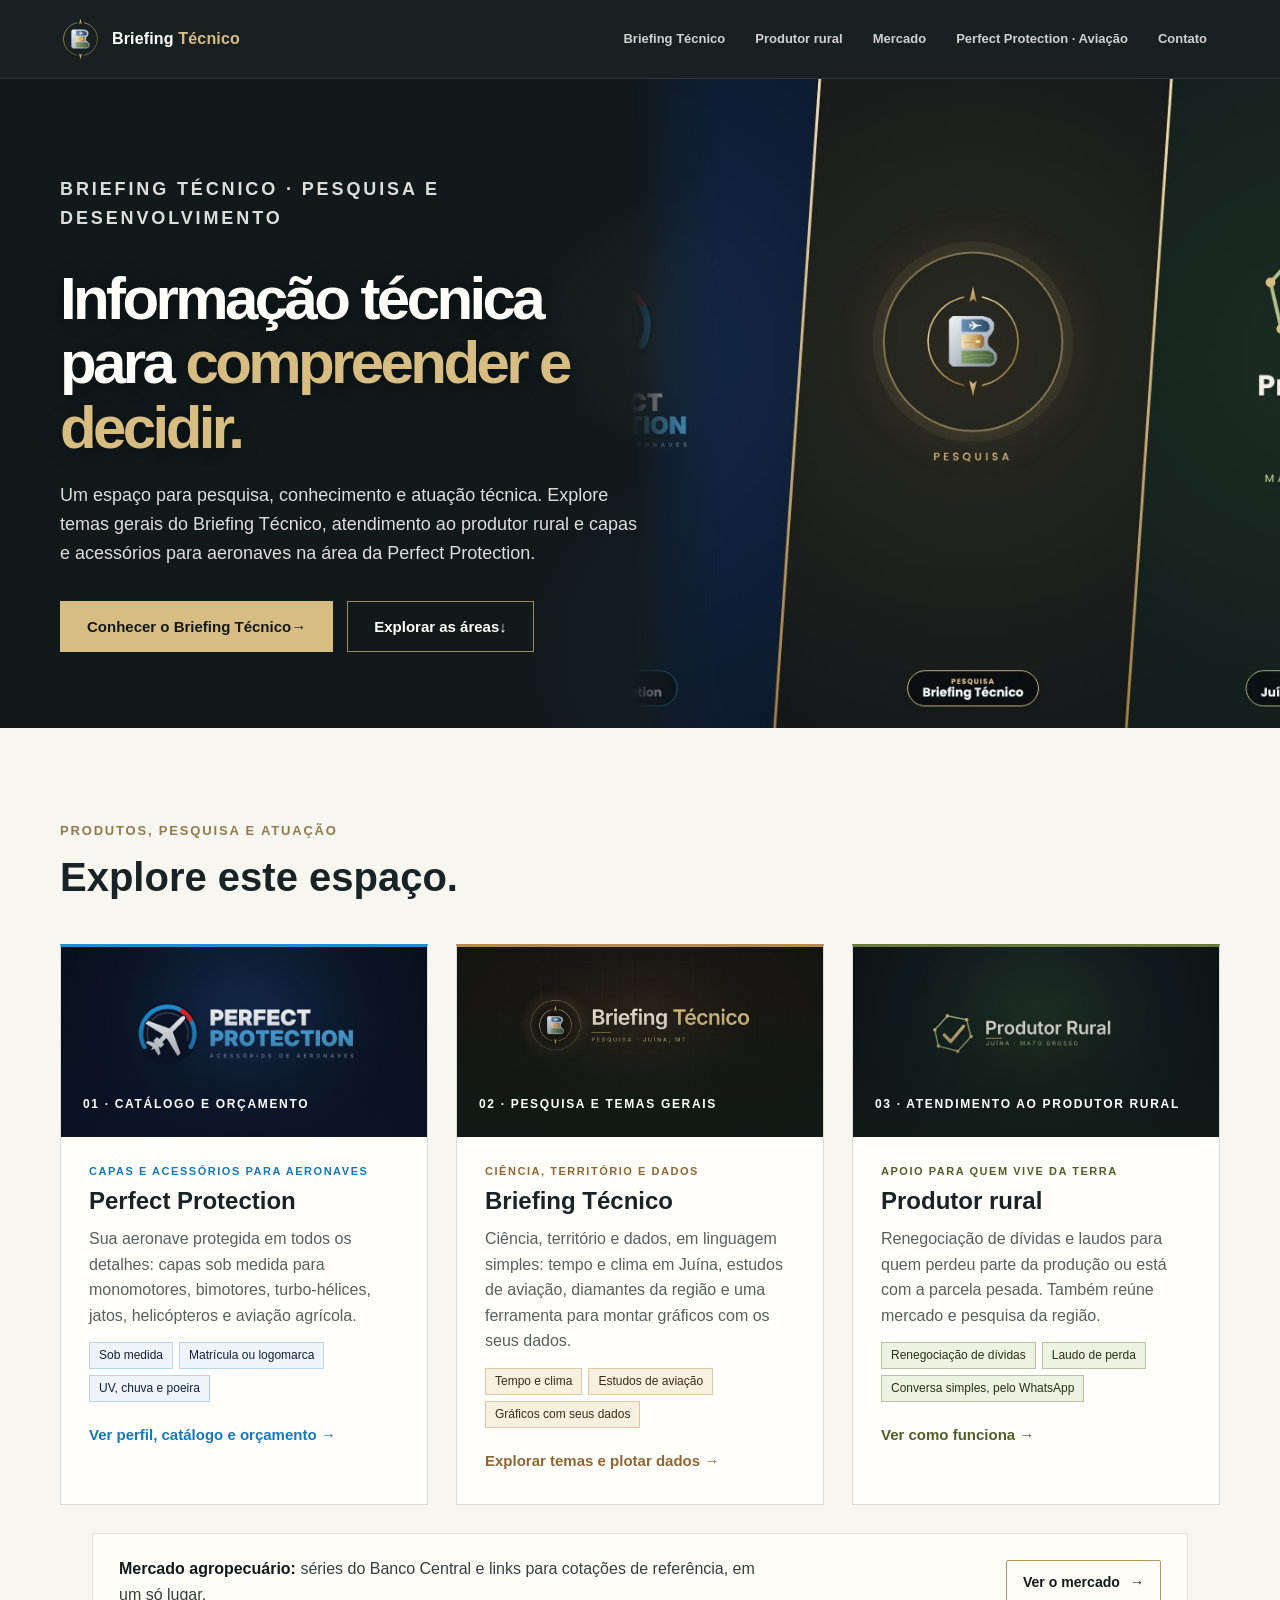
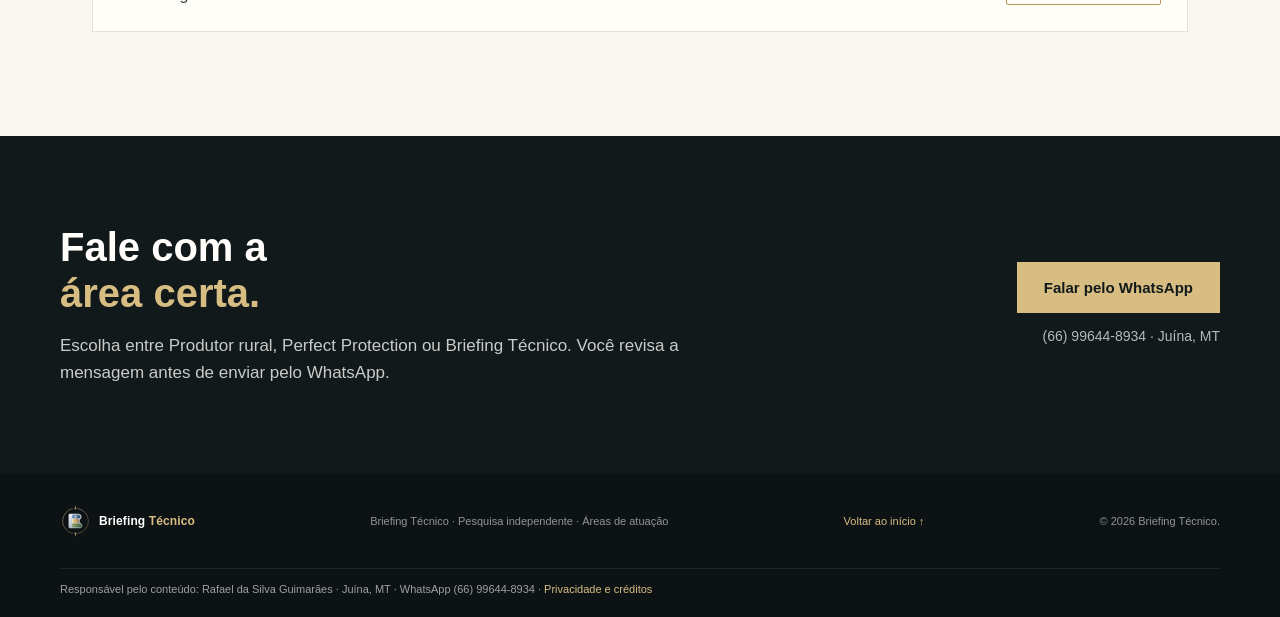
<file: index.html>
<!doctype html>
<html lang="pt-BR">
  <head>
    <meta charset="utf-8">
    <meta name="viewport" content="width=device-width, initial-scale=1">
    <meta name="theme-color" content="#11191b">
    <meta name="description" content="Briefing Técnico reúne três áreas independentes: atendimento ao produtor rural, Perfect Protection e pesquisa de interesse geral.">
    <title>Briefing Técnico · Áreas independentes</title>
    <link rel="icon" href="assets/brand/briefing-tecnico-marca.svg" type="image/svg+xml">
    <link rel="stylesheet" href="styles.css?v=nav-20261015">
    <link rel="stylesheet" href="navegacao.css?v=cards-20261027">
    <link rel="stylesheet" href="ajustes.css?v=20261021">
    <link rel="stylesheet" href="perfect-protection.css?v=perfil-20261027">
    <link rel="stylesheet" href="banners.css?v=20261027b">
    <link rel="stylesheet" href="atalhos.css?v=20261111">
    <script src="script.js?v=locations-br-20261022" defer></script>
    <script src="navegacao.js?v=nav-20261015" defer></script>
  </head>
  <body>
    <a class="skip-link" href="#conteudo">Pular para o conteúdo</a>
    <header class="site-header">
      <div class="container header-row">
        <a class="brand-lockup" href="index.html" aria-label="Briefing Técnico, página inicial">
          <img src="assets/brand/briefing-tecnico-marca.svg" alt="" width="44" height="46">
          <span>Briefing <strong>Técnico</strong></span>
        </a>
        <button class="menu-toggle" type="button" aria-expanded="false" aria-controls="main-navigation">
          <span>Assuntos</span><span class="menu-icon" aria-hidden="true"><i></i><i></i></span>
        </button>
        <nav class="main-nav" id="main-navigation" aria-label="Áreas principais">
          <a class="topico" href="briefing.html">Briefing Técnico</a>
          <a class="topico" href="produtor-rural.html">Produtor rural</a>
          <a class="topico" href="mercado.html">Mercado</a>
          <a class="topico" href="perfect-protection.html">Perfect Protection · Aviação</a>
          <a class="topico" href="#janela-contato">Contato</a>
        </nav>
      </div>
    </header>

  <section class="janela" id="janela-produtor" tabindex="-1" aria-labelledby="t-produtor" hidden>
      <div class="janela-topo">
        <span class="janela-rotulo">Produtor rural</span>
        <button class="janela-fechar" type="button" data-fechar aria-label="Fechar: Sou produtor rural">Fechar ×</button>
      </div>
      <h2 id="t-produtor">Sou produtor rural</h2>
      <p>Apoio para quem vive da terra. Primeiro organizamos a dívida; quando for preciso, um laudo mostra ao banco o que aconteceu.</p>
      <div class="janela-item">
        <h3>Renegociação de dívidas</h3>
        <p>Ajuste de prazos e condições junto ao banco ou à cooperativa. As regras dependem de cada instituição e do programa.</p>
      </div>
      <div class="janela-item">
        <h3>Perdeu parte da produção?</h3>
        <p>Laudo técnico que registra a perda causada por seca, excesso de chuva ou outro evento, com documentos, dados oficiais e visita à propriedade.</p>
      </div>
      <div class="janela-item">
        <h3>A parcela ficou pesada?</h3>
        <p>Laudo que mostra quanto a propriedade consegue pagar hoje, comparando receitas e custos.</p>
      </div>

      <a class="janela-acao" href="produtor-rural.html">Ver como funciona →</a>
  </section>
  <section class="janela" id="janela-aeronave" tabindex="-1" aria-labelledby="t-aeronave" hidden>
      <div class="janela-topo">
        <span class="janela-rotulo">Aviação</span>
        <button class="janela-fechar" type="button" data-fechar aria-label="Fechar: Tenho uma aeronave">Fechar ×</button>
      </div>
      <h2 id="t-aeronave">Tenho uma aeronave</h2>
      <p>Capas e acessórios de proteção sob medida para aeronaves. Consulte o catálogo Perfect Protection e peça um orçamento pelo WhatsApp.</p>
      <div class="janela-item">
        <h3>Capas sob medida</h3>
        <p>Feitas para o modelo da sua aeronave. O orçamento considera fabricante, modelo e os itens desejados.</p>
      </div>
      <div class="janela-item">
        <h3>Proteção para hélices</h3>
        <p>Kits com capas e acessórios apresentados no catálogo da Perfect Protection.</p>
      </div>
      <div class="janela-item">
        <h3>Como pedir</h3>
        <p>Envie o tipo e o modelo da aeronave pelo WhatsApp. A disponibilidade e o ajuste das peças são confirmados antes do orçamento.</p>
      </div>

      <a class="janela-acao" href="perfect-protection.html">Conhecer a Perfect Protection →</a>
  </section>
  <section class="janela" id="janela-tempo" tabindex="-1" aria-labelledby="t-tempo" hidden>
      <div class="janela-topo">
        <span class="janela-rotulo">Briefing Técnico</span>
        <button class="janela-fechar" type="button" data-fechar aria-label="Fechar: Tempo e clima no campo">Fechar ×</button>
      </div>
      <h2 id="t-tempo">Tempo e clima no campo</h2>
      <p>Previsão, clima observado, El Niño e o contexto da região estão no Briefing Técnico, com fontes e limites de uso identificados.</p>
      <a class="janela-acao" href="observatorio.html">Ver tempo e clima em Juína →</a>
  </section>
  <section class="janela" id="janela-pesquisa" tabindex="-1" aria-labelledby="t-pesquisa" hidden>
      <div class="janela-topo">
        <span class="janela-rotulo">Pesquisa por área</span>
        <button class="janela-fechar" type="button" data-fechar aria-label="Fechar: Cada assunto no seu espaço">Fechar ×</button>
      </div>
      <h2 id="t-pesquisa">Cada assunto no seu espaço</h2>
      <p>A navegação separa o produtor rural, os temas gerais e a Perfect Protection para facilitar a consulta.</p>
      <div class="janela-item">
        <h3><a href="produtor-rural.html">Pesquisa rural</a></h3>
        <p>Serviços técnicos, pesquisa rural e mercado agropecuário.</p>
      </div>
      <div class="janela-item">
        <h3><a href="briefing.html">Briefing Técnico · temas gerais</a></h3>
        <p>Tempo e clima, estudos de aviação, leituras de interesse geral e ferramenta local de plotagem de dados.</p>
      </div>
      <div class="janela-item">
        <h3><a href="perfect-protection.html">Perfect Protection · aviação</a></h3>
        <p>Catálogo de capas e acessórios para aeronaves.</p>
      </div>

      <a class="janela-acao" href="briefing.html">Abrir a pesquisa independente →</a>
  </section>
  <section class="janela" id="janela-glossario" tabindex="-1" aria-labelledby="t-glossario" hidden>
      <div class="janela-topo">
        <span class="janela-rotulo">Glossário técnico</span>
        <button class="janela-fechar" type="button" data-fechar aria-label="Fechar: Glossário técnico">Fechar ×</button>
      </div>
      <h2 id="t-glossario">Glossário técnico</h2>
      <p>O glossário técnico, as siglas e as orientações sobre serviços rurais ficam reunidos na área do produtor rural.</p>
      <a class="janela-acao" href="produtor-rural.html#duvidas">Ver o glossário completo →</a>
  </section>
  <section class="janela" id="janela-contato" tabindex="-1" aria-labelledby="t-contato" hidden>
      <div class="janela-topo">
        <span class="janela-rotulo">Contato</span>
        <button class="janela-fechar" type="button" data-fechar aria-label="Fechar: Conte-nos o que você está construindo">Fechar ×</button>
      </div>
      <h2 id="t-contato">Conte-nos o que você está construindo</h2>
      <p>Escolha o assunto e, se quiser, escreva uma mensagem. Não há backend nem armazenamento de dados neste site.</p>
      <form class="whatsapp-form" data-whatsapp-form>
                    <label for="contact-subject">Assunto</label>
                    <select id="contact-subject" name="subject" required>
                      <option value="Briefing Técnico · pesquisa de interesse geral">Briefing Técnico · pesquisa de interesse geral</option>
                      <option value="Produtor rural · laudos e renegociação">Produtor rural · laudos e renegociação</option>
                      <option value="Perfect Protection · aviação">Perfect Protection · aviação</option>
                    </select>
                    <label for="contact-message">Mensagem <span>(opcional)</span></label>
                    <textarea id="contact-message" name="message" rows="3" maxlength="500" placeholder="Escreva aqui, sem incluir dados pessoais sensíveis."></textarea>
                    <button class="button button-gold" type="submit">Continuar no WhatsApp <span aria-hidden="true">↗</span></button>
                  </form>
                  <p class="form-privacy">O WhatsApp abrirá uma mensagem preenchida para revisão antes do envio. Este site não armazena os dados. WhatsApp: (66) 99644-8934.</p>
                  <noscript><a class="inline-link" href="https://wa.me/5566996448934" target="_blank" rel="noopener noreferrer">Abrir conversa direta no WhatsApp ↗</a></noscript>

  </section>

    <main id="conteudo">
      <section class="capa capa-briefing capa-com-banner" aria-labelledby="capa-titulo">
        <picture>
          <source media="(max-width: 1000px)" srcset="assets/banners/banner-inicial-faixa.jpg?v=20261111b" width="1200" height="720">
          <source media="(max-width: 1240px)" srcset="assets/banners/banner-inicial-medio.jpg?v=20261111b" width="760" height="1000">
          <img class="capa-foto" src="assets/banners/banner-inicial.jpg?v=20261111b" alt="Marcas da Perfect Protection, do Briefing Técnico e do Produtor Rural, em três painéis" width="1000" height="1000">
        </picture>
        <div class="capa-veu" aria-hidden="true"></div>
        <div class="container">
          <div class="capa-texto">
            <p class="capa-kicker">Briefing Técnico · pesquisa e desenvolvimento</p>
            <h1 id="capa-titulo">Informação técnica<br>para <em>compreender e decidir.</em></h1>
            <p>Um espaço para pesquisa, conhecimento e atuação técnica. Explore temas gerais do Briefing Técnico, atendimento ao produtor rural e capas e acessórios para aeronaves na área da Perfect Protection.</p>
            <div class="capa-botoes">
              <a class="btn-ouro" href="briefing.html">Conhecer o Briefing Técnico <span aria-hidden="true">→</span></a>
              <a class="btn-linha" href="#portas-titulo">Explorar as áreas <span aria-hidden="true">↓</span></a>
            </div>
          </div>
        </div>
      </section>

      <section class="portas" aria-labelledby="portas-titulo">
        <div class="container">
          <p class="kicker">Produtos, pesquisa e atuação</p>
          <h2 id="portas-titulo">Explore este espaço.</h2>
          <div class="portas-grid">
            <a class="porta porta-pp" href="perfect-protection.html">
              <span class="porta-topo"><img src="assets/banners/card-perfect-protection.jpg?v=20261111b" alt="" width="900" height="450" loading="lazy"><span>01 · Catálogo e orçamento</span></span>
              <span class="porta-corpo">
                <span class="porta-marca">Capas e acessórios para aeronaves</span>
                <h3>Perfect Protection</h3>
                <p>Sua aeronave protegida em todos os detalhes: capas sob medida para monomotores, bimotores, turbo-hélices, jatos, helicópteros e aviação agrícola.</p>
                <span class="porta-tags"><span>Sob medida</span><span>Matrícula ou logomarca</span><span>UV, chuva e poeira</span></span>
                <span class="porta-seta">Ver perfil, catálogo e orçamento →</span>
              </span>
            </a>
            <a class="porta porta-bt" href="briefing.html">
              <span class="porta-topo"><img src="assets/banners/card-briefing-tecnico.jpg?v=20261111b" alt="" width="900" height="450" loading="lazy"><span>02 · Pesquisa e temas gerais</span></span>
              <span class="porta-corpo">
                <span class="porta-marca">Ciência, território e dados</span>
                <h3>Briefing Técnico</h3>
                <p>Ciência, território e dados, em linguagem simples: tempo e clima em Juína, estudos de aviação, diamantes da região e uma ferramenta para montar gráficos com os seus dados.</p>
                <span class="porta-tags"><span>Tempo e clima</span><span>Estudos de aviação</span><span>Gráficos com seus dados</span></span>
                <span class="porta-seta">Explorar temas e plotar dados →</span>
              </span>
            </a>
            <a class="porta porta-pr" href="produtor-rural.html">
              <span class="porta-topo"><img src="assets/banners/card-produtor-rural.jpg?v=20261111b" alt="" width="900" height="450" loading="lazy"><span>03 · Atendimento ao produtor rural</span></span>
              <span class="porta-corpo">
                <span class="porta-marca">Apoio para quem vive da terra</span>
                <h3>Produtor rural</h3>
                <p>Renegociação de dívidas e laudos para quem perdeu parte da produção ou está com a parcela pesada. Também reúne mercado e pesquisa da região.</p>
                <span class="porta-tags"><span>Renegociação de dívidas</span><span>Laudo de perda</span><span>Conversa simples, pelo WhatsApp</span></span>
                <span class="porta-seta">Ver como funciona →</span>
              </span>
            </a>
          </div>
          <div class="atalhos-faixa atalhos-faixa-inicio">
            <div class="container">
              <p><strong>Mercado agropecuário:</strong> séries do Banco Central e links para cotações de referência, em um só lugar.</p>
              <a class="atalho-botao claro" href="mercado.html">Ver o mercado <span aria-hidden="true">→</span></a>
            </div>
          </div>
        </div>
      </section>

      <section class="faixa-contato" aria-labelledby="contato-titulo">
        <div class="container">
          <div>
            <h2 id="contato-titulo">Fale com a<br><em>área certa.</em></h2>
            <p>Escolha entre Produtor rural, Perfect Protection ou Briefing Técnico. Você revisa a mensagem antes de enviar pelo WhatsApp.</p>
          </div>
          <div class="faixa-contato-acao">
            <button class="btn-ouro" type="button" data-janela="contato" aria-controls="janela-contato" aria-expanded="false">Falar pelo WhatsApp</button>
            <span>(66) 99644-8934 · Juína, MT</span>
          </div>
        </div>
      </section>
    </main>

    <footer class="site-footer">
      <div class="container footer-row">
        <a class="brand-lockup footer-lockup" href="index.html">
          <img src="assets/brand/briefing-tecnico-marca.svg" alt="" width="34" height="36" loading="lazy">
          <span>Briefing <strong>Técnico</strong></span>
        </a>
        <p>Briefing Técnico · Pesquisa independente · Áreas de atuação</p>
        <a href="#conteudo">Voltar ao início ↑</a>
        <small>© <span data-year>2026</span> Briefing Técnico.</small>
      </div>
      <div class="container rodape-legal">
        <p>Responsável pelo conteúdo: Rafael da Silva Guimarães · Juína, MT · WhatsApp (66) 99644-8934 · <a href="privacidade.html">Privacidade e créditos</a></p>
      </div>
    </footer>
  </body>
</html>
</file>
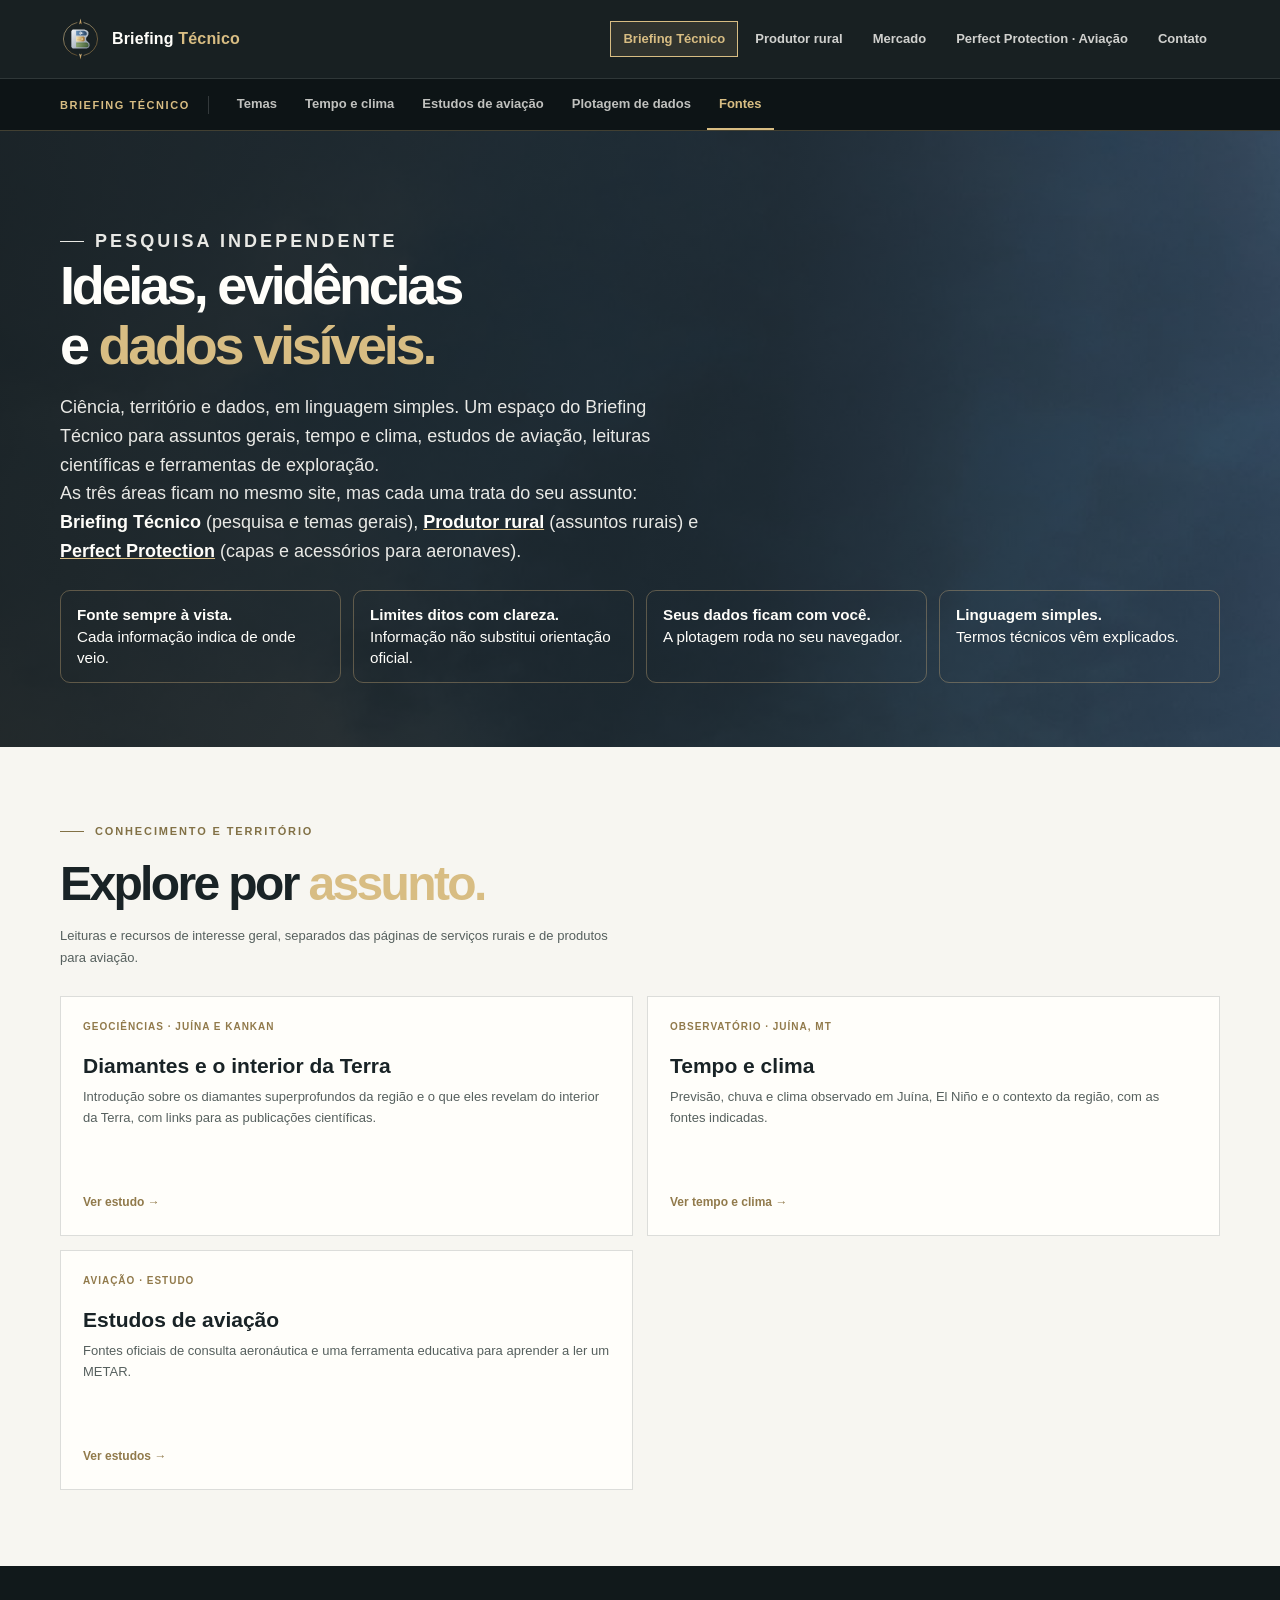
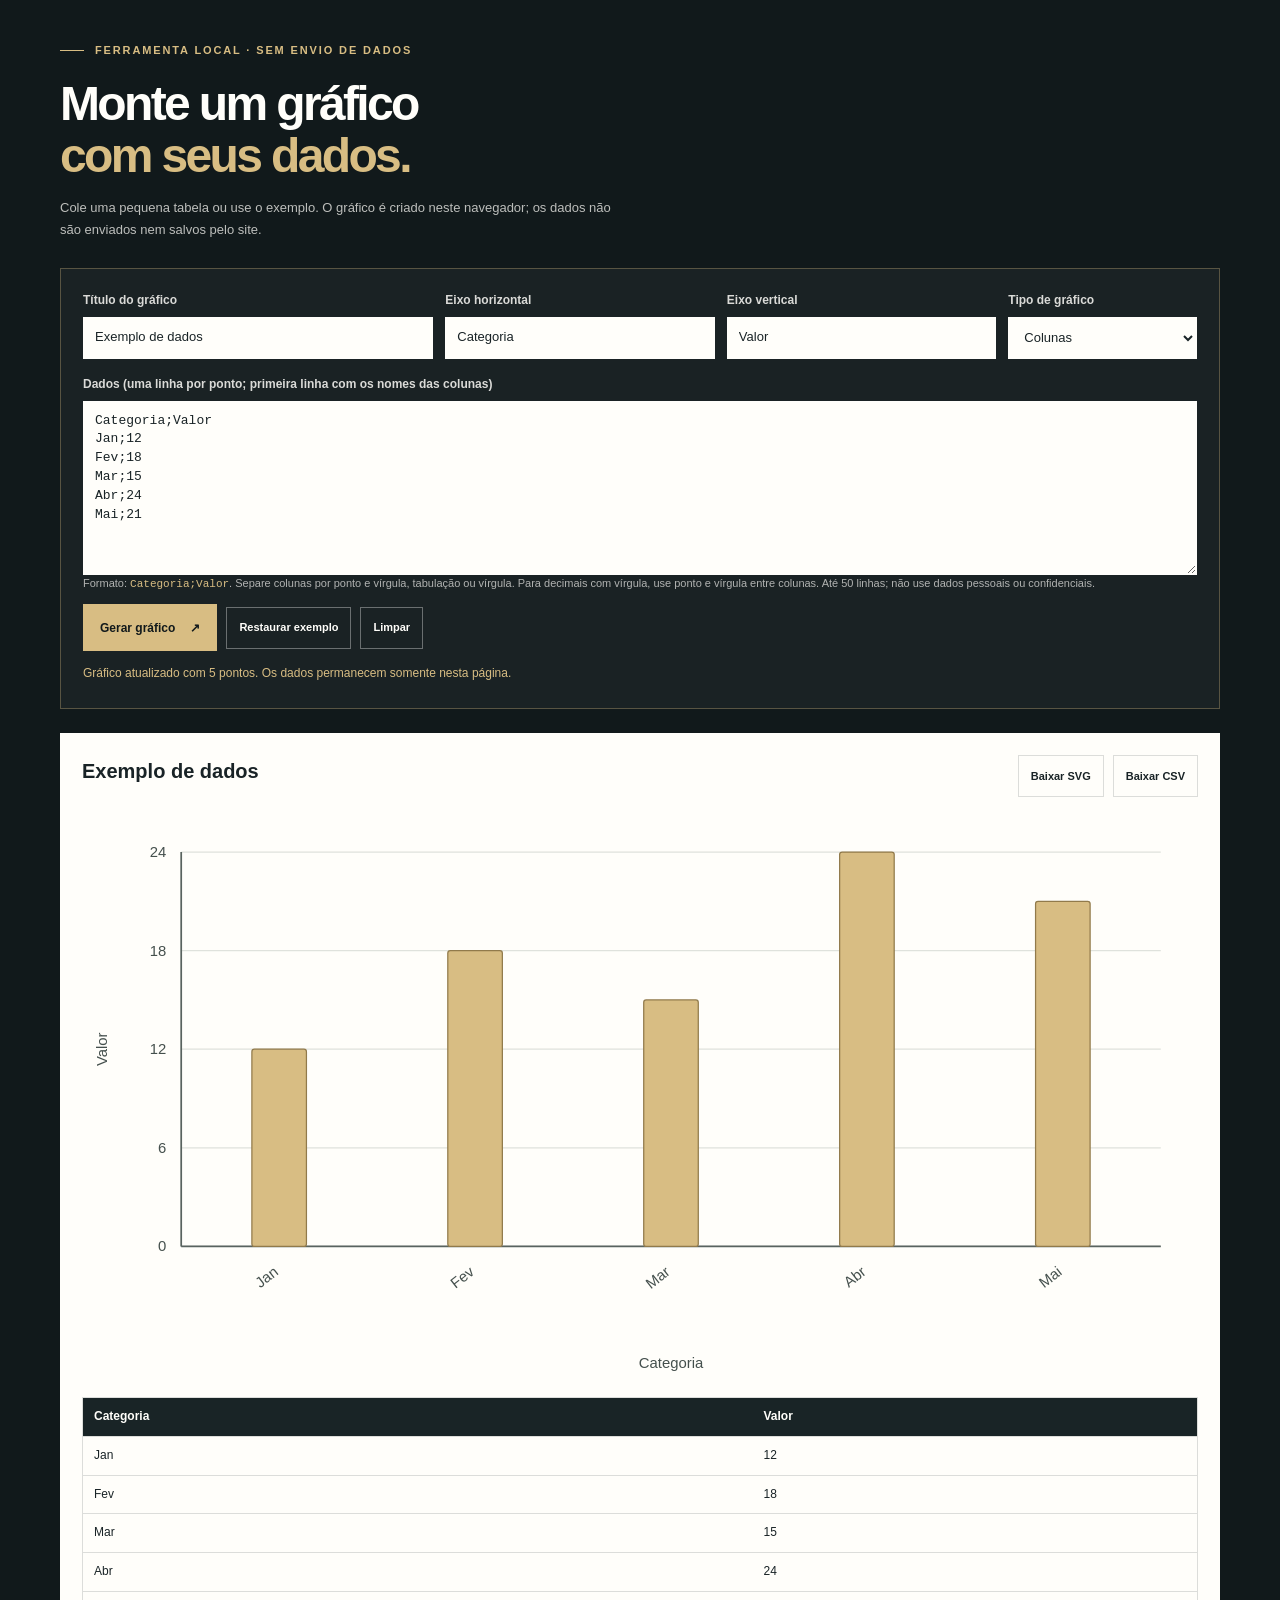
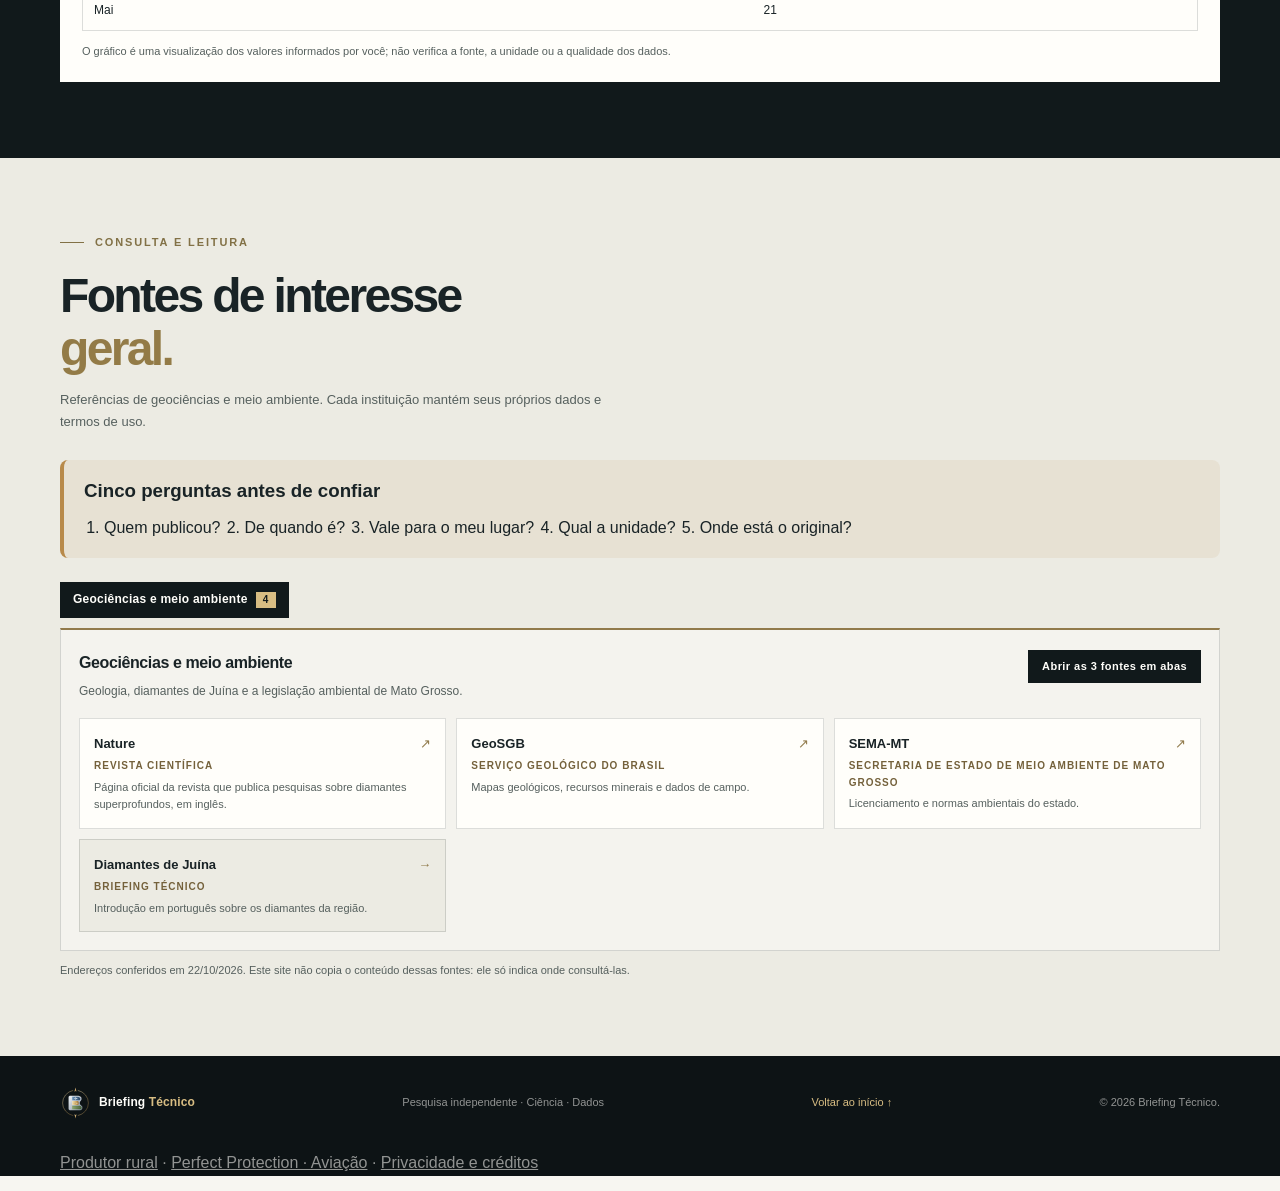
<file: briefing.html>
<!doctype html>
<html lang="pt-BR">
  <head>
    <meta charset="utf-8">
    <meta name="viewport" content="width=device-width, initial-scale=1">
    <meta name="theme-color" content="#11191b">
    <meta name="description" content="Briefing Técnico: ciência, território e ferramentas para organizar e visualizar dados, com fontes e limites claramente identificados.">
    <title>Briefing Técnico · Pesquisa e interesses</title>
    <link rel="icon" href="assets/brand/briefing-tecnico-marca.svg" type="image/svg+xml">
    <link rel="stylesheet" href="styles.css?v=briefing-areas-20261026">
    <link rel="stylesheet" href="navegacao.css?v=briefing-areas-20261026">
    <link rel="stylesheet" href="pesquisa-abas.css?v=briefing-fontes-20261026">
    <link rel="stylesheet" href="plotagem.css?v=capa-20261027c">
    <script src="script.js?v=locations-br-20261022" defer></script>
    <script src="navegacao.js?v=briefing-areas-20261026" defer></script>
    <script src="data/fontes-pesquisa.js?v=briefing-fontes-20261026" defer></script>
    <script src="pesquisa-abas.js?v=briefing-fontes-20261026" defer></script>
    <script src="plotagem.js?v=plotagem-20261026" defer></script>
  </head>
  <body data-fontes="briefing">
    <a class="skip-link" href="#conteudo">Pular para o conteúdo</a>
    <header class="site-header">
      <div class="container header-row">
        <a class="brand-lockup" href="index.html" aria-label="Briefing Técnico, página inicial">
          <img src="assets/brand/briefing-tecnico-marca.svg" alt="" width="44" height="46">
          <span>Briefing <strong>Técnico</strong></span>
        </a>
        <button class="menu-toggle" type="button" aria-expanded="false" aria-controls="main-navigation">
          <span>Áreas</span><span class="menu-icon" aria-hidden="true"><i></i><i></i></span>
        </button>
        <nav class="main-nav" id="main-navigation" aria-label="Áreas principais">
          <a class="topico" href="briefing.html" aria-current="page">Briefing Técnico</a>
          <a class="topico" href="produtor-rural.html">Produtor rural</a>
          <a class="topico" href="mercado.html">Mercado</a>
          <a class="topico" href="perfect-protection.html">Perfect Protection · Aviação</a>
          <a class="topico" href="index.html#janela-contato">Contato</a>
        </nav>
      </div>
    </header>

    <nav class="local-nav" aria-label="Seções do Briefing Técnico">
      <div class="container local-nav-row">
        <span class="local-nav-title">Briefing Técnico</span>
        <a href="#interesses">Temas</a>
        <a href="observatorio.html">Tempo e clima</a>
        <a href="observatorio.html#estudos-aviacao">Estudos de aviação</a>
        <a href="#plotagem">Plotagem de dados</a>
        <a href="#fontes">Fontes</a>
      </div>
    </nav>

    <main id="conteudo">
      <section class="pesquisa-abertura briefing-opening briefing-com-capa" aria-labelledby="briefing-title">
        <img class="briefing-capa-foto" src="assets/briefing-capa.jpg" alt="" width="1600" height="640" fetchpriority="high">
        <div class="container">
          <p class="eyebrow"><span></span> Pesquisa independente</p>
          <h1 id="briefing-title">Ideias, evidências<br>e <em>dados visíveis.</em></h1>
          <p>Ciência, território e dados, em linguagem simples. Um espaço do Briefing Técnico para assuntos gerais, tempo e clima, estudos de aviação, leituras científicas e ferramentas de exploração.</p>
          <p>As três áreas ficam no mesmo site, mas cada uma trata do seu assunto: <strong>Briefing Técnico</strong> (pesquisa e temas gerais), <a href="produtor-rural.html"><strong>Produtor rural</strong></a> (assuntos rurais) e <a href="perfect-protection.html"><strong>Perfect Protection</strong></a> (capas e acessórios para aeronaves).</p>
          <ul class="briefing-principles" aria-label="Princípios do Briefing Técnico">
            <li><b>Fonte sempre à vista.</b> Cada informação indica de onde veio.</li>
            <li><b>Limites ditos com clareza.</b> Informação não substitui orientação oficial.</li>
            <li><b>Seus dados ficam com você.</b> A plotagem roda no seu navegador.</li>
            <li><b>Linguagem simples.</b> Termos técnicos vêm explicados.</li>
          </ul>
        </div>
      </section>

      <section class="briefing-interests" id="interesses" aria-labelledby="interests-title">
        <div class="container">
          <div class="section-heading">
            <p class="eyebrow eyebrow-light"><span></span> Conhecimento e território</p>
            <h2 id="interests-title">Explore por <em>assunto.</em></h2>
            <p>Leituras e recursos de interesse geral, separados das páginas de serviços rurais e de produtos para aviação.</p>
          </div>
          <div class="briefing-topic-grid">
            <a class="briefing-topic" href="diamantes.html">
              <span>Geociências · Juína e Kankan</span>
              <h3>Diamantes e o interior da Terra</h3>
              <p>Introdução sobre os diamantes superprofundos da região e o que eles revelam do interior da Terra, com links para as publicações científicas.</p>
              <strong>Ver estudo <span aria-hidden="true">→</span></strong>
            </a>
                      <a class="briefing-topic" href="observatorio.html">
              <span>Observatório · Juína, MT</span>
              <h3>Tempo e clima</h3>
              <p>Previsão, chuva e clima observado em Juína, El Niño e o contexto da região, com as fontes indicadas.</p>
              <strong>Ver tempo e clima <span aria-hidden="true">→</span></strong>
            </a>
            <a class="briefing-topic" href="observatorio.html#estudos-aviacao">
              <span>Aviação · Estudo</span>
              <h3>Estudos de aviação</h3>
              <p>Fontes oficiais de consulta aeronáutica e uma ferramenta educativa para aprender a ler um METAR.</p>
              <strong>Ver estudos <span aria-hidden="true">→</span></strong>
            </a>
          </div>
        </div>
      </section>

      <section class="plotter-section" id="plotagem" aria-labelledby="plotter-title">
        <div class="container">
          <div class="section-heading">
            <p class="eyebrow"><span></span> Ferramenta local · sem envio de dados</p>
            <h2 id="plotter-title">Monte um gráfico<br><em>com seus dados.</em></h2>
            <p>Cole uma pequena tabela ou use o exemplo. O gráfico é criado neste navegador; os dados não são enviados nem salvos pelo site.</p>
          </div>
          <form class="plotter-form" data-plotter-form>
            <div class="plotter-fields">
              <label for="plotter-title-input">Título do gráfico
                <input id="plotter-title-input" name="chartTitle" type="text" maxlength="90" value="Exemplo de dados" autocomplete="off">
              </label>
              <label for="plotter-x-label">Eixo horizontal
                <input id="plotter-x-label" name="xLabel" type="text" maxlength="40" value="Categoria" autocomplete="off">
              </label>
              <label for="plotter-y-label">Eixo vertical
                <input id="plotter-y-label" name="yLabel" type="text" maxlength="40" value="Valor" autocomplete="off">
              </label>
              <label for="plotter-type">Tipo de gráfico
                <select id="plotter-type" name="chartType">
                  <option value="bar">Colunas</option>
                  <option value="line">Linha</option>
                </select>
              </label>
            </div>
            <label class="plotter-data-label" for="plotter-data">Dados (uma linha por ponto; primeira linha com os nomes das colunas)
              <textarea id="plotter-data" name="data" rows="8" spellcheck="false" autocapitalize="off" autocomplete="off" aria-describedby="plotter-help">Categoria;Valor
Jan;12
Fev;18
Mar;15
Abr;24
Mai;21</textarea>
            </label>
            <p class="plotter-help" id="plotter-help">Formato: <code>Categoria;Valor</code>. Separe colunas por ponto e vírgula, tabulação ou vírgula. Para decimais com vírgula, use ponto e vírgula entre colunas. Até 50 linhas; não use dados pessoais ou confidenciais.</p>
            <div class="plotter-actions">
              <button class="button button-gold" type="submit">Gerar gráfico <span aria-hidden="true">↗</span></button>
              <button class="plotter-secondary" type="button" data-plotter-sample>Restaurar exemplo</button>
              <button class="plotter-secondary" type="button" data-plotter-clear>Limpar</button>
            </div>
            <p class="plotter-status" data-plotter-status role="status" aria-live="polite">Exibindo dados de exemplo.</p>
          </form>
          <div class="plotter-result" data-plotter-result>
            <div class="plotter-result-head">
              <h3 data-plotter-heading>Exemplo de dados</h3>
              <div class="plotter-downloads">
                <button type="button" class="plotter-secondary" data-plotter-download-svg>Baixar SVG</button>
                <button type="button" class="plotter-secondary" data-plotter-download-csv>Baixar CSV</button>
              </div>
            </div>
            <div class="plotter-chart" data-plotter-chart aria-label="Gráfico de exemplo"></div>
            <div class="plotter-table-wrap">
              <table class="plotter-table">
                <caption class="visually-hidden">Dados representados no gráfico</caption>
                <thead><tr><th scope="col" data-plotter-x-head>Categoria</th><th scope="col" data-plotter-y-head>Valor</th></tr></thead>
                <tbody data-plotter-table></tbody>
              </table>
            </div>
            <p class="plotter-note">O gráfico é uma visualização dos valores informados por você; não verifica a fonte, a unidade ou a qualidade dos dados.</p>
          </div>
        </div>
      </section>

      <section class="briefing-sources section-light" id="fontes" aria-labelledby="briefing-sources-title">
        <div class="container">
          <div class="section-heading">
            <p class="eyebrow eyebrow-light"><span></span> Consulta e leitura</p>
            <h2 id="briefing-sources-title">Fontes de interesse<br><em>geral.</em></h2>
            <p>Referências de geociências e meio ambiente. Cada instituição mantém seus próprios dados e termos de uso.</p>
          </div>
          <div class="briefing-questions">
            <h3>Cinco perguntas antes de confiar</h3>
            <ol>
              <li>Quem publicou?</li>
              <li>De quando é?</li>
              <li>Vale para o meu lugar?</li>
              <li>Qual a unidade?</li>
              <li>Onde está o original?</li>
            </ol>
          </div>
          <div class="research-tabs" id="abas-pesquisa">
            <noscript><p>Ative o JavaScript para exibir a lista de fontes. Os temas e a ferramenta de gráfico dependem de JavaScript.</p></noscript>
          </div>
        </div>
      </section>
    </main>

    <footer class="site-footer">
      <div class="container footer-row">
        <a class="brand-lockup footer-lockup" href="index.html">
          <img src="assets/brand/briefing-tecnico-marca.svg" alt="" width="34" height="36" loading="lazy">
          <span>Briefing <strong>Técnico</strong></span>
        </a>
        <p>Pesquisa independente · Ciência · Dados</p>
        <a href="#conteudo">Voltar ao início ↑</a>
        <small>© <span data-year>2026</span> Briefing Técnico.</small>
      </div>
      <div class="container rodape-legal">
        <p><a href="produtor-rural.html">Produtor rural</a> · <a href="perfect-protection.html">Perfect Protection · Aviação</a> · <a href="privacidade.html">Privacidade e créditos</a></p>
      </div>
    </footer>
  </body>
</html>
</file>
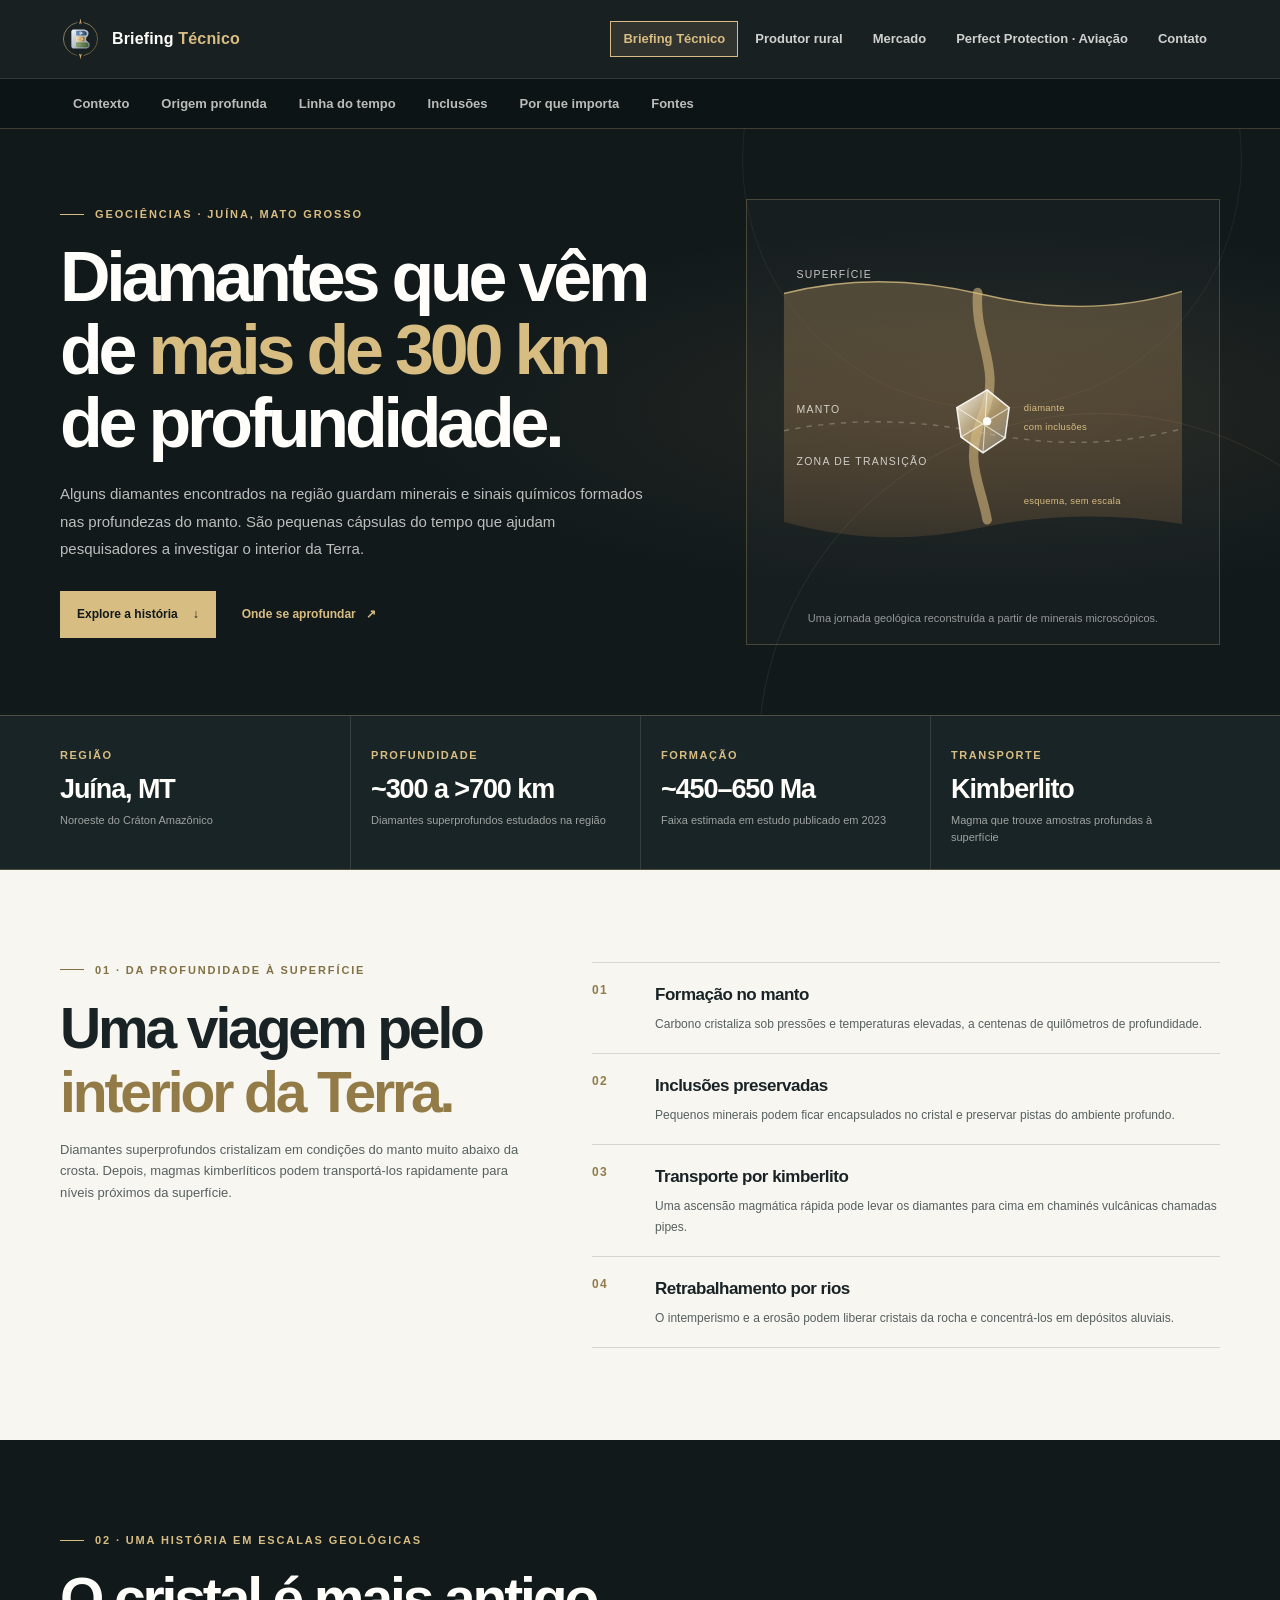
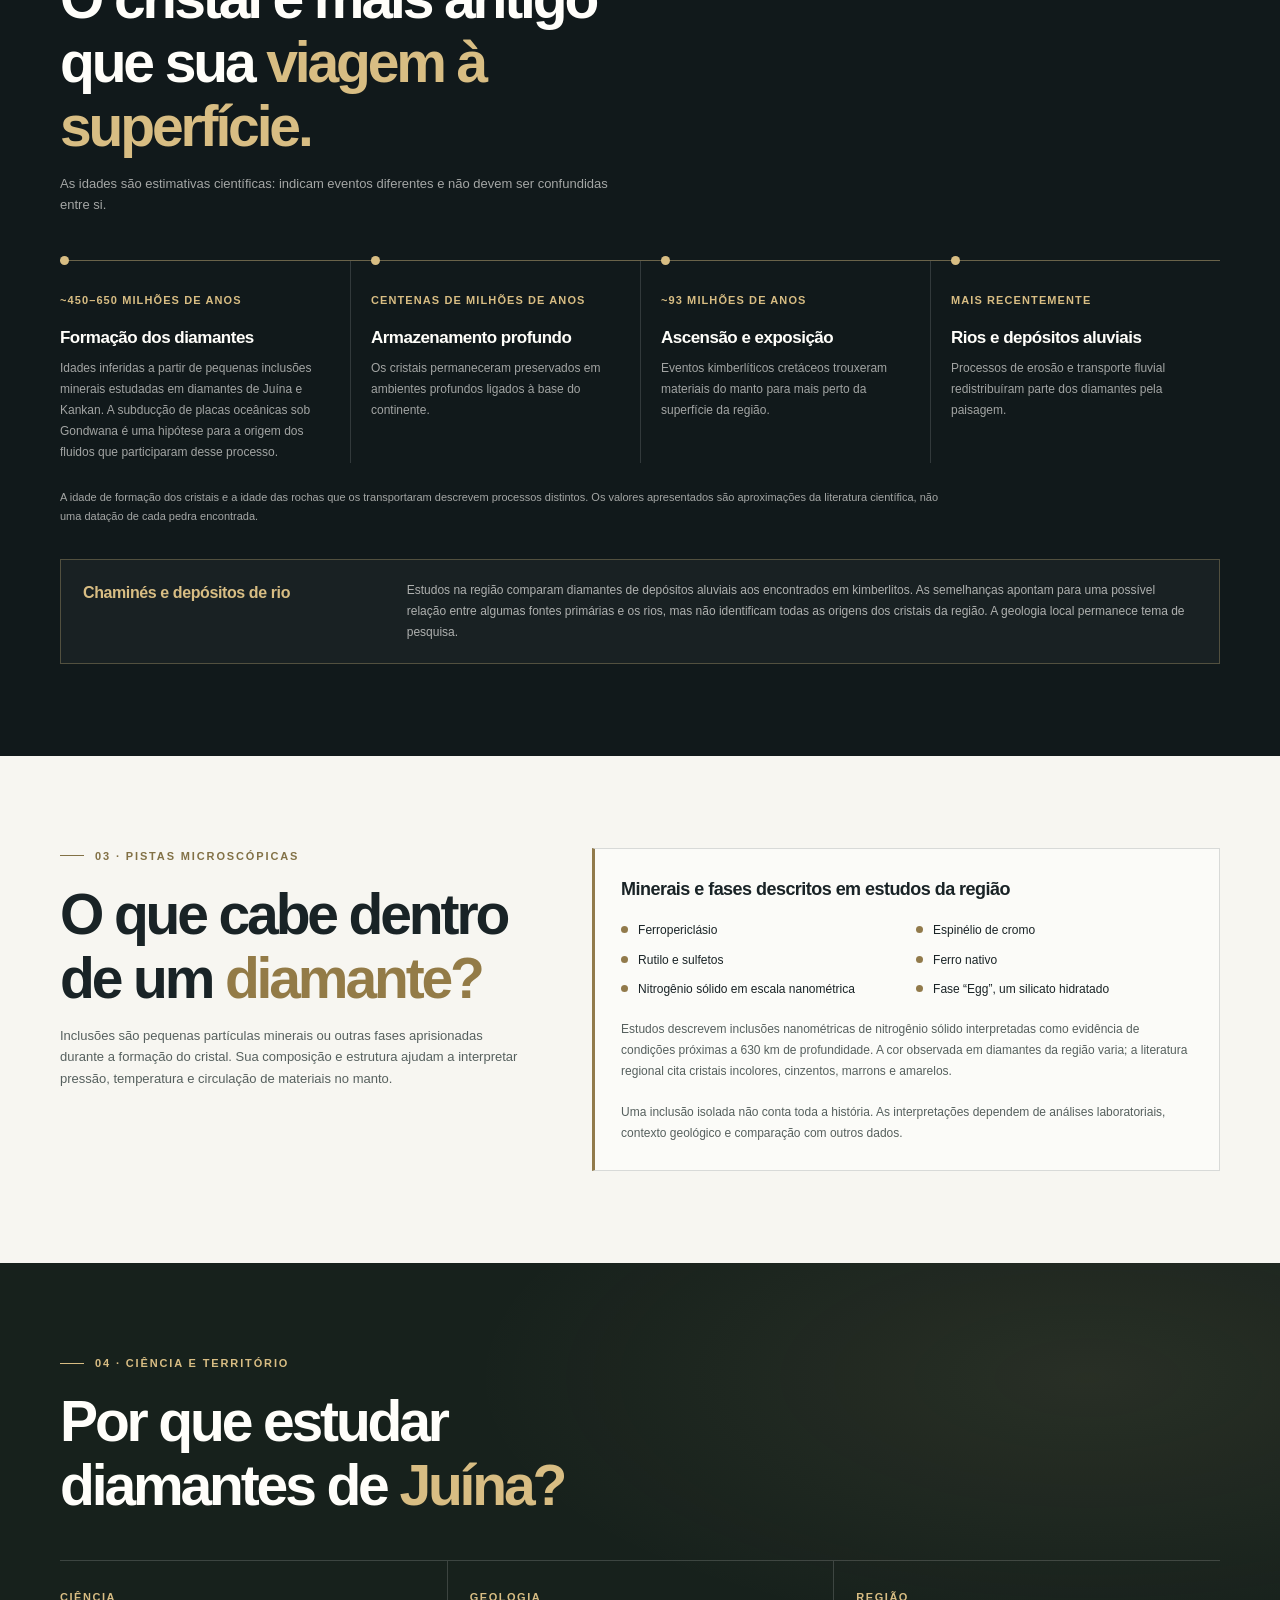
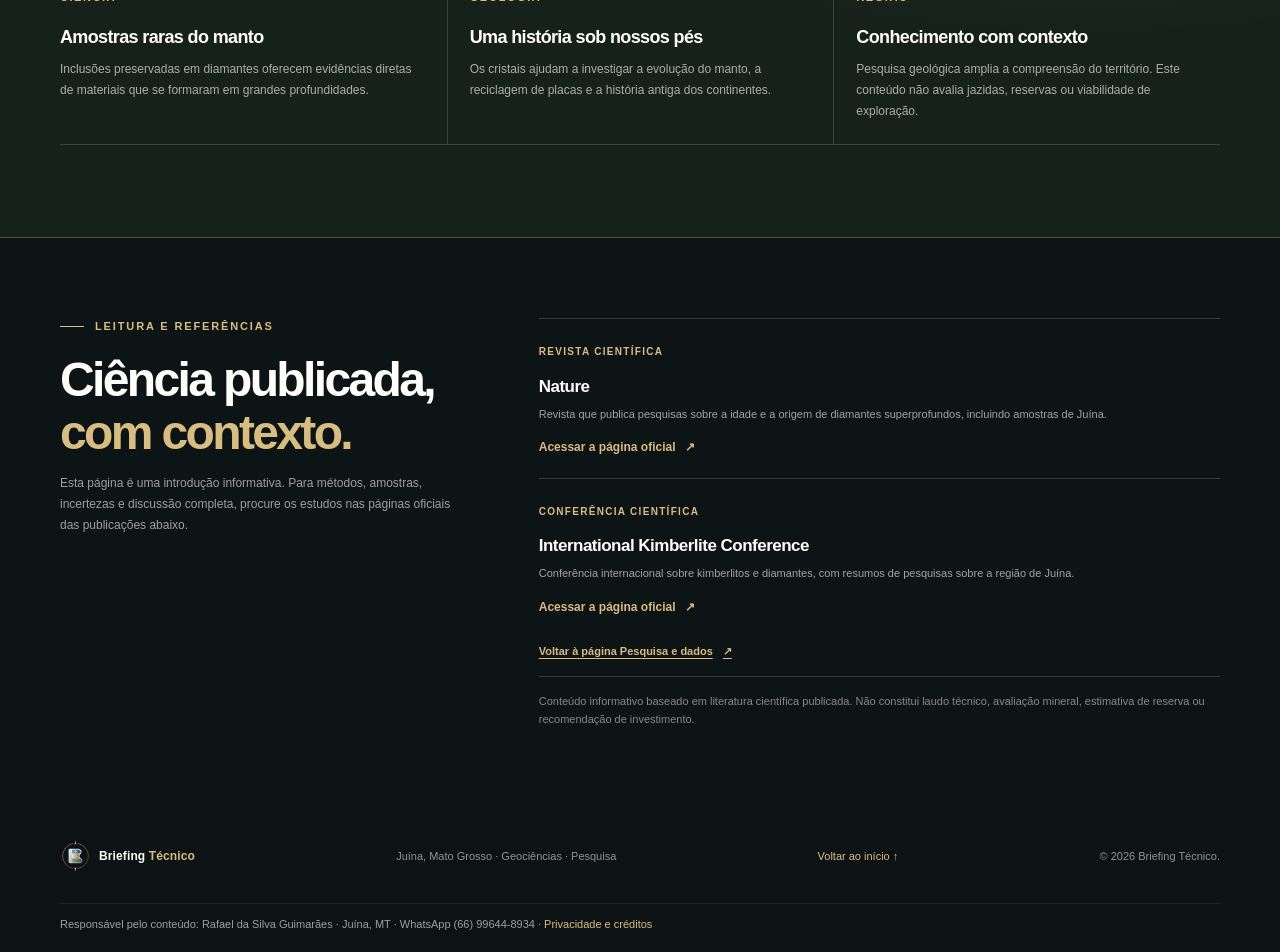
<file: diamantes.html>
<!doctype html>
<html lang="pt-BR">
  <head>
    <meta charset="utf-8">
    <meta name="viewport" content="width=device-width, initial-scale=1">
    <meta name="theme-color" content="#11191b">
    <meta name="description" content="Conheça os diamantes superprofundos de Juína, MT: sua origem no manto, as inclusões minerais e o que revelam sobre a história do interior da Terra.">
    <title>Diamantes de Juína · Geociências | Briefing Técnico</title>
    <link rel="icon" href="assets/brand/briefing-tecnico-marca.svg" type="image/svg+xml">
    <link rel="stylesheet" href="styles.css?v=nav-20261015">
    <link rel="stylesheet" href="navegacao.css?v=nav-20261015">
    <link rel="stylesheet" href="ajustes.css?v=20261021">
    <script src="script.js?v=locations-br-20261022" defer></script>
    <script src="navegacao.js?v=nav-20261015" defer></script>
  </head>
  <body class="diamond-page">
    <a class="skip-link" href="#conteudo">Pular para o conteúdo</a>
    <header class="site-header">
      <div class="container header-row">
        <a class="brand-lockup" href="index.html" aria-label="Briefing Técnico, página inicial">
          <img src="assets/brand/briefing-tecnico-marca.svg" alt="" width="44" height="46">
          <span>Briefing <strong>Técnico</strong></span>
        </a>
        <button class="menu-toggle" type="button" aria-expanded="false" aria-controls="main-navigation">
          <span>Menu</span><span class="menu-icon" aria-hidden="true"><i></i><i></i></span>
        </button>
        <nav class="main-nav" id="main-navigation" aria-label="Áreas principais">
  <a class="topico" href="briefing.html" aria-current="page">Briefing Técnico</a>
  <a class="topico" href="produtor-rural.html">Produtor rural</a>
          <a class="topico" href="mercado.html">Mercado</a>
  <a class="topico" href="perfect-protection.html">Perfect Protection · Aviação</a>
  <a class="topico" href="index.html#janela-contato">Contato</a>
</nav>
      </div>
    </header>

    <nav class="diamond-subnav" aria-label="Seções sobre os diamantes de Juína">
      <div class="container diamond-subnav-row">
        <a href="#contexto">Contexto</a>
        <a href="#origem">Origem profunda</a>
        <a href="#tempo">Linha do tempo</a>
        <a href="#inclusoes">Inclusões</a>
        <a href="#importancia">Por que importa</a>
        <a href="#fontes">Fontes</a>
      </div>
    </nav>

    <main id="conteudo">
      <section class="diamond-hero" id="contexto">
        <div class="diamond-hero-glow" aria-hidden="true"></div>
        <div class="container diamond-hero-grid">
          <div class="diamond-hero-copy">
            <p class="eyebrow"><span></span> Geociências · Juína, Mato Grosso</p>
            <h1>Diamantes que vêm de <em>mais de 300 km</em> de profundidade.</h1>
            <p class="diamond-lede">Alguns diamantes encontrados na região guardam minerais e sinais químicos formados nas profundezas do manto. São pequenas cápsulas do tempo que ajudam pesquisadores a investigar o interior da Terra.</p>
            <div class="hero-actions">
              <a class="button button-gold" href="#origem">Explore a história <span aria-hidden="true">↓</span></a>
              <a class="inline-link" href="#fontes">Onde se aprofundar <span aria-hidden="true">↗</span></a>
            </div>
          </div>
          <figure class="diamond-depth-figure">
            <svg viewBox="0 0 420 360" role="img" aria-labelledby="diamond-diagram-title diamond-diagram-desc">
              <title id="diamond-diagram-title">Esquema conceitual do interior da Terra e de um diamante</title>
              <desc id="diamond-diagram-desc">Camadas esquemáticas indicam a superfície, o manto superior e a zona de transição. Um diamante representa uma amostra formada em profundidade e trazida à superfície por magma kimberlítico. O desenho não está em escala.</desc>
              <defs>
                <linearGradient id="mantle-gradient" x1="0" x2="0" y1="0" y2="1">
                  <stop offset="0" stop-color="#78684a" stop-opacity=".56"/>
                  <stop offset="1" stop-color="#c98f56" stop-opacity=".16"/>
                </linearGradient>
                <linearGradient id="diamond-gradient" x1="0" x2="1" y1="0" y2="1">
                  <stop offset="0" stop-color="#fffefa" stop-opacity=".95"/>
                  <stop offset=".55" stop-color="#d8bd83" stop-opacity=".62"/>
                  <stop offset="1" stop-color="#fffefa" stop-opacity=".2"/>
                </linearGradient>
              </defs>
              <path class="diamond-layer" d="M20 74 Q110 51 210 75 T400 72 L400 294 Q300 278 205 298 T20 292Z" fill="url(#mantle-gradient)"/>
              <path class="diamond-layer-line" d="M20 74 Q110 51 210 75 T400 72"/>
              <path class="diamond-layer-line diamond-layer-line-soft" d="M20 205 Q110 187 210 207 T400 203"/>
              <path class="diamond-kimberlite" d="M205 73 C201 118 229 145 210 190 S207 252 214 290"/>
              <path class="diamond-crystal" d="M214 166 L235 183 L231 212 L210 226 L189 211 L185 183 Z"/>
              <path class="diamond-crystal-facet" d="M214 166 L210 226 M185 183 L231 212 M235 183 L189 211"/>
              <circle class="diamond-origin-dot" cx="214" cy="196" r="4"/>
              <text class="diamond-diagram-label" x="32" y="59">SUPERFÍCIE</text>
              <text class="diamond-diagram-label" x="32" y="188">MANTO</text>
              <text class="diamond-diagram-label" x="32" y="238">ZONA DE TRANSIÇÃO</text>
              <text class="diamond-diagram-note" x="249" y="186">diamante</text>
              <text class="diamond-diagram-note" x="249" y="204">com inclusões</text>
              <text class="diamond-diagram-note" x="249" y="275">esquema, sem escala</text>
            </svg>
            <figcaption>Uma jornada geológica reconstruída a partir de minerais microscópicos.</figcaption>
          </figure>
        </div>
      </section>

      <section class="diamond-facts" aria-label="Diamantes de Juína em resumo">
        <div class="container diamond-facts-grid">
          <article><span>Região</span><strong>Juína, MT</strong><p>Noroeste do Cráton Amazônico</p></article>
          <article><span>Profundidade</span><strong>~300 a &gt;700 km</strong><p>Diamantes superprofundos estudados na região</p></article>
          <article><span>Formação</span><strong>~450–650 Ma</strong><p>Faixa estimada em estudo publicado em 2023</p></article>
          <article><span>Transporte</span><strong>Kimberlito</strong><p>Magma que trouxe amostras profundas à superfície</p></article>
        </div>
      </section>

      <section class="diamond-section section-light" id="origem" aria-labelledby="diamond-origin-title">
        <div class="container diamond-story-grid">
          <div class="section-heading">
            <p class="eyebrow eyebrow-light"><span></span> 01 · Da profundidade à superfície</p>
            <h2 id="diamond-origin-title">Uma viagem pelo <em>interior da Terra.</em></h2>
            <p>Diamantes superprofundos cristalizam em condições do manto muito abaixo da crosta. Depois, magmas kimberlíticos podem transportá-los rapidamente para níveis próximos da superfície.</p>
          </div>
          <div class="diamond-process">
            <article><span>01</span><div><h3>Formação no manto</h3><p>Carbono cristaliza sob pressões e temperaturas elevadas, a centenas de quilômetros de profundidade.</p></div></article>
            <article><span>02</span><div><h3>Inclusões preservadas</h3><p>Pequenos minerais podem ficar encapsulados no cristal e preservar pistas do ambiente profundo.</p></div></article>
            <article><span>03</span><div><h3>Transporte por kimberlito</h3><p>Uma ascensão magmática rápida pode levar os diamantes para cima em chaminés vulcânicas chamadas pipes.</p></div></article>
            <article><span>04</span><div><h3>Retrabalhamento por rios</h3><p>O intemperismo e a erosão podem liberar cristais da rocha e concentrá-los em depósitos aluviais.</p></div></article>
          </div>
        </div>
      </section>

      <section class="diamond-section diamond-timeline" id="tempo" aria-labelledby="diamond-time-title">
        <div class="container">
          <div class="section-heading">
            <p class="eyebrow"><span></span> 02 · Uma história em escalas geológicas</p>
            <h2 id="diamond-time-title">O cristal é mais antigo<br>que sua <em>viagem à superfície.</em></h2>
            <p>As idades são estimativas científicas: indicam eventos diferentes e não devem ser confundidas entre si.</p>
          </div>
          <ol class="diamond-timeline-list">
            <li><span>~450–650 milhões de anos</span><h3>Formação dos diamantes</h3><p>Idades inferidas a partir de pequenas inclusões minerais estudadas em diamantes de Juína e Kankan. A subducção de placas oceânicas sob Gondwana é uma hipótese para a origem dos fluidos que participaram desse processo.</p></li>
            <li><span>Centenas de milhões de anos</span><h3>Armazenamento profundo</h3><p>Os cristais permaneceram preservados em ambientes profundos ligados à base do continente.</p></li>
            <li><span>~93 milhões de anos</span><h3>Ascensão e exposição</h3><p>Eventos kimberlíticos cretáceos trouxeram materiais do manto para mais perto da superfície da região.</p></li>
            <li><span>Mais recentemente</span><h3>Rios e depósitos aluviais</h3><p>Processos de erosão e transporte fluvial redistribuíram parte dos diamantes pela paisagem.</p></li>
          </ol>
          <p class="diamond-caveat">A idade de formação dos cristais e a idade das rochas que os transportaram descrevem processos distintos. Os valores apresentados são aproximações da literatura científica, não uma datação de cada pedra encontrada.</p>
          <aside class="diamond-field-note">
            <h3>Chaminés e depósitos de rio</h3>
            <p>Estudos na região comparam diamantes de depósitos aluviais aos encontrados em kimberlitos. As semelhanças apontam para uma possível relação entre algumas fontes primárias e os rios, mas não identificam todas as origens dos cristais da região. A geologia local permanece tema de pesquisa.</p>
          </aside>
        </div>
      </section>

      <section class="diamond-section section-light" id="inclusoes" aria-labelledby="diamond-inclusions-title">
        <div class="container diamond-inclusion-grid">
          <div class="section-heading">
            <p class="eyebrow eyebrow-light"><span></span> 03 · Pistas microscópicas</p>
            <h2 id="diamond-inclusions-title">O que cabe dentro<br>de um <em>diamante?</em></h2>
            <p>Inclusões são pequenas partículas minerais ou outras fases aprisionadas durante a formação do cristal. Sua composição e estrutura ajudam a interpretar pressão, temperatura e circulação de materiais no manto.</p>
          </div>
          <div class="diamond-inclusion-panel">
            <h3>Minerais e fases descritos em estudos da região</h3>
            <ul>
              <li>Ferropericlásio</li>
              <li>Espinélio de cromo</li>
              <li>Rutilo e sulfetos</li>
              <li>Ferro nativo</li>
              <li>Nitrogênio sólido em escala nanométrica</li>
              <li>Fase “Egg”, um silicato hidratado</li>
            </ul>
            <p>Estudos descrevem inclusões nanométricas de nitrogênio sólido interpretadas como evidência de condições próximas a 630 km de profundidade. A cor observada em diamantes da região varia; a literatura regional cita cristais incolores, cinzentos, marrons e amarelos.</p>
            <p>Uma inclusão isolada não conta toda a história. As interpretações dependem de análises laboratoriais, contexto geológico e comparação com outros dados.</p>
          </div>
        </div>
      </section>

      <section class="diamond-section diamond-significance" id="importancia" aria-labelledby="diamond-significance-title">
        <div class="container">
          <div class="section-heading">
            <p class="eyebrow"><span></span> 04 · Ciência e território</p>
            <h2 id="diamond-significance-title">Por que estudar<br>diamantes de <em>Juína?</em></h2>
          </div>
          <div class="diamond-significance-grid">
            <article><span>Ciência</span><h3>Amostras raras do manto</h3><p>Inclusões preservadas em diamantes oferecem evidências diretas de materiais que se formaram em grandes profundidades.</p></article>
            <article><span>Geologia</span><h3>Uma história sob nossos pés</h3><p>Os cristais ajudam a investigar a evolução do manto, a reciclagem de placas e a história antiga dos continentes.</p></article>
            <article><span>Região</span><h3>Conhecimento com contexto</h3><p>Pesquisa geológica amplia a compreensão do território. Este conteúdo não avalia jazidas, reservas ou viabilidade de exploração.</p></article>
          </div>
        </div>
      </section>

      <section class="diamond-sources" id="fontes" aria-labelledby="diamond-sources-title">
        <div class="container diamond-sources-grid">
          <div>
            <p class="eyebrow"><span></span> Leitura e referências</p>
            <h2 id="diamond-sources-title">Ciência publicada,<br><em>com contexto.</em></h2>
            <p>Esta página é uma introdução informativa. Para métodos, amostras, incertezas e discussão completa, procure os estudos nas páginas oficiais das publicações abaixo.</p>
          </div>
          <div class="diamond-source-list">
            <article>
              <span>Revista científica</span>
              <h3>Nature</h3>
              <p>Revista que publica pesquisas sobre a idade e a origem de diamantes superprofundos, incluindo amostras de Juína.</p>
              <a class="inline-link" href="https://www.nature.com/nature/" target="_blank" rel="noopener noreferrer">Acessar a página oficial <span aria-hidden="true">↗</span></a>
            </article>
            <article>
              <span>Conferência científica</span>
              <h3>International Kimberlite Conference</h3>
              <p>Conferência internacional sobre kimberlitos e diamantes, com resumos de pesquisas sobre a região de Juína.</p>
              <a class="inline-link" href="https://journals.library.ualberta.ca/ikcabstracts.com/" target="_blank" rel="noopener noreferrer">Acessar a página oficial <span aria-hidden="true">↗</span></a>
            </article>
            <a class="diamond-research-link" href="pesquisa.html">Voltar à página Pesquisa e dados <span aria-hidden="true">↗</span></a>
            <p class="diamond-disclaimer">Conteúdo informativo baseado em literatura científica publicada. Não constitui laudo técnico, avaliação mineral, estimativa de reserva ou recomendação de investimento.</p>
          </div>
        </div>
      </section>
    </main>

    <footer class="site-footer">
      <div class="container footer-row">
        <a class="brand-lockup footer-lockup" href="index.html">
          <img src="assets/brand/briefing-tecnico-marca.svg" alt="" width="34" height="36" loading="lazy">
          <span>Briefing <strong>Técnico</strong></span>
        </a>
        <p>Juína, Mato Grosso · Geociências · Pesquisa</p>
        <a href="#conteudo">Voltar ao início ↑</a>
        <small>© <span data-year>2026</span> Briefing Técnico.</small>
      </div>
      <div class="container rodape-legal">
        <p>Responsável pelo conteúdo: Rafael da Silva Guimarães · Juína, MT · WhatsApp (66) 99644-8934 · <a href="privacidade.html">Privacidade e créditos</a></p>
      </div>
    </footer>
  </body>
</html>
</file>
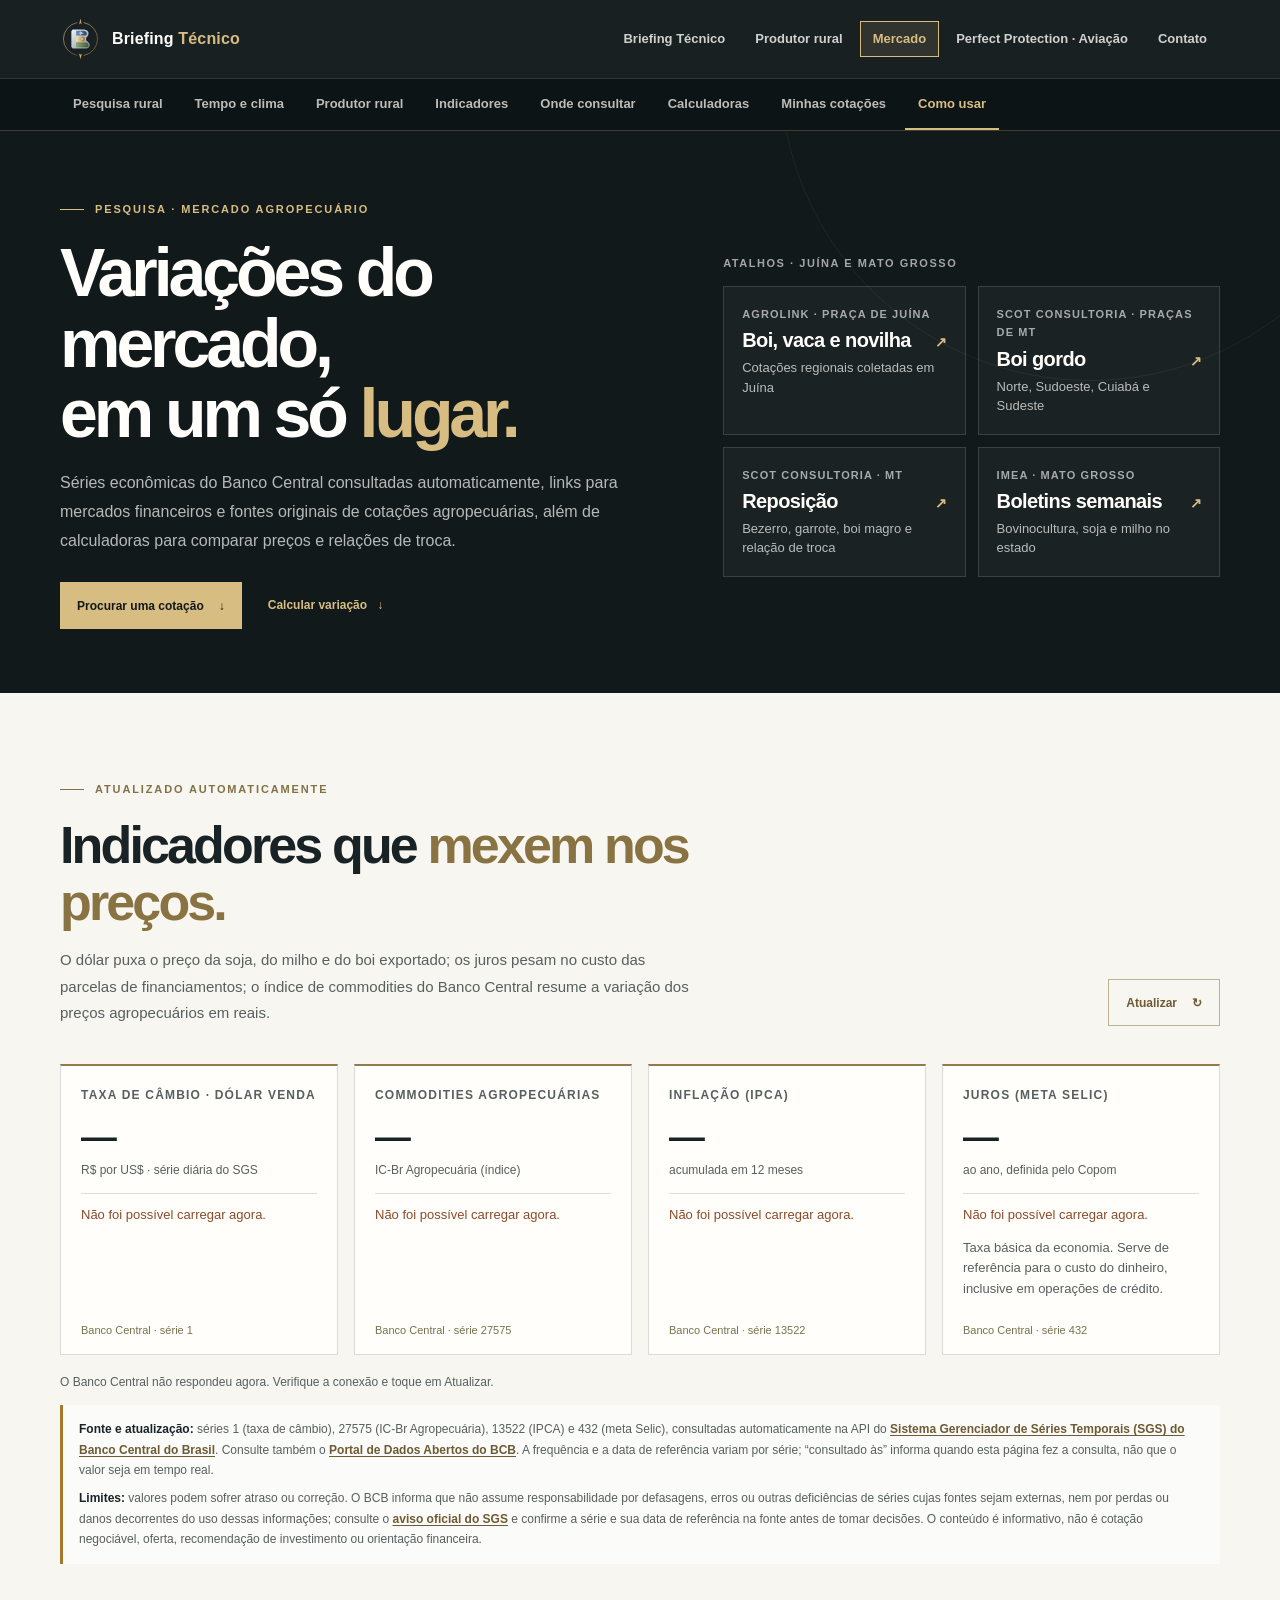
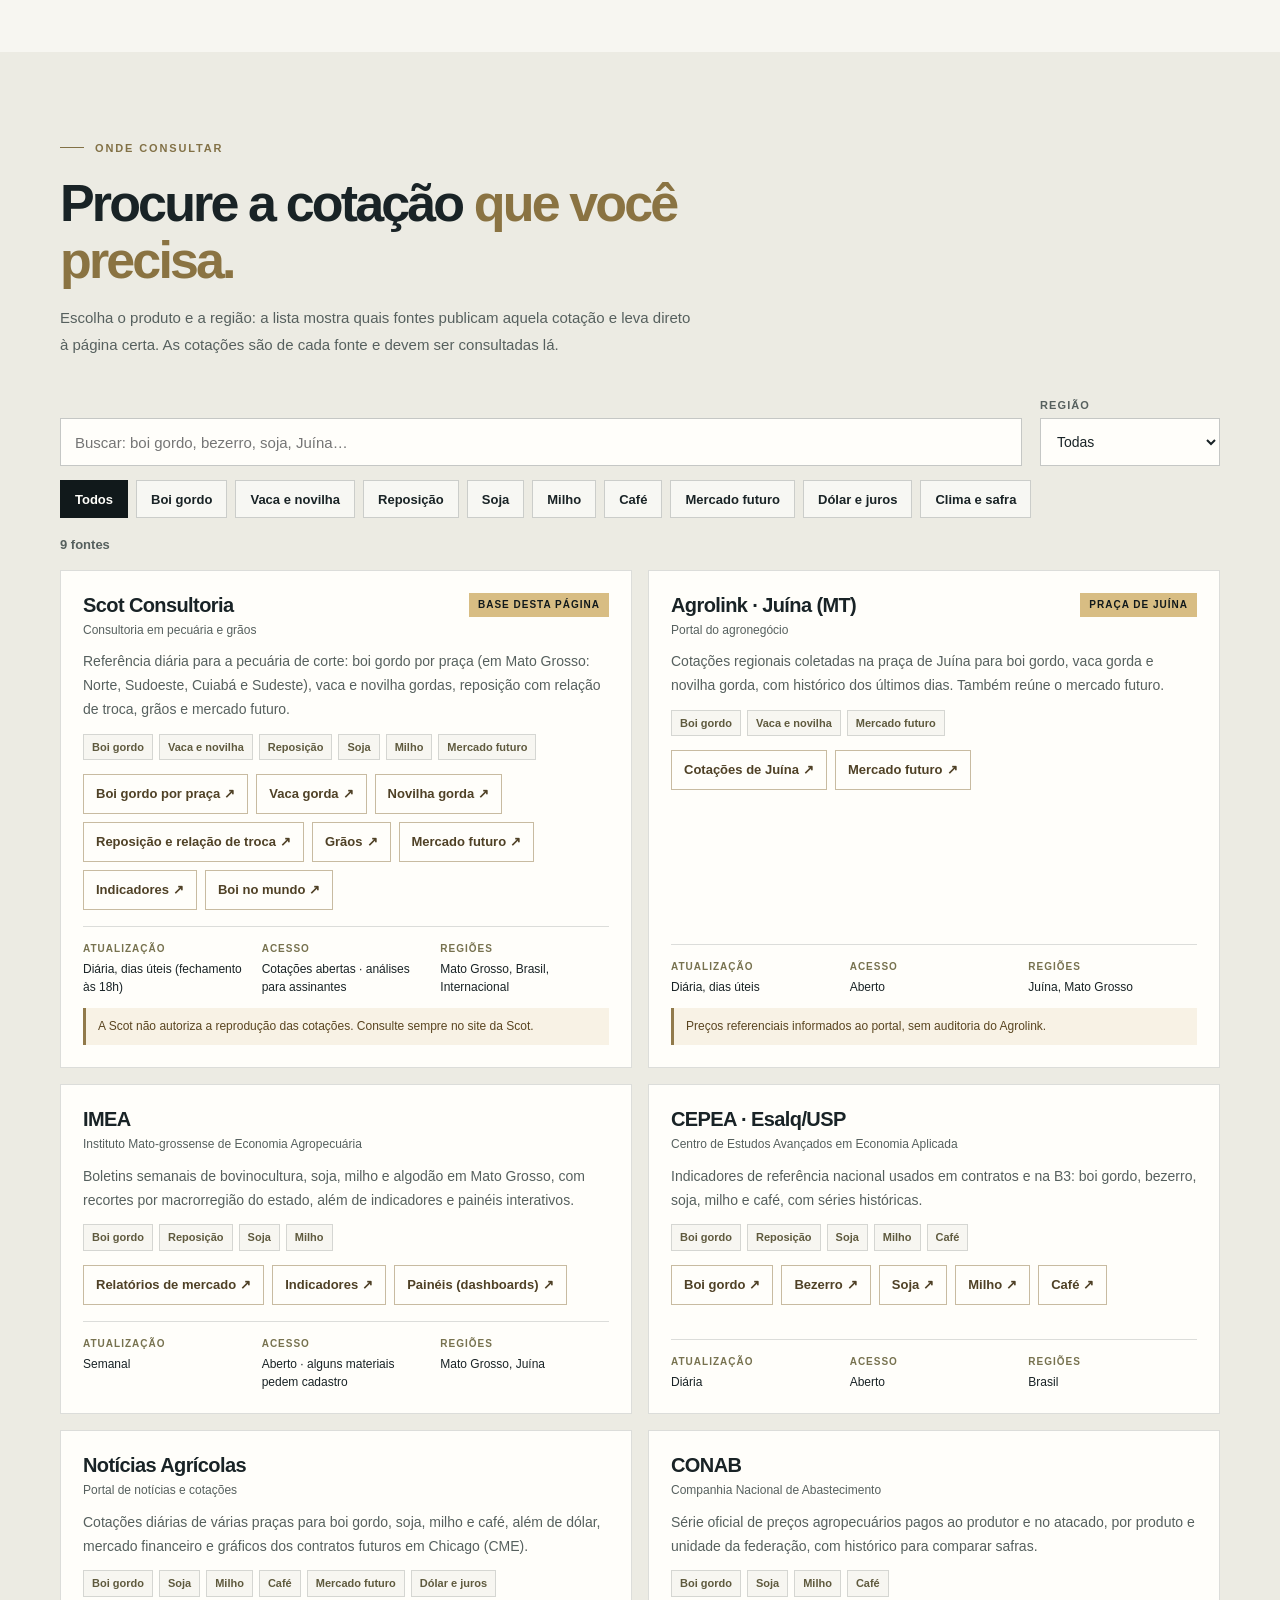
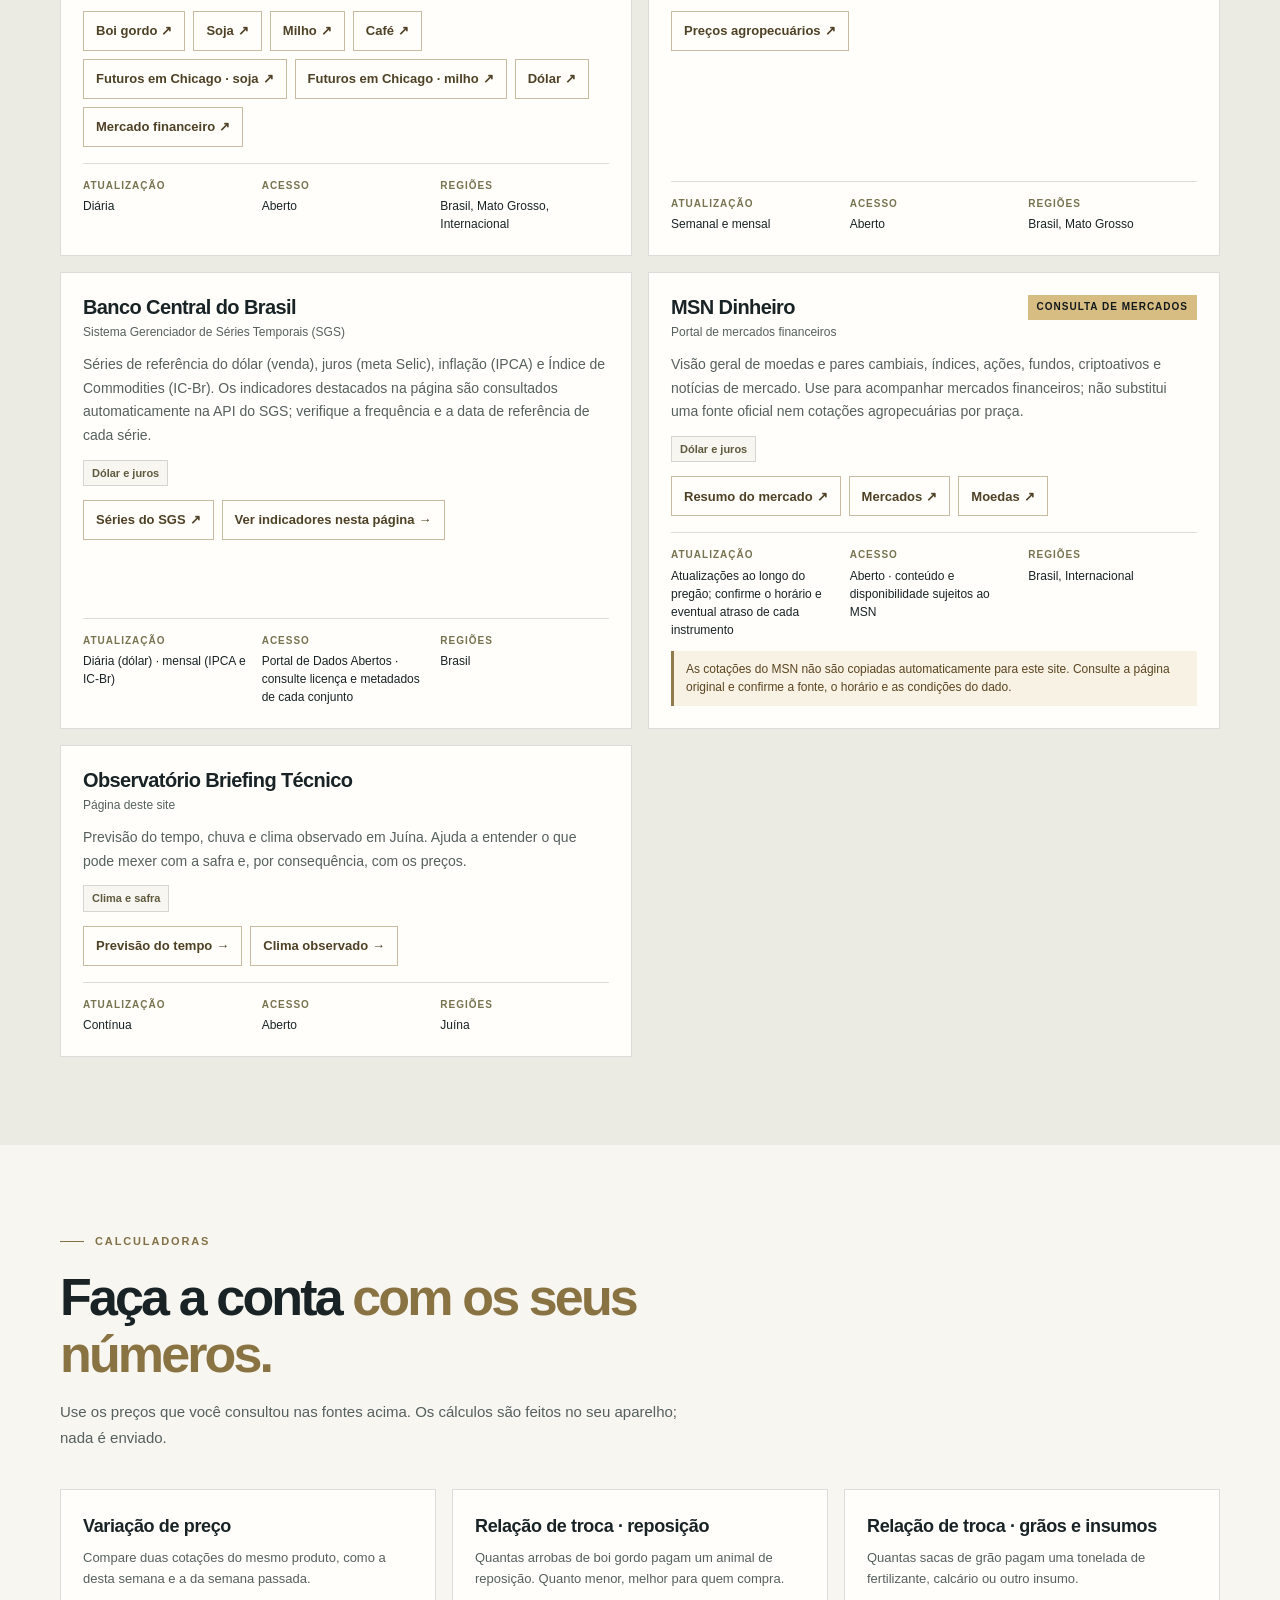
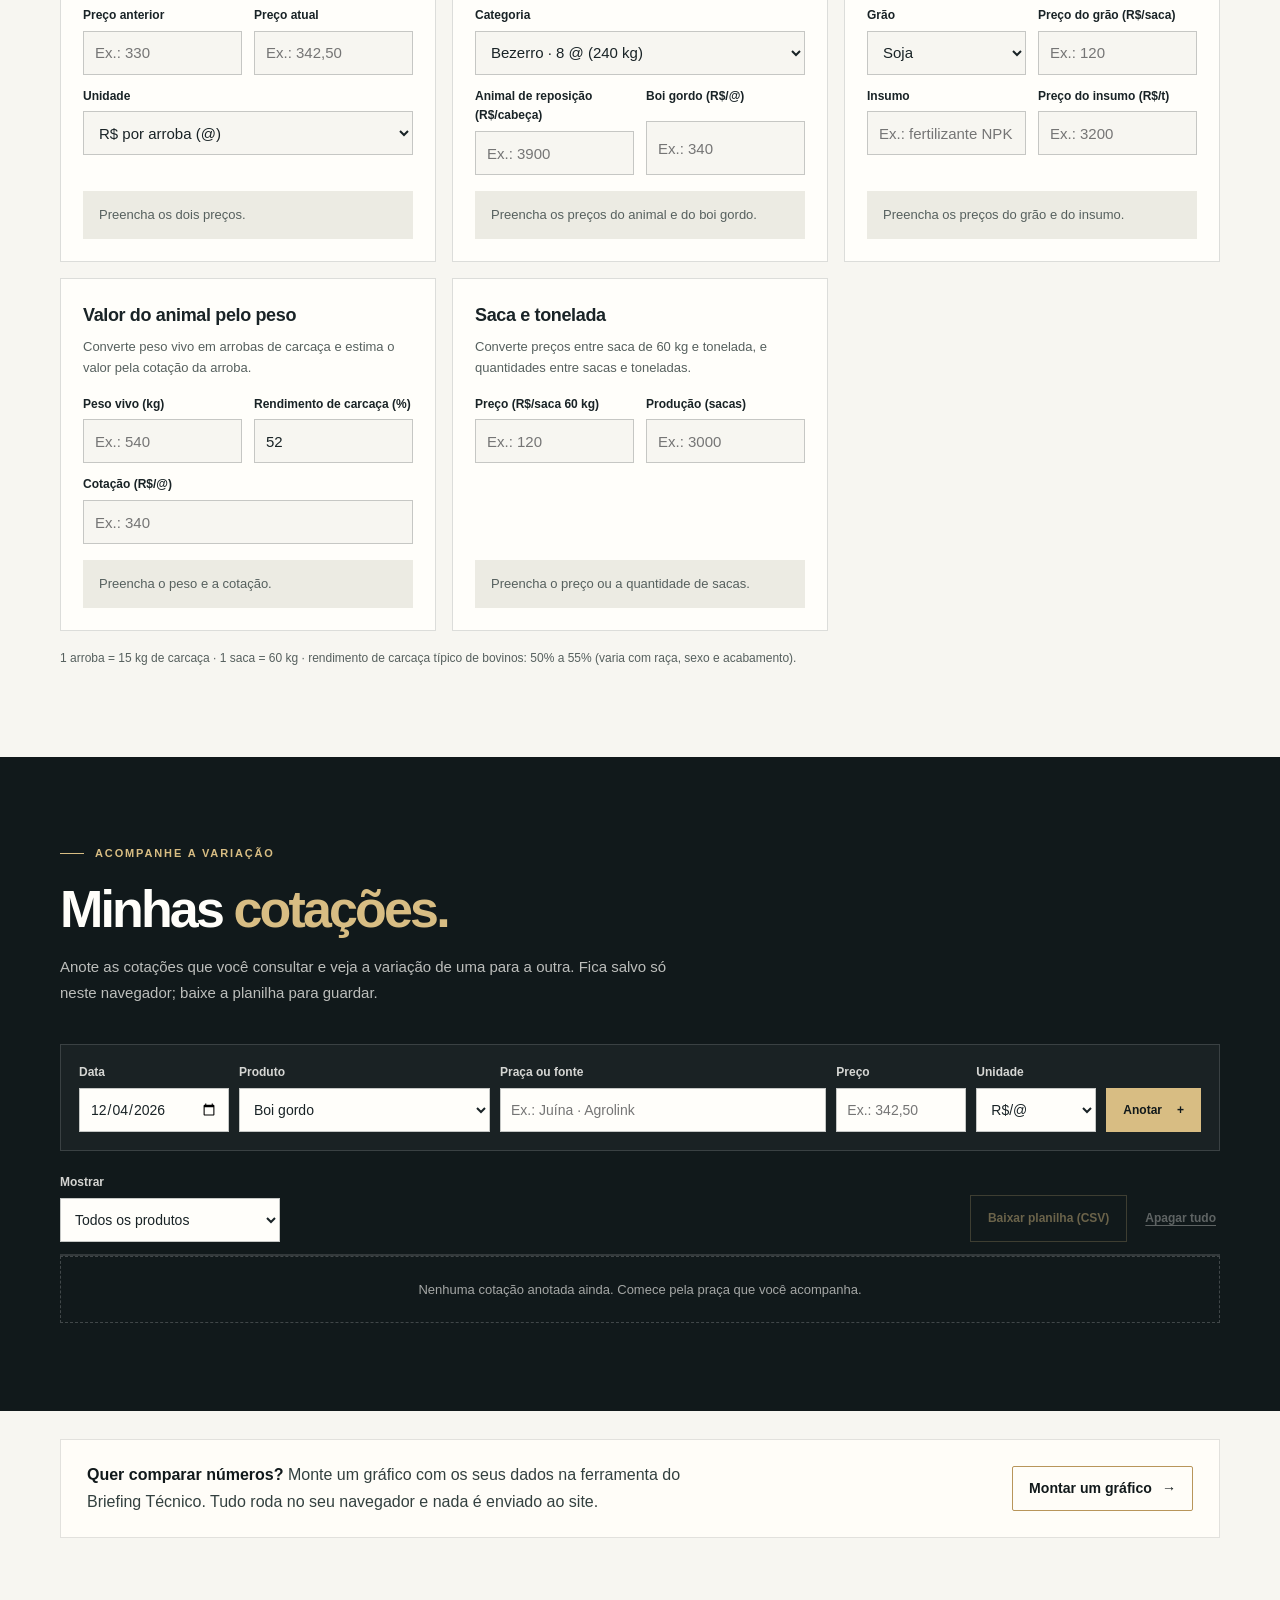
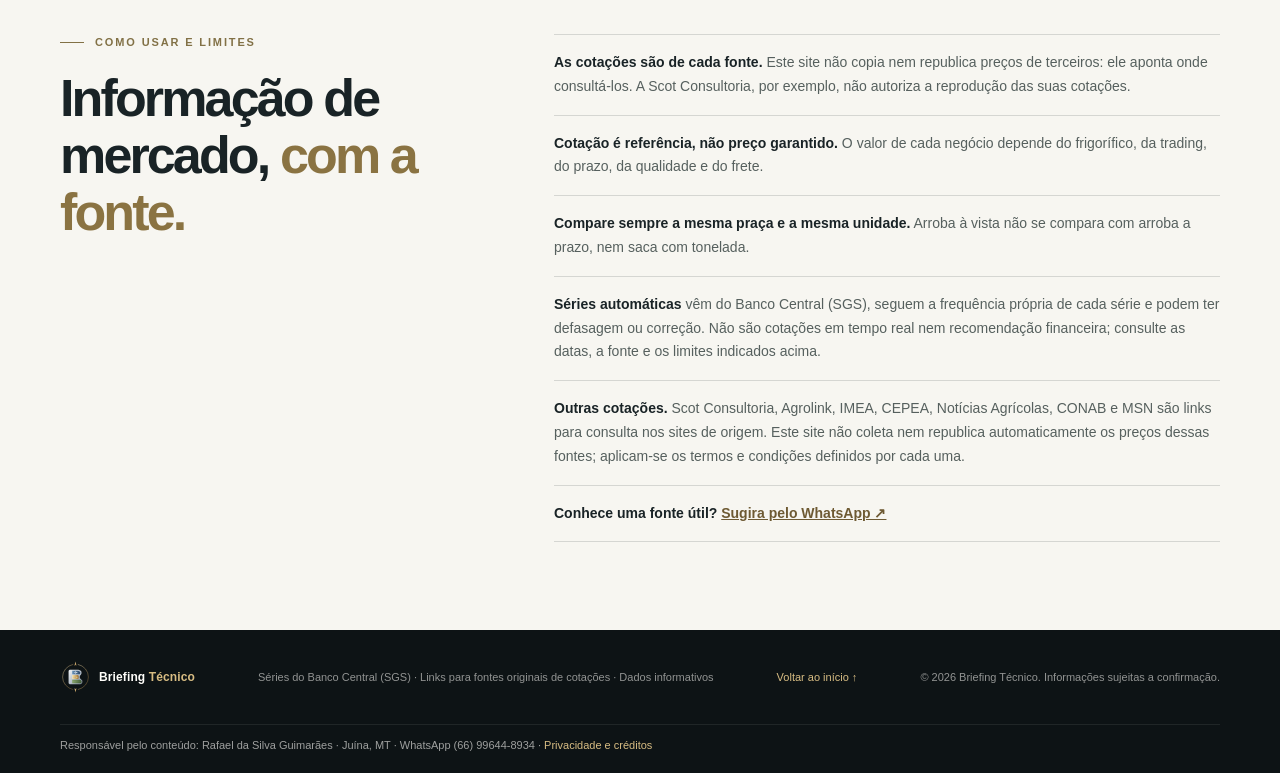
<file: mercado.html>
<!doctype html>
<html lang="pt-BR">
  <head>
    <meta charset="utf-8">
    <meta name="viewport" content="width=device-width, initial-scale=1">
    <meta name="theme-color" content="#11191b">
    <meta name="description" content="Séries econômicas do Banco Central consultadas automaticamente, links para cotações agropecuárias nas fontes originais e calculadoras de mercado da Briefing Técnico.">
    <title>Pesquisa de mercado agropecuário · Juína, MT | Briefing Técnico</title>
    <meta property="og:type" content="website">
    <meta property="og:locale" content="pt_BR">
    <meta property="og:title" content="Pesquisa de mercado agropecuário · Briefing Técnico">
    <meta property="og:description" content="Séries econômicas do Banco Central, fontes originais de cotações agropecuárias e calculadoras informativas.">
    <link rel="icon" href="assets/brand/briefing-tecnico-marca.svg" type="image/svg+xml">
    <link rel="stylesheet" href="styles.css?v=nav-20261015">
    <link rel="stylesheet" href="mercado.css?v=source-terms-20261022">
    <link rel="stylesheet" href="navegacao.css?v=nav-20261015">
    <link rel="stylesheet" href="ajustes.css?v=20261021">
    <link rel="stylesheet" href="atalhos.css?v=20261111">
    <script src="data/mercado-fontes.js?v=source-terms-20261022" defer></script>
    <script src="script.js?v=locations-br-20261022" defer></script>
    <script src="navegacao.js?v=nav-20261015" defer></script>
    <script src="mercado.js?v=source-terms-20261022" defer></script>
  </head>
  <body class="obs-page mercado-page">
    <a class="skip-link" href="#conteudo">Pular para o conteúdo</a>
    <header class="site-header">
      <div class="container header-row">
        <a class="brand-lockup" href="index.html" aria-label="Briefing Técnico, página inicial">
          <img src="assets/brand/briefing-tecnico-marca.svg" alt="" width="44" height="46">
          <span>Briefing <strong>Técnico</strong></span>
        </a>
        <button class="menu-toggle" type="button" aria-expanded="false" aria-controls="main-navigation">
          <span>Menu</span><span class="menu-icon" aria-hidden="true"><i></i><i></i></span>
        </button>
        <nav class="main-nav" id="main-navigation" aria-label="Áreas principais">
  <a class="topico" href="briefing.html">Briefing Técnico</a>
  <a class="topico" href="produtor-rural.html">Produtor rural</a>
          <a class="topico" href="mercado.html" aria-current="page">Mercado</a>
  <a class="topico" href="perfect-protection.html">Perfect Protection · Aviação</a>
  <a class="topico" href="index.html#janela-contato">Contato</a>
</nav>
      </div>
    </header>

    <nav class="obs-subnav" aria-label="Seções da pesquisa de mercado">
      <div class="container obs-subnav-row" data-subnav>
        <a href="pesquisa.html">Pesquisa rural</a>
        <a href="observatorio.html">Tempo e clima</a>
        <a href="produtor-rural.html">Produtor rural</a>
        <a href="#indicadores">Indicadores</a>
        <a href="#fontes">Onde consultar</a>
        <a href="#calculadoras">Calculadoras</a>
        <a href="#minhas-cotacoes">Minhas cotações</a>
        <a href="#como-usar">Como usar</a>
      </div>
    </nav>

    <main id="conteudo">
      <!-- Abertura -->
      <section class="obs-hero mkt-hero">
        <div class="hero-orbit orbit-one" aria-hidden="true"></div>
        <div class="container obs-hero-grid">
          <div class="obs-hero-copy">
            <p class="eyebrow"><span></span> Pesquisa · Mercado agropecuário</p>
            <h1>Variações do mercado,<br>em um só <em>lugar.</em></h1>
            <p class="hero-description">Séries econômicas do Banco Central consultadas automaticamente, links para mercados financeiros e fontes originais de cotações agropecuárias, além de calculadoras para comparar preços e relações de troca.</p>
            <div class="hero-actions">
              <a class="button button-gold" href="#fontes">Procurar uma cotação <span aria-hidden="true">↓</span></a>
              <a class="inline-link" href="#calculadoras">Calcular variação <span aria-hidden="true">↓</span></a>
            </div>
          </div>
          <div class="mkt-shortcuts" aria-label="Atalhos para Juína e Mato Grosso">
            <p class="mkt-shortcuts-title">Atalhos · Juína e Mato Grosso</p>
            <a class="obs-tile mkt-shortcut" href="https://www.agrolink.com.br/regional/mt/juina/cotacoes" target="_blank" rel="noopener noreferrer">
              <span>Agrolink · praça de Juína</span>
              <strong>Boi, vaca e novilha <b aria-hidden="true">↗</b></strong>
              <p>Cotações regionais coletadas em Juína</p>
            </a>
            <a class="obs-tile mkt-shortcut" href="https://www.scotconsultoria.com.br/cotacoes/boi-gordo/" target="_blank" rel="noopener noreferrer">
              <span>Scot Consultoria · praças de MT</span>
              <strong>Boi gordo <b aria-hidden="true">↗</b></strong>
              <p>Norte, Sudoeste, Cuiabá e Sudeste</p>
            </a>
            <a class="obs-tile mkt-shortcut" href="https://www.scotconsultoria.com.br/cotacoes/reposicao/" target="_blank" rel="noopener noreferrer">
              <span>Scot Consultoria · MT</span>
              <strong>Reposição <b aria-hidden="true">↗</b></strong>
              <p>Bezerro, garrote, boi magro e relação de troca</p>
            </a>
            <a class="obs-tile mkt-shortcut" href="https://www.imea.com.br/imea-site/relatorios-mercado" target="_blank" rel="noopener noreferrer">
              <span>IMEA · Mato Grosso</span>
              <strong>Boletins semanais <b aria-hidden="true">↗</b></strong>
              <p>Bovinocultura, soja e milho no estado</p>
            </a>
          </div>
        </div>
      </section>

      <!-- 1. Indicadores automáticos -->
      <section class="obs-section section-light" id="indicadores" aria-labelledby="ind-title" data-indicadores>
        <div class="container">
          <div class="mkt-head-row">
            <div class="obs-head">
              <p class="eyebrow eyebrow-light"><span></span> Atualizado automaticamente</p>
              <h2 id="ind-title">Indicadores que <em>mexem nos preços.</em></h2>
              <p>O dólar puxa o preço da soja, do milho e do boi exportado; os juros pesam no custo das parcelas de financiamentos; o índice de commodities do Banco Central resume a variação dos preços agropecuários em reais.</p>
            </div>
            <button class="button button-ghost mkt-refresh" type="button" data-ind-refresh>Atualizar <span aria-hidden="true">↻</span></button>
          </div>

          <div class="mkt-ind-grid">
            <article class="mkt-ind" data-ind="dolar" aria-labelledby="ind-dolar">
              <h3 id="ind-dolar">Taxa de câmbio · dólar venda</h3>
              <p class="mkt-ind-value"><strong data-ind-valor>—</strong><span data-ind-unidade>R$ por US$ · série diária do SGS</span></p>
              <ul class="mkt-ind-deltas" data-ind-deltas><li>Carregando…</li></ul>
              <div class="mkt-spark" data-ind-spark></div>
              <p class="mkt-ind-foot" data-ind-data>Banco Central · série 1</p>
            </article>
            <article class="mkt-ind" data-ind="icbr" aria-labelledby="ind-icbr">
              <h3 id="ind-icbr">Commodities agropecuárias</h3>
              <p class="mkt-ind-value"><strong data-ind-valor>—</strong><span data-ind-unidade>IC-Br Agropecuária (índice)</span></p>
              <ul class="mkt-ind-deltas" data-ind-deltas><li>Carregando…</li></ul>
              <div class="mkt-spark" data-ind-spark></div>
              <p class="mkt-ind-foot" data-ind-data>Banco Central · série 27575</p>
            </article>
            <article class="mkt-ind" data-ind="ipca" aria-labelledby="ind-ipca">
              <h3 id="ind-ipca">Inflação (IPCA)</h3>
              <p class="mkt-ind-value"><strong data-ind-valor>—</strong><span data-ind-unidade>acumulada em 12 meses</span></p>
              <ul class="mkt-ind-deltas" data-ind-deltas><li>Carregando…</li></ul>
              <div class="mkt-spark" data-ind-spark></div>
              <p class="mkt-ind-foot" data-ind-data>Banco Central · série 13522</p>
            </article>
            <article class="mkt-ind" data-ind="selic" aria-labelledby="ind-selic">
              <h3 id="ind-selic">Juros (meta Selic)</h3>
              <p class="mkt-ind-value"><strong data-ind-valor>—</strong><span data-ind-unidade>ao ano, definida pelo Copom</span></p>
              <ul class="mkt-ind-deltas" data-ind-deltas><li>Carregando…</li></ul>
              <p class="mkt-ind-note">Taxa básica da economia. Serve de referência para o custo do dinheiro, inclusive em operações de crédito.</p>
              <p class="mkt-ind-foot" data-ind-data>Banco Central · série 432</p>
            </article>
          </div>
          <p class="mkt-status" data-ind-status aria-live="polite">Consultando o Banco Central…</p>
          <div class="mkt-source-note">
            <p><strong>Fonte e atualização:</strong> séries 1 (taxa de câmbio), 27575 (IC-Br Agropecuária), 13522 (IPCA) e 432 (meta Selic), consultadas automaticamente na API do <a href="https://www3.bcb.gov.br/sgspub/" target="_blank" rel="noopener noreferrer">Sistema Gerenciador de Séries Temporais (SGS) do Banco Central do Brasil</a>. Consulte também o <a href="https://dadosabertos.bcb.gov.br/pages/perguntas-frequentes" target="_blank" rel="noopener noreferrer">Portal de Dados Abertos do BCB</a>. A frequência e a data de referência variam por série; “consultado às” informa quando esta página fez a consulta, não que o valor seja em tempo real.</p>
            <p><strong>Limites:</strong> valores podem sofrer atraso ou correção. O BCB informa que não assume responsabilidade por defasagens, erros ou outras deficiências de séries cujas fontes sejam externas, nem por perdas ou danos decorrentes do uso dessas informações; consulte o <a href="https://www4.bcb.gov.br/pec/series/port/aviso.asp?frame=1" target="_blank" rel="noopener noreferrer">aviso oficial do SGS</a> e confirme a série e sua data de referência na fonte antes de tomar decisões. O conteúdo é informativo, não é cotação negociável, oferta, recomendação de investimento ou orientação financeira.</p>
          </div>
        </div>
      </section>

      <!-- 2. Onde consultar -->
      <section class="obs-section section-sand" id="fontes" aria-labelledby="fontes-title">
        <div class="container">
          <div class="obs-head">
            <p class="eyebrow eyebrow-light"><span></span> Onde consultar</p>
            <h2 id="fontes-title">Procure a cotação <em>que você precisa.</em></h2>
            <p>Escolha o produto e a região: a lista mostra quais fontes publicam aquela cotação e leva direto à página certa. As cotações são de cada fonte e devem ser consultadas lá.</p>
          </div>

          <form class="mkt-filters" data-filtros role="search" aria-label="Filtrar fontes de cotação">
            <div class="mkt-search">
              <label for="mkt-busca" class="sr-only">Buscar fonte ou produto</label>
              <input id="mkt-busca" name="q" type="search" placeholder="Buscar: boi gordo, bezerro, soja, Juína…" autocomplete="off">
            </div>
            <div class="mkt-chips" role="group" aria-label="Produto" data-chips></div>
            <div class="mkt-region">
              <label for="mkt-regiao">Região</label>
              <select id="mkt-regiao" name="regiao" data-regiao>
                <option value="">Todas</option>
              </select>
            </div>
          </form>
          <p class="mkt-count" data-contagem aria-live="polite"></p>
          <div class="mkt-sources" data-fontes>
            <noscript><p class="mkt-noscript">Ative o JavaScript para filtrar as fontes. Principais: <a href="https://www.scotconsultoria.com.br/cotacoes/boi-gordo/">Scot Consultoria</a>, <a href="https://www.agrolink.com.br/regional/mt/juina/cotacoes">Agrolink Juína</a>, <a href="https://www.imea.com.br/imea-site/relatorios-mercado">IMEA</a>, <a href="https://www.cepea.org.br/br/indicador/boi-gordo.aspx">CEPEA</a>.</p></noscript>
          </div>
        </div>
      </section>

      <!-- 3. Calculadoras -->
      <section class="obs-section section-light" id="calculadoras" aria-labelledby="calc-title">
        <div class="container">
          <div class="obs-head">
            <p class="eyebrow eyebrow-light"><span></span> Calculadoras</p>
            <h2 id="calc-title">Faça a conta <em>com os seus números.</em></h2>
            <p>Use os preços que você consultou nas fontes acima. Os cálculos são feitos no seu aparelho; nada é enviado.</p>
          </div>

          <div class="mkt-calc-grid">
            <!-- Variação -->
            <form class="mkt-calc" data-calc="variacao" aria-labelledby="calc-var-t">
              <h3 id="calc-var-t">Variação de preço</h3>
              <p class="mkt-calc-desc">Compare duas cotações do mesmo produto, como a desta semana e a da semana passada.</p>
              <div class="mkt-fields">
                <label>Preço anterior<input name="anterior" type="number" inputmode="decimal" step="any" min="0" placeholder="Ex.: 330"></label>
                <label>Preço atual<input name="atual" type="number" inputmode="decimal" step="any" min="0" placeholder="Ex.: 342,50"></label>
                <label class="mkt-span2">Unidade
                  <select name="unidade">
                    <option value="R$/@">R$ por arroba (@)</option>
                    <option value="R$/saca">R$ por saca de 60 kg</option>
                    <option value="R$/cabeça">R$ por cabeça</option>
                    <option value="R$/kg">R$ por kg</option>
                    <option value="R$/t">R$ por tonelada</option>
                    <option value="">Outra</option>
                  </select>
                </label>
              </div>
              <output class="mkt-result" data-resultado aria-live="polite">Preencha os dois preços.</output>
            </form>

            <!-- Relação de troca: reposição -->
            <form class="mkt-calc" data-calc="troca-boi" aria-labelledby="calc-troca-t">
              <h3 id="calc-troca-t">Relação de troca · reposição</h3>
              <p class="mkt-calc-desc">Quantas arrobas de boi gordo pagam um animal de reposição. Quanto menor, melhor para quem compra.</p>
              <div class="mkt-fields">
                <label class="mkt-span2">Categoria
                  <select name="categoria">
                    <option value="6.5">Desmama · 6,5 @ (195 kg)</option>
                    <option value="8" selected>Bezerro · 8 @ (240 kg)</option>
                    <option value="10">Garrote · 10 @ (300 kg)</option>
                    <option value="12.5">Boi magro · 12,5 @ (375 kg)</option>
                    <option value="outro">Outro peso</option>
                  </select>
                </label>
                <label data-peso-outro hidden>Peso do animal (@)<input name="arrobas" type="number" inputmode="decimal" step="any" min="0" placeholder="Ex.: 9"></label>
                <label>Animal de reposição (R$/cabeça)<input name="reposicao" type="number" inputmode="decimal" step="any" min="0" placeholder="Ex.: 3900"></label>
                <label>Boi gordo (R$/@)<input name="boi" type="number" inputmode="decimal" step="any" min="0" placeholder="Ex.: 340"></label>
              </div>
              <output class="mkt-result" data-resultado aria-live="polite">Preencha os preços do animal e do boi gordo.</output>
            </form>

            <!-- Relação de troca: grãos x insumo -->
            <form class="mkt-calc" data-calc="troca-graos" aria-labelledby="calc-graos-t">
              <h3 id="calc-graos-t">Relação de troca · grãos e insumos</h3>
              <p class="mkt-calc-desc">Quantas sacas de grão pagam uma tonelada de fertilizante, calcário ou outro insumo.</p>
              <div class="mkt-fields">
                <label>Grão
                  <select name="grao">
                    <option value="soja">Soja</option>
                    <option value="milho">Milho</option>
                  </select>
                </label>
                <label>Preço do grão (R$/saca)<input name="graoPreco" type="number" inputmode="decimal" step="any" min="0" placeholder="Ex.: 120"></label>
                <label>Insumo<input name="insumo" type="text" maxlength="40" placeholder="Ex.: fertilizante NPK"></label>
                <label>Preço do insumo (R$/t)<input name="insumoPreco" type="number" inputmode="decimal" step="any" min="0" placeholder="Ex.: 3200"></label>
              </div>
              <output class="mkt-result" data-resultado aria-live="polite">Preencha os preços do grão e do insumo.</output>
            </form>

            <!-- Valor do animal -->
            <form class="mkt-calc" data-calc="animal" aria-labelledby="calc-animal-t">
              <h3 id="calc-animal-t">Valor do animal pelo peso</h3>
              <p class="mkt-calc-desc">Converte peso vivo em arrobas de carcaça e estima o valor pela cotação da arroba.</p>
              <div class="mkt-fields">
                <label>Peso vivo (kg)<input name="peso" type="number" inputmode="decimal" step="any" min="0" placeholder="Ex.: 540"></label>
                <label>Rendimento de carcaça (%)<input name="rendimento" type="number" inputmode="decimal" step="any" min="1" max="100" value="52"></label>
                <label class="mkt-span2">Cotação (R$/@)<input name="preco" type="number" inputmode="decimal" step="any" min="0" placeholder="Ex.: 340"></label>
              </div>
              <output class="mkt-result" data-resultado aria-live="polite">Preencha o peso e a cotação.</output>
            </form>

            <!-- Saca x tonelada -->
            <form class="mkt-calc" data-calc="saca" aria-labelledby="calc-saca-t">
              <h3 id="calc-saca-t">Saca e tonelada</h3>
              <p class="mkt-calc-desc">Converte preços entre saca de 60 kg e tonelada, e quantidades entre sacas e toneladas.</p>
              <div class="mkt-fields">
                <label>Preço (R$/saca 60 kg)<input name="precoSaca" type="number" inputmode="decimal" step="any" min="0" placeholder="Ex.: 120"></label>
                <label>Produção (sacas)<input name="sacas" type="number" inputmode="decimal" step="any" min="0" placeholder="Ex.: 3000"></label>
              </div>
              <output class="mkt-result" data-resultado aria-live="polite">Preencha o preço ou a quantidade de sacas.</output>
            </form>
          </div>
          <p class="mkt-calc-note">1 arroba = 15 kg de carcaça · 1 saca = 60 kg · rendimento de carcaça típico de bovinos: 50% a 55% (varia com raça, sexo e acabamento).</p>
        </div>
      </section>

      <!-- 4. Minhas cotações -->
      <section class="obs-section section-dark" id="minhas-cotacoes" aria-labelledby="minhas-title">
        <div class="container">
          <div class="obs-head obs-head-dark">
            <p class="eyebrow"><span></span> Acompanhe a variação</p>
            <h2 id="minhas-title">Minhas <em>cotações.</em></h2>
            <p>Anote as cotações que você consultar e veja a variação de uma para a outra. Fica salvo só neste navegador; baixe a planilha para guardar.</p>
          </div>

          <form class="mkt-log-form" data-log-form>
            <label>Data<input name="data" type="date" required></label>
            <label>Produto
              <select name="produto" required>
                <option value="Boi gordo">Boi gordo</option>
                <option value="Vaca gorda">Vaca gorda</option>
                <option value="Novilha gorda">Novilha gorda</option>
                <option value="Bezerro">Bezerro</option>
                <option value="Garrote">Garrote</option>
                <option value="Boi magro">Boi magro</option>
                <option value="Soja">Soja</option>
                <option value="Milho">Milho</option>
                <option value="Café">Café</option>
                <option value="Fertilizante">Fertilizante</option>
                <option value="Outro">Outro</option>
              </select>
            </label>
            <label>Praça ou fonte<input name="praca" type="text" maxlength="50" list="mkt-pracas" placeholder="Ex.: Juína · Agrolink" required></label>
            <label>Preço<input name="preco" type="number" inputmode="decimal" step="any" min="0" required placeholder="Ex.: 342,50"></label>
            <label>Unidade
              <select name="unidade">
                <option value="R$/@">R$/@</option>
                <option value="R$/saca">R$/saca</option>
                <option value="R$/cabeça">R$/cabeça</option>
                <option value="R$/kg">R$/kg</option>
                <option value="R$/t">R$/t</option>
              </select>
            </label>
            <button class="button button-gold" type="submit">Anotar <span aria-hidden="true">+</span></button>
            <datalist id="mkt-pracas">
              <option value="Juína · Agrolink"></option>
              <option value="MT Norte · Scot"></option>
              <option value="MT Sudoeste · Scot"></option>
              <option value="MT Cuiabá · Scot"></option>
              <option value="MT Sudeste · Scot"></option>
              <option value="MT · IMEA"></option>
              <option value="Indicador CEPEA"></option>
              <option value="Frigorífico local"></option>
            </datalist>
          </form>

          <div class="mkt-log-toolbar">
            <label>Mostrar
              <select data-log-filtro><option value="">Todos os produtos</option></select>
            </label>
            <div class="mkt-log-actions">
              <button class="button button-ghost" type="button" data-log-csv>Baixar planilha (CSV)</button>
              <button class="mkt-link-btn" type="button" data-log-limpar>Apagar tudo</button>
            </div>
          </div>
          <div class="mkt-table-wrap">
            <table class="mkt-table">
              <caption class="sr-only">Cotações anotadas, da mais recente para a mais antiga, com a variação em relação à anotação anterior do mesmo produto e praça</caption>
              <thead><tr><th scope="col">Data</th><th scope="col">Produto</th><th scope="col">Praça ou fonte</th><th scope="col" class="num">Preço</th><th scope="col" class="num">Variação</th><th scope="col"><span class="sr-only">Ações</span></th></tr></thead>
              <tbody data-log-corpo></tbody>
            </table>
          </div>
          <p class="mkt-log-empty" data-log-vazio>Nenhuma cotação anotada ainda. Comece pela praça que você acompanha.</p>
        </div>
      </section>

      <!-- 5. Como usar -->
      <div class="atalhos-faixa">
        <div class="container">
          <p><strong>Quer comparar números?</strong> Monte um gráfico com os seus dados na ferramenta do Briefing Técnico. Tudo roda no seu navegador e nada é enviado ao site.</p>
          <a class="atalho-botao claro" href="briefing.html#plotagem">Montar um gráfico <span aria-hidden="true">→</span></a>
        </div>
      </div>

      <section class="obs-section section-light" id="como-usar" aria-labelledby="uso-title">
        <div class="container mkt-use-grid">
          <div class="obs-head">
            <p class="eyebrow eyebrow-light"><span></span> Como usar e limites</p>
            <h2 id="uso-title">Informação de mercado, <em>com a fonte.</em></h2>
          </div>
          <ul class="mkt-use-list">
            <li><strong>As cotações são de cada fonte.</strong> Este site não copia nem republica preços de terceiros: ele aponta onde consultá-los. A Scot Consultoria, por exemplo, não autoriza a reprodução das suas cotações.</li>
            <li><strong>Cotação é referência, não preço garantido.</strong> O valor de cada negócio depende do frigorífico, da trading, do prazo, da qualidade e do frete.</li>
            <li><strong>Compare sempre a mesma praça e a mesma unidade.</strong> Arroba à vista não se compara com arroba a prazo, nem saca com tonelada.</li>
            <li><strong>Séries automáticas</strong> vêm do Banco Central (SGS), seguem a frequência própria de cada série e podem ter defasagem ou correção. Não são cotações em tempo real nem recomendação financeira; consulte as datas, a fonte e os limites indicados acima.</li>
            <li><strong>Outras cotações.</strong> Scot Consultoria, Agrolink, IMEA, CEPEA, Notícias Agrícolas, CONAB e MSN são links para consulta nos sites de origem. Este site não coleta nem republica automaticamente os preços dessas fontes; aplicam-se os termos e condições definidos por cada uma.</li>
            <li><strong>Conhece uma fonte útil?</strong> <a href="https://wa.me/5566996448934?text=Ol%C3%A1%2C%20gostaria%20de%20sugerir%20uma%20fonte%20para%20a%20p%C3%A1gina%20de%20mercado." data-wa="Olá, gostaria de sugerir uma fonte para a página de mercado." target="_blank" rel="noopener noreferrer">Sugira pelo WhatsApp ↗</a></li>
          </ul>
        </div>
      </section>
    </main>

    <footer class="site-footer">
      <div class="container footer-row">
        <a class="brand-lockup footer-lockup" href="index.html"><img src="assets/brand/briefing-tecnico-marca.svg" alt="" width="34" height="36" loading="lazy"><span>Briefing <strong>Técnico</strong></span></a>
        <p>Séries do Banco Central (SGS) · Links para fontes originais de cotações · Dados informativos</p>
        <a href="#conteudo">Voltar ao início ↑</a>
        <small>© <span data-year>2026</span> Briefing Técnico. Informações sujeitas a confirmação.</small>
      </div>
      <div class="container rodape-legal">
        <p>Responsável pelo conteúdo: Rafael da Silva Guimarães · Juína, MT · WhatsApp (66) 99644-8934 · <a href="privacidade.html">Privacidade e créditos</a></p>
      </div>
    </footer>
  </body>
</html>
</file>
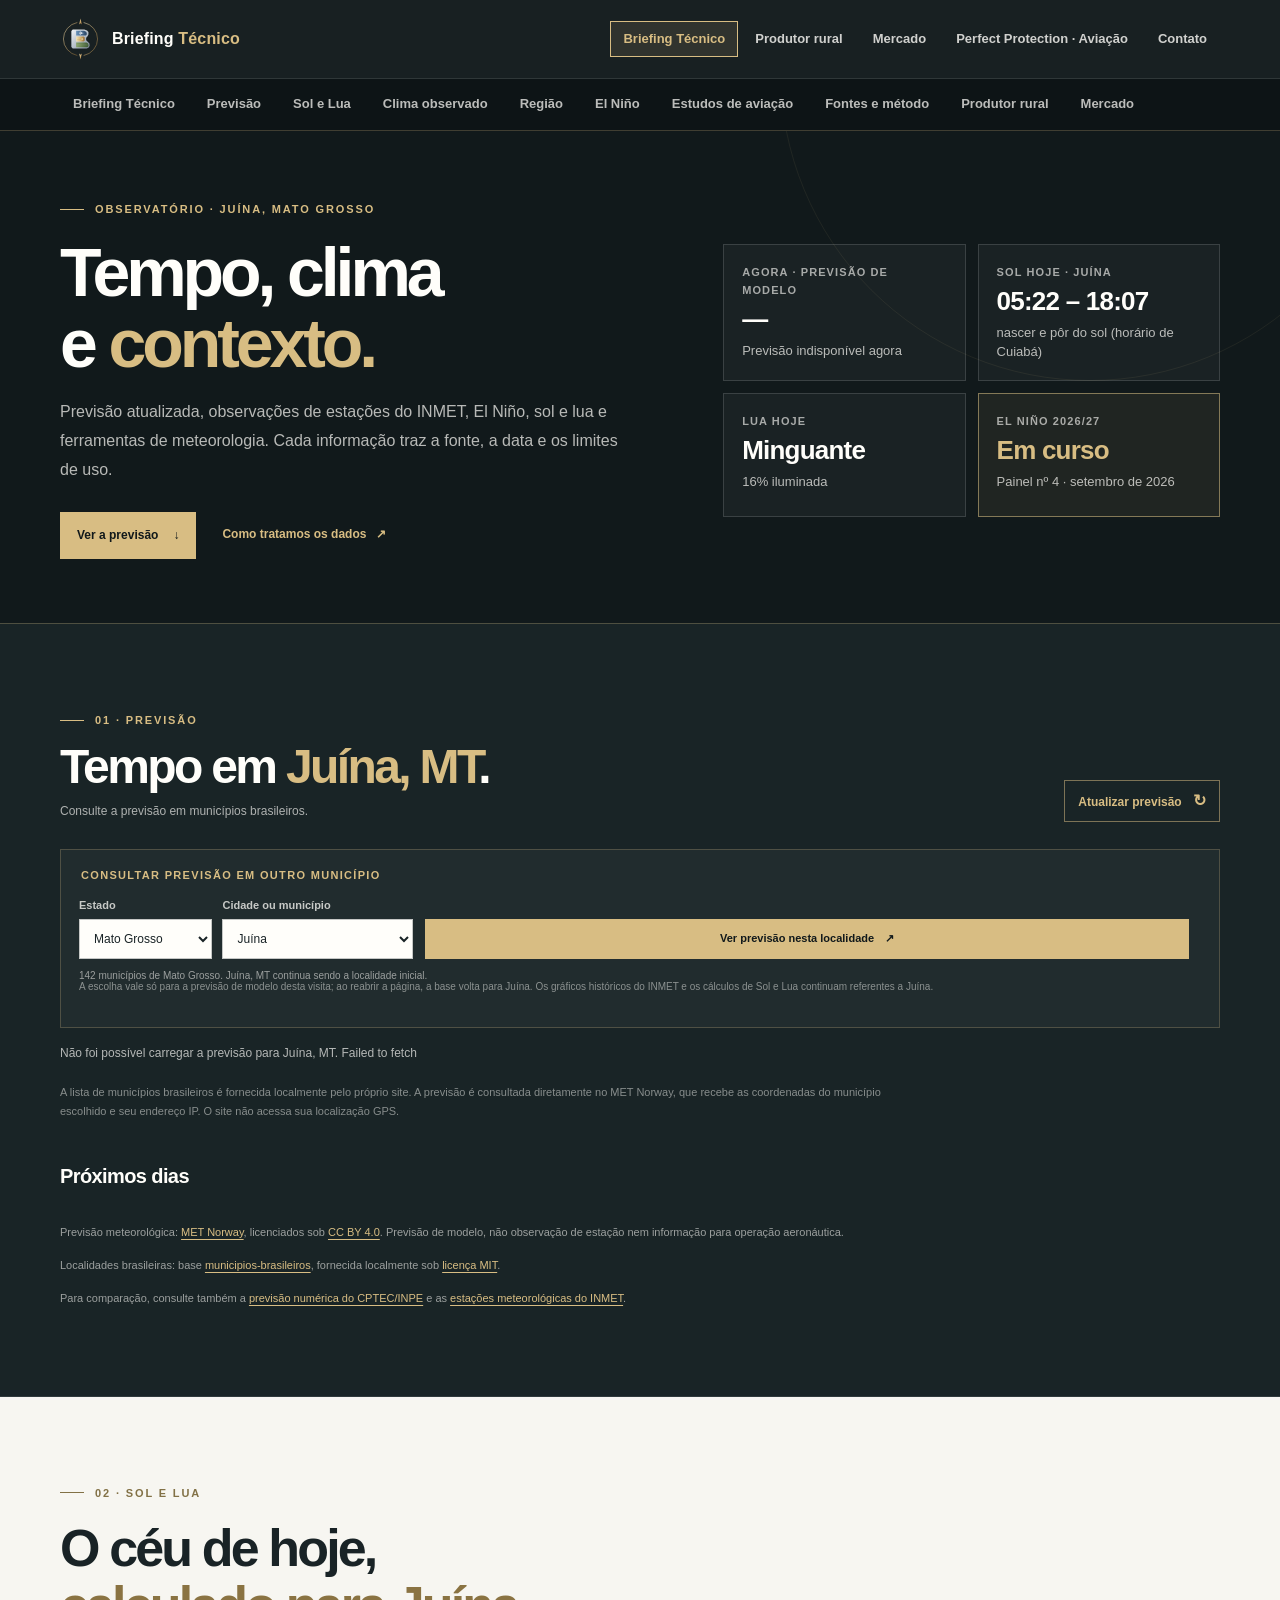
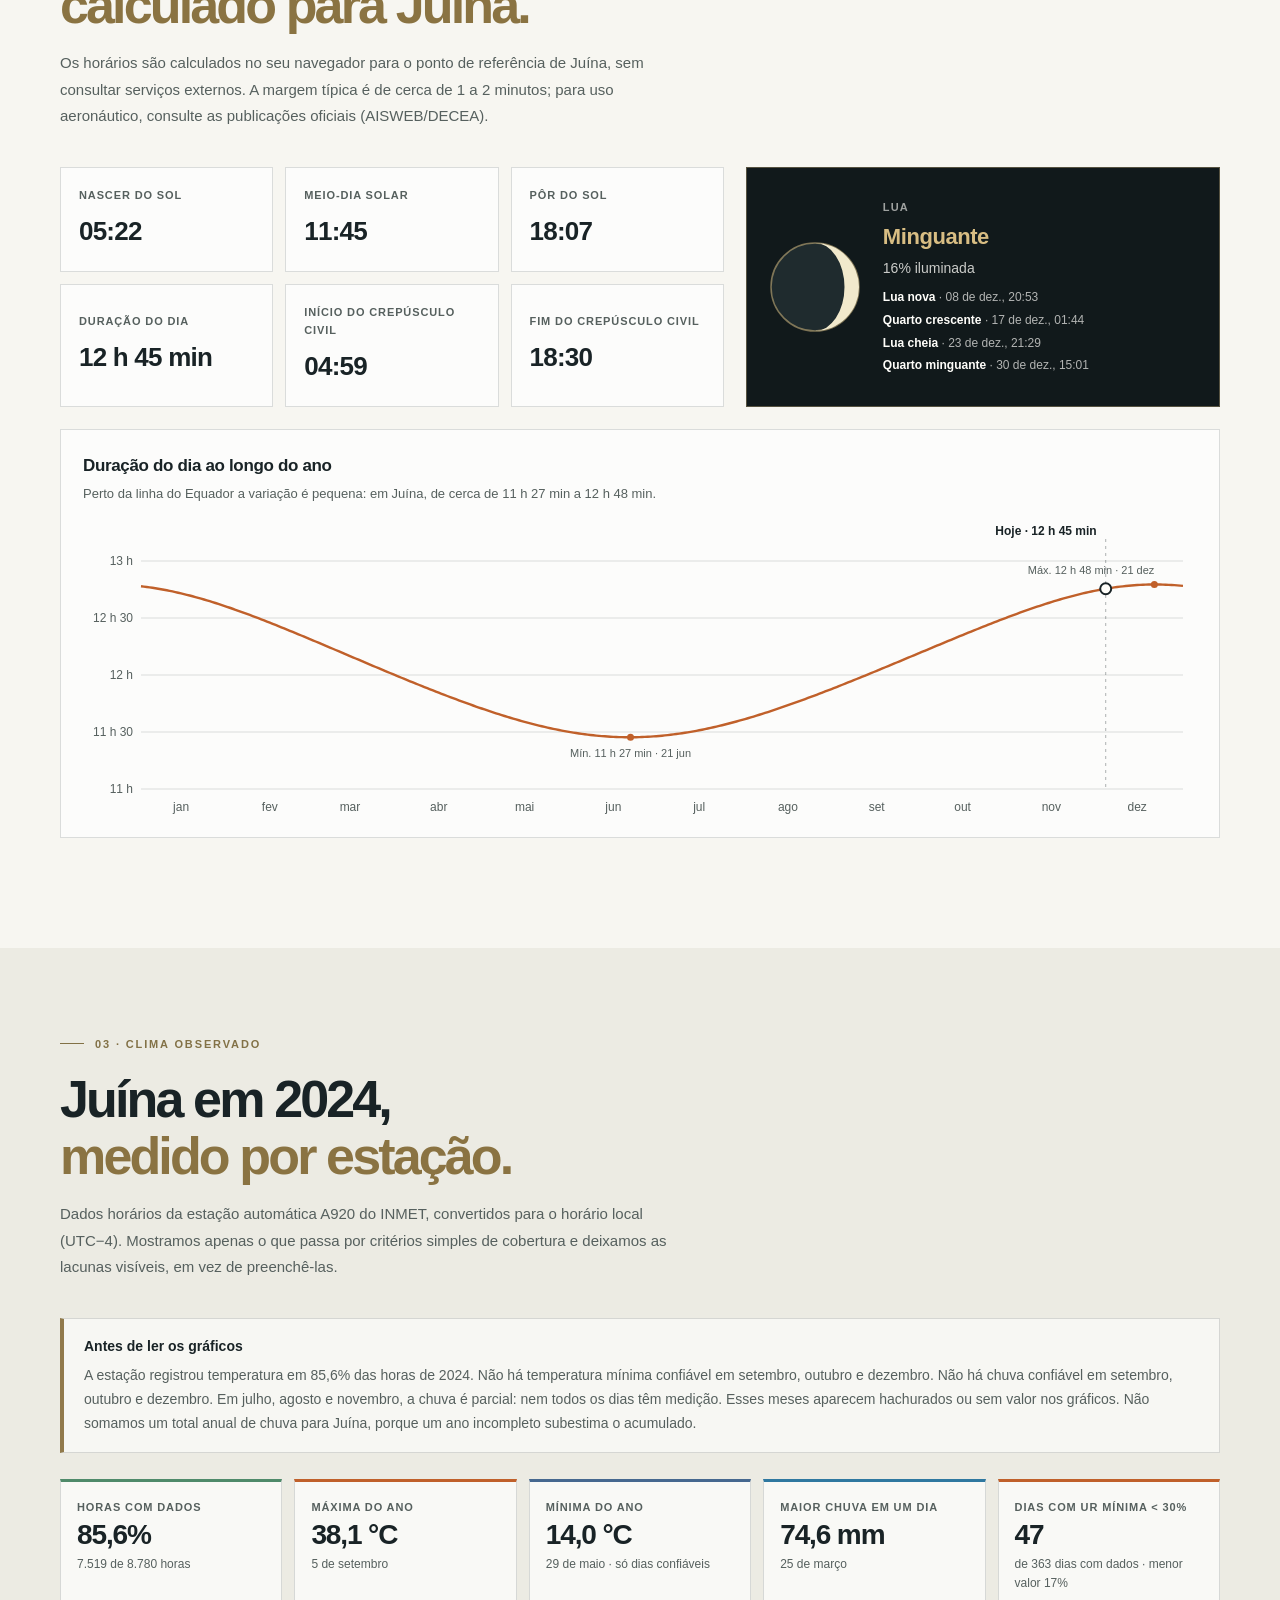
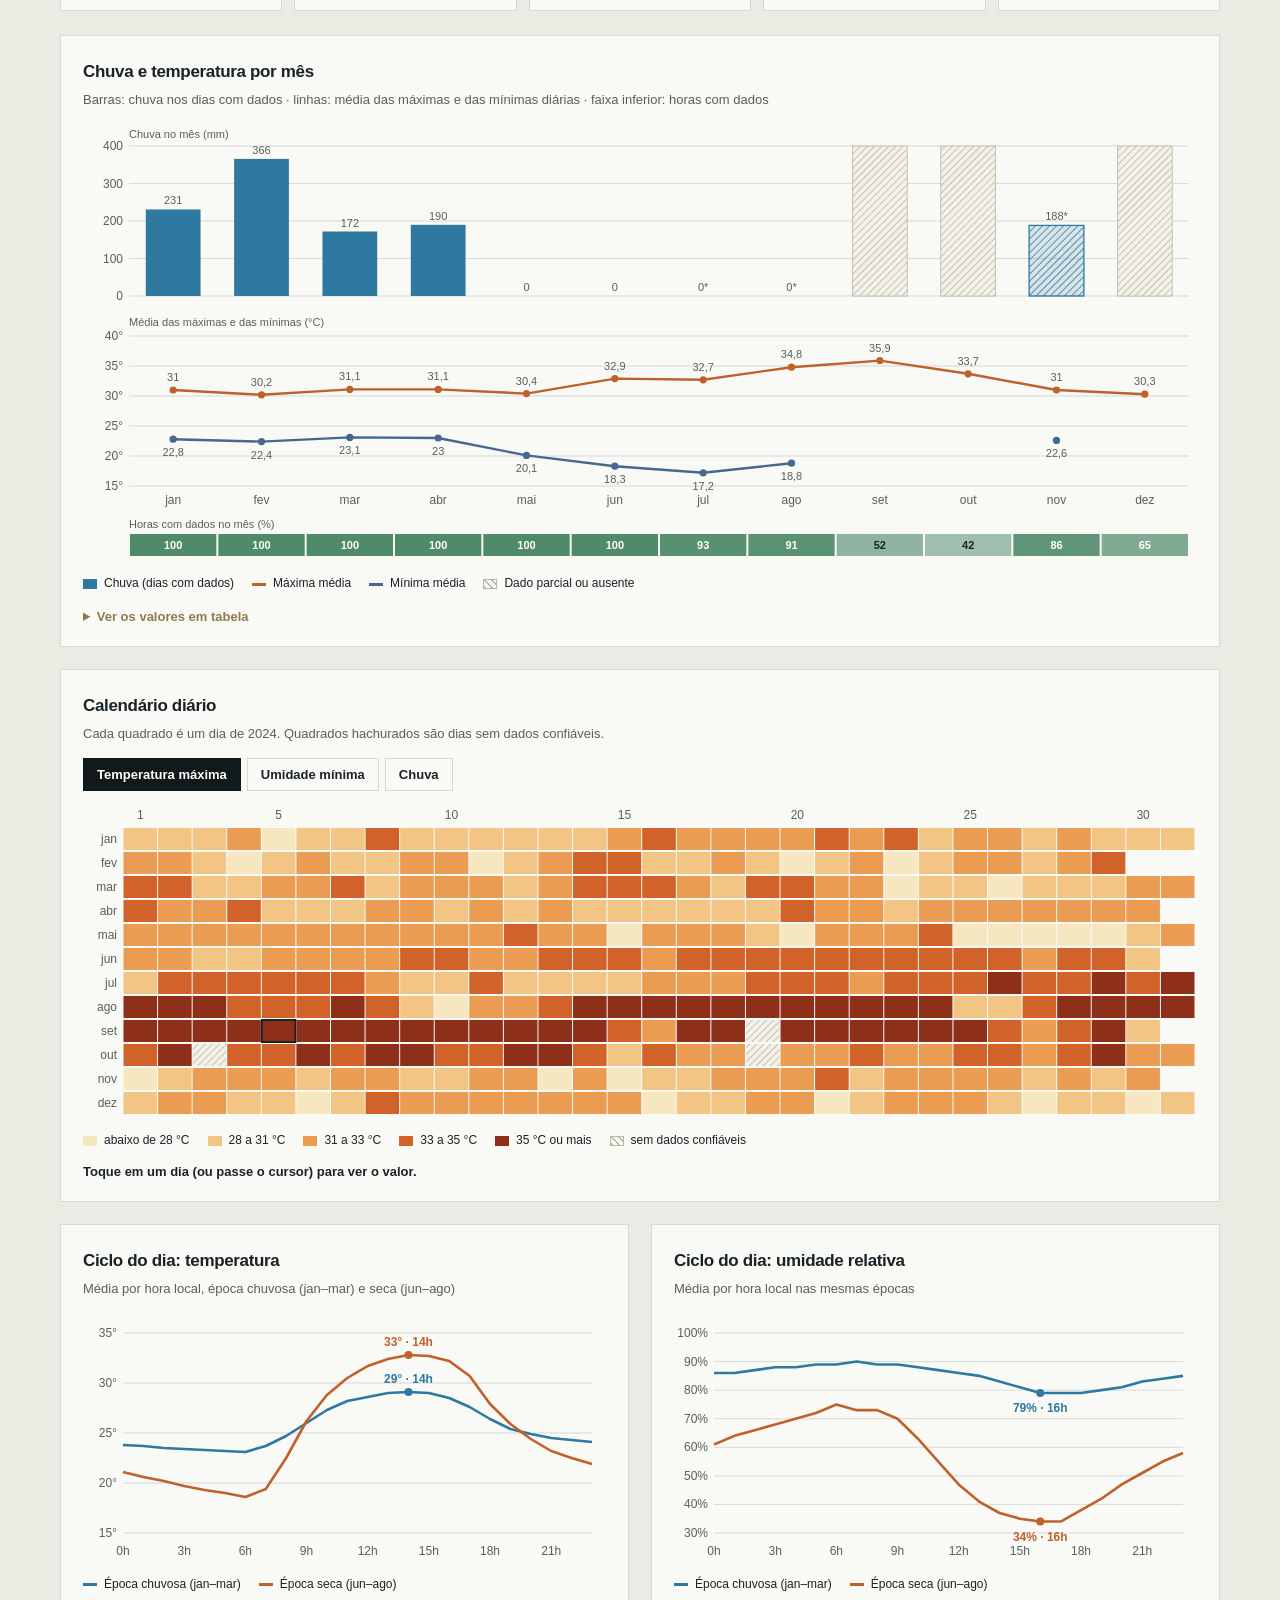
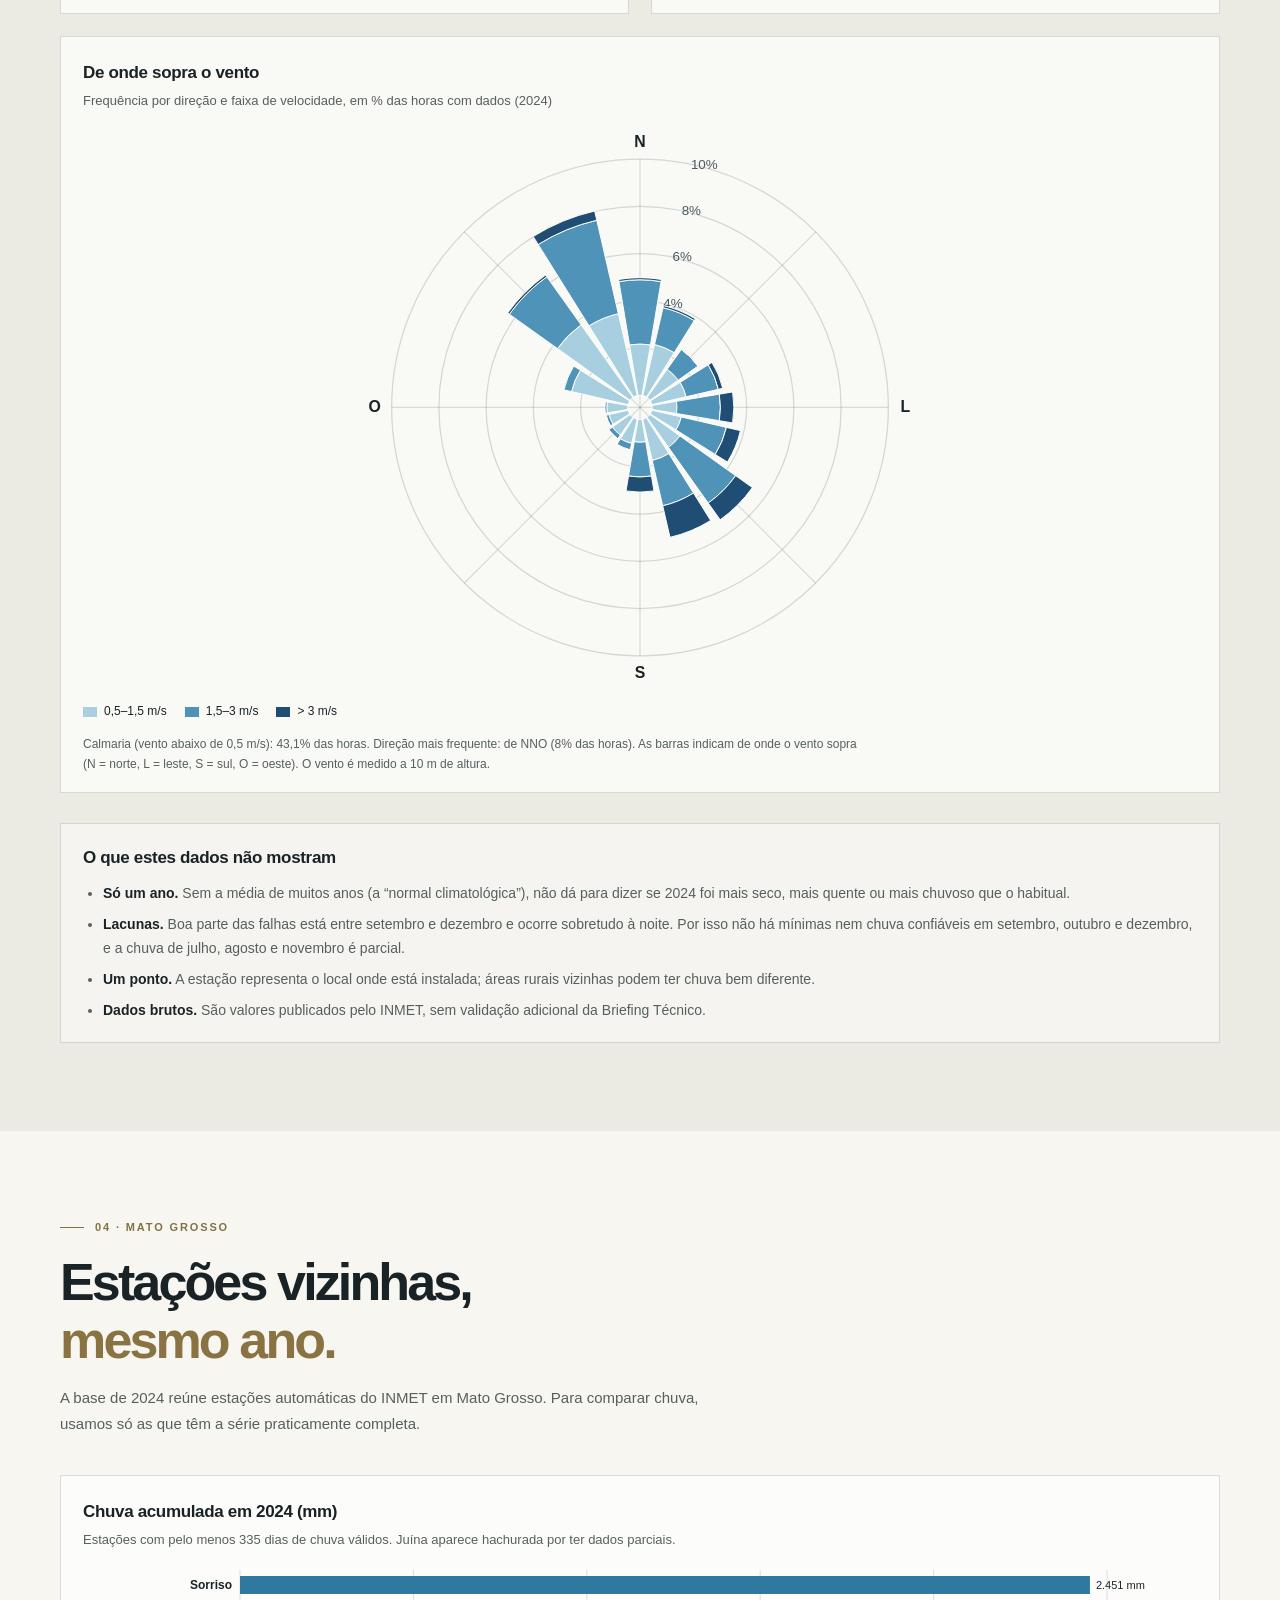
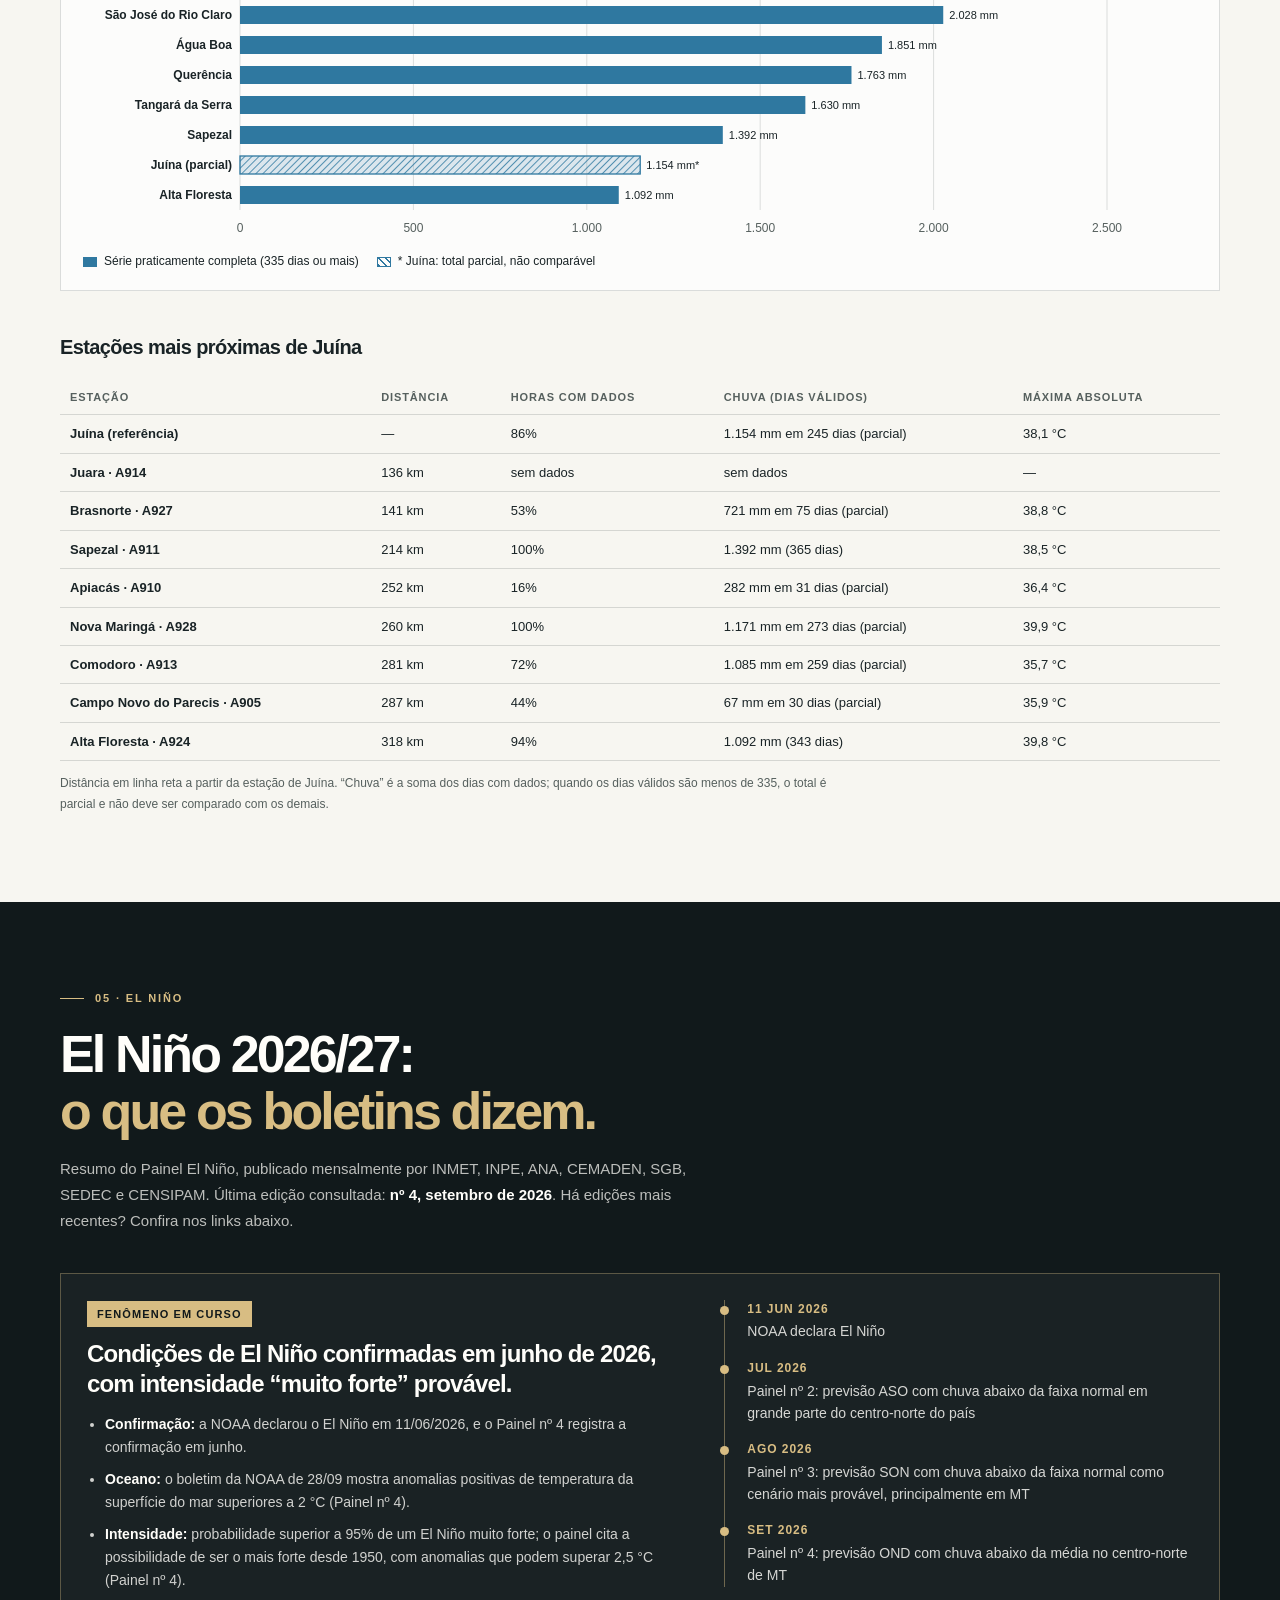
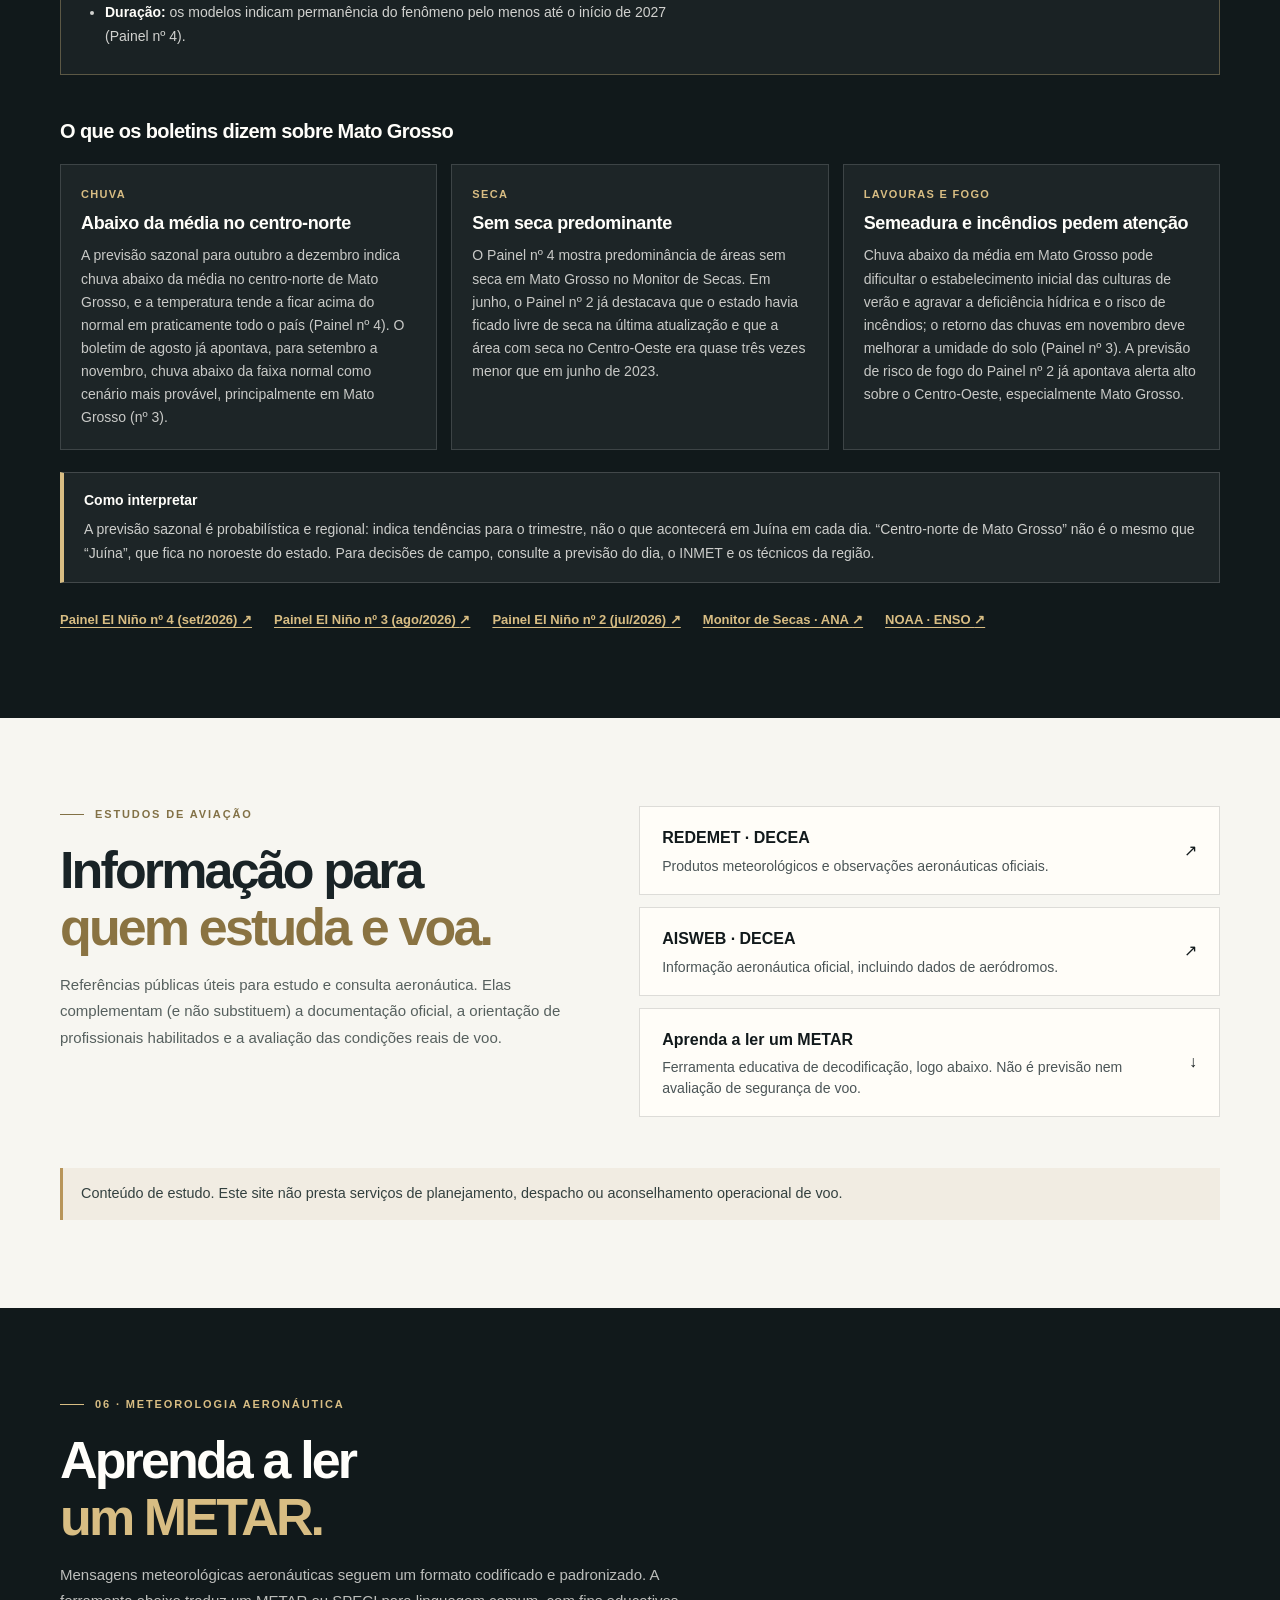
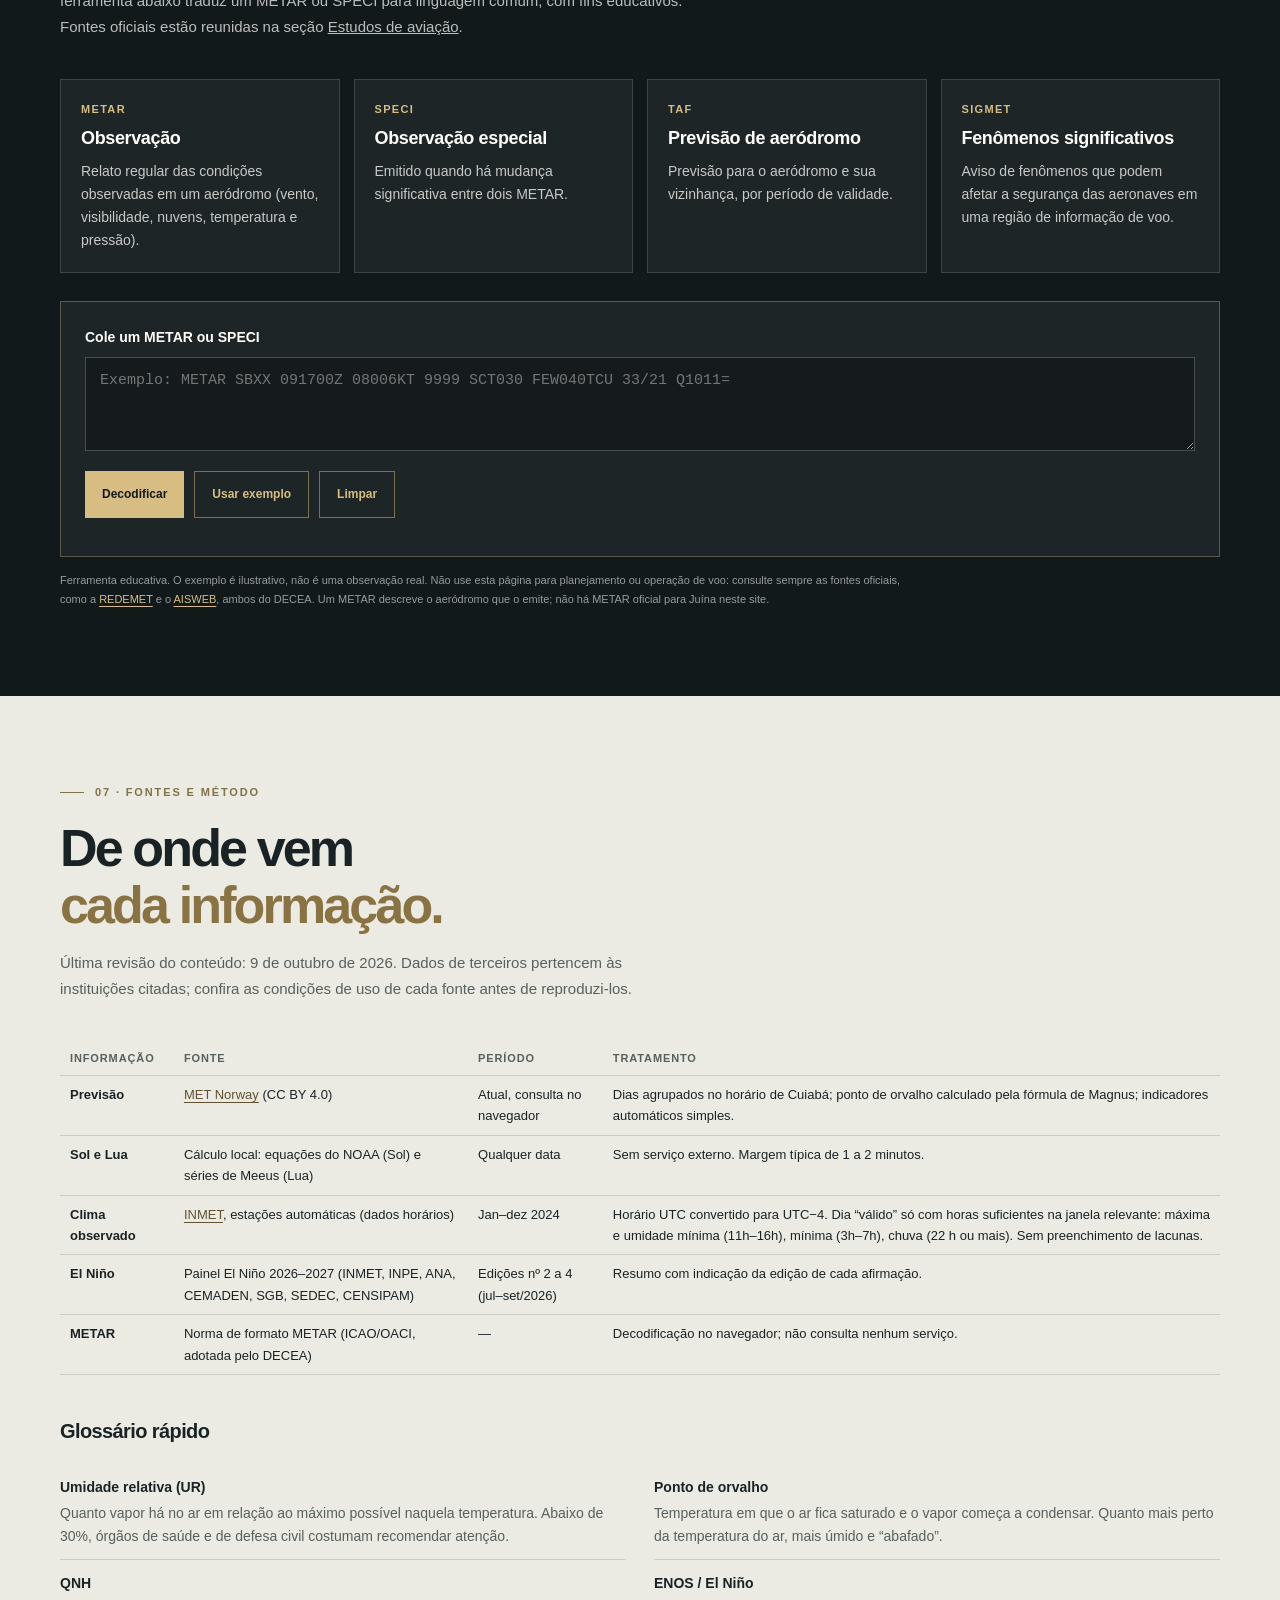
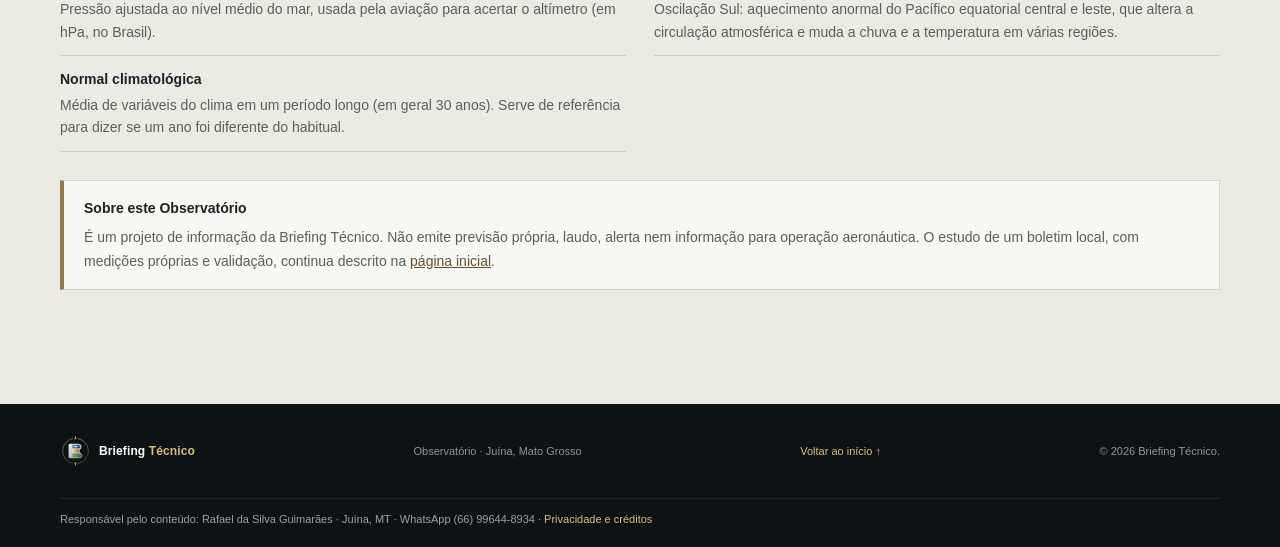
<file: observatorio.html>
<!doctype html>
<html lang="pt-BR">
  <head>
    <meta charset="utf-8">
    <meta name="viewport" content="width=device-width, initial-scale=1">
    <meta name="theme-color" content="#11191b">
    <meta name="description" content="Observatório meteorológico da Briefing Técnico: previsão para Juína, MT, clima observado pelo INMET, El Niño 2026/27, sol e lua e meteorologia aeronáutica: sempre com fonte, data e limites.">
    <title>Observatório meteorológico · Juína, MT | Briefing Técnico</title>
    <link rel="icon" href="assets/brand/briefing-tecnico-marca.svg" type="image/svg+xml">
    <link rel="stylesheet" href="styles.css?v=locations-br-20261022">
    <link rel="stylesheet" href="navegacao.css?v=nav-20261015">
    <link rel="stylesheet" href="ajustes.css?v=20261021">
    <link rel="stylesheet" href="atalhos.css?v=20261111">
    <script src="data/observatorio-dados.js" defer></script>
    <script src="script.js?v=locations-br-20261022" defer></script>
    <script src="navegacao.js?v=nav-20261015" defer></script>
    <script src="observatorio.js?v=weather-location-v2" defer></script>
  </head>
  <body class="obs-page">
    <a class="skip-link" href="#conteudo">Pular para o conteúdo</a>
    <header class="site-header">
      <div class="container header-row">
        <a class="brand-lockup" href="index.html" aria-label="Briefing Técnico, página inicial">
          <img src="assets/brand/briefing-tecnico-marca.svg" alt="" width="44" height="46">
          <span>Briefing <strong>Técnico</strong></span>
        </a>
        <button class="menu-toggle" type="button" aria-expanded="false" aria-controls="main-navigation">
          <span>Assuntos</span><span class="menu-icon" aria-hidden="true"><i></i><i></i></span>
        </button>
        <nav class="main-nav" id="main-navigation" aria-label="Áreas principais">
          <a class="topico" href="briefing.html" aria-current="page">Briefing Técnico</a>
          <a class="topico" href="produtor-rural.html">Produtor rural</a>
          <a class="topico" href="mercado.html">Mercado</a>
          <a class="topico" href="perfect-protection.html">Perfect Protection · Aviação</a>
          <a class="topico" href="index.html#janela-contato">Contato</a>
        </nav>
      </div>
    </header>

    <nav class="obs-subnav" aria-label="Seções do Briefing Técnico">
      <div class="container obs-subnav-row">
        <a href="briefing.html">Briefing Técnico</a>
        <a href="#previsao">Previsão</a>
        <a href="#sol-lua">Sol e Lua</a>
        <a href="#clima">Clima observado</a>
        <a href="#regiao">Região</a>
        <a href="#el-nino">El Niño</a>
        <a href="#estudos-aviacao">Estudos de aviação</a>
        <a href="#fontes">Fontes e método</a>
        <a href="produtor-rural.html">Produtor rural</a>
        <a href="mercado.html">Mercado</a>
      </div>
    </nav>

    <main id="conteudo" data-astro>
      <section class="obs-hero">
        <div class="hero-orbit orbit-one" aria-hidden="true"></div>
        <div class="container obs-hero-grid">
          <div class="obs-hero-copy">
            <p class="eyebrow"><span></span> Observatório · Juína, Mato Grosso</p>
            <h1>Tempo, clima<br>e <em>contexto.</em></h1>
            <p class="hero-description">Previsão atualizada, observações de estações do INMET, El Niño, sol e lua e ferramentas de meteorologia. Cada informação traz a fonte, a data e os limites de uso.</p>
            <div class="hero-actions">
              <a class="button button-gold" href="#previsao">Ver a previsão <span aria-hidden="true">↓</span></a>
              <a class="inline-link" href="#fontes">Como tratamos os dados <span aria-hidden="true">↗</span></a>
            </div>
          </div>
          <div class="obs-status" aria-label="Resumo de hoje">
            <article class="obs-tile">
              <span>Agora · previsão de modelo</span>
              <strong data-hero="temp">—</strong>
              <p data-hero="cond">Carregando…</p>
            </article>
            <article class="obs-tile">
              <span>Sol hoje · Juína</span>
              <strong><span data-sun-rise>—</span> – <span data-sun-set>—</span></strong>
              <p>nascer e pôr do sol (horário de Cuiabá)</p>
            </article>
            <article class="obs-tile">
              <span>Lua hoje</span>
              <strong data-moon-name>—</strong>
              <p data-moon-illum></p>
            </article>
            <article class="obs-tile obs-tile-accent">
              <span>El Niño 2026/27</span>
              <strong>Em curso</strong>
              <p>Painel nº 4 · setembro de 2026</p>
            </article>
          </div>
        </div>
      </section>

      <!-- ===================== PREVISÃO ===================== -->
      <section class="weather-section obs-section" id="previsao" aria-labelledby="previsao-title" data-weather data-weather-count="7" data-weather-detail>
        <div class="container">
          <div class="weather-heading">
            <div>
              <p class="eyebrow"><span></span> 01 · Previsão</p>
              <h2 id="previsao-title">Tempo em <em data-weather-location-label>Juína, MT</em>.</h2>
              <p>Consulte a previsão em municípios brasileiros.</p>
            </div>
            <button class="weather-refresh" type="button" data-weather-refresh aria-controls="weather-current weather-days">Atualizar previsão <span aria-hidden="true">↻</span></button>
          </div>
          <form class="weather-location-form" data-weather-location-form>
            <fieldset>
              <legend>Consultar previsão em outro município</legend>
              <div class="weather-location-brazil">
                <label>Estado
                  <select data-location-state required><option value="MT" selected>Mato Grosso</option></select>
                </label>
                <label>Cidade ou município
                  <select data-location-city required><option value="Juína" selected>Juína</option></select>
                </label>
              </div>
              <button class="weather-location-submit" type="submit">Ver previsão nesta localidade <span aria-hidden="true">↗</span></button>
            </fieldset>
            <p class="weather-location-message" data-location-message role="status" aria-live="polite">Juína, MT é a localidade inicial. A busca não usa sua localização GPS.</p>
            <p class="weather-location-scope">A escolha vale só para a previsão de modelo desta visita; ao reabrir a página, a base volta para Juína. Os gráficos históricos do INMET e os cálculos de Sol e Lua continuam referentes a Juína.</p>
          </form>
          <p class="weather-status" data-weather-status role="status" aria-live="polite">Carregando a previsão meteorológica…</p>
          <p class="weather-privacy-note">A lista de municípios brasileiros é fornecida localmente pelo próprio site. A previsão é consultada diretamente no MET Norway, que recebe as coordenadas do município escolhido e seu endereço IP. O site não acessa sua localização GPS.</p>

          <div class="weather-current weather-current-rich" id="weather-current" data-weather-current hidden>
            <div class="weather-current-main">
              <div class="weather-current-icon" data-weather-icon aria-hidden="true"></div>
              <span class="weather-current-label">Próxima condição prevista</span>
              <strong data-weather-condition></strong>
              <span class="weather-current-time" data-weather-time></span>
            </div>
            <div class="weather-metrics weather-metrics-8">
              <div><span>Temperatura</span><strong data-weather-temperature></strong></div>
              <div><span>Umidade relativa</span><strong data-weather-humidity></strong></div>
              <div><span>Vento (de onde sopra)</span><strong data-weather-wind></strong></div>
              <div><span>Pressão ao nível do mar</span><strong data-weather-pressure></strong></div>
              <div><span>Cobertura de nuvens</span><strong data-weather-cloud></strong></div>
              <div><span>Ponto de orvalho</span><strong data-weather-dewpoint></strong></div>
              <div><span>Chuva na próxima hora</span><strong data-weather-rain1h></strong></div>
              <div><span>Fonte</span><strong class="metric-text">MET Norway</strong></div>
            </div>
          </div>

          <div class="obs-indicators" data-indicators aria-live="polite" hidden>
            <h3>Indicadores automáticos do modelo</h3>
            <ul data-indicators-list></ul>
            <p>São leituras simples da previsão, não alertas oficiais. Para avisos de risco, consulte o <a href="https://alertas2.inmet.gov.br/" target="_blank" rel="noopener noreferrer">INMET Alertas</a> e a Defesa Civil.</p>
          </div>

          <figure class="chart-card chart-dark" hidden data-hourly-card>
            <figcaption>
              <strong>Próximas 24 horas</strong>
              <span>Temperatura (linha) e chuva prevista por hora (barras) · horário local da cidade selecionada</span>
            </figcaption>
            <div class="chart-box" id="chart-hourly" role="img" aria-label="Gráfico da previsão de temperatura e chuva para as próximas 24 horas"></div>
            <details class="chart-data">
              <summary>Ver os valores em tabela</summary>
              <div class="table-wrap"><table id="table-hourly"><thead><tr><th scope="col">Hora</th><th scope="col">Temperatura</th><th scope="col">Umidade</th><th scope="col">Vento</th><th scope="col">Chuva</th></tr></thead><tbody></tbody></table></div>
            </details>
          </figure>

          <h3 class="obs-subhead">Próximos dias</h3>
          <div class="weather-days weather-days-7" id="weather-days" data-weather-days role="list" aria-label="Previsão para os próximos dias"></div>

          <p class="weather-attribution">
            Previsão meteorológica: <a href="https://api.met.no/weatherapi/locationforecast/2.0/documentation" target="_blank" rel="noopener noreferrer">MET Norway</a>,
            licenciados sob <a href="https://creativecommons.org/licenses/by/4.0/" target="_blank" rel="noopener noreferrer">CC BY 4.0</a>.
            Previsão de modelo, não observação de estação nem informação para operação aeronáutica.
          </p>
          <p class="weather-attribution">Localidades brasileiras: base <a href="https://github.com/kelvins/municipios-brasileiros" target="_blank" rel="noopener noreferrer">municipios-brasileiros</a>, fornecida localmente sob <a href="data/municipios/LICENCA-MIT.txt">licença MIT</a>.</p>
          <p class="weather-reference">Para comparação, consulte também a <a href="https://previsaonumerica.cptec.inpe.br/bam/aprec/ams/" target="_blank" rel="noopener noreferrer">previsão numérica do CPTEC/INPE</a> e as <a href="https://mapas.inmet.gov.br/" target="_blank" rel="noopener noreferrer">estações meteorológicas do INMET</a>.</p>
        </div>
      </section>

      <!-- ===================== SOL E LUA ===================== -->
      <section class="obs-section section-light" id="sol-lua" aria-labelledby="sol-title">
        <div class="container">
          <div class="obs-head">
            <p class="eyebrow eyebrow-light"><span></span> 02 · Sol e Lua</p>
            <h2 id="sol-title">O céu de hoje,<br><em>calculado para Juína.</em></h2>
            <p>Os horários são calculados no seu navegador para o ponto de referência de Juína, sem consultar serviços externos. A margem típica é de cerca de 1 a 2 minutos; para uso aeronáutico, consulte as publicações oficiais (AISWEB/DECEA).</p>
          </div>
          <div class="astro-grid">
            <div class="astro-tiles">
              <div class="stat-tile"><span>Nascer do sol</span><strong data-sun-rise>—</strong></div>
              <div class="stat-tile"><span>Meio-dia solar</span><strong data-sun-noon>—</strong></div>
              <div class="stat-tile"><span>Pôr do sol</span><strong data-sun-set>—</strong></div>
              <div class="stat-tile"><span>Duração do dia</span><strong data-sun-length>—</strong></div>
              <div class="stat-tile"><span>Início do crepúsculo civil</span><strong data-sun-dawn>—</strong></div>
              <div class="stat-tile"><span>Fim do crepúsculo civil</span><strong data-sun-dusk>—</strong></div>
            </div>
            <div class="moon-card">
              <div class="moon-visual" data-moon-icon role="img" aria-label="Fase atual da Lua, vista do Hemisfério Sul"></div>
              <div>
                <span class="moon-label">Lua</span>
                <strong data-moon-name>—</strong>
                <p data-moon-illum></p>
                <ul class="moon-phases" data-moon-phases></ul>
              </div>
            </div>
          </div>
          <figure class="chart-card">
            <figcaption>
              <strong>Duração do dia ao longo do ano</strong>
              <span>Perto da linha do Equador a variação é pequena: em Juína, de cerca de 11 h 27 min a 12 h 48 min.</span>
            </figcaption>
            <div class="chart-box" id="chart-daylength" role="img" aria-label="Curva da duração do dia em Juína ao longo do ano, com o dia de hoje marcado"></div>
          </figure>
        </div>
      </section>

      <!-- ===================== CLIMA OBSERVADO ===================== -->
      <section class="obs-section section-sand" id="clima" aria-labelledby="clima-title">
        <div class="container">
          <div class="obs-head">
            <p class="eyebrow eyebrow-light"><span></span> 03 · Clima observado</p>
            <h2 id="clima-title">Juína em 2024,<br><em>medido por estação.</em></h2>
            <p>Dados horários da estação automática A920 do INMET, convertidos para o horário local (UTC−4). Mostramos apenas o que passa por critérios simples de cobertura e deixamos as lacunas visíveis, em vez de preenchê-las.</p>
          </div>

          <div class="callout" data-coverage-note>
            <strong>Antes de ler os gráficos</strong>
            <p>Carregando…</p>
          </div>

          <div class="kpi-row" data-kpis></div>

          <figure class="chart-card">
            <figcaption>
              <strong>Chuva e temperatura por mês</strong>
              <span>Barras: chuva nos dias com dados · linhas: média das máximas e das mínimas diárias · faixa inferior: horas com dados</span>
            </figcaption>
            <div class="chart-box" id="chart-monthly" role="img" aria-label="Gráfico mensal de chuva, temperatura máxima e mínima e cobertura de dados da estação de Juína em 2024"></div>
            <details class="chart-data">
              <summary>Ver os valores em tabela</summary>
              <div class="table-wrap"><table id="table-monthly"><thead><tr><th scope="col">Mês</th><th scope="col">Dados</th><th scope="col">Chuva</th><th scope="col">Dias com chuva ≥ 1 mm</th><th scope="col">Máxima média</th><th scope="col">Mínima média</th><th scope="col">UR mínima média</th></tr></thead><tbody></tbody></table></div>
            </details>
          </figure>

          <figure class="chart-card">
            <figcaption>
              <strong>Calendário diário</strong>
              <span>Cada quadrado é um dia de 2024. Quadrados hachurados são dias sem dados confiáveis.</span>
            </figcaption>
            <div class="seg" role="group" aria-label="Variável do calendário">
              <button type="button" data-heat-metric="tmax" aria-pressed="true">Temperatura máxima</button>
              <button type="button" data-heat-metric="rhmin" aria-pressed="false">Umidade mínima</button>
              <button type="button" data-heat-metric="rain" aria-pressed="false">Chuva</button>
            </div>
            <div class="chart-box" id="chart-heat" role="img" aria-label="Calendário diário de 2024 para a variável selecionada"></div>
          </figure>

          <div class="chart-pair">
            <figure class="chart-card">
              <figcaption>
                <strong>Ciclo do dia: temperatura</strong>
                <span>Média por hora local, época chuvosa (jan–mar) e seca (jun–ago)</span>
              </figcaption>
              <div class="chart-box" id="chart-diurnal-temp" role="img" aria-label="Temperatura média por hora do dia nas épocas chuvosa e seca"></div>
            </figure>
            <figure class="chart-card">
              <figcaption>
                <strong>Ciclo do dia: umidade relativa</strong>
                <span>Média por hora local nas mesmas épocas</span>
              </figcaption>
              <div class="chart-box" id="chart-diurnal-rh" role="img" aria-label="Umidade relativa média por hora do dia nas épocas chuvosa e seca"></div>
            </figure>
          </div>

          <figure class="chart-card chart-card-wind">
            <figcaption>
              <strong>De onde sopra o vento</strong>
              <span>Frequência por direção e faixa de velocidade, em % das horas com dados (2024)</span>
            </figcaption>
            <div class="chart-box" id="chart-windrose" role="img" aria-label="Rosa dos ventos da estação de Juína em 2024"></div>
          </figure>

          <div class="limits">
            <h3>O que estes dados não mostram</h3>
            <ul>
              <li><strong>Só um ano.</strong> Sem a média de muitos anos (a “normal climatológica”), não dá para dizer se 2024 foi mais seco, mais quente ou mais chuvoso que o habitual.</li>
              <li><strong>Lacunas.</strong> Boa parte das falhas está entre setembro e dezembro e ocorre sobretudo à noite. Por isso não há mínimas nem chuva confiáveis em setembro, outubro e dezembro, e a chuva de julho, agosto e novembro é parcial.</li>
              <li><strong>Um ponto.</strong> A estação representa o local onde está instalada; áreas rurais vizinhas podem ter chuva bem diferente.</li>
              <li><strong>Dados brutos.</strong> São valores publicados pelo INMET, sem validação adicional da Briefing Técnico.</li>
            </ul>
          </div>
        </div>
      </section>

      <!-- ===================== REGIÃO ===================== -->
      <section class="obs-section section-light" id="regiao" aria-labelledby="regiao-title">
        <div class="container">
          <div class="obs-head">
            <p class="eyebrow eyebrow-light"><span></span> 04 · Mato Grosso</p>
            <h2 id="regiao-title">Estações vizinhas,<br><em>mesmo ano.</em></h2>
            <p>A base de 2024 reúne estações automáticas do INMET em Mato Grosso. Para comparar chuva, usamos só as que têm a série praticamente completa.</p>
          </div>
          <figure class="chart-card">
            <figcaption>
              <strong>Chuva acumulada em 2024 (mm)</strong>
              <span>Estações com pelo menos 335 dias de chuva válidos. Juína aparece hachurada por ter dados parciais.</span>
            </figcaption>
            <div class="chart-box" id="chart-regional" role="img" aria-label="Chuva acumulada em 2024 em estações de Mato Grosso com série completa"></div>
          </figure>
          <h3 class="obs-subhead obs-subhead-light">Estações mais próximas de Juína</h3>
          <div class="table-wrap">
            <table class="data-table" id="table-regional">
              <caption class="sr-only">Estações do INMET mais próximas de Juína, com cobertura e chuva em 2024</caption>
              <thead><tr><th scope="col">Estação</th><th scope="col">Distância</th><th scope="col">Horas com dados</th><th scope="col">Chuva (dias válidos)</th><th scope="col">Máxima absoluta</th></tr></thead>
              <tbody></tbody>
            </table>
          </div>
          <p class="note-small">Distância em linha reta a partir da estação de Juína. “Chuva” é a soma dos dias com dados; quando os dias válidos são menos de 335, o total é parcial e não deve ser comparado com os demais.</p>
        </div>
      </section>

      <!-- ===================== EL NIÑO ===================== -->
      <section class="obs-section section-dark" id="el-nino" aria-labelledby="elnino-title">
        <div class="container">
          <div class="obs-head obs-head-dark">
            <p class="eyebrow"><span></span> 05 · El Niño</p>
            <h2 id="elnino-title">El Niño 2026/27:<br><em>o que os boletins dizem.</em></h2>
            <p>Resumo do Painel El Niño, publicado mensalmente por INMET, INPE, ANA, CEMADEN, SGB, SEDEC e CENSIPAM. Última edição consultada: <strong>nº 4, setembro de 2026</strong>. Há edições mais recentes? Confira nos links abaixo.</p>
          </div>

          <div class="elnino-status">
            <div class="elnino-lead">
              <span class="badge badge-warn">Fenômeno em curso</span>
              <h3>Condições de El Niño confirmadas em junho de 2026, com intensidade “muito forte” provável.</h3>
              <ul class="fact-list">
                <li><strong>Confirmação:</strong> a NOAA declarou o El Niño em 11/06/2026, e o Painel nº 4 registra a confirmação em junho.</li>
                <li><strong>Oceano:</strong> o boletim da NOAA de 28/09 mostra anomalias positivas de temperatura da superfície do mar superiores a 2 °C (Painel nº 4).</li>
                <li><strong>Intensidade:</strong> probabilidade superior a 95% de um El Niño muito forte; o painel cita a possibilidade de ser o mais forte desde 1950, com anomalias que podem superar 2,5 °C (Painel nº 4).</li>
                <li><strong>Duração:</strong> os modelos indicam permanência do fenômeno pelo menos até o início de 2027 (Painel nº 4).</li>
              </ul>
            </div>
            <div class="elnino-timeline" aria-label="Linha do tempo dos boletins">
              <ol>
                <li><time datetime="2026-06-11">11 jun 2026</time><span>NOAA declara El Niño</span></li>
                <li><time datetime="2026-07">jul 2026</time><span>Painel nº 2: previsão ASO com chuva abaixo da faixa normal em grande parte do centro-norte do país</span></li>
                <li><time datetime="2026-08">ago 2026</time><span>Painel nº 3: previsão SON com chuva abaixo da faixa normal como cenário mais provável, principalmente em MT</span></li>
                <li><time datetime="2026-09">set 2026</time><span>Painel nº 4: previsão OND com chuva abaixo da média no centro-norte de MT</span></li>
              </ol>
            </div>
          </div>

          <h3 class="obs-subhead">O que os boletins dizem sobre Mato Grosso</h3>
          <div class="elnino-cards">
            <article class="info-card">
              <span>Chuva</span>
              <h4>Abaixo da média no centro-norte</h4>
              <p>A previsão sazonal para outubro a dezembro indica chuva abaixo da média no centro-norte de Mato Grosso, e a temperatura tende a ficar acima do normal em praticamente todo o país (Painel nº 4). O boletim de agosto já apontava, para setembro a novembro, chuva abaixo da faixa normal como cenário mais provável, principalmente em Mato Grosso (nº 3).</p>
            </article>
            <article class="info-card">
              <span>Seca</span>
              <h4>Sem seca predominante</h4>
              <p>O Painel nº 4 mostra predominância de áreas sem seca em Mato Grosso no Monitor de Secas. Em junho, o Painel nº 2 já destacava que o estado havia ficado livre de seca na última atualização e que a área com seca no Centro-Oeste era quase três vezes menor que em junho de 2023.</p>
            </article>
            <article class="info-card">
              <span>Lavouras e fogo</span>
              <h4>Semeadura e incêndios pedem atenção</h4>
              <p>Chuva abaixo da média em Mato Grosso pode dificultar o estabelecimento inicial das culturas de verão e agravar a deficiência hídrica e o risco de incêndios; o retorno das chuvas em novembro deve melhorar a umidade do solo (Painel nº 3). A previsão de risco de fogo do Painel nº 2 já apontava alerta alto sobre o Centro-Oeste, especialmente Mato Grosso.</p>
            </article>
          </div>

          <div class="callout callout-dark">
            <strong>Como interpretar</strong>
            <p>A previsão sazonal é probabilística e regional: indica tendências para o trimestre, não o que acontecerá em Juína em cada dia. “Centro-norte de Mato Grosso” não é o mesmo que “Juína”, que fica no noroeste do estado. Para decisões de campo, consulte a previsão do dia, o INMET e os técnicos da região.</p>
          </div>

          <div class="source-links">
            <a href="https://portal.inmet.gov.br/uploads/notastecnicas/Painel-El-Ni%C3%B1o-4-Edi%C3%A7%C3%A3o-ok.pdf" target="_blank" rel="noopener noreferrer">Painel El Niño nº 4 (set/2026) <span aria-hidden="true">↗</span></a>
            <a href="https://portal.inmet.gov.br/uploads/notastecnicas/Painel-El-Ni%C3%B1o-3-Edi%C3%A7%C3%A3o.pdf" target="_blank" rel="noopener noreferrer">Painel El Niño nº 3 (ago/2026) <span aria-hidden="true">↗</span></a>
            <a href="https://dataserver.cptec.inpe.br/dataserver_diptc/web/Painel-Elnino/2026-2027/Painel-El-Nin%CC%83o-2Edi%C3%A7%C3%A3o-Final.pdf" target="_blank" rel="noopener noreferrer">Painel El Niño nº 2 (jul/2026) <span aria-hidden="true">↗</span></a>
            <a href="https://monitordesecas.ana.gov.br/" target="_blank" rel="noopener noreferrer">Monitor de Secas · ANA <span aria-hidden="true">↗</span></a>
            <a href="https://www.cpc.ncep.noaa.gov/products/analysis_monitoring/enso_advisory/" target="_blank" rel="noopener noreferrer">NOAA · ENSO <span aria-hidden="true">↗</span></a>
          </div>
        </div>
      </section>

      <!-- ===================== ESTUDOS DE AVIAÇÃO ===================== -->
      <section class="obs-section section-light" id="estudos-aviacao" aria-labelledby="estudos-aviacao-title">
        <div class="container estudos-aviacao-grid">
          <div class="obs-head">
            <p class="eyebrow eyebrow-light"><span></span> Estudos de aviação</p>
            <h2 id="estudos-aviacao-title">Informação para<br><em>quem estuda e voa.</em></h2>
            <p>Referências públicas úteis para estudo e consulta aeronáutica. Elas complementam (e não substituem) a documentação oficial, a orientação de profissionais habilitados e a avaliação das condições reais de voo.</p>
          </div>
          <div class="estudos-aviacao-links">
            <a href="https://redemet.decea.mil.br/" target="_blank" rel="noopener noreferrer">
              <span><strong>REDEMET · DECEA</strong><small>Produtos meteorológicos e observações aeronáuticas oficiais.</small></span><span aria-hidden="true">↗</span>
            </a>
            <a href="https://aisweb.decea.mil.br/" target="_blank" rel="noopener noreferrer">
              <span><strong>AISWEB · DECEA</strong><small>Informação aeronáutica oficial, incluindo dados de aeródromos.</small></span><span aria-hidden="true">↗</span>
            </a>
            <a href="#aviacao">
              <span><strong>Aprenda a ler um METAR</strong><small>Ferramenta educativa de decodificação, logo abaixo. Não é previsão nem avaliação de segurança de voo.</small></span><span aria-hidden="true">↓</span>
            </a>
          </div>
          <p class="estudos-aviacao-nota">Conteúdo de estudo. Este site não presta serviços de planejamento, despacho ou aconselhamento operacional de voo.</p>
        </div>
      </section>

      <!-- ===================== AVIAÇÃO ===================== -->
      <section class="obs-section section-dark" id="aviacao" aria-labelledby="avi-title">
        <div class="container">
          <div class="obs-head obs-head-dark">
            <p class="eyebrow"><span></span> 06 · Meteorologia aeronáutica</p>
            <h2 id="avi-title">Aprenda a ler<br><em>um METAR.</em></h2>
            <p>Mensagens meteorológicas aeronáuticas seguem um formato codificado e padronizado. A ferramenta abaixo traduz um METAR ou SPECI para linguagem comum, com fins educativos. Fontes oficiais estão reunidas na seção <a href="#estudos-aviacao">Estudos de aviação</a>.</p>
          </div>

          <div class="avi-grid">
            <article class="info-card info-card-dark"><span>METAR</span><h4>Observação</h4><p>Relato regular das condições observadas em um aeródromo (vento, visibilidade, nuvens, temperatura e pressão).</p></article>
            <article class="info-card info-card-dark"><span>SPECI</span><h4>Observação especial</h4><p>Emitido quando há mudança significativa entre dois METAR.</p></article>
            <article class="info-card info-card-dark"><span>TAF</span><h4>Previsão de aeródromo</h4><p>Previsão para o aeródromo e sua vizinhança, por período de validade.</p></article>
            <article class="info-card info-card-dark"><span>SIGMET</span><h4>Fenômenos significativos</h4><p>Aviso de fenômenos que podem afetar a segurança das aeronaves em uma região de informação de voo.</p></article>
          </div>

          <div class="metar-tool" id="metar">
            <label for="metar-input">Cole um METAR ou SPECI</label>
            <textarea id="metar-input" rows="3" spellcheck="false" autocomplete="off" placeholder="Exemplo: METAR SBXX 091700Z 08006KT 9999 SCT030 FEW040TCU 33/21 Q1011="></textarea>
            <div class="metar-actions">
              <button class="button button-gold" type="button" data-metar-decode>Decodificar</button>
              <button class="button button-ghost" type="button" data-metar-example>Usar exemplo</button>
              <button class="button button-ghost" type="button" data-metar-clear>Limpar</button>
            </div>
            <div class="metar-output" id="metar-output" aria-live="polite"></div>
          </div>
          <p class="weather-attribution">Ferramenta educativa. O exemplo é ilustrativo, não é uma observação real. Não use esta página para planejamento ou operação de voo: consulte sempre as fontes oficiais, como a <a href="https://redemet.decea.mil.br/" target="_blank" rel="noopener noreferrer">REDEMET</a> e o <a href="https://aisweb.decea.mil.br/" target="_blank" rel="noopener noreferrer">AISWEB</a>, ambos do DECEA. Um METAR descreve o aeródromo que o emite; não há METAR oficial para Juína neste site.</p>
        </div>
      </section>

      <!-- ===================== FONTES ===================== -->
      <section class="obs-section section-sand" id="fontes" aria-labelledby="fontes-title">
        <div class="container">
          <div class="obs-head">
            <p class="eyebrow eyebrow-light"><span></span> 07 · Fontes e método</p>
            <h2 id="fontes-title">De onde vem<br><em>cada informação.</em></h2>
            <p>Última revisão do conteúdo: 9 de outubro de 2026. Dados de terceiros pertencem às instituições citadas; confira as condições de uso de cada fonte antes de reproduzi-los.</p>
          </div>
          <div class="table-wrap">
            <table class="data-table">
              <caption class="sr-only">Fontes de dados do Observatório</caption>
              <thead><tr><th scope="col">Informação</th><th scope="col">Fonte</th><th scope="col">Período</th><th scope="col">Tratamento</th></tr></thead>
              <tbody>
                <tr><th scope="row">Previsão</th><td><a href="https://api.met.no/weatherapi/locationforecast/2.0/documentation" target="_blank" rel="noopener noreferrer">MET Norway</a> (CC BY 4.0)</td><td>Atual, consulta no navegador</td><td>Dias agrupados no horário de Cuiabá; ponto de orvalho calculado pela fórmula de Magnus; indicadores automáticos simples.</td></tr>
                <tr><th scope="row">Sol e Lua</th><td>Cálculo local: equações do NOAA (Sol) e séries de Meeus (Lua)</td><td>Qualquer data</td><td>Sem serviço externo. Margem típica de 1 a 2 minutos.</td></tr>
                <tr><th scope="row">Clima observado</th><td><a href="https://portal.inmet.gov.br/" target="_blank" rel="noopener noreferrer">INMET</a>, estações automáticas (dados horários)</td><td>Jan–dez 2024</td><td>Horário UTC convertido para UTC−4. Dia “válido” só com horas suficientes na janela relevante: máxima e umidade mínima (11h–16h), mínima (3h–7h), chuva (22 h ou mais). Sem preenchimento de lacunas.</td></tr>
                <tr><th scope="row">El Niño</th><td>Painel El Niño 2026–2027 (INMET, INPE, ANA, CEMADEN, SGB, SEDEC, CENSIPAM)</td><td>Edições nº 2 a 4 (jul–set/2026)</td><td>Resumo com indicação da edição de cada afirmação.</td></tr>
                <tr><th scope="row">METAR</th><td>Norma de formato METAR (ICAO/OACI, adotada pelo DECEA)</td><td>—</td><td>Decodificação no navegador; não consulta nenhum serviço.</td></tr>
              </tbody>
            </table>
          </div>

          <h3 class="obs-subhead obs-subhead-light">Glossário rápido</h3>
          <dl class="glossary">
            <div><dt>Umidade relativa (UR)</dt><dd>Quanto vapor há no ar em relação ao máximo possível naquela temperatura. Abaixo de 30%, órgãos de saúde e de defesa civil costumam recomendar atenção.</dd></div>
            <div><dt>Ponto de orvalho</dt><dd>Temperatura em que o ar fica saturado e o vapor começa a condensar. Quanto mais perto da temperatura do ar, mais úmido e “abafado”.</dd></div>
            <div><dt>QNH</dt><dd>Pressão ajustada ao nível médio do mar, usada pela aviação para acertar o altímetro (em hPa, no Brasil).</dd></div>
            <div><dt>ENOS / El Niño</dt><dd>Oscilação Sul: aquecimento anormal do Pacífico equatorial central e leste, que altera a circulação atmosférica e muda a chuva e a temperatura em várias regiões.</dd></div>
            <div><dt>Normal climatológica</dt><dd>Média de variáveis do clima em um período longo (em geral 30 anos). Serve de referência para dizer se um ano foi diferente do habitual.</dd></div>
          </dl>

          <div class="callout">
            <strong>Sobre este Observatório</strong>
            <p>É um projeto de informação da Briefing Técnico. Não emite previsão própria, laudo, alerta nem informação para operação aeronáutica. O estudo de um boletim local, com medições próprias e validação, continua descrito na <a href="pesquisa.html#estudo-metar">página inicial</a>.</p>
          </div>
        </div>
      </section>
    </main>

    <footer class="site-footer">
      <div class="container footer-row">
        <a class="brand-lockup footer-lockup" href="index.html">
          <img src="assets/brand/briefing-tecnico-marca.svg" alt="" width="34" height="36" loading="lazy">
          <span>Briefing <strong>Técnico</strong></span>
        </a>
        <p>Observatório · Juína, Mato Grosso</p>
        <a href="#conteudo">Voltar ao início ↑</a>
        <small>© <span data-year>2026</span> Briefing Técnico.</small>
      </div>
      <div class="container rodape-legal">
        <p>Responsável pelo conteúdo: Rafael da Silva Guimarães · Juína, MT · WhatsApp (66) 99644-8934 · <a href="privacidade.html">Privacidade e créditos</a></p>
      </div>
    </footer>
    <noscript><p class="noscript-note">Os gráficos e as ferramentas do Observatório precisam de JavaScript. Os links de fontes funcionam normalmente.</p></noscript>
  </body>
</html>
</file>
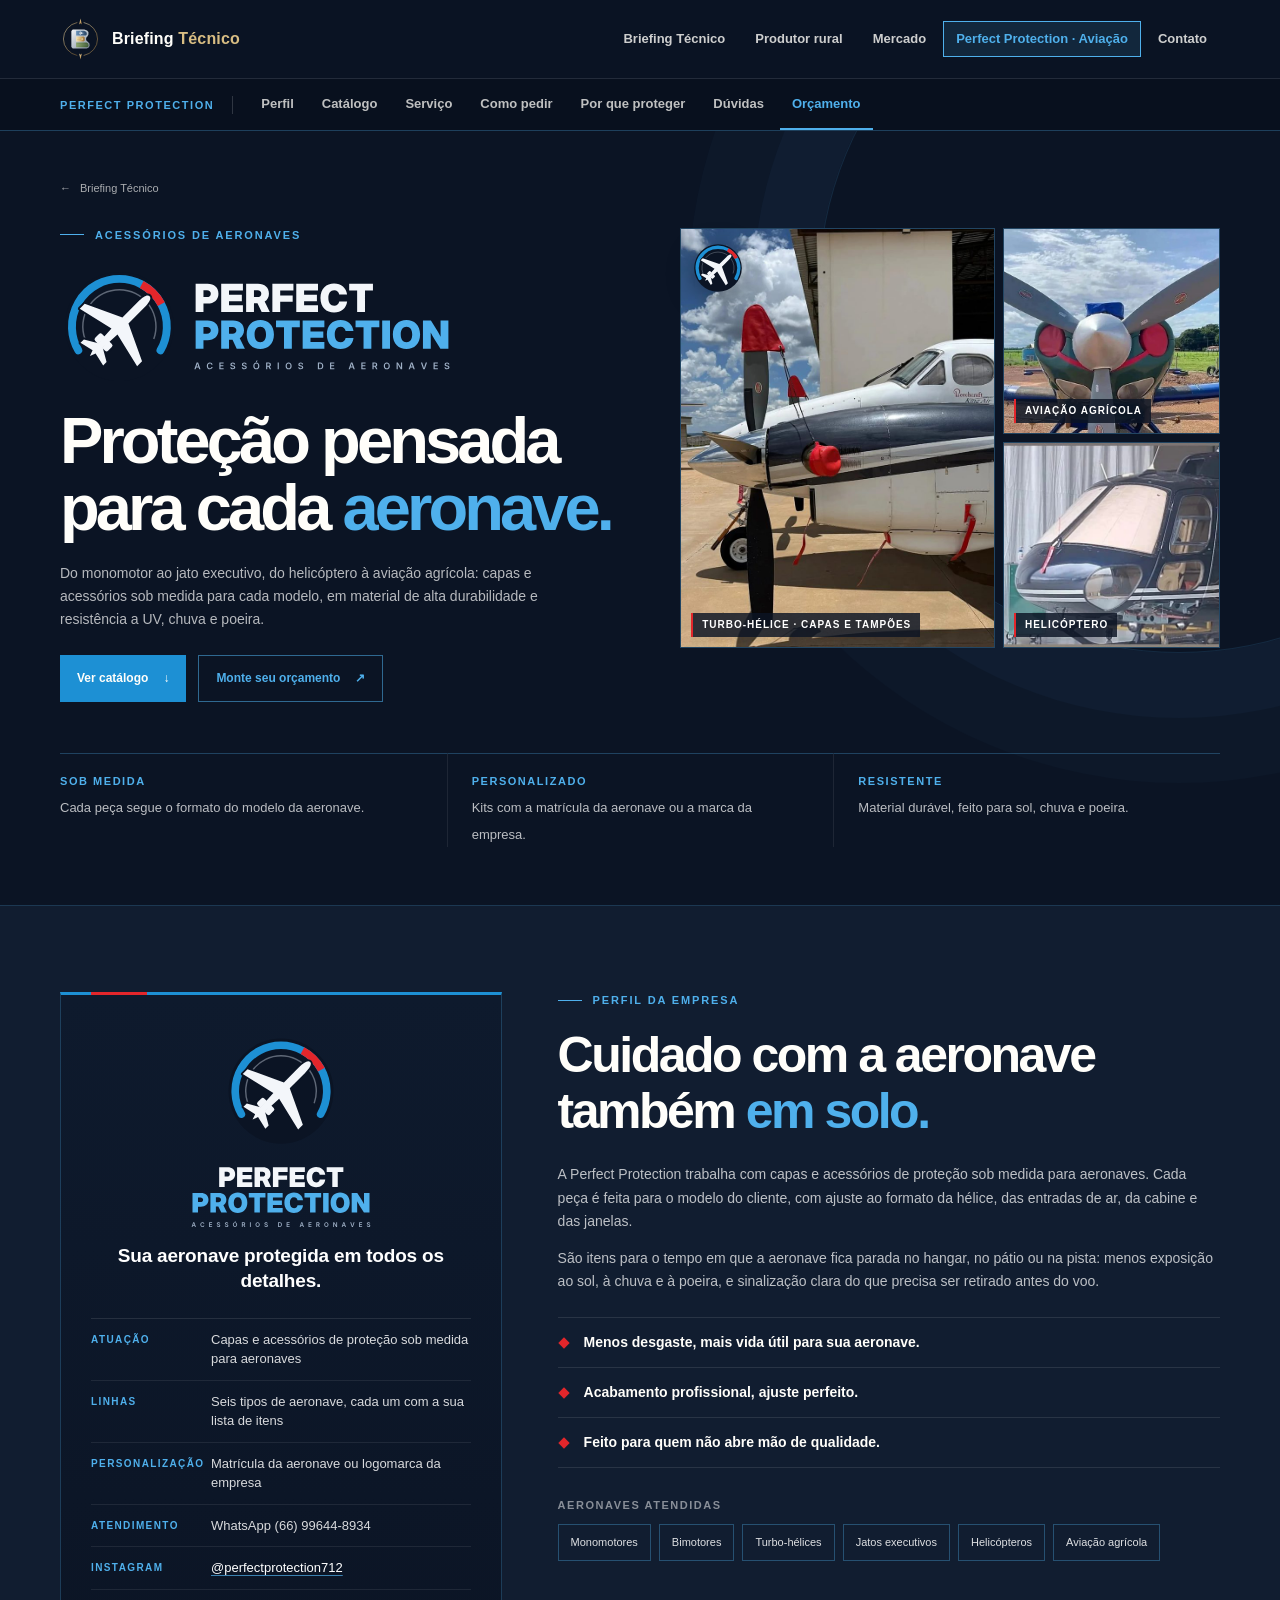
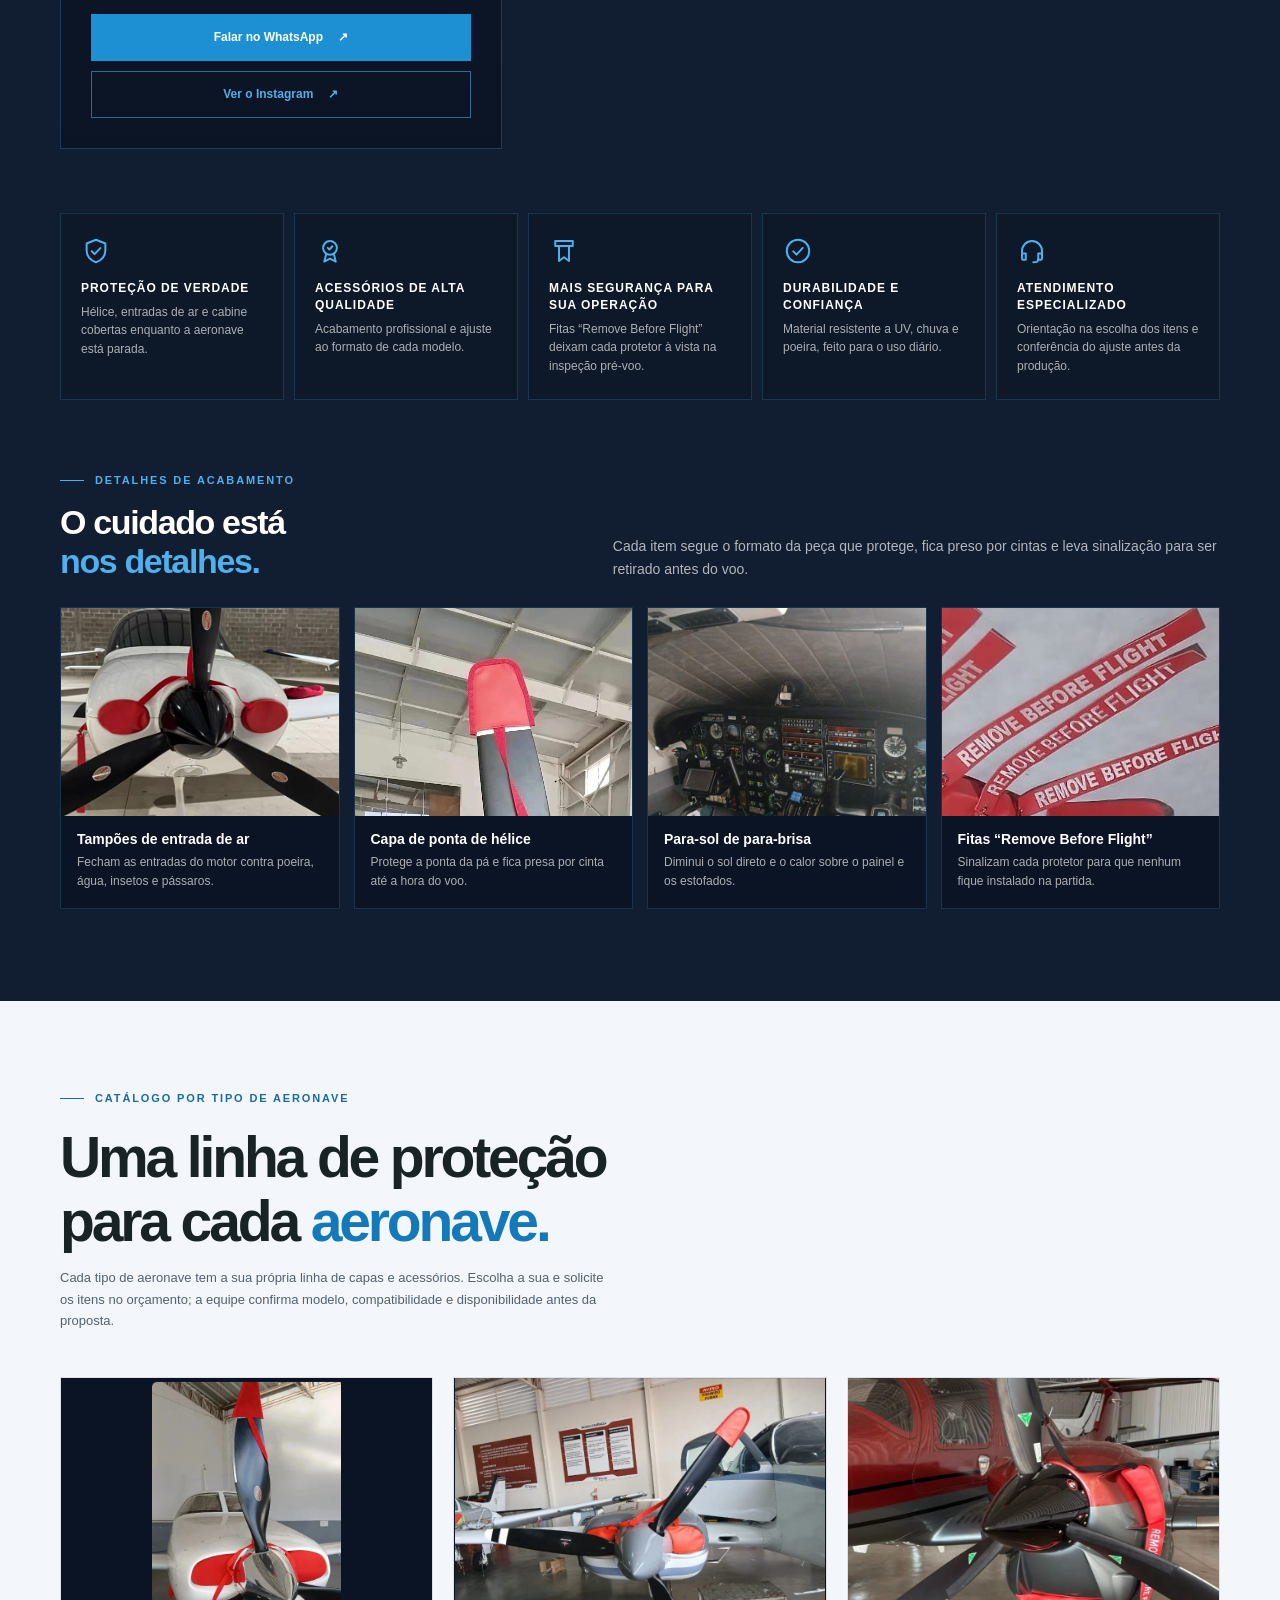
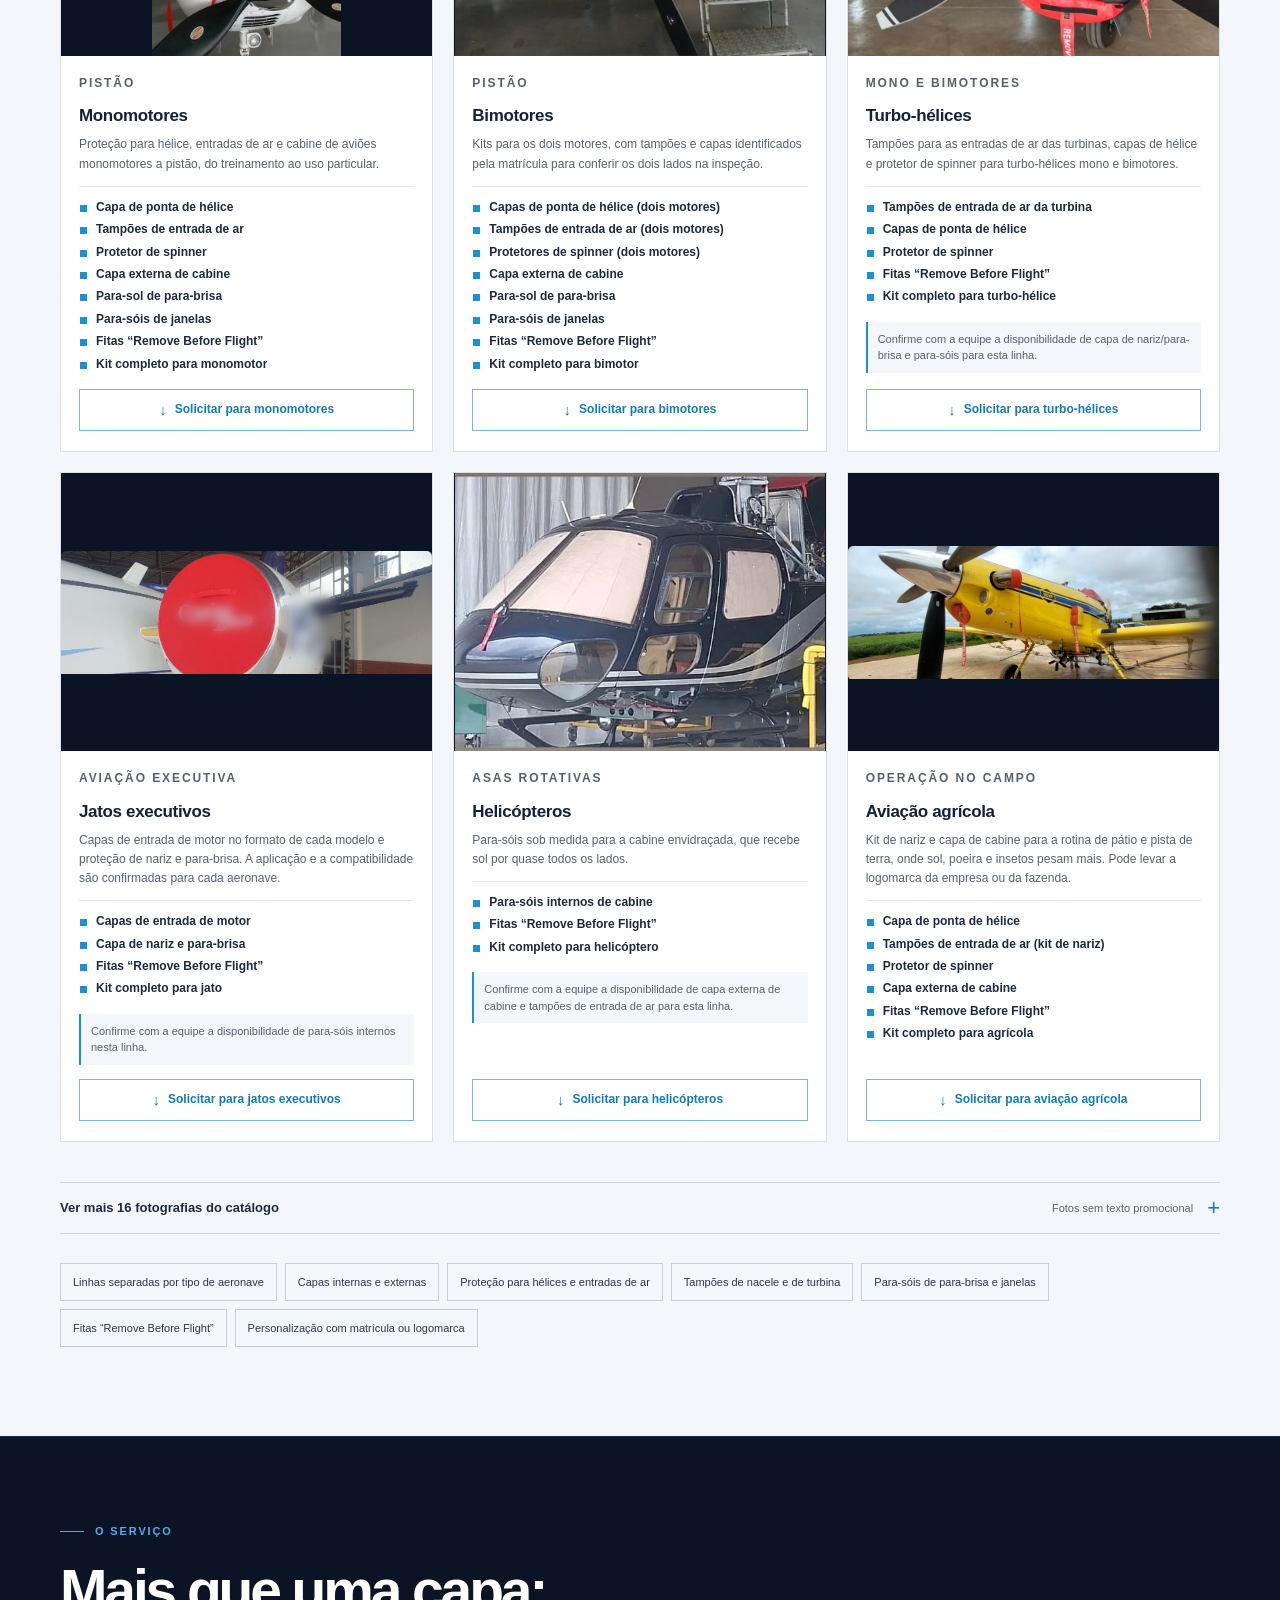
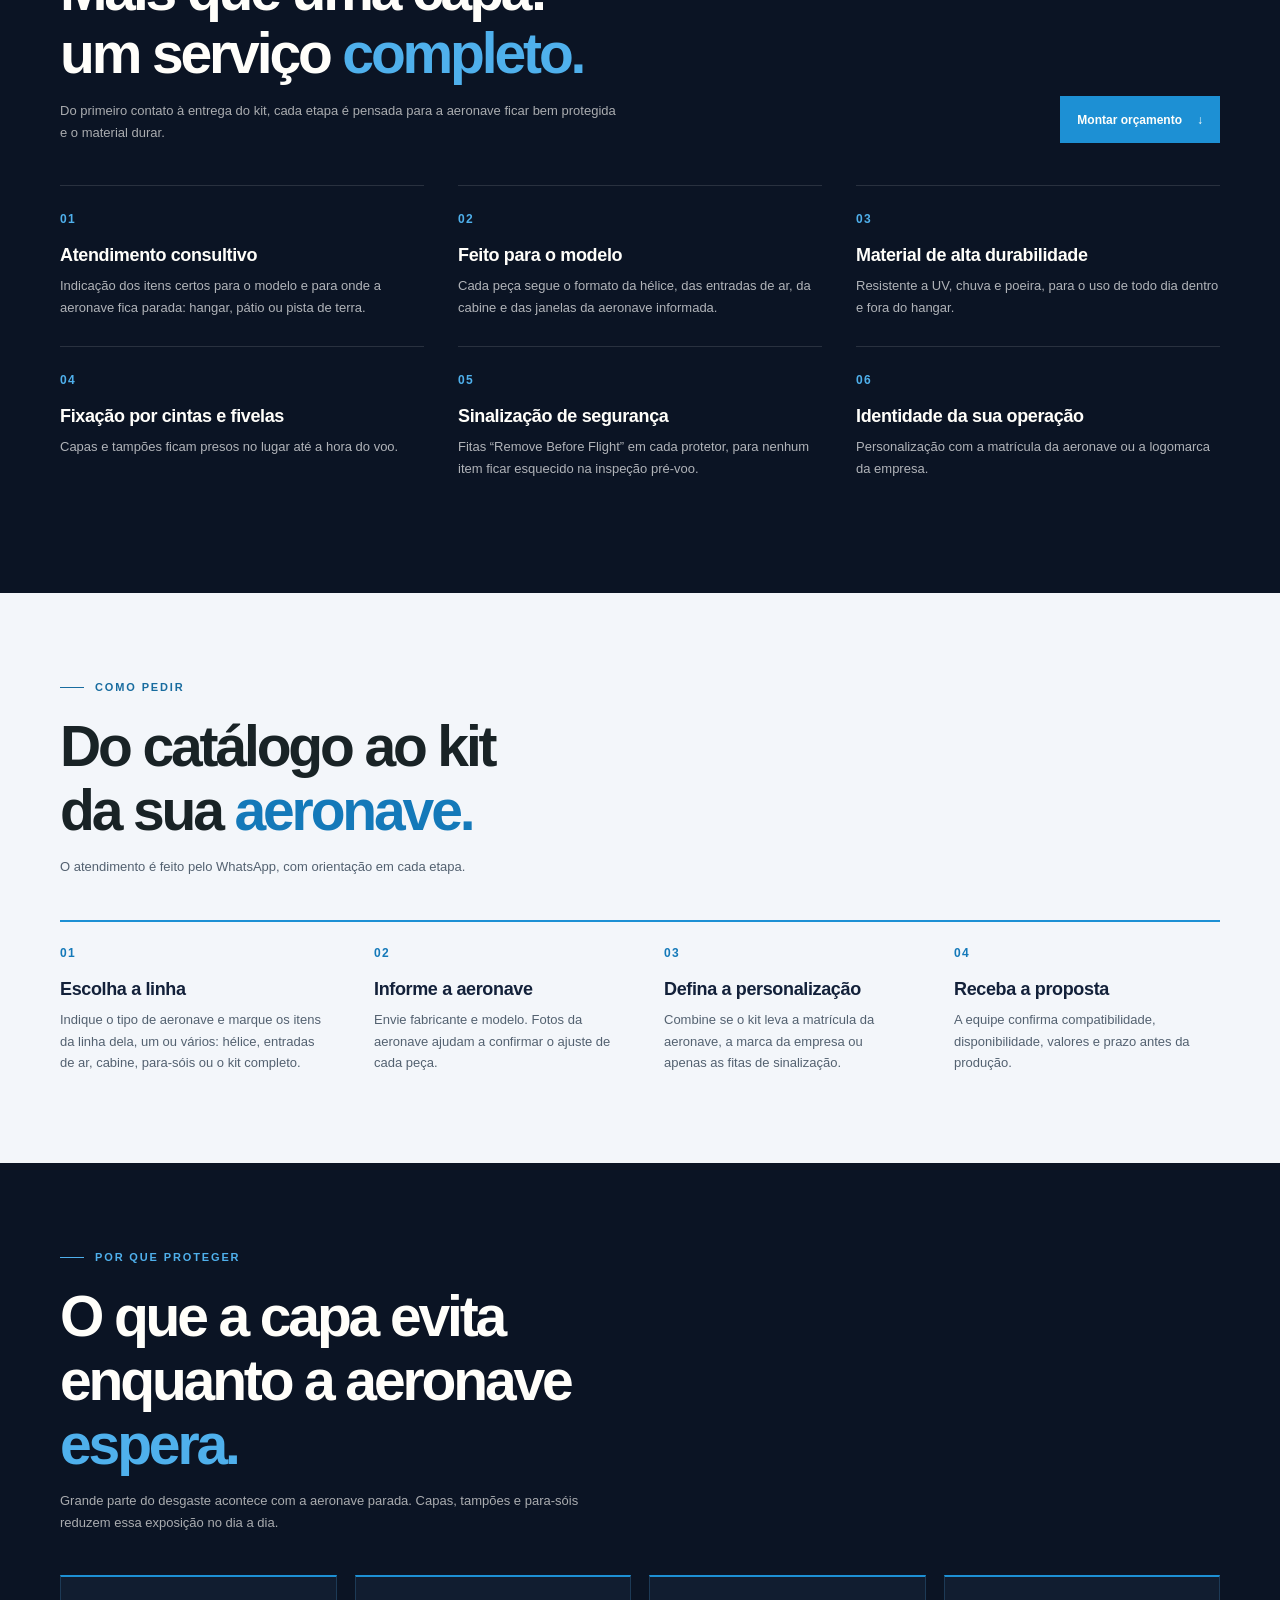
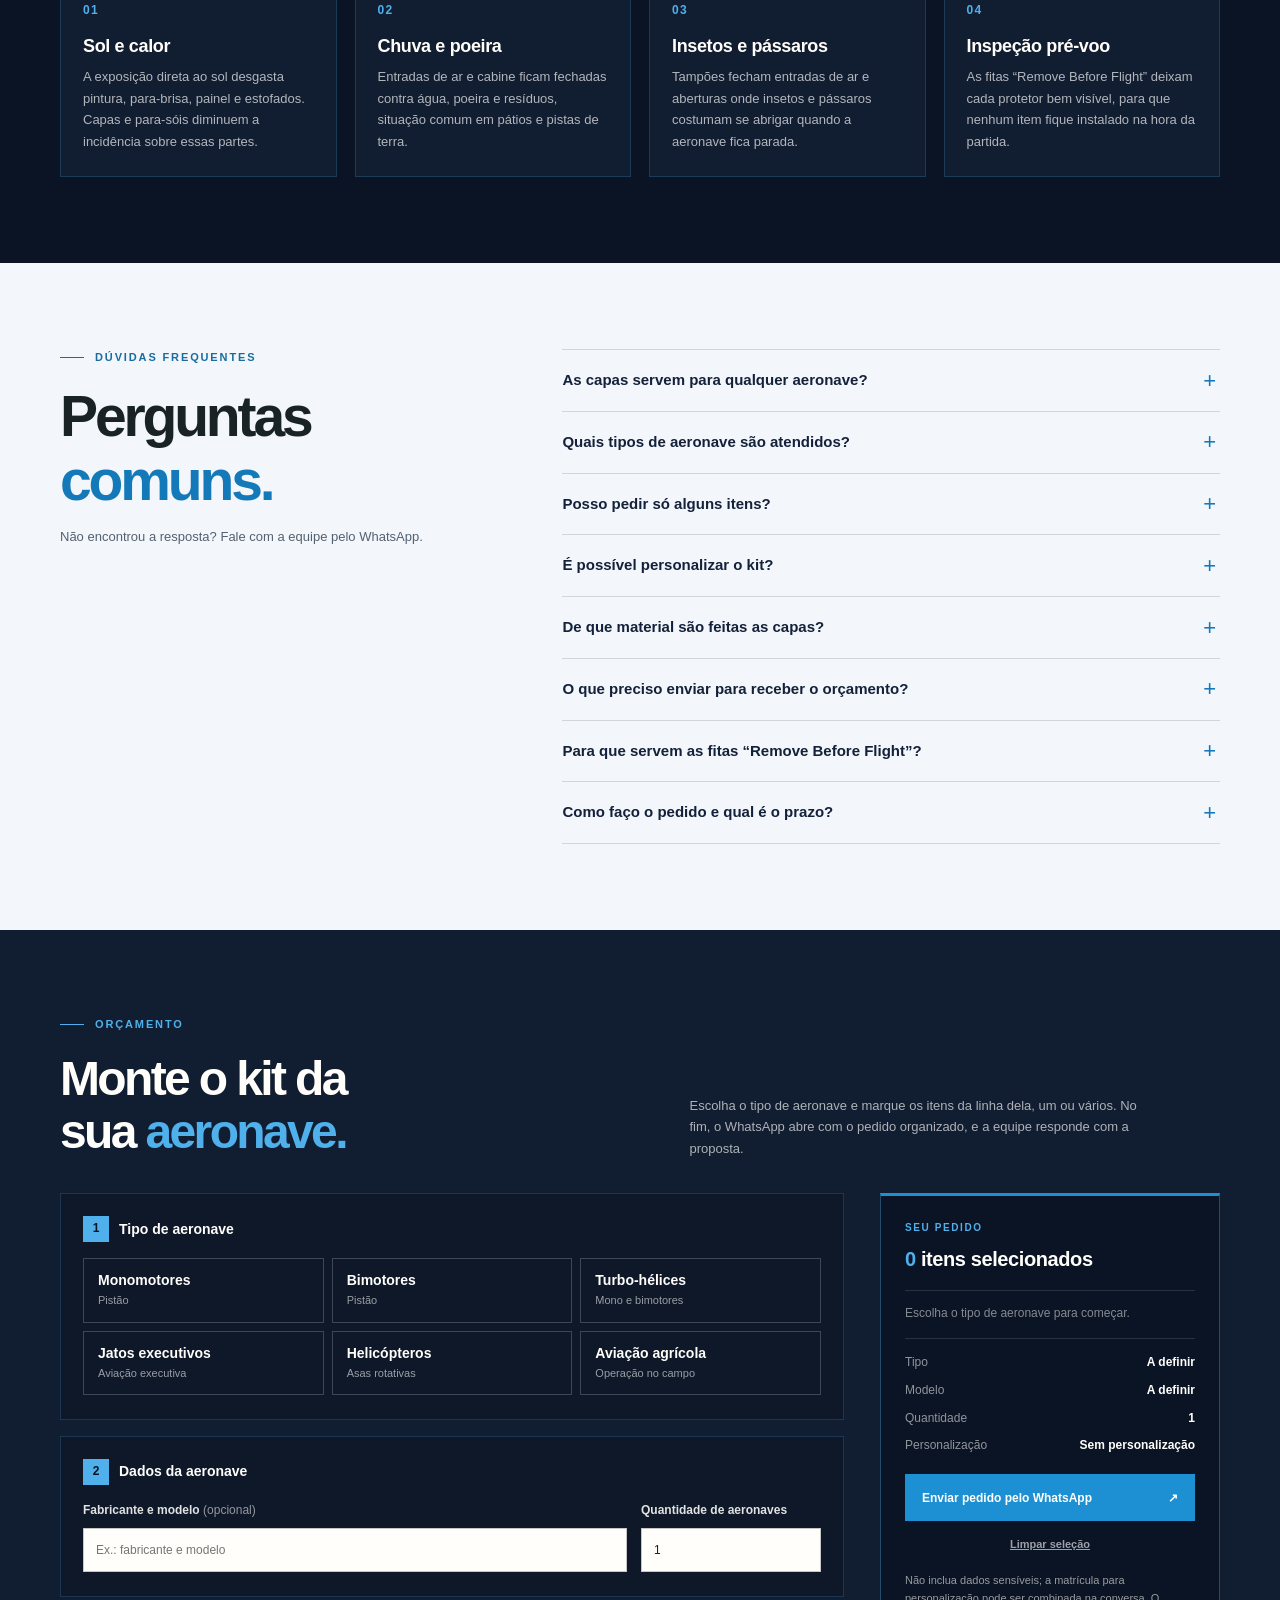
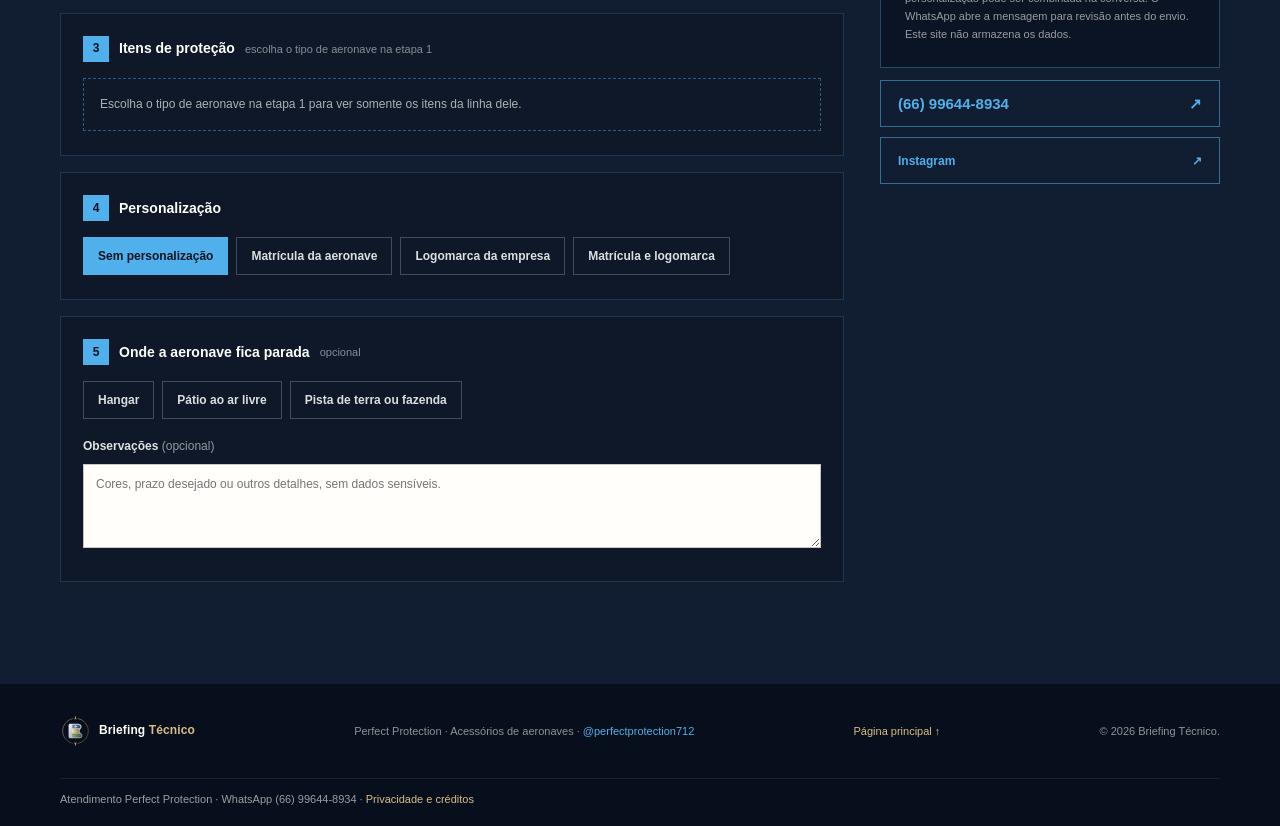
<file: perfect-protection.html>
<!doctype html>
<html lang="pt-BR">
  <head>
    <meta charset="utf-8">
    <meta name="viewport" content="width=device-width, initial-scale=1">
    <meta name="theme-color" content="#0b1424">
    <meta name="description" content="Perfect Protection: capas e acessórios de proteção sob medida para aeronaves: hélices, entradas de ar, cabine, para-sóis e kits personalizados para monomotores, bimotores, turbo-hélices, jatos, helicópteros e aviação agrícola. Orçamento pelo WhatsApp.">
    <meta property="og:type" content="website">
    <meta property="og:locale" content="pt_BR">
    <meta property="og:title" content="Perfect Protection: Capas e acessórios para aeronaves">
    <meta property="og:description" content="Capas e acessórios de proteção sob medida para monomotores, bimotores, turbo-hélices, jatos, helicópteros e aviação agrícola. Orçamento pelo WhatsApp.">
    <meta property="og:image" content="https://www.briefingtecnico.com.br/assets/perfect-protection/perfil/perfect-protection-compartilhar.jpg">
    <meta property="og:image:width" content="1200">
    <meta property="og:image:height" content="630">
    <title>Perfect Protection · Acessórios de aeronaves</title>
    <link rel="icon" href="assets/perfect-protection/perfect-protection-simbolo.svg" type="image/svg+xml">
    <link rel="stylesheet" href="styles.css?v=nav-20261015">
    <link rel="stylesheet" href="navegacao.css?v=nav-20261015">
    <link rel="stylesheet" href="ajustes.css?v=20261021">
    <link rel="stylesheet" href="perfect-protection.css?v=perfil-20261027">
    <script src="script.js?v=locations-br-20261022" defer></script>
    <script src="navegacao.js?v=nav-20261015" defer></script>
    <script src="perfect-protection.js" defer></script>
    <script type="application/ld+json">
      {
        "@context": "https://schema.org",
        "@type": "Organization",
        "name": "Perfect Protection",
        "description": "Capas e acessórios de proteção sob medida para aeronaves.",
        "slogan": "Sua aeronave protegida em todos os detalhes.",
        "telephone": "+55 66 99644-8934",
        "sameAs": ["https://www.instagram.com/perfectprotection712/"]
      }
    </script>
  </head>
  <body class="pp-page">
    <a class="skip-link" href="#conteudo">Pular para o conteúdo</a>
    <header class="site-header pp-header">
      <div class="container header-row">
        <a class="brand-lockup" href="index.html" aria-label="Briefing Técnico, página inicial">
          <img src="assets/brand/briefing-tecnico-marca.svg" alt="" width="44" height="46">
          <span>Briefing <strong>Técnico</strong></span>
        </a>
        <button class="menu-toggle" type="button" aria-expanded="false" aria-controls="main-navigation">
          <span>Menu</span><span class="menu-icon" aria-hidden="true"><i></i><i></i></span>
        </button>
        <nav class="main-nav" id="main-navigation" aria-label="Áreas principais">
  <a class="topico" href="briefing.html">Briefing Técnico</a>
  <a class="topico" href="produtor-rural.html">Produtor rural</a>
          <a class="topico" href="mercado.html">Mercado</a>
  <a class="topico" href="perfect-protection.html" aria-current="page">Perfect Protection · Aviação</a>
  <a class="topico" href="index.html#janela-contato">Contato</a>
</nav>
      </div>
    </header>
    <nav class="local-nav" aria-label="Nesta página">
      <div class="container local-nav-row">
        <span class="local-nav-title">Perfect Protection</span>
        <a href="#sobre">Perfil</a>
        <a href="#produtos">Catálogo</a>
        <a href="#servico">Serviço</a>
        <a href="#como-pedir">Como pedir</a>
        <a href="#por-que">Por que proteger</a>
        <a href="#duvidas">Dúvidas</a>
        <a href="#contato">Orçamento</a>
      </div>
    </nav>

    <main id="conteudo">
      <section class="pp-hero">
        <div class="pp-hero-grid container">
          <div class="pp-hero-copy">
            <a class="back-link" href="index.html"><span aria-hidden="true">←</span> Briefing Técnico</a>
            <p class="eyebrow"><span></span> Acessórios de aeronaves</p>
            <img class="pp-main-logo" src="assets/perfect-protection/perfect-protection-logo.svg" alt="Perfect Protection: acessórios de aeronaves" width="395" height="130">
            <h1>Proteção pensada<br>para cada <em>aeronave.</em></h1>
            <p>Do monomotor ao jato executivo, do helicóptero à aviação agrícola: capas e acessórios sob medida para cada modelo, em material de alta durabilidade e resistência a UV, chuva e poeira.</p>
            <div class="pp-hero-actions">
              <a class="button button-blue" href="#produtos">Ver catálogo <span aria-hidden="true">↓</span></a>
              <a class="button pp-button-outline" href="#contato">Monte seu orçamento <span aria-hidden="true">↗</span></a>
            </div>
          </div>
          <div class="pp-hero-mosaic">
            <figure class="pp-mosaic-main">
              <img src="assets/perfect-protection/perfil/perfil-turbo-helice.jpg" alt="Turbo-hélice no pátio com capas vermelhas nas pontas das hélices e tampão na entrada de ar do motor." width="720" height="960" fetchpriority="high">
              <figcaption>Turbo-hélice · capas e tampões</figcaption>
            </figure>
            <figure>
              <img src="assets/perfect-protection/perfil/perfil-agricola.jpg" alt="Frente de uma aeronave agrícola com tampões vermelhos nas entradas de ar do motor." width="600" height="540">
              <figcaption>Aviação agrícola</figcaption>
            </figure>
            <figure>
              <img src="assets/perfect-protection/perfil/perfil-helicoptero.jpg" alt="Helicóptero no hangar com para-sol instalado no para-brisa." width="462" height="416">
              <figcaption>Helicóptero</figcaption>
            </figure>
            <img class="pp-mosaic-seal" src="assets/perfect-protection/perfect-protection-simbolo.svg" alt="" width="52" height="56">
          </div>
        </div>
        <div class="container">
          <ul class="pp-highlights" aria-label="Diferenciais">
            <li><b>Sob medida</b><span>Cada peça segue o formato do modelo da aeronave.</span></li>
            <li><b>Personalizado</b><span>Kits com a matrícula da aeronave ou a marca da empresa.</span></li>
            <li><b>Resistente</b><span>Material durável, feito para sol, chuva e poeira.</span></li>
          </ul>
        </div>
      </section>

      <section class="pp-about pp-profile" id="sobre" aria-labelledby="sobre-title">
        <div class="container">
          <div class="pp-about-grid pp-profile-grid">
            <aside class="pp-profile-card" aria-label="Ficha da empresa">
              <img class="pp-profile-logo" src="assets/perfect-protection/perfect-protection-logo-vertical.svg" alt="Perfect Protection: acessórios de aeronaves" width="520" height="514" loading="lazy">
              <p class="pp-profile-tagline">Sua aeronave protegida em todos os detalhes.</p>
              <dl class="pp-profile-facts">
                <div><dt>Atuação</dt><dd>Capas e acessórios de proteção sob medida para aeronaves</dd></div>
                <div><dt>Linhas</dt><dd>Seis tipos de aeronave, cada um com a sua lista de itens</dd></div>
                <div><dt>Personalização</dt><dd>Matrícula da aeronave ou logomarca da empresa</dd></div>
                <div><dt>Atendimento</dt><dd>WhatsApp (66) 99644-8934</dd></div>
                <div><dt>Instagram</dt><dd><a href="https://www.instagram.com/perfectprotection712/" target="_blank" rel="noopener noreferrer">@perfectprotection712</a></dd></div>
              </dl>
              <div class="pp-profile-actions">
                <a class="button button-blue" href="https://wa.me/5566996448934?text=Ol%C3%A1%21%20Vi%20o%20perfil%20da%20Perfect%20Protection%20no%20site%20e%20quero%20saber%20mais%20sobre%20as%20capas%20e%20acess%C3%B3rios." data-wa="Olá! Vi o perfil da Perfect Protection no site e quero saber mais sobre as capas e acessórios." target="_blank" rel="noopener noreferrer">Falar no WhatsApp <span aria-hidden="true">↗</span></a>
                <a class="button pp-button-outline" href="https://www.instagram.com/perfectprotection712/" target="_blank" rel="noopener noreferrer">Ver o Instagram <span aria-hidden="true">↗</span></a>
              </div>
            </aside>
            <div class="pp-about-copy">
              <div class="pp-profile-head">
                <p class="eyebrow"><span></span> Perfil da empresa</p>
                <h2 id="sobre-title">Cuidado com a aeronave<br>também <em>em solo.</em></h2>
              </div>
              <p>A Perfect Protection trabalha com capas e acessórios de proteção sob medida para aeronaves. Cada peça é feita para o modelo do cliente, com ajuste ao formato da hélice, das entradas de ar, da cabine e das janelas.</p>
              <p>São itens para o tempo em que a aeronave fica parada no hangar, no pátio ou na pista: menos exposição ao sol, à chuva e à poeira, e sinalização clara do que precisa ser retirado antes do voo.</p>
              <ul class="pp-statements">
              <li>Menos desgaste, mais vida útil para sua aeronave.</li>
              <li>Acabamento profissional, ajuste perfeito.</li>
              <li>Feito para quem não abre mão de qualidade.</li>
            </ul>
              <p class="pp-segments-label">Aeronaves atendidas</p>
              <div class="pp-segments"><a href="#linha-monomotor">Monomotores</a><a href="#linha-bimotor">Bimotores</a><a href="#linha-turbo-helice">Turbo-hélices</a><a href="#linha-jato">Jatos executivos</a><a href="#linha-helicoptero">Helicópteros</a><a href="#linha-agricola">Aviação agrícola</a></div>
            </div>
          </div>

          <ul class="pp-pillars" aria-label="Compromissos da marca">
            <li><svg viewBox="0 0 24 24" fill="none" stroke="currentColor" stroke-width="1.6" stroke-linecap="round" stroke-linejoin="round" aria-hidden="true" focusable="false"><path d="M12 3 4.5 6v5.6c0 4.5 3.1 8.2 7.5 9.4 4.4-1.2 7.5-4.9 7.5-9.4V6L12 3Z"/><path d="m8.6 12.2 2.3 2.3 4.6-4.8"/></svg><b>Proteção de verdade</b><span>Hélice, entradas de ar e cabine cobertas enquanto a aeronave está parada.</span></li>
            <li><svg viewBox="0 0 24 24" fill="none" stroke="currentColor" stroke-width="1.6" stroke-linecap="round" stroke-linejoin="round" aria-hidden="true" focusable="false"><circle cx="12" cy="9.5" r="5.5"/><path d="m9 14.3-1.6 6.2 4.6-2.4 4.6 2.4-1.6-6.2"/><path d="m10.2 9.5 1.3 1.3 2.4-2.6"/></svg><b>Acessórios de alta qualidade</b><span>Acabamento profissional e ajuste ao formato de cada modelo.</span></li>
            <li><svg viewBox="0 0 24 24" fill="none" stroke="currentColor" stroke-width="1.6" stroke-linecap="round" stroke-linejoin="round" aria-hidden="true" focusable="false"><path d="M5 4h14v4H5z"/><path d="M8 8v12l4-3 4 3V8"/></svg><b>Mais segurança para sua operação</b><span>Fitas “Remove Before Flight” deixam cada protetor à vista na inspeção pré-voo.</span></li>
            <li><svg viewBox="0 0 24 24" fill="none" stroke="currentColor" stroke-width="1.6" stroke-linecap="round" stroke-linejoin="round" aria-hidden="true" focusable="false"><path d="M12 21a9 9 0 1 0 0-18 9 9 0 0 0 0 18Z"/><path d="m8.2 12.3 2.6 2.6 5-5.4"/></svg><b>Durabilidade e confiança</b><span>Material resistente a UV, chuva e poeira, feito para o uso diário.</span></li>
            <li><svg viewBox="0 0 24 24" fill="none" stroke="currentColor" stroke-width="1.6" stroke-linecap="round" stroke-linejoin="round" aria-hidden="true" focusable="false"><path d="M4 14v-2a8 8 0 0 1 16 0v2"/><path d="M4 14h3v5H5.5A1.5 1.5 0 0 1 4 17.5V14Zm16 0h-3v5h1.5a1.5 1.5 0 0 0 1.5-1.5V14Z"/><path d="M17 19c0 1.1-1.8 2-4 2"/></svg><b>Atendimento especializado</b><span>Orientação na escolha dos itens e conferência do ajuste antes da produção.</span></li>
          </ul>

          <div class="pp-details">
            <div class="pp-details-head">
              <p class="eyebrow"><span></span> Detalhes de acabamento</p>
              <h3>O cuidado está<br><em>nos detalhes.</em></h3>
              <p>Cada item segue o formato da peça que protege, fica preso por cintas e leva sinalização para ser retirado antes do voo.</p>
            </div>
            <div class="pp-details-grid">
              <figure>
                <img src="assets/perfect-protection/perfil/detalhe-tampao.jpg" alt="Tampões vermelhos nas duas entradas de ar de um monomotor, presos por cintas à hélice." width="640" height="480" loading="lazy" decoding="async">
                <figcaption><b>Tampões de entrada de ar</b><span>Fecham as entradas do motor contra poeira, água, insetos e pássaros.</span></figcaption>
              </figure>
              <figure>
                <img src="assets/perfect-protection/perfil/detalhe-ponteira.jpg" alt="Capa vermelha encaixada na ponta de uma pá de hélice, com cinta de fixação." width="540" height="405" loading="lazy" decoding="async">
                <figcaption><b>Capa de ponta de hélice</b><span>Protege a ponta da pá e fica presa por cinta até a hora do voo.</span></figcaption>
              </figure>
              <figure>
                <img src="assets/perfect-protection/perfil/detalhe-para-sol.jpg" alt="Para-sol acolchoado cobrindo o para-brisa por dentro da cabine, acima do painel." width="640" height="480" loading="lazy" decoding="async">
                <figcaption><b>Para-sol de para-brisa</b><span>Diminui o sol direto e o calor sobre o painel e os estofados.</span></figcaption>
              </figure>
              <figure>
                <img src="assets/perfect-protection/perfil/detalhe-fitas.jpg" alt="Fitas vermelhas bordadas com Remove Before Flight sobre uma mesa." width="371" height="278" loading="lazy" decoding="async">
                <figcaption><b>Fitas “Remove Before Flight”</b><span>Sinalizam cada protetor para que nenhum fique instalado na partida.</span></figcaption>
              </figure>
            </div>
          </div>
        </div>
      </section>

      <section class="pp-products section-pp-light" id="produtos" aria-labelledby="produtos-title">
        <div class="container">
          <div class="section-heading">
            <p class="eyebrow eyebrow-pp"><span></span> Catálogo por tipo de aeronave</p>
            <h2 id="produtos-title">Uma linha de proteção<br>para cada <em>aeronave.</em></h2>
            <p>Cada tipo de aeronave tem a sua própria linha de capas e acessórios. Escolha a sua e solicite os itens no orçamento; a equipe confirma modelo, compatibilidade e disponibilidade antes da proposta.</p>
          </div>
          <div class="pp-catalog pp-catalog-types" aria-label="Linhas de produto por tipo de aeronave">
            <article class="pp-card pp-type-card" id="linha-monomotor">
              <div class="pp-card-media"><img src="assets/perfect-protection/catalogo-helices.jpg" alt="Monomotor branco com capa de ponta de hélice e tampões vermelhos nas entradas de ar." width="494" height="730" loading="lazy"></div>
              <div class="pp-card-body">
                <p class="pp-card-kicker">Pistão</p>
                <h3>Monomotores</h3>
                <p>Proteção para hélice, entradas de ar e cabine de aviões monomotores a pistão, do treinamento ao uso particular.</p>
                <ul class="pp-card-items"><li>Capa de ponta de hélice</li><li>Tampões de entrada de ar</li><li>Protetor de spinner</li><li>Capa externa de cabine</li><li>Para-sol de para-brisa</li><li>Para-sóis de janelas</li><li>Fitas “Remove Before Flight”</li><li>Kit completo para monomotor</li></ul>
                <a class="pp-add pp-request" href="#contato" data-pp-tipo-link="Monomotor"><span>Solicitar para monomotores</span></a>
              </div>
            </article>
            <article class="pp-card pp-type-card" id="linha-bimotor">
              <div class="pp-card-media"><img src="assets/perfect-protection/catalogo-fotos/catalogo-extra-11.jpg" alt="Proteção vermelha instalada na hélice de uma aeronave bimotora." width="900" height="676" loading="lazy"></div>
              <div class="pp-card-body">
                <p class="pp-card-kicker">Pistão</p>
                <h3>Bimotores</h3>
                <p>Kits para os dois motores, com tampões e capas identificados pela matrícula para conferir os dois lados na inspeção.</p>
                <ul class="pp-card-items"><li>Capas de ponta de hélice (dois motores)</li><li>Tampões de entrada de ar (dois motores)</li><li>Protetores de spinner (dois motores)</li><li>Capa externa de cabine</li><li>Para-sol de para-brisa</li><li>Para-sóis de janelas</li><li>Fitas “Remove Before Flight”</li><li>Kit completo para bimotor</li></ul>
                <a class="pp-add pp-request" href="#contato" data-pp-tipo-link="Bimotor"><span>Solicitar para bimotores</span></a>
              </div>
            </article>
            <article class="pp-card pp-type-card" id="linha-turbo-helice">
              <div class="pp-card-media"><img src="assets/perfect-protection/catalogo-turbo-helice.jpg" alt="Turbo-hélice vermelho no hangar com tampões vermelhos nas entradas de ar e fitas de sinalização." width="900" height="675" loading="lazy"></div>
              <div class="pp-card-body">
                <p class="pp-card-kicker">Mono e bimotores</p>
                <h3>Turbo-hélices</h3>
                <p>Tampões para as entradas de ar das turbinas, capas de hélice e protetor de spinner para turbo-hélices mono e bimotores.</p>
                <ul class="pp-card-items"><li>Tampões de entrada de ar da turbina</li><li>Capas de ponta de hélice</li><li>Protetor de spinner</li><li>Fitas “Remove Before Flight”</li><li>Kit completo para turbo-hélice</li></ul>
                <p class="pp-card-note">Confirme com a equipe a disponibilidade de capa de nariz/para-brisa e para-sóis para esta linha.</p>
                <a class="pp-add pp-request" href="#contato" data-pp-tipo-link="Turbo-hélice"><span>Solicitar para turbo-hélices</span></a>
              </div>
            </article>
            <article class="pp-card pp-type-card" id="linha-jato">
              <div class="pp-card-media"><img src="assets/perfect-protection/catalogo-jatos.jpg" alt="Exemplo de capa vermelha para entrada de motor de jato executivo." width="952" height="315" loading="lazy"></div>
              <div class="pp-card-body">
                <p class="pp-card-kicker">Aviação executiva</p>
                <h3>Jatos executivos</h3>
                <p>Capas de entrada de motor no formato de cada modelo e proteção de nariz e para-brisa. A aplicação e a compatibilidade são confirmadas para cada aeronave.</p>
                <ul class="pp-card-items"><li>Capas de entrada de motor</li><li>Capa de nariz e para-brisa</li><li>Fitas “Remove Before Flight”</li><li>Kit completo para jato</li></ul>
                <p class="pp-card-note">Confirme com a equipe a disponibilidade de para-sóis internos nesta linha.</p>
                <a class="pp-add pp-request" href="#contato" data-pp-tipo-link="Jato executivo"><span>Solicitar para jatos executivos</span></a>
              </div>
            </article>
            <article class="pp-card pp-type-card" id="linha-helicoptero">
              <div class="pp-card-media"><img src="assets/perfect-protection/catalogo-helicoptero.jpg" alt="Helicóptero no hangar com para-sóis internos instalados nas janelas da cabine." width="554" height="416" loading="lazy"></div>
              <div class="pp-card-body">
                <p class="pp-card-kicker">Asas rotativas</p>
                <h3>Helicópteros</h3>
                <p>Para-sóis sob medida para a cabine envidraçada, que recebe sol por quase todos os lados.</p>
                <ul class="pp-card-items"><li>Para-sóis internos de cabine</li><li>Fitas “Remove Before Flight”</li><li>Kit completo para helicóptero</li></ul>
                <p class="pp-card-note">Confirme com a equipe a disponibilidade de capa externa de cabine e tampões de entrada de ar para esta linha.</p>
                <a class="pp-add pp-request" href="#contato" data-pp-tipo-link="Helicóptero"><span>Solicitar para helicópteros</span></a>
              </div>
            </article>
            <article class="pp-card pp-type-card" id="linha-agricola">
              <div class="pp-card-media"><img src="assets/perfect-protection/catalogo-agricola.jpg" alt="Aeronave agrícola amarela com kit de nariz vermelho e fitas de sinalização." width="952" height="342" loading="lazy"></div>
              <div class="pp-card-body">
                <p class="pp-card-kicker">Operação no campo</p>
                <h3>Aviação agrícola</h3>
                <p>Kit de nariz e capa de cabine para a rotina de pátio e pista de terra, onde sol, poeira e insetos pesam mais. Pode levar a logomarca da empresa ou da fazenda.</p>
                <ul class="pp-card-items"><li>Capa de ponta de hélice</li><li>Tampões de entrada de ar (kit de nariz)</li><li>Protetor de spinner</li><li>Capa externa de cabine</li><li>Fitas “Remove Before Flight”</li><li>Kit completo para agrícola</li></ul>
                <a class="pp-add pp-request" href="#contato" data-pp-tipo-link="Agrícola"><span>Solicitar para aviação agrícola</span></a>
              </div>
            </article>
          </div>
          <details class="pp-photo-archive">
            <summary>Ver mais 16 fotografias do catálogo <span>Fotos sem texto promocional</span></summary>
            <div class="pp-photo-gallery" aria-label="Fotografias adicionais dos produtos Perfect Protection">
              <a href="assets/perfect-protection/catalogo-fotos/catalogo-extra-01.jpg" target="_blank" rel="noopener noreferrer"><img src="assets/perfect-protection/catalogo-fotos/catalogo-extra-01.jpg" alt="Capa vermelha e preta instalada na hélice de uma aeronave branca dentro de um hangar." width="900" height="1600" loading="lazy" decoding="async"></a>
              <a href="assets/perfect-protection/catalogo-fotos/catalogo-extra-02.jpg" target="_blank" rel="noopener noreferrer"><img src="assets/perfect-protection/catalogo-fotos/catalogo-extra-02.jpg" alt="Aeronave agrícola amarela estacionada com capa vermelha na hélice." width="1600" height="900" loading="lazy" decoding="async"></a>
              <a href="assets/perfect-protection/catalogo-fotos/catalogo-extra-03.jpg" target="_blank" rel="noopener noreferrer"><img src="assets/perfect-protection/catalogo-fotos/catalogo-extra-03.jpg" alt="Proteções vermelhas instaladas na hélice e nas entradas de ar de uma aeronave no hangar." width="900" height="1600" loading="lazy" decoding="async"></a>
              <a href="assets/perfect-protection/catalogo-fotos/catalogo-extra-04.jpg" target="_blank" rel="noopener noreferrer"><img src="assets/perfect-protection/catalogo-fotos/catalogo-extra-04.jpg" alt="Hélice coberta por protetores vermelhos na frente de uma aeronave dentro do hangar." width="900" height="1600" loading="lazy" decoding="async"></a>
              <a href="assets/perfect-protection/catalogo-fotos/catalogo-extra-05.jpg" target="_blank" rel="noopener noreferrer"><img src="assets/perfect-protection/catalogo-fotos/catalogo-extra-05.jpg" alt="Hélice de avião protegida por uma capa vermelha com fita de sinalização." width="900" height="1600" loading="lazy" decoding="async"></a>
              <a href="assets/perfect-protection/catalogo-fotos/catalogo-extra-11.jpg" target="_blank" rel="noopener noreferrer"><img src="assets/perfect-protection/catalogo-fotos/catalogo-extra-11.jpg" alt="Hélice de aeronave no hangar com capa de proteção e fita de sinalização." width="900" height="676" loading="lazy" decoding="async"></a>
              <a href="assets/perfect-protection/catalogo-fotos/catalogo-extra-12.jpg" target="_blank" rel="noopener noreferrer"><img src="assets/perfect-protection/catalogo-fotos/catalogo-extra-12.jpg" alt="Protetor vermelho instalado na hélice de uma aeronave estacionada ao ar livre." width="899" height="1599" loading="lazy" decoding="async"></a>
              <a href="assets/perfect-protection/catalogo-fotos/catalogo-extra-14.jpg" target="_blank" rel="noopener noreferrer"><img src="assets/perfect-protection/catalogo-fotos/catalogo-extra-14.jpg" alt="Aeronave agrícola amarela vista de frente em um hangar." width="899" height="509" loading="lazy" decoding="async"></a>
              <a href="assets/perfect-protection/catalogo-fotos/catalogo-extra-17.jpg" target="_blank" rel="noopener noreferrer"><img src="assets/perfect-protection/catalogo-fotos/catalogo-extra-17.jpg" alt="Aeronave sob cobertura de proteção dentro de um hangar." width="900" height="1600" loading="lazy" decoding="async"></a>
              <a href="assets/perfect-protection/catalogo-fotos/catalogo-extra-21.jpg" target="_blank" rel="noopener noreferrer"><img src="assets/perfect-protection/catalogo-fotos/catalogo-extra-21.jpg" alt="Cobertura cinza instalada no nariz de uma aeronave." width="900" height="506" loading="lazy" decoding="async"></a>
              <a href="assets/perfect-protection/catalogo-fotos/catalogo-extra-22.jpg" target="_blank" rel="noopener noreferrer"><img src="assets/perfect-protection/catalogo-fotos/catalogo-extra-22.jpg" alt="Helicóptero estacionado dentro de um hangar." width="720" height="416" loading="lazy" decoding="async"></a>
              <a href="assets/perfect-protection/catalogo-fotos/catalogo-extra-23.jpg" target="_blank" rel="noopener noreferrer"><img src="assets/perfect-protection/catalogo-fotos/catalogo-extra-23.jpg" alt="Para-sol instalado na cabine de uma aeronave." width="1600" height="1200" loading="lazy" decoding="async"></a>
              <a href="assets/perfect-protection/catalogo-fotos/catalogo-extra-25.jpg" target="_blank" rel="noopener noreferrer"><img src="assets/perfect-protection/catalogo-fotos/catalogo-extra-25.jpg" alt="Lateral da cabine de uma aeronave branca." width="1600" height="900" loading="lazy" decoding="async"></a>
              <a href="assets/perfect-protection/catalogo-fotos/catalogo-extra-26.jpg" target="_blank" rel="noopener noreferrer"><img src="assets/perfect-protection/catalogo-fotos/catalogo-extra-26.jpg" alt="Janela e fuselagem de uma aeronave em um hangar." width="720" height="410" loading="lazy" decoding="async"></a>
              <a href="assets/perfect-protection/catalogo-fotos/catalogo-extra-28.jpg" target="_blank" rel="noopener noreferrer"><img src="assets/perfect-protection/catalogo-fotos/catalogo-extra-28.jpg" alt="Conjunto de capas e acessórios para aeronaves organizados para apresentação." width="800" height="900" loading="lazy" decoding="async"></a>
              <a href="assets/perfect-protection/catalogo-fotos/catalogo-extra-29.jpg" target="_blank" rel="noopener noreferrer"><img src="assets/perfect-protection/catalogo-fotos/catalogo-extra-29.jpg" alt="Aeronave no hangar com capas vermelhas de proteção na hélice e nas entradas de ar." width="900" height="1600" loading="lazy" decoding="async"></a>
            </div>
          </details>
          <div class="product-details"><span>Linhas separadas por tipo de aeronave</span><span>Capas internas e externas</span><span>Proteção para hélices e entradas de ar</span><span>Tampões de nacele e de turbina</span><span>Para-sóis de para-brisa e janelas</span><span>Fitas “Remove Before Flight”</span><span>Personalização com matrícula ou logomarca</span></div>
        </div>
      </section>

      <section class="pp-service" id="servico" aria-labelledby="servico-title">
        <div class="container">
          <div class="pp-service-top">
            <div class="section-heading">
              <p class="eyebrow"><span></span> O serviço</p>
              <h2 id="servico-title">Mais que uma capa:<br>um serviço <em>completo.</em></h2>
              <p>Do primeiro contato à entrega do kit, cada etapa é pensada para a aeronave ficar bem protegida e o material durar.</p>
            </div>
            <a class="button button-blue" href="#contato">Montar orçamento <span aria-hidden="true">↓</span></a>
          </div>
          <div class="pp-service-grid">
            <article><span class="pp-num">01</span><h3>Atendimento consultivo</h3><p>Indicação dos itens certos para o modelo e para onde a aeronave fica parada: hangar, pátio ou pista de terra.</p></article>
            <article><span class="pp-num">02</span><h3>Feito para o modelo</h3><p>Cada peça segue o formato da hélice, das entradas de ar, da cabine e das janelas da aeronave informada.</p></article>
            <article><span class="pp-num">03</span><h3>Material de alta durabilidade</h3><p>Resistente a UV, chuva e poeira, para o uso de todo dia dentro e fora do hangar.</p></article>
            <article><span class="pp-num">04</span><h3>Fixação por cintas e fivelas</h3><p>Capas e tampões ficam presos no lugar até a hora do voo.</p></article>
            <article><span class="pp-num">05</span><h3>Sinalização de segurança</h3><p>Fitas “Remove Before Flight” em cada protetor, para nenhum item ficar esquecido na inspeção pré-voo.</p></article>
            <article><span class="pp-num">06</span><h3>Identidade da sua operação</h3><p>Personalização com a matrícula da aeronave ou a logomarca da empresa.</p></article>
          </div>
        </div>
      </section>

      <section class="pp-steps section-pp-light" id="como-pedir" aria-labelledby="como-pedir-title">
        <div class="container">
          <div class="section-heading">
            <p class="eyebrow eyebrow-pp"><span></span> Como pedir</p>
            <h2 id="como-pedir-title">Do catálogo ao kit<br>da sua <em>aeronave.</em></h2>
            <p>O atendimento é feito pelo WhatsApp, com orientação em cada etapa.</p>
          </div>
          <ol class="pp-steps-list">
            <li><span class="pp-num">01</span><h3>Escolha a linha</h3><p>Indique o tipo de aeronave e marque os itens da linha dela, um ou vários: hélice, entradas de ar, cabine, para-sóis ou o kit completo.</p></li>
            <li><span class="pp-num">02</span><h3>Informe a aeronave</h3><p>Envie fabricante e modelo. Fotos da aeronave ajudam a confirmar o ajuste de cada peça.</p></li>
            <li><span class="pp-num">03</span><h3>Defina a personalização</h3><p>Combine se o kit leva a matrícula da aeronave, a marca da empresa ou apenas as fitas de sinalização.</p></li>
            <li><span class="pp-num">04</span><h3>Receba a proposta</h3><p>A equipe confirma compatibilidade, disponibilidade, valores e prazo antes da produção.</p></li>
          </ol>
        </div>
      </section>

      <section class="pp-why" id="por-que" aria-labelledby="por-que-title">
        <div class="container">
          <div class="section-heading">
            <p class="eyebrow"><span></span> Por que proteger</p>
            <h2 id="por-que-title">O que a capa evita<br>enquanto a aeronave <em>espera.</em></h2>
            <p>Grande parte do desgaste acontece com a aeronave parada. Capas, tampões e para-sóis reduzem essa exposição no dia a dia.</p>
          </div>
          <div class="pp-why-grid">
            <article><span class="pp-num">01</span><h3>Sol e calor</h3><p>A exposição direta ao sol desgasta pintura, para-brisa, painel e estofados. Capas e para-sóis diminuem a incidência sobre essas partes.</p></article>
            <article><span class="pp-num">02</span><h3>Chuva e poeira</h3><p>Entradas de ar e cabine ficam fechadas contra água, poeira e resíduos, situação comum em pátios e pistas de terra.</p></article>
            <article><span class="pp-num">03</span><h3>Insetos e pássaros</h3><p>Tampões fecham entradas de ar e aberturas onde insetos e pássaros costumam se abrigar quando a aeronave fica parada.</p></article>
            <article><span class="pp-num">04</span><h3>Inspeção pré-voo</h3><p>As fitas “Remove Before Flight” deixam cada protetor bem visível, para que nenhum item fique instalado na hora da partida.</p></article>
          </div>
        </div>
      </section>

      

      <section class="pp-faq section-pp-light" id="duvidas" aria-labelledby="duvidas-title">
        <div class="container pp-faq-grid">
          <div class="section-heading">
            <p class="eyebrow eyebrow-pp"><span></span> Dúvidas frequentes</p>
            <h2 id="duvidas-title">Perguntas<br><em>comuns.</em></h2>
            <p>Não encontrou a resposta? Fale com a equipe pelo WhatsApp.</p>
          </div>
          <div class="pp-faq-list">
            <details>
              <summary>As capas servem para qualquer aeronave?</summary>
              <p>Cada peça é feita para o modelo da aeronave. Informe fabricante e modelo para que a equipe confirme o ajuste antes do orçamento.</p>
            </details>
            <details>
              <summary>Quais tipos de aeronave são atendidos?</summary>
              <p>Monomotores, bimotores, turbo-hélices, jatos executivos, helicópteros e aeronaves agrícolas.</p>
            </details>
            <details>
              <summary>Posso pedir só alguns itens?</summary>
              <p>Sim. No orçamento você marca apenas o que precisa, um item ou vários. O kit completo é uma opção, não uma obrigação.</p>
            </details>
            <details>
              <summary>É possível personalizar o kit?</summary>
              <p>Sim. Tampões e capas podem levar a matrícula da aeronave ou a marca da empresa, como nos kits mostrados no catálogo.</p>
            </details>
            <details>
              <summary>De que material são feitas as capas?</summary>
              <p>De material de alta durabilidade, resistente a UV, chuva e poeira. Cores e acabamentos podem ser consultados com a equipe.</p>
            </details>
            <details>
              <summary>O que preciso enviar para receber o orçamento?</summary>
              <p>Informe o tipo de aeronave, fabricante e modelo, quantidade e itens desejados, além de dizer se a peça deve levar matrícula ou logomarca. Conte também onde a aeronave fica parada: hangar, pátio ou pista de terra. Fotos podem ajudar a equipe a conferir os detalhes e confirmar o ajuste de cada peça.</p>
            </details>
            <details>
              <summary>Para que servem as fitas “Remove Before Flight”?</summary>
              <p>Elas sinalizam os itens que precisam ser retirados antes do voo. Ficam penduradas em cada protetor e facilitam a conferência na inspeção pré-voo.</p>
            </details>
            <details>
              <summary>Como faço o pedido e qual é o prazo?</summary>
              <p>Pelo formulário abaixo ou direto no WhatsApp. Valores e prazo de produção são informados no orçamento, de acordo com os itens e a aeronave.</p>
            </details>
          </div>
        </div>
      </section>

      <section class="pp-contact pp-quote" id="contato" aria-labelledby="pp-contact-title">
        <div class="container">
          <div class="pp-quote-head">
            <div>
              <p class="eyebrow"><span></span> Orçamento</p>
              <h2 id="pp-contact-title">Monte o kit da<br>sua <em>aeronave.</em></h2>
            </div>
            <p>Escolha o tipo de aeronave e marque os itens da linha dela, um ou vários. No fim, o WhatsApp abre com o pedido organizado, e a equipe responde com a proposta.</p>
          </div>
          <form class="pp-quote-grid" data-pp-quote novalidate>
            <div class="pp-quote-fields">
              <fieldset class="pp-field" aria-describedby="pp-type-error">
                <legend><span class="pp-step">1</span> Tipo de aeronave</legend>
                <div class="pp-type-options"><label class="pp-type-option"><input type="radio" name="tipo" value="Monomotor" required><span><b>Monomotores</b><small>Pistão</small></span></label><label class="pp-type-option"><input type="radio" name="tipo" value="Bimotor" required><span><b>Bimotores</b><small>Pistão</small></span></label><label class="pp-type-option"><input type="radio" name="tipo" value="Turbo-hélice" required><span><b>Turbo-hélices</b><small>Mono e bimotores</small></span></label><label class="pp-type-option"><input type="radio" name="tipo" value="Jato executivo" required><span><b>Jatos executivos</b><small>Aviação executiva</small></span></label><label class="pp-type-option"><input type="radio" name="tipo" value="Helicóptero" required><span><b>Helicópteros</b><small>Asas rotativas</small></span></label><label class="pp-type-option"><input type="radio" name="tipo" value="Agrícola" required><span><b>Aviação agrícola</b><small>Operação no campo</small></span></label></div>
                <p class="pp-error" id="pp-type-error" role="alert" hidden>Escolha o tipo de aeronave para ver os itens da linha.</p>
              </fieldset>
              <fieldset class="pp-field">
                <legend><span class="pp-step">2</span> Dados da aeronave</legend>
                <div class="pp-two-cols">
                  <div>
                    <label class="pp-text-label" for="pp-aircraft">Fabricante e modelo <span>(opcional)</span></label>
                    <input id="pp-aircraft" name="modelo" type="text" maxlength="100" placeholder="Ex.: fabricante e modelo" autocomplete="off">
                  </div>
                  <div>
                    <label class="pp-text-label" for="pp-qtd">Quantidade de aeronaves</label>
                    <input id="pp-qtd" name="quantidade" type="number" min="1" max="99" step="1" value="1" inputmode="numeric">
                  </div>
                </div>
              </fieldset>
              <fieldset class="pp-field" aria-describedby="pp-items-error">
                <legend><span class="pp-step">3</span> Itens de proteção <span class="pp-legend-note" data-pp-items-note>escolha o tipo de aeronave na etapa 1</span></legend>
                <p class="pp-type-hint" data-pp-type-hint>Escolha o tipo de aeronave na etapa 1 para ver somente os itens da linha dele.</p>
                <fieldset class="pp-type-items" data-pp-tipo="Monomotor" data-pp-placeholder="Ex.: Cessna 182, Cirrus SR22">
                  <legend class="pp-group-title">Itens para monomotores</legend>
                  <div class="pp-checks"><label class="pp-check"><input type="checkbox" name="itens" value="Capa de ponta de hélice"><span><b>Capa de ponta de hélice</b><small>Ponteiras para as pás, com fita de sinalização.</small></span></label><label class="pp-check"><input type="checkbox" name="itens" value="Tampões de entrada de ar"><span><b>Tampões de entrada de ar</b><small>Fecham as entradas de ar do motor contra poeira, água e insetos.</small></span></label><label class="pp-check"><input type="checkbox" name="itens" value="Protetor de spinner"><span><b>Protetor de spinner</b><small>Capa para o cone da hélice.</small></span></label><label class="pp-check"><input type="checkbox" name="itens" value="Capa externa de cabine"><span><b>Capa externa de cabine</b><small>Cobre para-brisa e janelas contra sol e chuva.</small></span></label><label class="pp-check"><input type="checkbox" name="itens" value="Para-sol de para-brisa"><span><b>Para-sol de para-brisa</b><small>Interno, protege painel e aviônicos.</small></span></label><label class="pp-check"><input type="checkbox" name="itens" value="Para-sóis de janelas"><span><b>Para-sóis de janelas</b><small>Internos, para as janelas laterais.</small></span></label><label class="pp-check"><input type="checkbox" name="itens" value="Fitas Remove Before Flight"><span><b>Fitas “Remove Before Flight”</b><small>Sinalização vermelha para cada protetor.</small></span></label><label class="pp-check"><input type="checkbox" name="itens" value="Kit completo para monomotor"><span><b>Kit completo para monomotor</b><small>Todos os itens indicados para o modelo.</small></span></label></div>
                </fieldset>
                <fieldset class="pp-type-items" data-pp-tipo="Bimotor" data-pp-placeholder="Ex.: Baron 58, Seneca">
                  <legend class="pp-group-title">Itens para bimotores</legend>
                  <div class="pp-checks"><label class="pp-check"><input type="checkbox" name="itens" value="Capas de ponta de hélice (dois motores)"><span><b>Capas de ponta de hélice (dois motores)</b><small>Ponteiras para as pás das duas hélices.</small></span></label><label class="pp-check"><input type="checkbox" name="itens" value="Tampões de entrada de ar (dois motores)"><span><b>Tampões de entrada de ar (dois motores)</b><small>Para as entradas de ar das duas naceles.</small></span></label><label class="pp-check"><input type="checkbox" name="itens" value="Protetores de spinner (dois motores)"><span><b>Protetores de spinner (dois motores)</b><small>Capas para os dois cones de hélice.</small></span></label><label class="pp-check"><input type="checkbox" name="itens" value="Capa externa de cabine"><span><b>Capa externa de cabine</b><small>Cobre para-brisa e janelas contra sol e chuva.</small></span></label><label class="pp-check"><input type="checkbox" name="itens" value="Para-sol de para-brisa"><span><b>Para-sol de para-brisa</b><small>Interno, protege painel e aviônicos.</small></span></label><label class="pp-check"><input type="checkbox" name="itens" value="Para-sóis de janelas"><span><b>Para-sóis de janelas</b><small>Internos, para as janelas laterais.</small></span></label><label class="pp-check"><input type="checkbox" name="itens" value="Fitas Remove Before Flight"><span><b>Fitas “Remove Before Flight”</b><small>Sinalização vermelha para cada protetor.</small></span></label><label class="pp-check"><input type="checkbox" name="itens" value="Kit completo para bimotor"><span><b>Kit completo para bimotor</b><small>Todos os itens indicados para o modelo.</small></span></label></div>
                </fieldset>
                <fieldset class="pp-type-items" data-pp-tipo="Turbo-hélice" data-pp-placeholder="Ex.: King Air C90, Cheyenne">
                  <legend class="pp-group-title">Itens para turbo-hélices</legend>
                  <div class="pp-checks"><label class="pp-check"><input type="checkbox" name="itens" value="Tampões de entrada de ar da turbina"><span><b>Tampões de entrada de ar da turbina</b><small>Fecham as entradas de ar das naceles, com identificação pela matrícula.</small></span></label><label class="pp-check"><input type="checkbox" name="itens" value="Capas de ponta de hélice"><span><b>Capas de ponta de hélice</b><small>Ponteiras para as pás, com fita de sinalização.</small></span></label><label class="pp-check"><input type="checkbox" name="itens" value="Protetor de spinner"><span><b>Protetor de spinner</b><small>Capa para o cone da hélice.</small></span></label><label class="pp-check"><input type="checkbox" name="itens" value="Fitas Remove Before Flight"><span><b>Fitas “Remove Before Flight”</b><small>Sinalização vermelha para cada protetor.</small></span></label><label class="pp-check"><input type="checkbox" name="itens" value="Kit completo para turbo-hélice"><span><b>Kit completo para turbo-hélice</b><small>Todos os itens indicados para o modelo.</small></span></label></div>
                  <p class="pp-type-note">Confirme com a equipe a disponibilidade de capa de nariz/para-brisa e para-sóis para esta linha.</p>
                </fieldset>
                <fieldset class="pp-type-items" data-pp-tipo="Jato executivo" data-pp-placeholder="Ex.: Citation Bravo">
                  <legend class="pp-group-title">Itens para jatos executivos</legend>
                  <div class="pp-checks"><label class="pp-check"><input type="checkbox" name="itens" value="Capas de entrada de motor"><span><b>Capas de entrada de motor</b><small>No formato da entrada de cada motor, com fita de sinalização.</small></span></label><label class="pp-check"><input type="checkbox" name="itens" value="Capa de nariz e para-brisa"><span><b>Capa de nariz e para-brisa</b><small>Protege nariz e para-brisa pelo lado de fora.</small></span></label><label class="pp-check"><input type="checkbox" name="itens" value="Fitas Remove Before Flight"><span><b>Fitas “Remove Before Flight”</b><small>Sinalização vermelha para cada protetor.</small></span></label><label class="pp-check"><input type="checkbox" name="itens" value="Kit completo para jato"><span><b>Kit completo para jato</b><small>Todos os itens indicados para o modelo.</small></span></label></div>
                  <p class="pp-type-note">Confirme com a equipe a disponibilidade de para-sóis internos para esta linha.</p>
                </fieldset>
                <fieldset class="pp-type-items" data-pp-tipo="Helicóptero" data-pp-placeholder="Ex.: Esquilo AS350, Robinson R44">
                  <legend class="pp-group-title">Itens para helicópteros</legend>
                  <div class="pp-checks"><label class="pp-check"><input type="checkbox" name="itens" value="Para-sóis internos de cabine"><span><b>Para-sóis internos de cabine</b><small>Para as áreas envidraçadas da cabine.</small></span></label><label class="pp-check"><input type="checkbox" name="itens" value="Fitas Remove Before Flight"><span><b>Fitas “Remove Before Flight”</b><small>Sinalização vermelha para cada protetor.</small></span></label><label class="pp-check"><input type="checkbox" name="itens" value="Kit completo para helicóptero"><span><b>Kit completo para helicóptero</b><small>Todos os itens indicados para o modelo.</small></span></label></div>
                  <p class="pp-type-note">Confirme com a equipe a disponibilidade de capa externa de cabine e tampões de entrada de ar para esta linha.</p>
                </fieldset>
                <fieldset class="pp-type-items" data-pp-tipo="Agrícola" data-pp-placeholder="Ex.: Ipanema, Air Tractor AT-502">
                  <legend class="pp-group-title">Itens para aviação agrícola</legend>
                  <div class="pp-checks"><label class="pp-check"><input type="checkbox" name="itens" value="Capa de ponta de hélice"><span><b>Capa de ponta de hélice</b><small>Ponteiras para as pás, com fita de sinalização.</small></span></label><label class="pp-check"><input type="checkbox" name="itens" value="Tampões de entrada de ar (kit de nariz)"><span><b>Tampões de entrada de ar (kit de nariz)</b><small>Fecham as entradas de ar do motor no pátio e na pista.</small></span></label><label class="pp-check"><input type="checkbox" name="itens" value="Protetor de spinner"><span><b>Protetor de spinner</b><small>Capa para o cone da hélice.</small></span></label><label class="pp-check"><input type="checkbox" name="itens" value="Capa externa de cabine"><span><b>Capa externa de cabine</b><small>Cobre a cabine contra sol, chuva e poeira.</small></span></label><label class="pp-check"><input type="checkbox" name="itens" value="Fitas Remove Before Flight"><span><b>Fitas “Remove Before Flight”</b><small>Sinalização vermelha para cada protetor.</small></span></label><label class="pp-check"><input type="checkbox" name="itens" value="Kit completo para agrícola"><span><b>Kit completo para agrícola</b><small>Todos os itens indicados para o modelo.</small></span></label></div>
                </fieldset>
                <p class="pp-error" id="pp-items-error" role="alert" hidden>Marque pelo menos um item para montar o orçamento.</p>
              </fieldset>
              <fieldset class="pp-field">
                <legend><span class="pp-step">4</span> Personalização</legend>
                <div class="pp-chips"><label class="pp-chip"><input type="radio" name="personalizacao" value="Sem personalização" checked><span>Sem personalização</span></label><label class="pp-chip"><input type="radio" name="personalizacao" value="Matrícula da aeronave"><span>Matrícula da aeronave</span></label><label class="pp-chip"><input type="radio" name="personalizacao" value="Logomarca da empresa"><span>Logomarca da empresa</span></label><label class="pp-chip"><input type="radio" name="personalizacao" value="Matrícula e logomarca"><span>Matrícula e logomarca</span></label></div>
              </fieldset>
              <fieldset class="pp-field">
                <legend><span class="pp-step">5</span> Onde a aeronave fica parada <span class="pp-legend-note">opcional</span></legend>
                <div class="pp-chips"><label class="pp-chip"><input type="radio" name="local" value="Hangar"><span>Hangar</span></label><label class="pp-chip"><input type="radio" name="local" value="Pátio ao ar livre"><span>Pátio ao ar livre</span></label><label class="pp-chip"><input type="radio" name="local" value="Pista de terra ou fazenda"><span>Pista de terra ou fazenda</span></label></div>
                <label class="pp-text-label" for="pp-message">Observações <span>(opcional)</span></label>
                <textarea id="pp-message" name="observacoes" rows="3" maxlength="500" placeholder="Cores, prazo desejado ou outros detalhes, sem dados sensíveis."></textarea>
              </fieldset>
            </div>
            <aside class="pp-quote-summary" aria-labelledby="pp-summary-title">
              <div class="pp-summary-card">
                <p class="pp-summary-kicker">Seu pedido</p>
                <h3 id="pp-summary-title"><span data-pp-count>0</span> <span data-pp-count-label>itens selecionados</span></h3>
                <ul class="pp-summary-list" data-pp-summary aria-live="polite"><li class="pp-summary-empty">Nenhum item marcado ainda.</li></ul>
                <dl class="pp-summary-meta">
                  <div><dt>Tipo</dt><dd data-pp-sum="tipo">A definir</dd></div>
                  <div><dt>Modelo</dt><dd data-pp-sum="modelo">A definir</dd></div>
                  <div><dt>Quantidade</dt><dd data-pp-sum="quantidade">1</dd></div>
                  <div><dt>Personalização</dt><dd data-pp-sum="personalizacao">Sem personalização</dd></div>
                </dl>
                <button class="button button-blue pp-submit" type="submit">Enviar pedido pelo WhatsApp <span aria-hidden="true">↗</span></button>
                <button class="pp-clear" type="reset">Limpar seleção</button>
                <noscript><p class="form-privacy">Para enviar o pedido por aqui, ative o JavaScript do navegador ou chame direto no WhatsApp (66) 99644-8934.</p></noscript>
                <p class="form-privacy">Não inclua dados sensíveis; a matrícula para personalização pode ser combinada na conversa. O WhatsApp abre a mensagem para revisão antes do envio. Este site não armazena os dados.</p>
              </div>
              <div class="pp-contact-links">
                <a class="button pp-button-outline button-phone" href="https://wa.me/5566996448934?text=Ol%C3%A1%2C%20gostaria%20de%20informa%C3%A7%C3%B5es%20sobre%20os%20produtos%20da%20Perfect%20Protection." data-wa="Olá, gostaria de informações sobre os produtos da Perfect Protection." target="_blank" rel="noopener noreferrer"><span>(66) 99644-8934</span><span aria-hidden="true">↗</span></a>
                <a class="button pp-button-outline" href="https://www.instagram.com/perfectprotection712/" target="_blank" rel="noopener noreferrer"><span>Instagram</span><span aria-hidden="true">↗</span></a>
              </div>
            </aside>
          </form>
        </div>
      </section>
    </main>

    <div class="pp-quote-bar" data-pp-bar hidden>
      <p><b data-pp-count>0</b> <span data-pp-count-label>itens selecionados</span></p>
      <a href="#contato">Revisar e enviar <span aria-hidden="true">↓</span></a>
    </div>

    <footer class="site-footer pp-footer">
      <div class="container footer-row">
        <a class="brand-lockup footer-lockup" href="index.html"><img src="assets/brand/briefing-tecnico-marca.svg" alt="" width="34" height="36" loading="lazy"><span>Briefing <strong>Técnico</strong></span></a>
        <p>Perfect Protection · Acessórios de aeronaves · <a href="https://www.instagram.com/perfectprotection712/" target="_blank" rel="noopener noreferrer">@perfectprotection712</a></p>
        <a href="index.html">Página principal ↑</a>
        <small>© <span data-year>2026</span> Briefing Técnico.</small>
      </div>
      <div class="container rodape-legal">
        <p>Atendimento Perfect Protection · WhatsApp (66) 99644-8934 · <a href="privacidade.html">Privacidade e créditos</a></p>
      </div>
    </footer>
  </body>
</html>
</file>
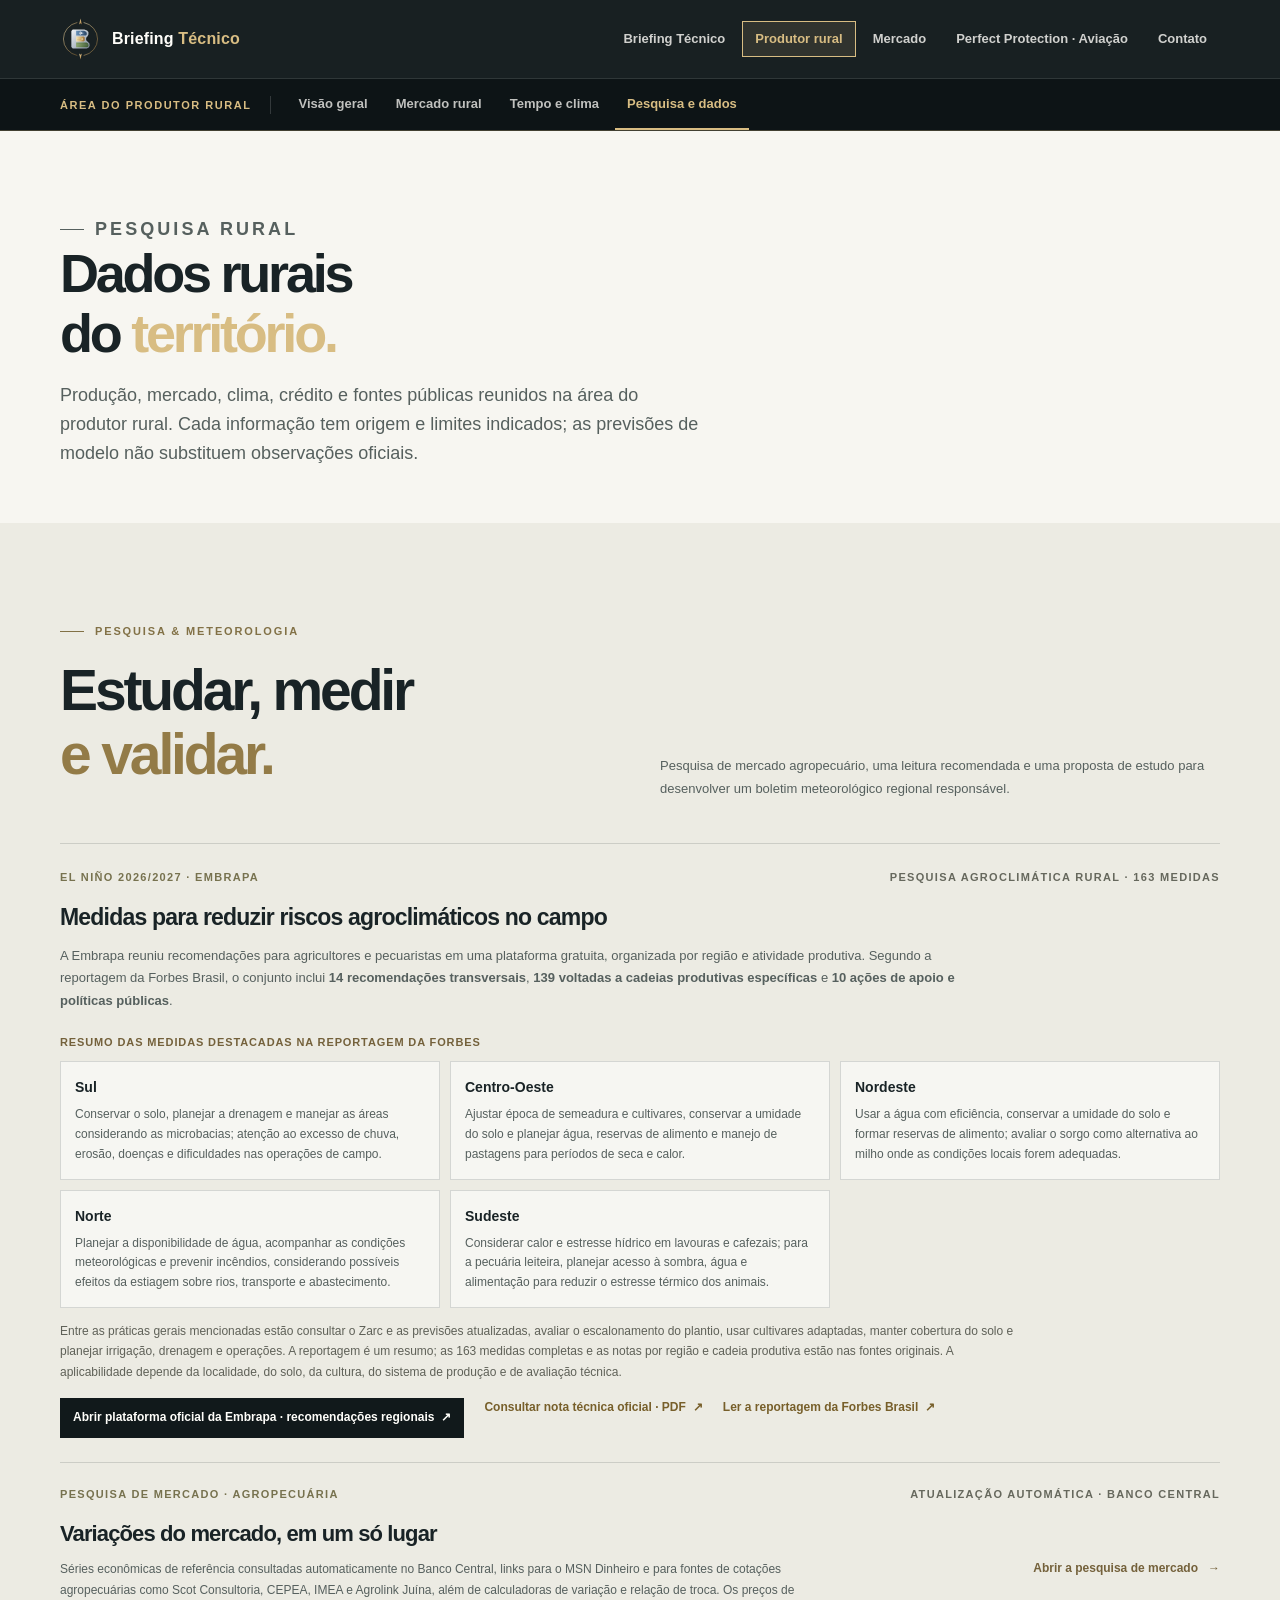
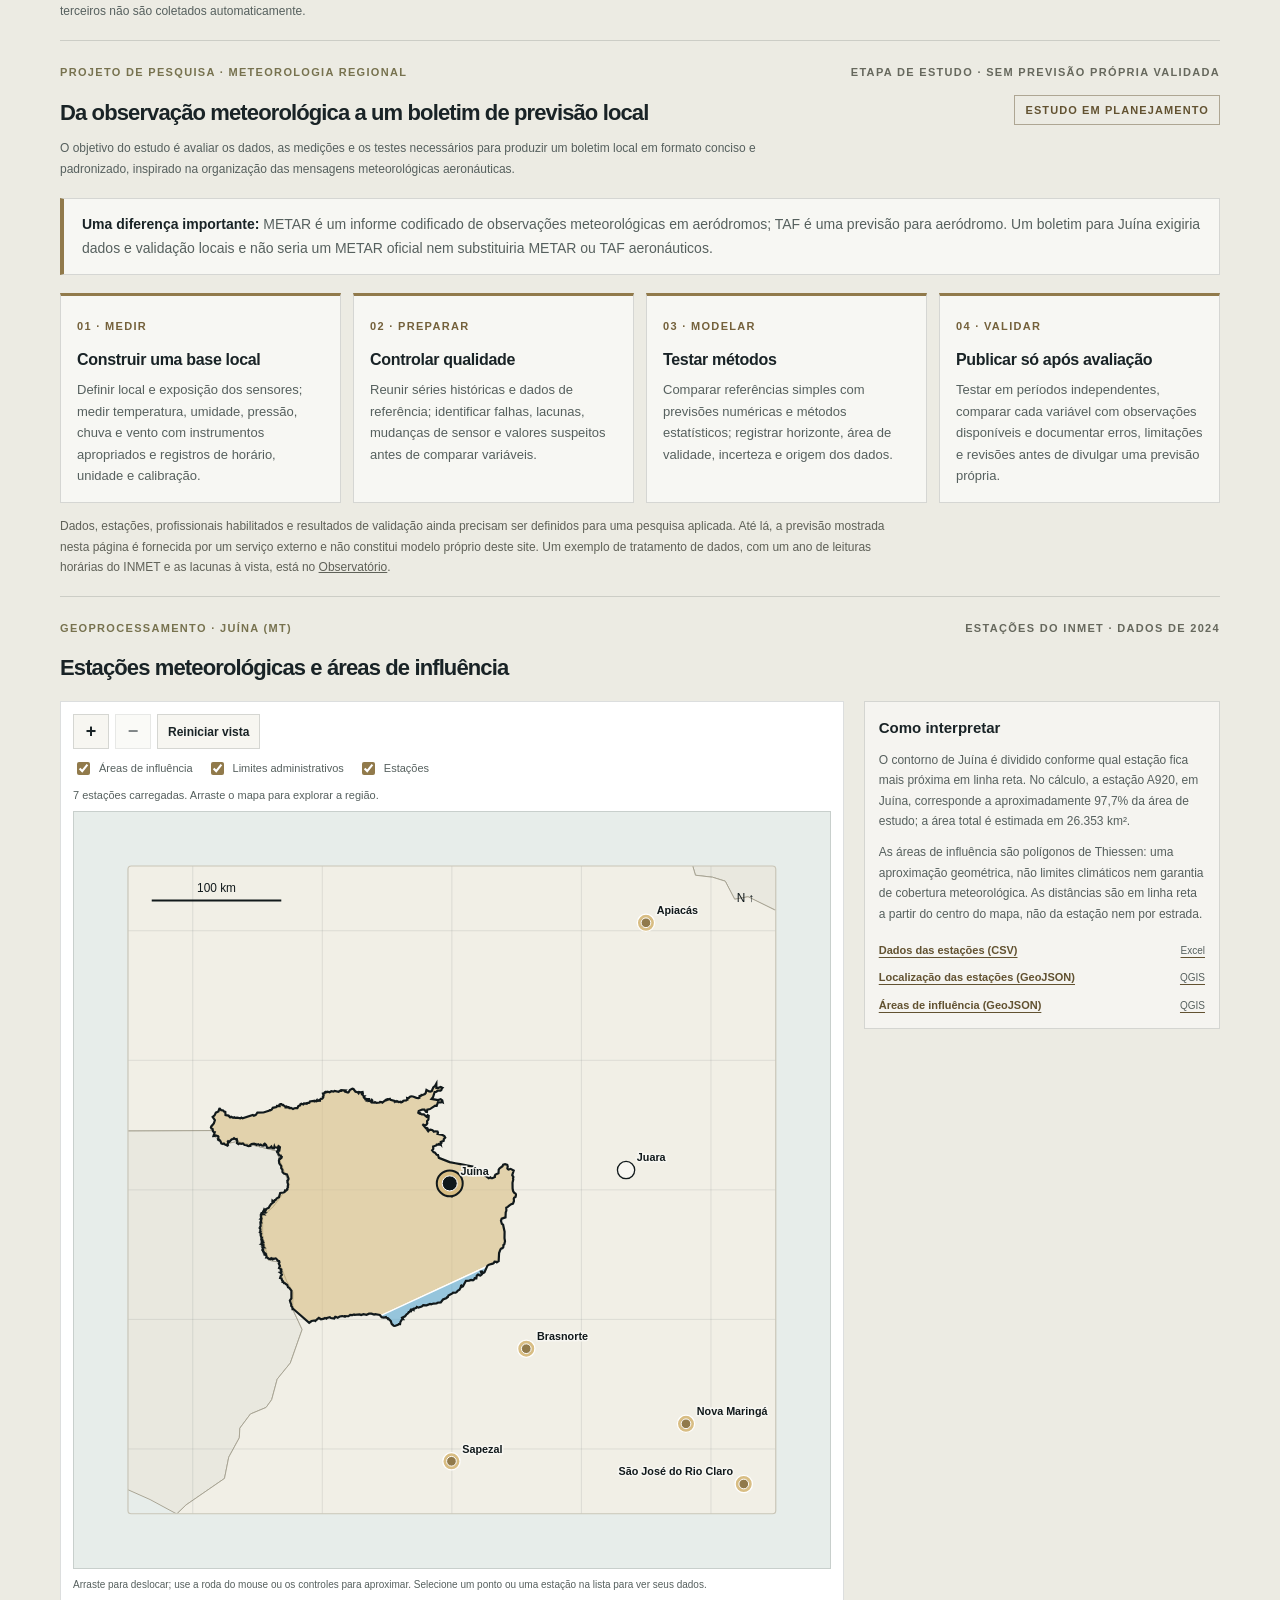
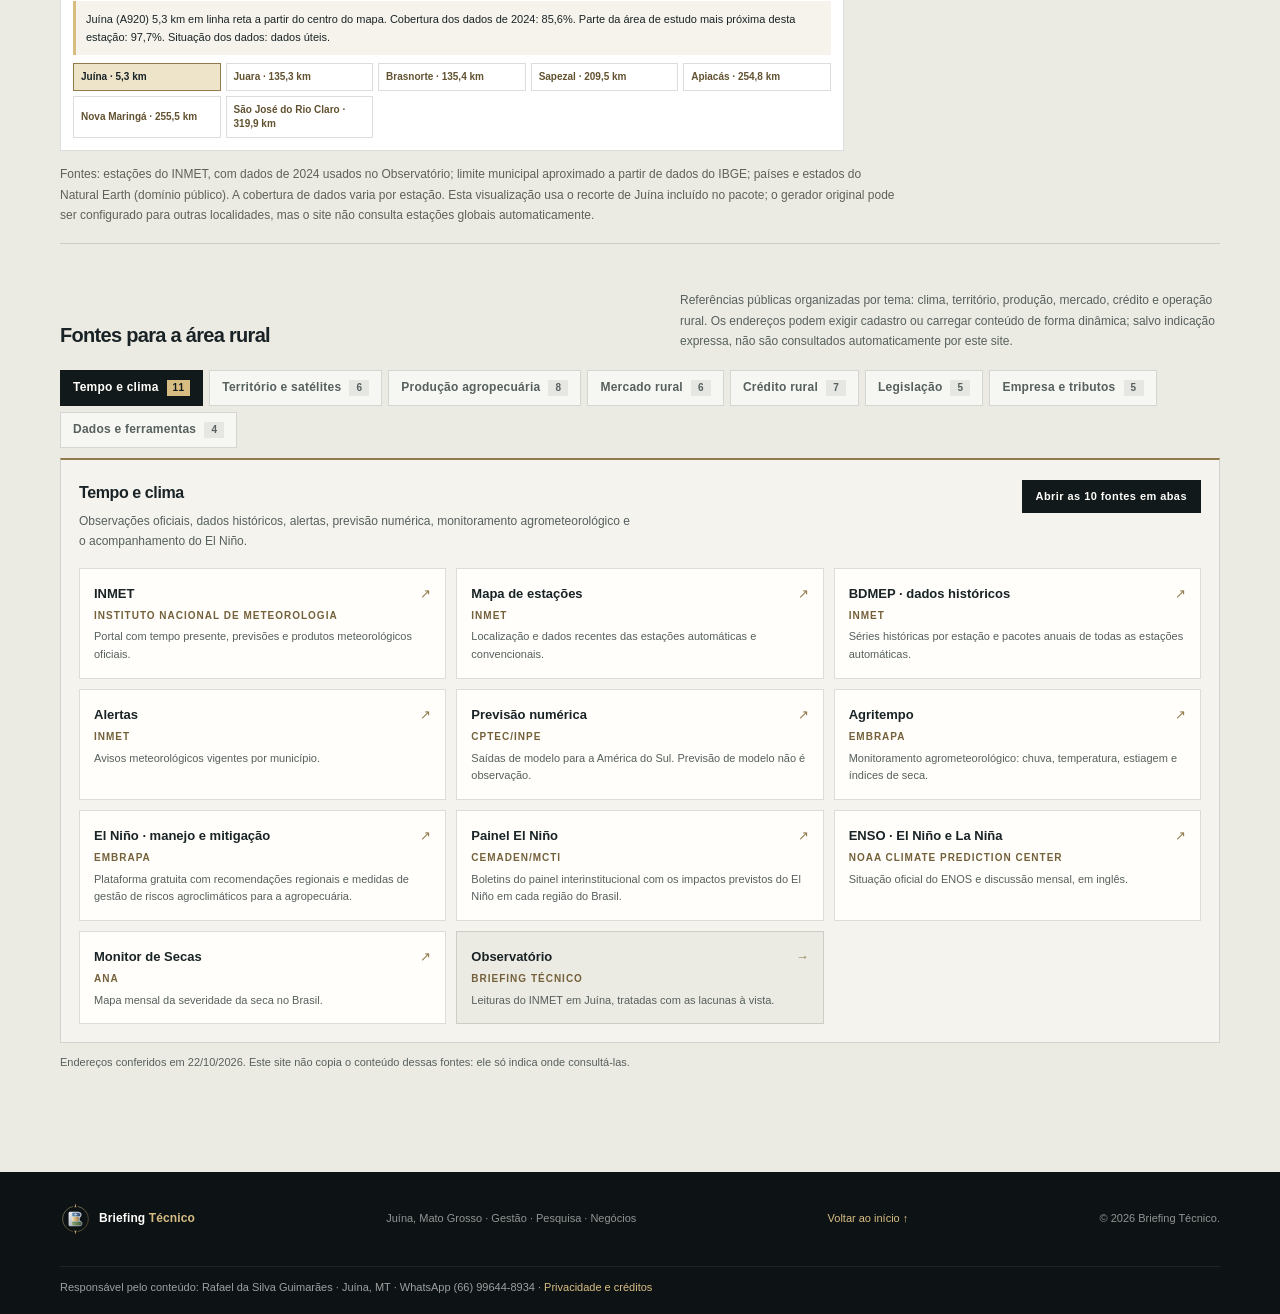
<file: pesquisa.html>
<!doctype html>
<html lang="pt-BR">
  <head>
    <meta charset="utf-8">
    <meta name="viewport" content="width=device-width, initial-scale=1">
    <meta name="theme-color" content="#11191b">
    <meta name="description" content="Pesquisa rural: medidas agroclimáticas, mercado, produção, território e fontes públicas para consulta.">
    <title>Pesquisa rural</title>
    <link rel="icon" href="assets/brand/briefing-tecnico-marca.svg" type="image/svg+xml">
    <link rel="stylesheet" href="styles.css?v=research-map-3-20261015">
    <link rel="stylesheet" href="pesquisa-abas.css?v=pesquisa-el-nino-20261022">
    <link rel="stylesheet" href="navegacao.css?v=nav-20261015">
    <link rel="stylesheet" href="ajustes.css?v=20261021">
    <script src="script.js?v=locations-br-20261022" defer></script>
    <script src="navegacao.js?v=nav-20261015" defer></script>
    <script src="data/fontes-pesquisa.js?v=pesquisa-el-nino-scr-20261026" defer></script>
    <script src="pesquisa-abas.js?v=abas-20261020-2" defer></script>
  </head>
  <body data-fontes="rural">
    <a class="skip-link" href="#conteudo">Pular para o conteúdo</a>
    <header class="site-header">
      <div class="container header-row">
        <a class="brand-lockup" href="index.html" aria-label="Briefing Técnico, página inicial">
          <img src="assets/brand/briefing-tecnico-marca.svg" alt="" width="44" height="46">
          <span>Briefing <strong>Técnico</strong></span>
        </a>
        <button class="menu-toggle" type="button" aria-expanded="false" aria-controls="main-navigation">
          <span>Assuntos</span><span class="menu-icon" aria-hidden="true"><i></i><i></i></span>
        </button>
        <nav class="main-nav" id="main-navigation" aria-label="Áreas principais">
          <a class="topico" href="briefing.html">Briefing Técnico</a>
          <a class="topico" href="produtor-rural.html" aria-current="page">Produtor rural</a>
          <a class="topico" href="mercado.html">Mercado</a>
          <a class="topico" href="perfect-protection.html">Perfect Protection · Aviação</a>
          <a class="topico" href="index.html#janela-contato">Contato</a>
        </nav>
      </div>
    </header>


    <nav class="local-nav" aria-label="Páginas e seções da área do produtor rural">
      <div class="container local-nav-row">
        <span class="local-nav-title">Área do produtor rural</span>
        <a href="produtor-rural.html">Visão geral</a>
        <a href="mercado.html">Mercado rural</a>
        <a href="observatorio.html">Tempo e clima</a>
        <a href="#pesquisas" aria-current="location">Pesquisa e dados</a>
      </div>
    </nav>

    <main id="conteudo">
      <section class="pesquisa-abertura" aria-labelledby="pesquisa-topo-titulo">
        <div class="container">
          <p class="eyebrow"><span></span> Pesquisa rural</p>
          <h1 id="pesquisa-topo-titulo">Dados rurais<br>do <em>território.</em></h1>
          <p>Produção, mercado, clima, crédito e fontes públicas reunidos na área do produtor rural. Cada informação tem origem e limites indicados; as previsões de modelo não substituem observações oficiais.</p>
        </div>
      </section>

            <section class="research-section section-light" id="pesquisas" aria-labelledby="pesquisas-title">
        <div class="container">
          <div class="section-heading research-heading">
            <div>
              <p class="eyebrow eyebrow-light"><span></span> Pesquisa &amp; meteorologia</p>
              <h2 id="pesquisas-title">Estudar, medir<br><em>e validar.</em></h2>
            </div>
            <p>Pesquisa de mercado agropecuário, uma leitura recomendada e uma proposta de estudo para desenvolver um boletim meteorológico regional responsável.</p>
          </div>
          <div class="research-list">
            <article class="research-feature elnino-feature" id="el-nino-2026">
              <div class="research-meta"><span>El Niño 2026/2027 · Embrapa</span><span>Pesquisa agroclimática rural · 163 medidas</span></div>
              <h3>Medidas para reduzir riscos agroclimáticos no campo</h3>
              <p class="elnino-intro">A Embrapa reuniu recomendações para agricultores e pecuaristas em uma plataforma gratuita, organizada por região e atividade produtiva. Segundo a reportagem da Forbes Brasil, o conjunto inclui <strong>14 recomendações transversais</strong>, <strong>139 voltadas a cadeias produtivas específicas</strong> e <strong>10 ações de apoio e políticas públicas</strong>.</p>
              <p class="elnino-label">Resumo das medidas destacadas na reportagem da Forbes</p>
              <div class="elnino-region-grid">
                <section class="elnino-region" aria-labelledby="elnino-sul">
                  <h4 id="elnino-sul">Sul</h4>
                  <p>Conservar o solo, planejar a drenagem e manejar as áreas considerando as microbacias; atenção ao excesso de chuva, erosão, doenças e dificuldades nas operações de campo.</p>
                </section>
                <section class="elnino-region" aria-labelledby="elnino-centro-oeste">
                  <h4 id="elnino-centro-oeste">Centro-Oeste</h4>
                  <p>Ajustar época de semeadura e cultivares, conservar a umidade do solo e planejar água, reservas de alimento e manejo de pastagens para períodos de seca e calor.</p>
                </section>
                <section class="elnino-region" aria-labelledby="elnino-nordeste">
                  <h4 id="elnino-nordeste">Nordeste</h4>
                  <p>Usar a água com eficiência, conservar a umidade do solo e formar reservas de alimento; avaliar o sorgo como alternativa ao milho onde as condições locais forem adequadas.</p>
                </section>
                <section class="elnino-region" aria-labelledby="elnino-norte">
                  <h4 id="elnino-norte">Norte</h4>
                  <p>Planejar a disponibilidade de água, acompanhar as condições meteorológicas e prevenir incêndios, considerando possíveis efeitos da estiagem sobre rios, transporte e abastecimento.</p>
                </section>
                <section class="elnino-region" aria-labelledby="elnino-sudeste">
                  <h4 id="elnino-sudeste">Sudeste</h4>
                  <p>Considerar calor e estresse hídrico em lavouras e cafezais; para a pecuária leiteira, planejar acesso à sombra, água e alimentação para reduzir o estresse térmico dos animais.</p>
                </section>
              </div>
              <p class="citation">Entre as práticas gerais mencionadas estão consultar o Zarc e as previsões atualizadas, avaliar o escalonamento do plantio, usar cultivares adaptadas, manter cobertura do solo e planejar irrigação, drenagem e operações. A reportagem é um resumo; as 163 medidas completas e as notas por região e cadeia produtiva estão nas fontes originais. A aplicabilidade depende da localidade, do solo, da cultura, do sistema de produção e de avaliação técnica.</p>
              <div class="elnino-actions" aria-label="Fontes sobre as medidas de prevenção ao El Niño">
                <a class="source-link elnino-primary" href="https://www.embrapa.br/el-nino-no-brasil-manejo-e-mitigacao-de-riscos" target="_blank" rel="noopener noreferrer">Abrir plataforma oficial da Embrapa · recomendações regionais <span aria-hidden="true">↗</span></a>
                <a class="source-link" href="https://www.embrapa.br/documents/d/agricultura-digital/nota-tecnica-el-nino-2026-2027" target="_blank" rel="noopener noreferrer">Consultar nota técnica oficial · PDF <span aria-hidden="true">↗</span></a>
                <a class="source-link" href="https://forbes.com.br/forbes-agro/2026/10/embrapa-lanca-plataforma-com-163-medidas-para-proteger-o-agro-dos-efeitos-do-el-nino/" target="_blank" rel="noopener noreferrer">Ler a reportagem da Forbes Brasil <span aria-hidden="true">↗</span></a>
              </div>
            </article>
            <article class="research-feature" id="pesquisa-mercado">
              <div class="research-meta"><span>Pesquisa de mercado · Agropecuária</span><span>Atualização automática · Banco Central</span></div>
              <div class="research-content">
                <div><h3>Variações do mercado, em um só lugar</h3><p>Séries econômicas de referência consultadas automaticamente no Banco Central, links para o MSN Dinheiro e para fontes de cotações agropecuárias como Scot Consultoria, CEPEA, IMEA e Agrolink Juína, além de calculadoras de variação e relação de troca. Os preços de terceiros não são coletados automaticamente.</p></div>
                <a class="source-link" href="mercado.html">Abrir a pesquisa de mercado <span aria-hidden="true">→</span></a>
              </div>
            </article>
            <article class="research-feature metar-study" id="estudo-metar">
              <div class="research-meta"><span>Projeto de pesquisa · Meteorologia regional</span><span>Etapa de estudo · sem previsão própria validada</span></div>
              <div class="research-content metar-study-intro">
                <div>
                  <h3>Da observação meteorológica a um boletim de previsão local</h3>
                  <p>O objetivo do estudo é avaliar os dados, as medições e os testes necessários para produzir um boletim local em formato conciso e padronizado, inspirado na organização das mensagens meteorológicas aeronáuticas.</p>
                </div>
                <span class="study-label">Estudo em planejamento</span>
              </div>
              <p class="metar-distinction"><strong>Uma diferença importante:</strong> METAR é um informe codificado de observações meteorológicas em aeródromos; TAF é uma previsão para aeródromo. Um boletim para Juína exigiria dados e validação locais e não seria um METAR oficial nem substituiria METAR ou TAF aeronáuticos.</p>
              <div class="study-roadmap" aria-label="Etapas necessárias para pesquisar um modelo de previsão local">
                <article><span>01 · Medir</span><h4>Construir uma base local</h4><p>Definir local e exposição dos sensores; medir temperatura, umidade, pressão, chuva e vento com instrumentos apropriados e registros de horário, unidade e calibração.</p></article>
                <article><span>02 · Preparar</span><h4>Controlar qualidade</h4><p>Reunir séries históricas e dados de referência; identificar falhas, lacunas, mudanças de sensor e valores suspeitos antes de comparar variáveis.</p></article>
                <article><span>03 · Modelar</span><h4>Testar métodos</h4><p>Comparar referências simples com previsões numéricas e métodos estatísticos; registrar horizonte, área de validade, incerteza e origem dos dados.</p></article>
                <article><span>04 · Validar</span><h4>Publicar só após avaliação</h4><p>Testar em períodos independentes, comparar cada variável com observações disponíveis e documentar erros, limitações e revisões antes de divulgar uma previsão própria.</p></article>
              </div>
              <p class="citation">Dados, estações, profissionais habilitados e resultados de validação ainda precisam ser definidos para uma pesquisa aplicada. Até lá, a previsão mostrada nesta página é fornecida por um serviço externo e não constitui modelo próprio deste site. Um exemplo de tratamento de dados, com um ano de leituras horárias do INMET e as lacunas à vista, está no <a href="observatorio.html#clima">Observatório</a>.</p>
            </article>
            <article class="research-feature research-map-feature" id="mapa-pesquisa">
              <div class="research-meta"><span>Geoprocessamento · Juína (MT)</span><span>Estações do INMET · dados de 2024</span></div>
              <h3>Estações meteorológicas e áreas de influência</h3>
              <div class="research-map-layout">
              <div class="research-map-viewer" data-research-map>
                <div class="research-map-toolbar">
                  <div class="research-map-zoom" role="group" aria-label="Navegação do mapa">
                    <button type="button" data-map-action="zoom-in" aria-label="Aumentar zoom" disabled>+</button>
                    <button type="button" data-map-action="zoom-out" aria-label="Diminuir zoom" disabled>−</button>
                    <button type="button" data-map-action="reset" disabled>Reiniciar vista</button>
                  </div>
                  <div class="research-map-layers" aria-label="Camadas do mapa">
                    <label><input type="checkbox" data-map-layer="areas" checked disabled> Áreas de influência</label>
                    <label><input type="checkbox" data-map-layer="administrative" checked disabled> Limites administrativos</label>
                    <label><input type="checkbox" data-map-layer="stations" checked disabled> Estações</label>
                  </div>
                </div>
                <p class="research-map-status" data-map-status role="status" aria-live="polite">Carregando as camadas geográficas…</p>
                <div class="research-map-stage" data-map-stage>
                  <img class="research-map-fallback" data-map-fallback src="assets/research/mapa-pesquisa-juina.png" alt="Mapa de referência de Juína, MT, com estações meteorológicas e áreas de influência." width="1870" height="1258" loading="lazy" decoding="async">
                  <svg class="research-map-svg" data-map-svg viewBox="0 0 700 700" role="group" aria-label="Mapa interativo de Juína e estações meteorológicas próximas" hidden></svg>
                </div>
                <p class="research-map-hint">Arraste para deslocar; use a roda do mouse ou os controles para aproximar. Selecione um ponto ou uma estação na lista para ver seus dados.</p>
                <div class="research-map-station-details" data-map-station-details aria-live="polite">Selecione uma estação no mapa ou na lista para ver os dados disponíveis.</div>
                <div class="research-map-station-list" data-map-station-list aria-label="Selecionar uma estação"></div>
                <noscript><p class="research-map-noscript">Para explorar o mapa interativo, habilite JavaScript. A imagem estática de referência e os arquivos para download permanecem disponíveis nesta página.</p></noscript>
              </div>
              <div class="research-map-details">
                  <h4>Como interpretar</h4>
                  <p>O contorno de Juína é dividido conforme qual estação fica mais próxima em linha reta. No cálculo, a estação A920, em Juína, corresponde a aproximadamente 97,7% da área de estudo; a área total é estimada em 26.353 km².</p>
                  <p>As áreas de influência são polígonos de Thiessen: uma aproximação geométrica, não limites climáticos nem garantia de cobertura meteorológica. As distâncias são em linha reta a partir do centro do mapa, não da estação nem por estrada.</p>
                  <div class="research-map-downloads" aria-label="Baixar dados do mapa">
                    <a href="assets/research/estacoes-pesquisa-juina.csv" download>Dados das estações (CSV) <span>Excel</span></a>
                    <a href="assets/research/estacoes-pesquisa-juina.geojson" download>Localização das estações (GeoJSON) <span>QGIS</span></a>
                    <a href="assets/research/areas-influencia-pesquisa-juina.geojson" download>Áreas de influência (GeoJSON) <span>QGIS</span></a>
                  </div>
                </div>
              </div>
              <p class="citation">Fontes: estações do INMET, com dados de 2024 usados no Observatório; limite municipal aproximado a partir de dados do IBGE; países e estados do Natural Earth (domínio público). A cobertura de dados varia por estação. Esta visualização usa o recorte de Juína incluído no pacote; o gerador original pode ser configurado para outras localidades, mas o site não consulta estações globais automaticamente.</p>
            </article>
          </div>
          <div class="reference-directory" id="fontes" aria-labelledby="reference-title">
            <div class="reference-heading">
              <h3 id="reference-title">Fontes para a área rural</h3>
              <p>Referências públicas organizadas por tema: clima, território, produção, mercado, crédito e operação rural. Os endereços podem exigir cadastro ou carregar conteúdo de forma dinâmica; salvo indicação expressa, não são consultados automaticamente por este site.</p>
            </div>
            <div class="research-tabs" id="abas-pesquisa">
              <noscript><p>As abas de pesquisa precisam de JavaScript ativado no navegador.</p></noscript>
            </div>
          </div>
        </div>
      </section>
    </main>

    <footer class="site-footer">
      <div class="container footer-row">
        <a class="brand-lockup footer-lockup" href="index.html">
          <img src="assets/brand/briefing-tecnico-marca.svg" alt="" width="34" height="36" loading="lazy">
          <span>Briefing <strong>Técnico</strong></span>
        </a>
        <p>Juína, Mato Grosso · Gestão · Pesquisa · Negócios</p>
        <a href="#conteudo">Voltar ao início ↑</a>
        <small>© <span data-year>2026</span> Briefing Técnico.</small>
      </div>
      <div class="container rodape-legal">
        <p>Responsável pelo conteúdo: Rafael da Silva Guimarães · Juína, MT · WhatsApp (66) 99644-8934 · <a href="privacidade.html">Privacidade e créditos</a></p>
      </div>
    </footer>
    <script src="pesquisa-mapa.js?v=mapa-interativo-5-20261015" defer></script>
  </body>
</html>
</file>
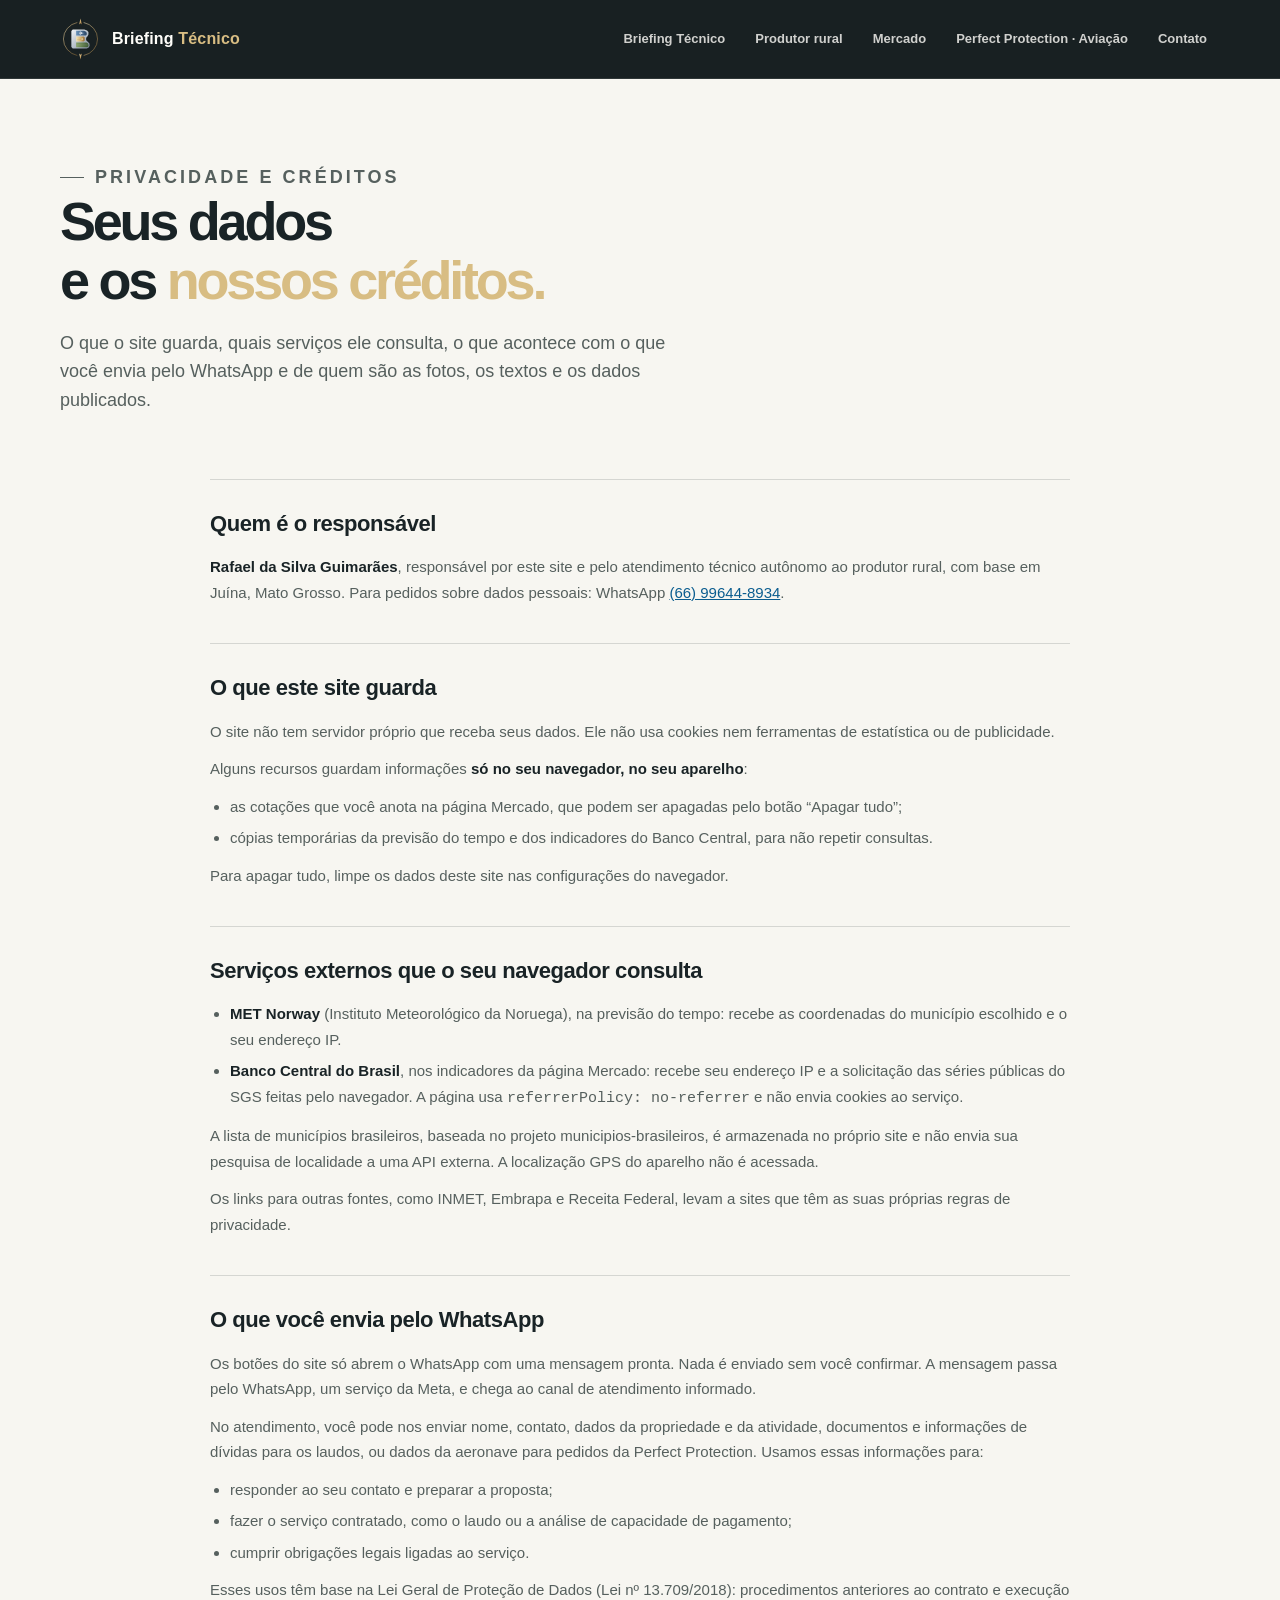
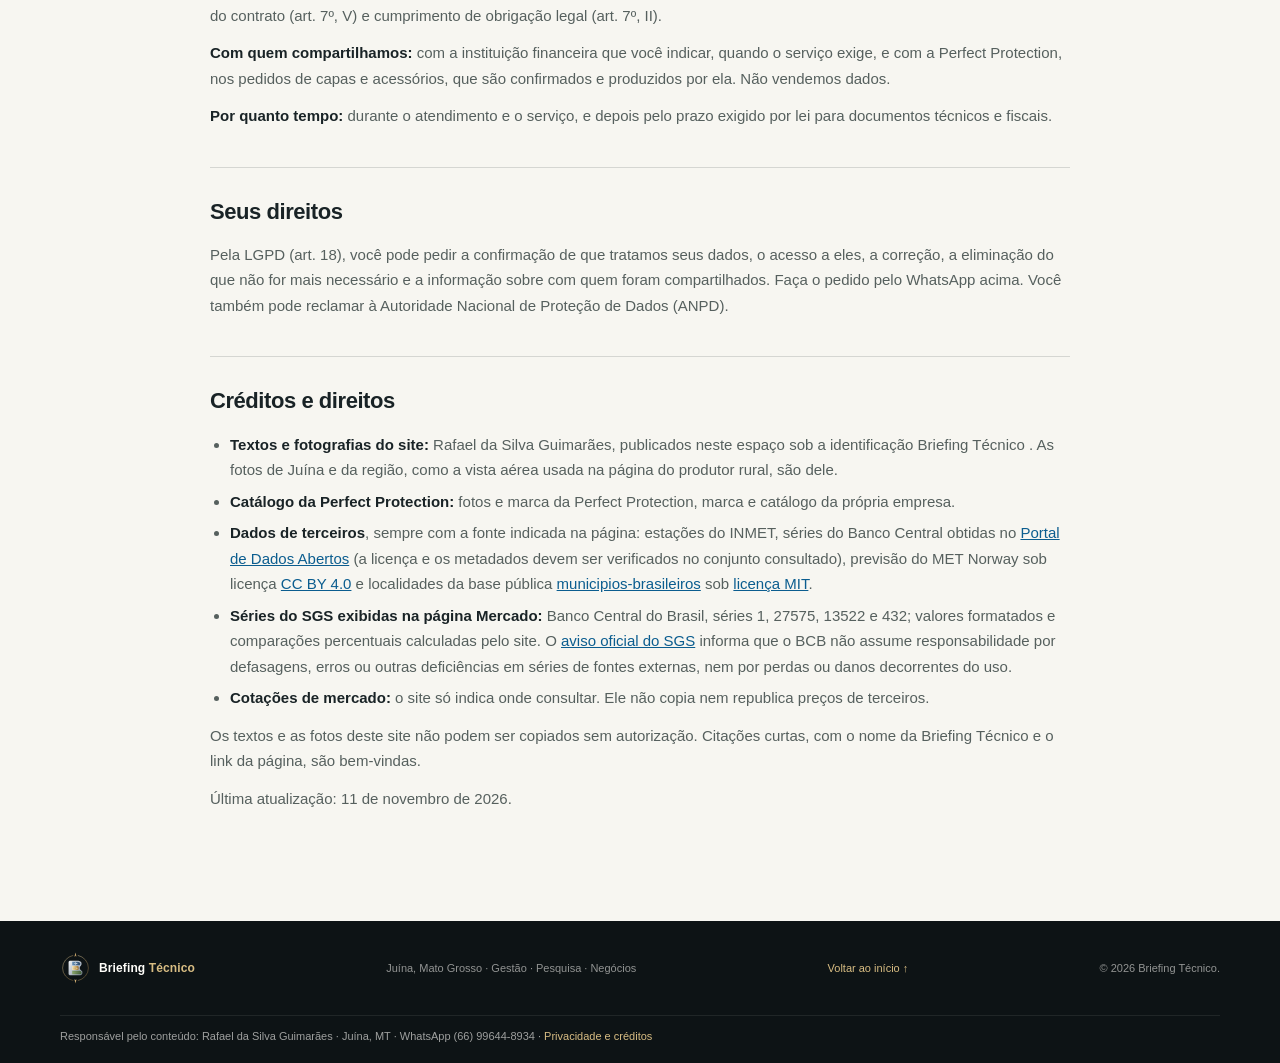
<file: privacidade.html>
﻿<!doctype html>
<html lang="pt-BR">
  <head>
    <meta charset="utf-8">
    <meta name="viewport" content="width=device-width, initial-scale=1">
    <meta name="theme-color" content="#11191b">
    <meta name="description" content="Como a Briefing Técnico trata dados pessoais, quais serviços externos o site consulta e de quem são as fotos, os textos e os dados publicados.">
    <title>Privacidade e créditos · Briefing Técnico</title>
    <link rel="icon" href="assets/brand/briefing-tecnico-marca.svg" type="image/svg+xml">
    <link rel="stylesheet" href="styles.css?v=cloud-records-20261014">
    <link rel="stylesheet" href="navegacao.css?v=nav-20261015">
    <link rel="stylesheet" href="ajustes.css?v=20261021">
    <script src="script.js?v=locations-br-20261022" defer></script>
    <script src="navegacao.js?v=nav-20261015" defer></script>
  </head>
  <body>
    <a class="skip-link" href="#conteudo">Pular para o conteúdo</a>
    <header class="site-header">
      <div class="container header-row">
        <a class="brand-lockup" href="index.html" aria-label="Briefing Técnico, página inicial">
          <img src="assets/brand/briefing-tecnico-marca.svg" alt="" width="44" height="46">
          <span>Briefing <strong>Técnico</strong></span>
        </a>
        <button class="menu-toggle" type="button" aria-expanded="false" aria-controls="main-navigation">
          <span>Assuntos</span><span class="menu-icon" aria-hidden="true"><i></i><i></i></span>
        </button>
        <nav class="main-nav" id="main-navigation" aria-label="Assuntos do site">
          <a class="topico" href="briefing.html">Briefing Técnico</a>
          <a class="topico" href="produtor-rural.html">Produtor rural</a>
          <a class="topico" href="mercado.html">Mercado</a>
          <a class="topico" href="perfect-protection.html">Perfect Protection · Aviação</a>
          <a class="topico" href="index.html#janela-contato">Contato</a>
        </nav>
      </div>
    </header>

    <main id="conteudo">
      <section class="pesquisa-abertura" aria-labelledby="legal-titulo">
        <div class="container">
          <p class="eyebrow"><span></span> Privacidade e créditos</p>
          <h1 id="legal-titulo">Seus dados<br>e os <em>nossos créditos.</em></h1>
          <p>O que o site guarda, quais serviços ele consulta, o que acontece com o que você envia pelo WhatsApp e de quem são as fotos, os textos e os dados publicados.</p>
        </div>
      </section>

      <section class="legal-pagina">
        <div class="container">
          <article class="legal-bloco" aria-labelledby="l-responsavel">
            <h2 id="l-responsavel">Quem é o responsável</h2>
            <p><strong>Rafael da Silva Guimarães</strong>, responsável por este site e pelo atendimento técnico autônomo ao produtor rural, com base em Juína, Mato Grosso. Para pedidos sobre dados pessoais: WhatsApp <a href="https://wa.me/5566996448934" target="_blank" rel="noopener noreferrer">(66) 99644-8934</a>.</p>
          </article>

          <article class="legal-bloco" aria-labelledby="l-site">
            <h2 id="l-site">O que este site guarda</h2>
            <p>O site não tem servidor próprio que receba seus dados. Ele não usa cookies nem ferramentas de estatística ou de publicidade.</p>
            <p>Alguns recursos guardam informações <strong>só no seu navegador, no seu aparelho</strong>:</p>
            <ul>
              <li>as cotações que você anota na página Mercado, que podem ser apagadas pelo botão “Apagar tudo”;</li>
              <li>cópias temporárias da previsão do tempo e dos indicadores do Banco Central, para não repetir consultas.</li>
            </ul>
            <p>Para apagar tudo, limpe os dados deste site nas configurações do navegador.</p>
          </article>

          <article class="legal-bloco" aria-labelledby="l-servicos">
            <h2 id="l-servicos">Serviços externos que o seu navegador consulta</h2>
            <ul>
              <li><strong>MET Norway</strong> (Instituto Meteorológico da Noruega), na previsão do tempo: recebe as coordenadas do município escolhido e o seu endereço IP.</li>
              <li><strong>Banco Central do Brasil</strong>, nos indicadores da página Mercado: recebe seu endereço IP e a solicitação das séries públicas do SGS feitas pelo navegador. A página usa <code>referrerPolicy: no-referrer</code> e não envia cookies ao serviço.</li>
            </ul>
            <p>A lista de municípios brasileiros, baseada no projeto municipios-brasileiros, é armazenada no próprio site e não envia sua pesquisa de localidade a uma API externa. A localização GPS do aparelho não é acessada.</p>
            <p>Os links para outras fontes, como INMET, Embrapa e Receita Federal, levam a sites que têm as suas próprias regras de privacidade.</p>
          </article>

          <article class="legal-bloco" aria-labelledby="l-whatsapp">
            <h2 id="l-whatsapp">O que você envia pelo WhatsApp</h2>
            <p>Os botões do site só abrem o WhatsApp com uma mensagem pronta. Nada é enviado sem você confirmar. A mensagem passa pelo WhatsApp, um serviço da Meta, e chega ao canal de atendimento informado.</p>
            <p>No atendimento, você pode nos enviar nome, contato, dados da propriedade e da atividade, documentos e informações de dívidas para os laudos, ou dados da aeronave para pedidos da Perfect Protection. Usamos essas informações para:</p>
            <ul>
              <li>responder ao seu contato e preparar a proposta;</li>
              <li>fazer o serviço contratado, como o laudo ou a análise de capacidade de pagamento;</li>
              <li>cumprir obrigações legais ligadas ao serviço.</li>
            </ul>
            <p>Esses usos têm base na Lei Geral de Proteção de Dados (Lei nº 13.709/2018): procedimentos anteriores ao contrato e execução do contrato (art. 7º, V) e cumprimento de obrigação legal (art. 7º, II).</p>
            <p><strong>Com quem compartilhamos:</strong> com a instituição financeira que você indicar, quando o serviço exige, e com a Perfect Protection, nos pedidos de capas e acessórios, que são confirmados e produzidos por ela. Não vendemos dados.</p>
            <p><strong>Por quanto tempo:</strong> durante o atendimento e o serviço, e depois pelo prazo exigido por lei para documentos técnicos e fiscais.</p>
          </article>

          <article class="legal-bloco" aria-labelledby="l-direitos">
            <h2 id="l-direitos">Seus direitos</h2>
            <p>Pela LGPD (art. 18), você pode pedir a confirmação de que tratamos seus dados, o acesso a eles, a correção, a eliminação do que não for mais necessário e a informação sobre com quem foram compartilhados. Faça o pedido pelo WhatsApp acima. Você também pode reclamar à Autoridade Nacional de Proteção de Dados (ANPD).</p>
          </article>

          <article class="legal-bloco" aria-labelledby="l-creditos">
            <h2 id="l-creditos">Créditos e direitos</h2>
            <ul>
              <li><strong>Textos e fotografias do site:</strong> Rafael da Silva Guimarães, publicados neste espaço sob a identificação Briefing Técnico . As fotos de Juína e da região, como a vista aérea usada na página do produtor rural, são dele.</li>
              <li><strong>Catálogo da Perfect Protection:</strong> fotos e marca da Perfect Protection, marca e catálogo da própria empresa.</li>
              <li><strong>Dados de terceiros</strong>, sempre com a fonte indicada na página: estações do INMET, séries do Banco Central obtidas no <a href="https://dadosabertos.bcb.gov.br/" target="_blank" rel="noopener noreferrer">Portal de Dados Abertos</a> (a licença e os metadados devem ser verificados no conjunto consultado), previsão do MET Norway sob licença <a href="https://creativecommons.org/licenses/by/4.0/" target="_blank" rel="noopener noreferrer">CC BY 4.0</a> e localidades da base pública <a href="https://github.com/kelvins/municipios-brasileiros" target="_blank" rel="noopener noreferrer">municipios-brasileiros</a> sob <a href="data/municipios/LICENCA-MIT.txt">licença MIT</a>.</li>
              <li><strong>Séries do SGS exibidas na página Mercado:</strong> Banco Central do Brasil, séries 1, 27575, 13522 e 432; valores formatados e comparações percentuais calculadas pelo site. O <a href="https://www4.bcb.gov.br/pec/series/port/aviso.asp?frame=1" target="_blank" rel="noopener noreferrer">aviso oficial do SGS</a> informa que o BCB não assume responsabilidade por defasagens, erros ou outras deficiências em séries de fontes externas, nem por perdas ou danos decorrentes do uso.</li>
              <li><strong>Cotações de mercado:</strong> o site só indica onde consultar. Ele não copia nem republica preços de terceiros.</li>
            </ul>
            <p>Os textos e as fotos deste site não podem ser copiados sem autorização. Citações curtas, com o nome da Briefing Técnico e o link da página, são bem-vindas.</p>
            <p class="legal-data">Última atualização: 11 de novembro de 2026.</p>
          </article>
        </div>
      </section>
    </main>

    <footer class="site-footer">
      <div class="container footer-row">
        <a class="brand-lockup footer-lockup" href="index.html">
          <img src="assets/brand/briefing-tecnico-marca.svg" alt="" width="34" height="36" loading="lazy">
          <span>Briefing <strong>Técnico</strong></span>
        </a>
        <p>Juína, Mato Grosso · Gestão · Pesquisa · Negócios</p>
        <a href="#conteudo">Voltar ao início ↑</a>
        <small>© <span data-year>2026</span> Briefing Técnico.</small>
      </div>
      <div class="container rodape-legal">
        <p>Responsável pelo conteúdo: Rafael da Silva Guimarães · Juína, MT · WhatsApp (66) 99644-8934 · <a href="privacidade.html" aria-current="page">Privacidade e créditos</a></p>
      </div>
    </footer>
  </body>
</html>
</file>
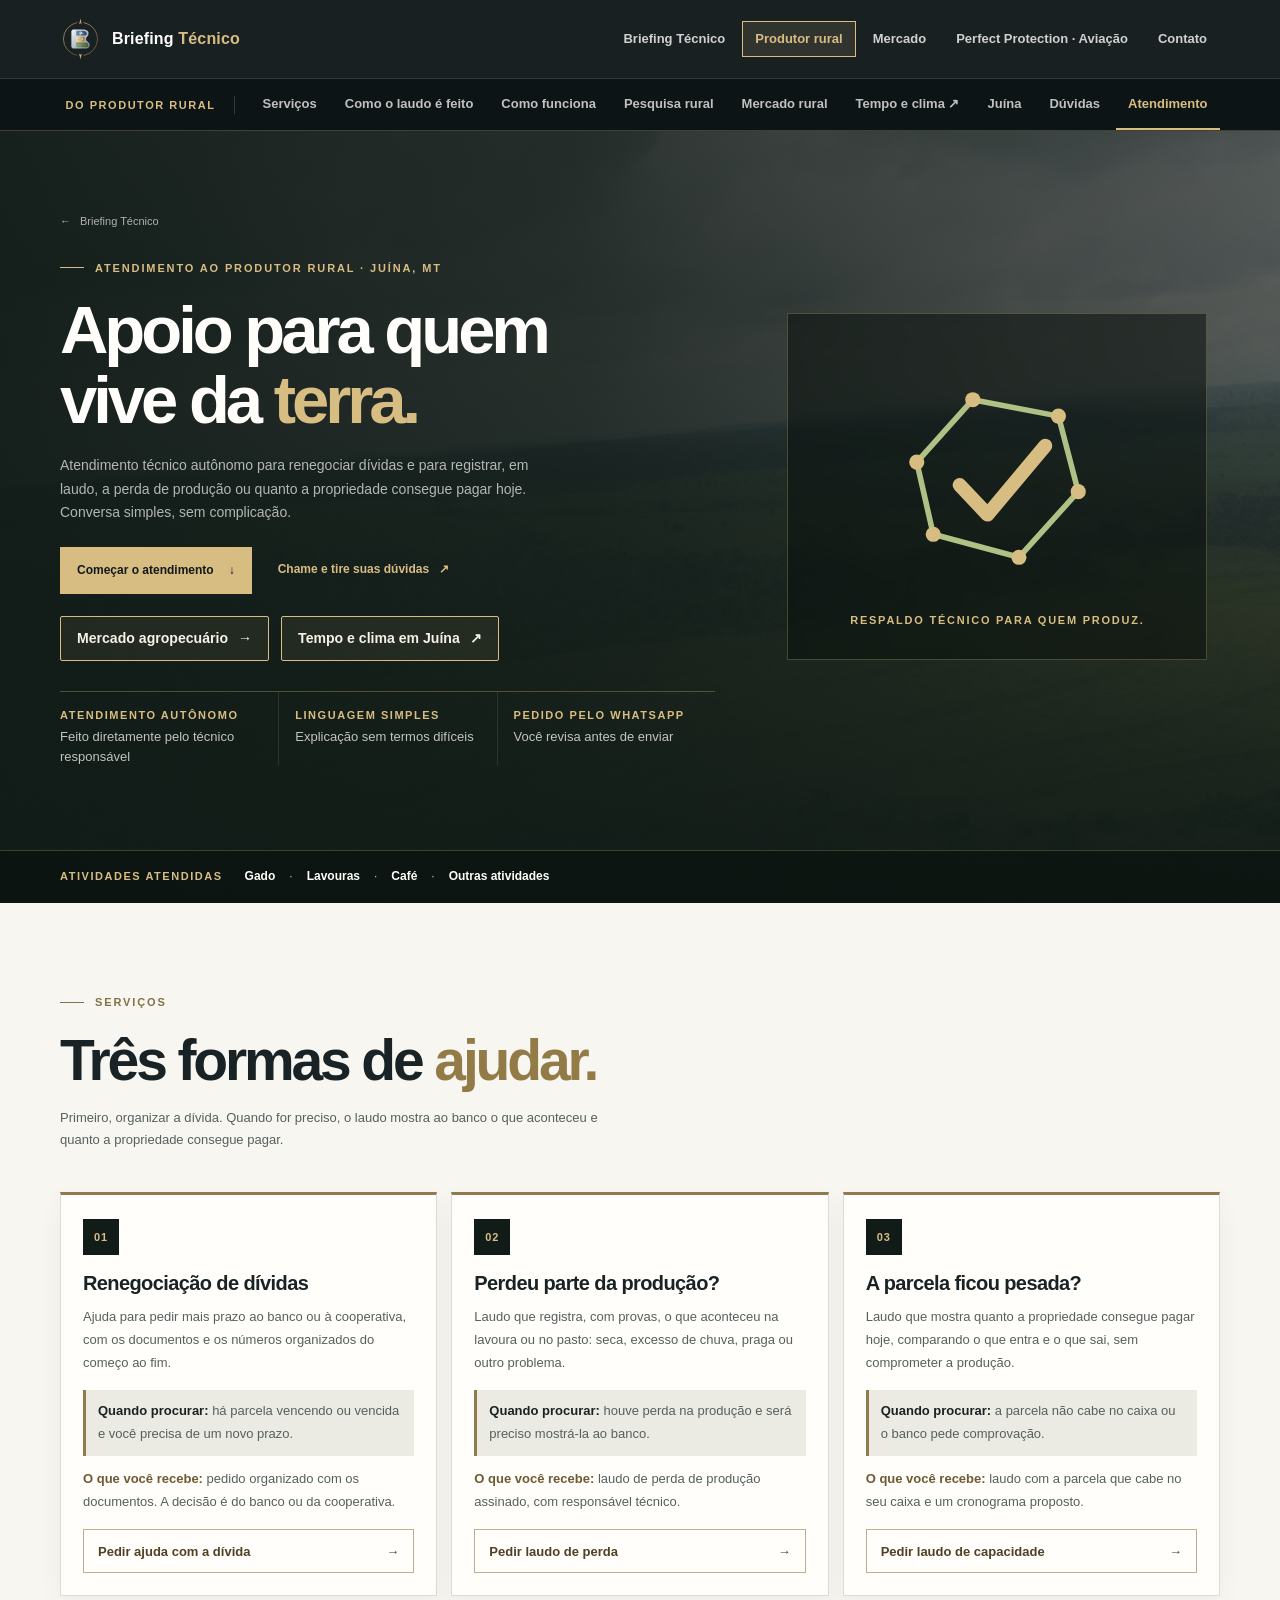
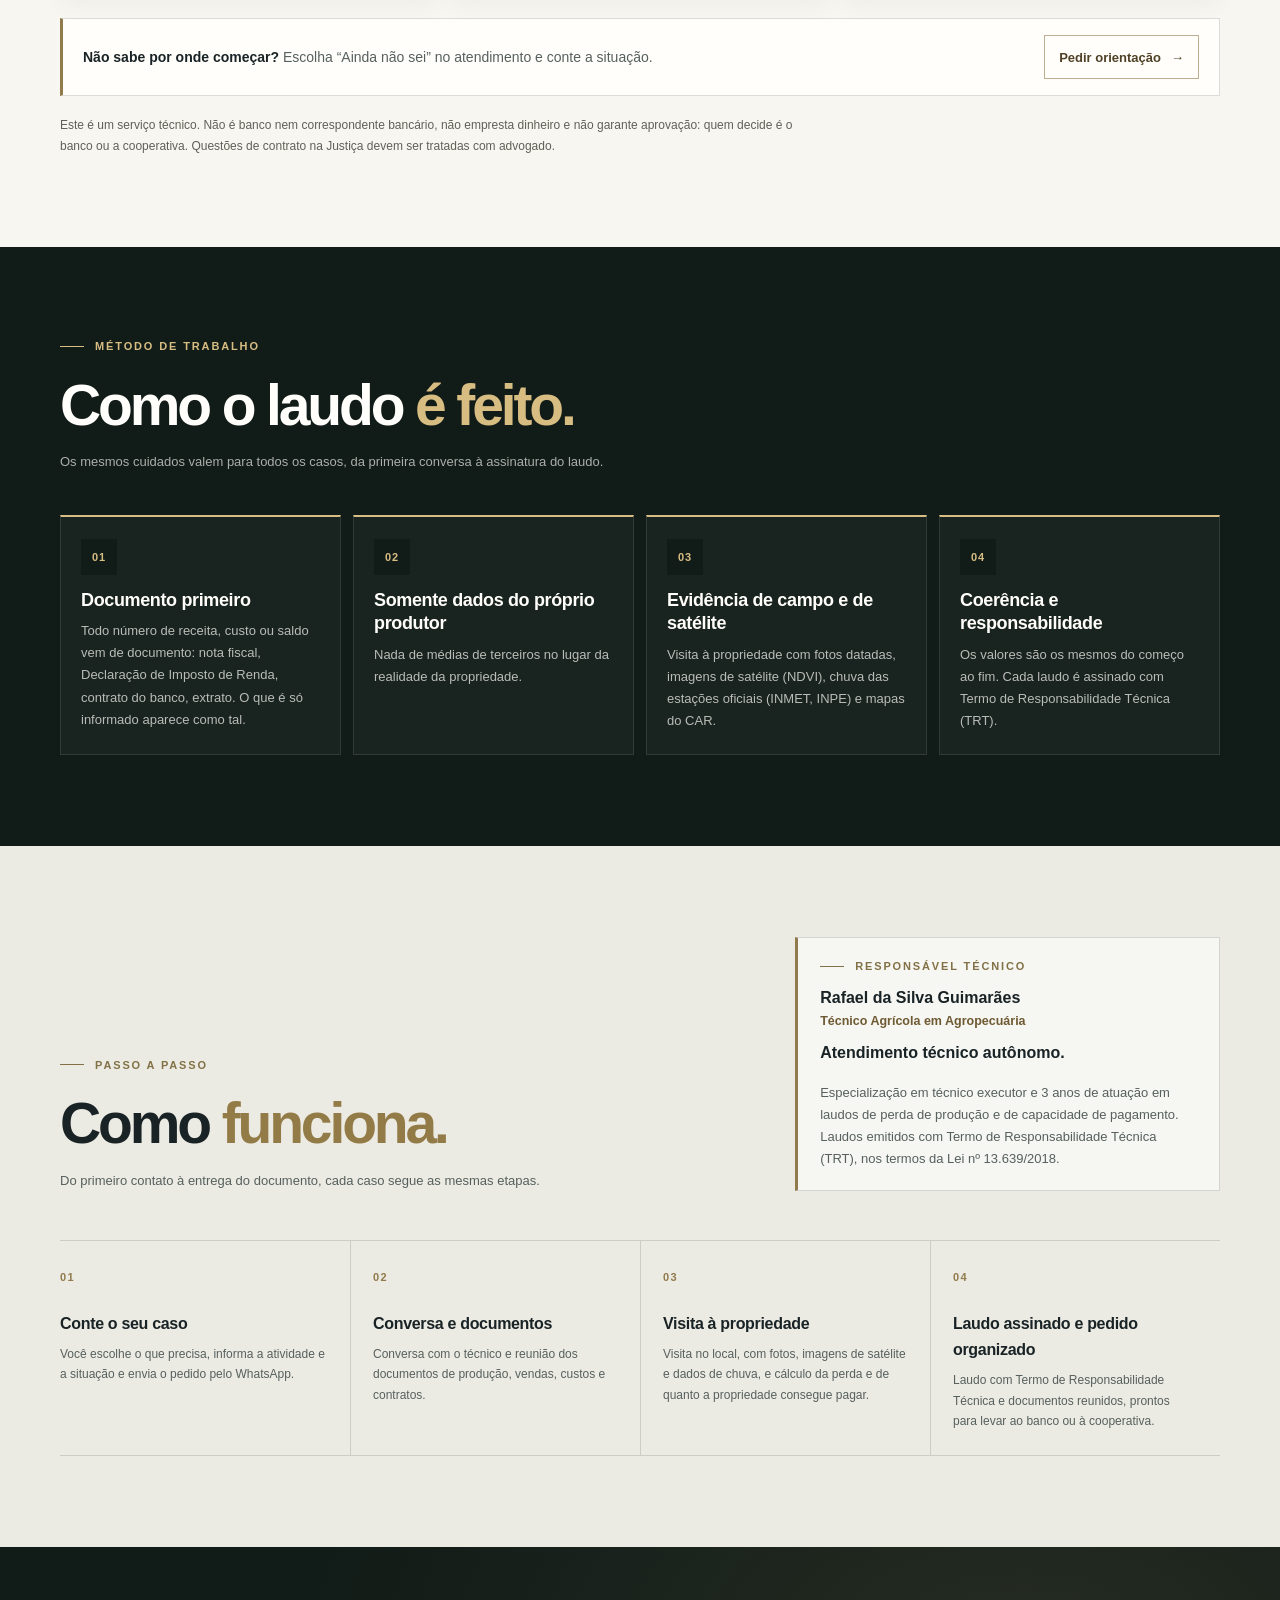
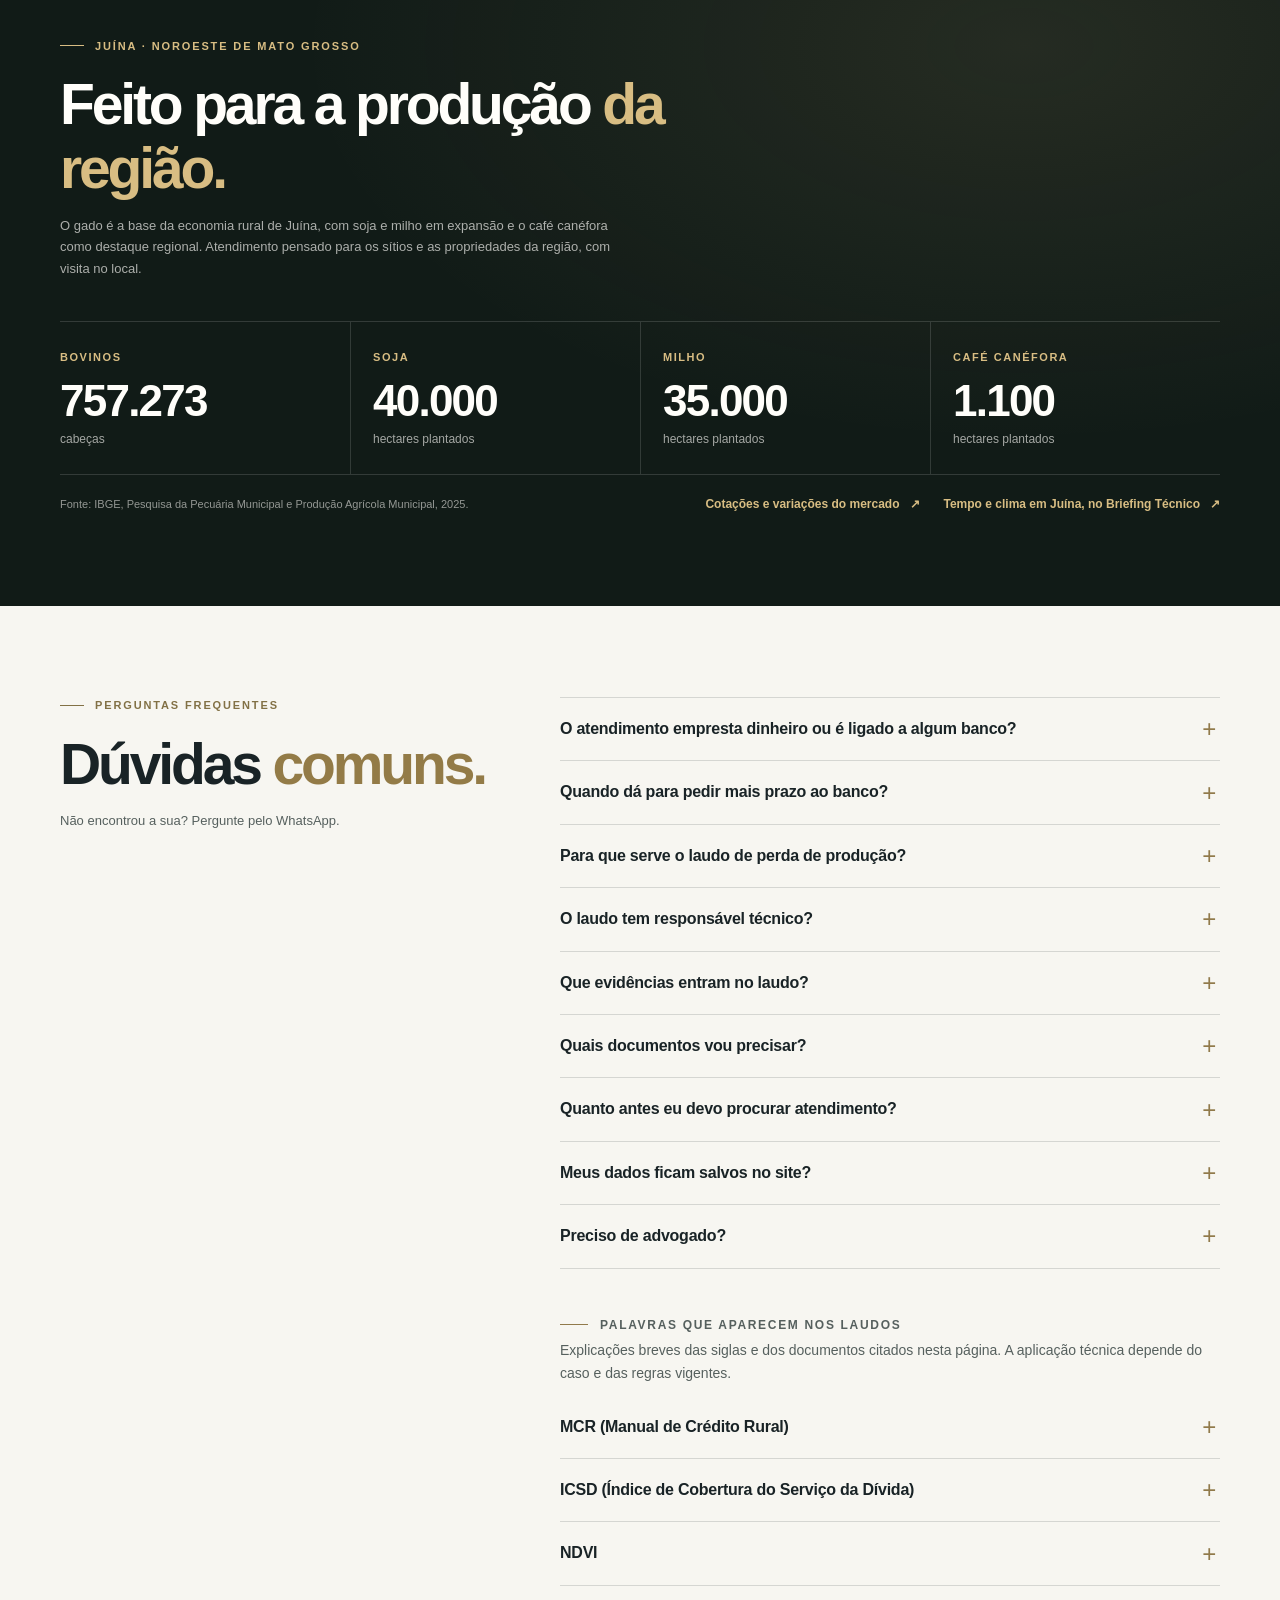
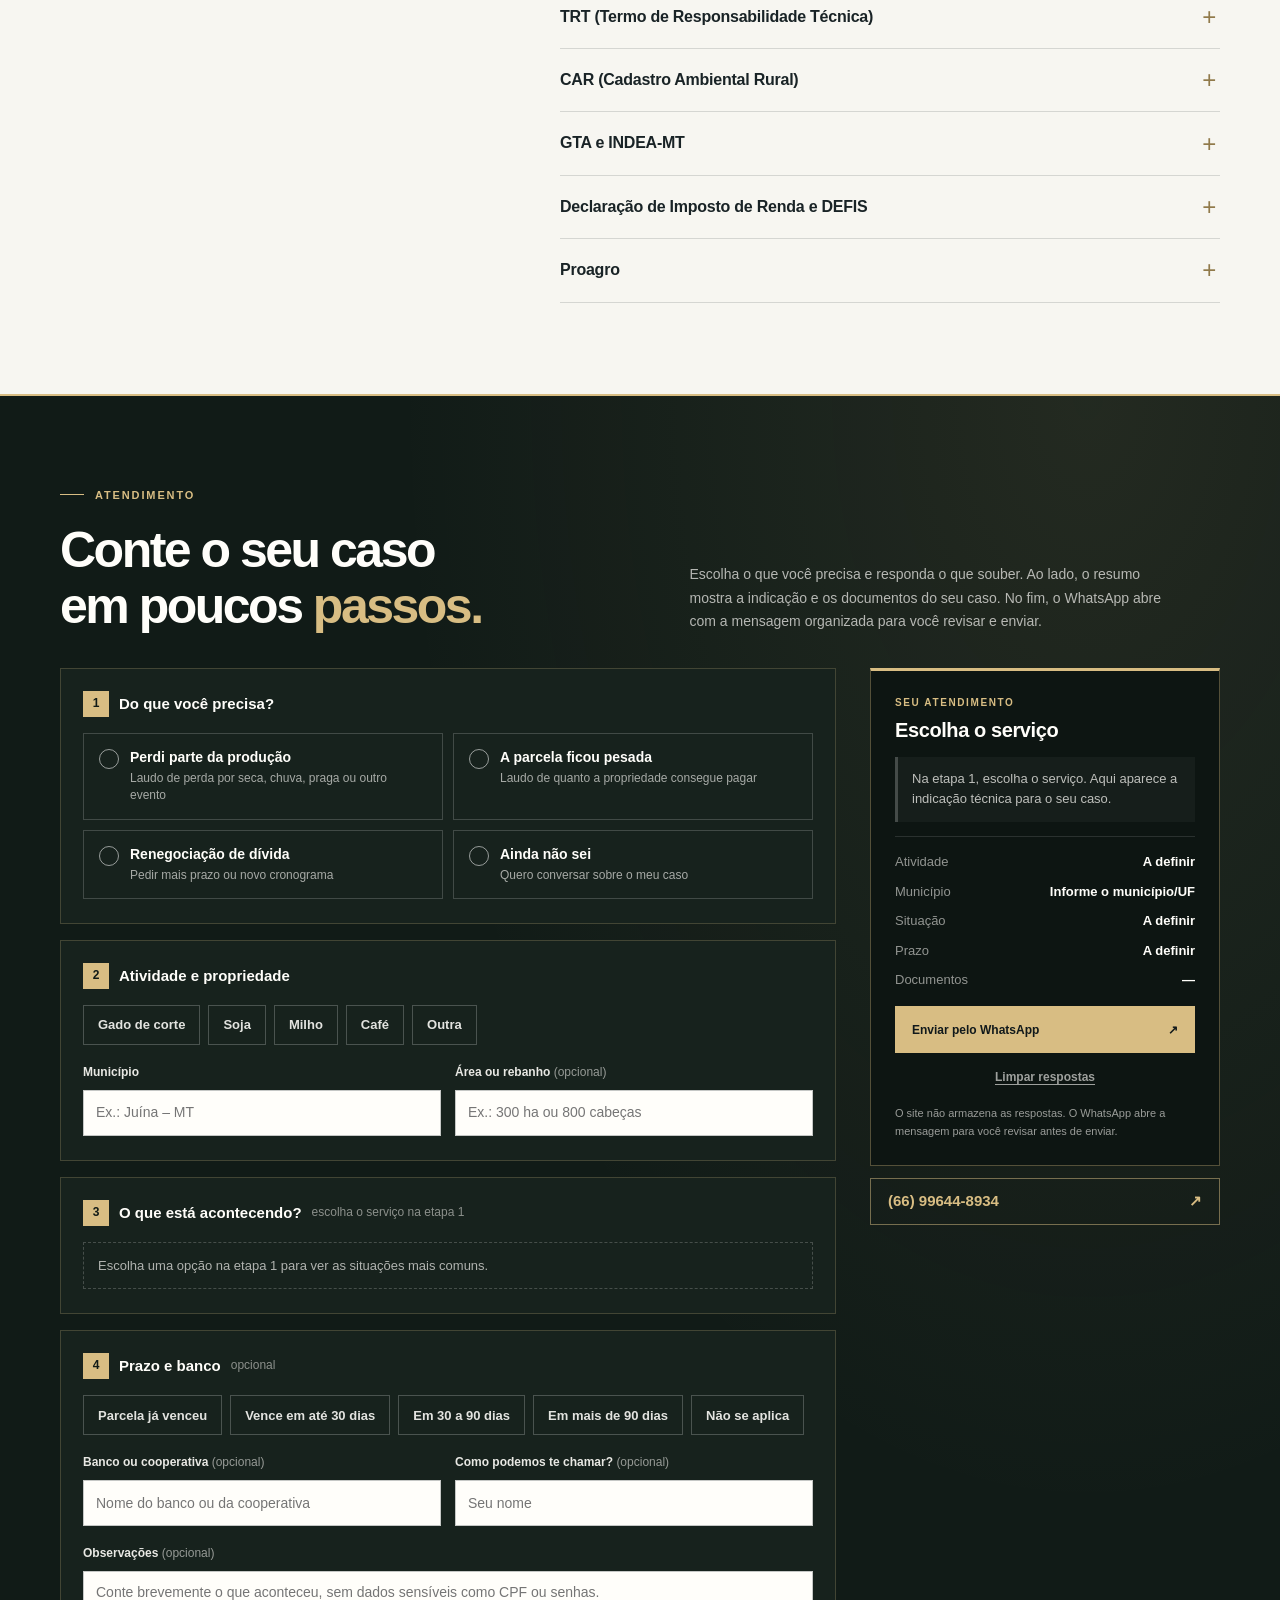
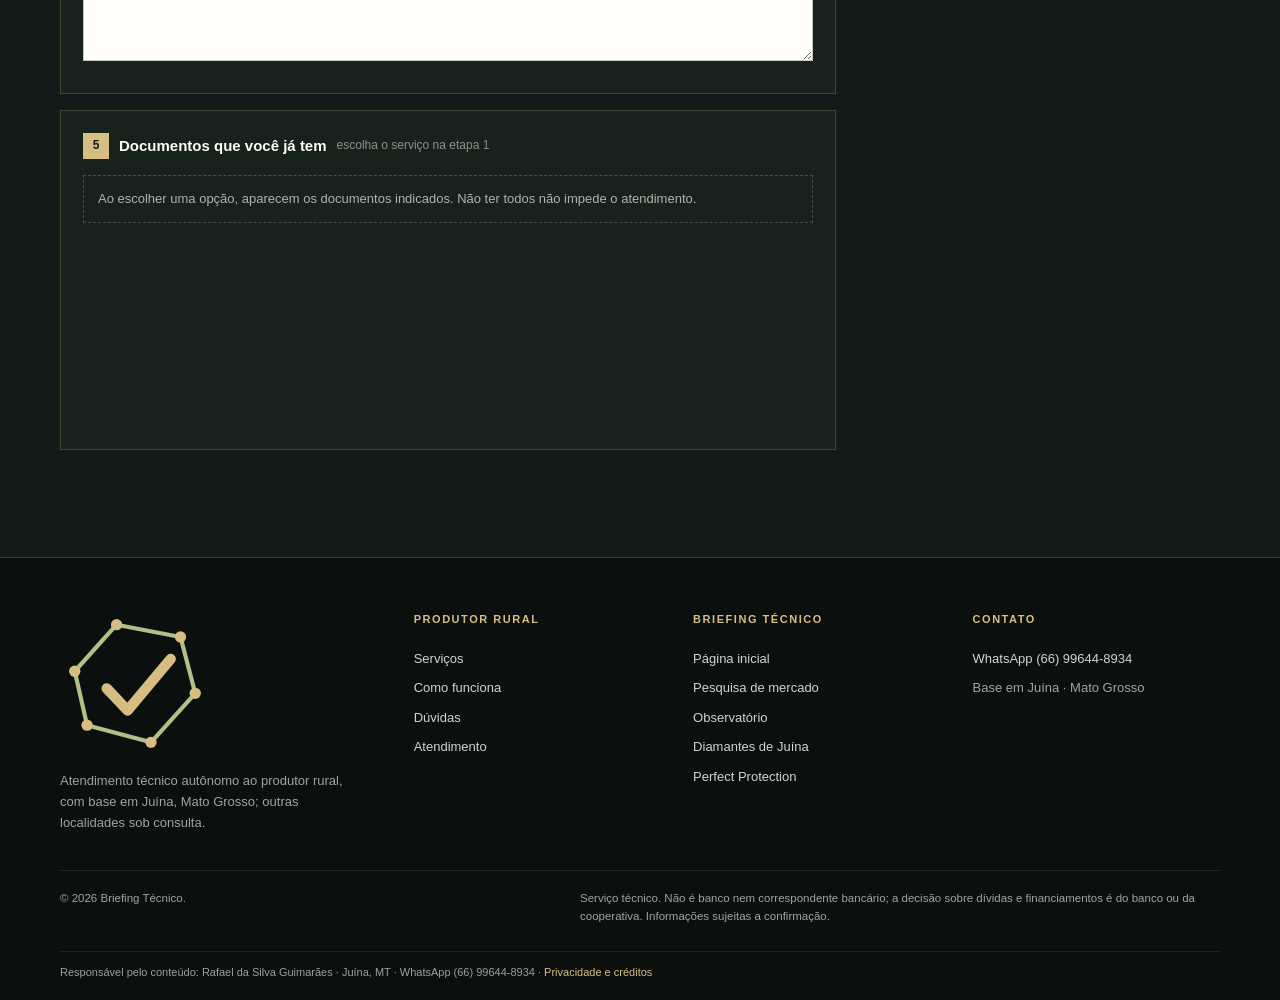
<file: produtor-rural.html>
﻿<!doctype html>
<html lang="pt-BR">
  <head>
    <meta charset="utf-8">
    <meta name="viewport" content="width=device-width, initial-scale=1">
    <meta name="theme-color" content="#111b17">
    <meta name="description" content="Atendimento técnico autônomo em Juína, MT: renegociação de dívidas, laudo de perda de produção e laudo de capacidade de pagamento. Conversa simples, pelo WhatsApp.">
    <title>Apoio ao produtor rural · Laudos e renegociação de dívidas | Juína, MT</title>
    <meta property="og:type" content="website">
    <meta property="og:locale" content="pt_BR">
    <meta property="og:title" content="Apoio para quem vive da terra">
    <meta property="og:description" content="Renegociação de dívidas e laudos para quem perdeu parte da produção ou está com a parcela pesada.">
    <meta property="og:image" content="https://www.briefingtecnico.com.br/assets/produtor-rural/produtor-rural-compartilhar.jpg">
    <link rel="icon" href="assets/brand/briefing-tecnico-marca.svg" type="image/svg+xml">
    <link rel="preload" as="image" href="assets/scr/juina-aerea.jpg">
    <link rel="stylesheet" href="styles.css?v=nav-20261015">
    <link rel="stylesheet" href="scr.css">
    <link rel="stylesheet" href="navegacao.css?v=nav-20261015">
    <link rel="stylesheet" href="ajustes.css?v=20261021">
    <link rel="stylesheet" href="extras.css?v=menu-20261014">
    <link rel="stylesheet" href="atalhos.css?v=20261111">
    <script>document.documentElement.classList.add("js");</script>
    <script src="script.js?v=locations-br-20261022" defer></script>
    <script src="navegacao.js?v=nav-20261015" defer></script>
    <script src="scr.js" defer></script>
  </head>
  <body class="scr-page">
    <a class="skip-link" href="#conteudo">Pular para o conteúdo</a>
    <header class="site-header">
      <div class="container header-row">
        <a class="brand-lockup" href="index.html" aria-label="Briefing Técnico, página inicial">
          <img src="assets/brand/briefing-tecnico-marca.svg" alt="" width="44" height="46">
          <span>Briefing <strong>Técnico</strong></span>
        </a>
        <button class="menu-toggle" type="button" aria-expanded="false" aria-controls="main-navigation">
          <span>Menu</span><span class="menu-icon" aria-hidden="true"><i></i><i></i></span>
        </button>
        <nav class="main-nav" id="main-navigation" aria-label="Áreas principais">
  <a class="topico" href="briefing.html">Briefing Técnico</a>
  <a class="topico" href="produtor-rural.html" aria-current="page">Produtor rural</a>
          <a class="topico" href="mercado.html">Mercado</a>
  <a class="topico" href="perfect-protection.html">Perfect Protection · Aviação</a>
  <a class="topico" href="index.html#janela-contato">Contato</a>
</nav>
      </div>
    </header>
    <nav class="local-nav" aria-label="Nesta página">
      <div class="container local-nav-row">
        <span class="local-nav-title">Área do produtor rural</span>
        <a href="#servicos">Serviços</a>
        <a href="#metodo">Como o laudo é feito</a>
        <a href="#como-funciona">Como funciona</a>
        <a href="pesquisa.html">Pesquisa rural</a>
        <a href="mercado.html">Mercado rural</a>
        <a href="observatorio.html">Tempo e clima ↗</a>
        <a href="#juina">Juína</a>
        <a href="#duvidas">Dúvidas</a>
        <a href="#contato">Atendimento</a>
      </div>
    </nav>

    <main id="conteudo">
      <!-- 1. Abertura -->
      <section class="brand-page-hero scr-hero" data-scr-hero>
        <img class="scr-hero-photo" src="assets/scr/juina-aerea.jpg" alt="" width="1600" height="900" fetchpriority="high">
        <div class="container brand-hero-grid">
          <div class="brand-hero-copy">
            <a class="back-link" href="index.html"><span aria-hidden="true">←</span> Briefing Técnico</a>
            <p class="eyebrow"><span></span> Atendimento ao produtor rural · Juína, MT</p>
            <h1>Apoio para quem<br>vive da <em>terra.</em></h1>
            <p>Atendimento técnico autônomo para renegociar dívidas e para registrar, em laudo, a perda de produção ou quanto a propriedade consegue pagar hoje. Conversa simples, sem complicação.</p>
            <div class="hero-actions">
              <a class="button button-gold" href="#contato">Começar o atendimento <span aria-hidden="true">↓</span></a>
              <a class="inline-link" href="https://wa.me/5566996448934?text=Ol%C3%A1!%20Vim%20pelo%20site%20e%20gostaria%20de%20informa%C3%A7%C3%B5es%20sobre%20o%20atendimento%20ao%20produtor%20rural." data-wa="Olá! Vim pelo site e gostaria de informações sobre o atendimento ao produtor rural." target="_blank" rel="noopener noreferrer">Chame e tire suas dúvidas <span aria-hidden="true">↗</span></a>
            </div>
            <div class="atalhos-destaque" aria-label="Atalhos">
              <a class="atalho-botao" href="mercado.html">Mercado agropecuário <span aria-hidden="true">→</span></a>
              <a class="atalho-botao" href="observatorio.html">Tempo e clima em Juína <span aria-hidden="true">↗</span></a>
            </div>
            <ul class="scr-highlights" aria-label="Destaques">
              <li><b>Atendimento autônomo</b><span>Feito diretamente pelo técnico responsável</span></li>
              <li><b>Linguagem simples</b><span>Explicação sem termos difíceis</span></li>
              <li><b>Pedido pelo WhatsApp</b><span>Você revisa antes de enviar</span></li>
            </ul>
          </div>
          <figure class="scr-brand-art">
            <img src="assets/produtor-rural/produtor-rural-simbolo.svg" alt="Símbolo do Produtor Rural" width="300" height="295">
            <figcaption>Respaldo técnico para quem produz.</figcaption>
          </figure>
        </div>
        <div class="scr-hero-strip">
          <div class="container">
            <span>Atividades atendidas</span>
            <strong>Gado</strong><i aria-hidden="true">·</i><strong>Lavouras</strong><i aria-hidden="true">·</i><strong>Café</strong><i aria-hidden="true">·</i><strong>Outras atividades</strong>
          </div>
        </div>
      </section>

      <!-- 2. Serviços -->
      <section class="scr-services section-light" id="servicos" aria-labelledby="scr-services-title">
        <div class="container">
          <div class="section-heading" data-reveal>
            <p class="eyebrow eyebrow-light"><span></span> Serviços</p>
            <h2 id="scr-services-title">Três formas de <em>ajudar.</em></h2>
            <p>Primeiro, organizar a dívida. Quando for preciso, o laudo mostra ao banco o que aconteceu e quanto a propriedade consegue pagar.</p>
          </div>
          <div class="scr-service-grid">
            <article class="scr-service" data-reveal data-scr-card="renegociacao">
              <span class="scr-service-num">01</span>
              <h3>Renegociação de dívidas</h3>
              <p>Ajuda para pedir mais prazo ao banco ou à cooperativa, com os documentos e os números organizados do começo ao fim.</p>
              <p class="scr-service-when"><b>Quando procurar:</b> há parcela vencendo ou vencida e você precisa de um novo prazo.</p>
              <p class="scr-service-out"><b>O que você recebe:</b> pedido organizado com os documentos. A decisão é do banco ou da cooperativa.</p>
              <a class="scr-request" href="#contato" data-scr-servico-link="renegociacao">Pedir ajuda com a dívida <span aria-hidden="true">→</span></a>
            </article>
            <article class="scr-service" data-reveal data-scr-card="laudo">
              <span class="scr-service-num">02</span>
              <h3>Perdeu parte da produção?</h3>
              <p>Laudo que registra, com provas, o que aconteceu na lavoura ou no pasto: seca, excesso de chuva, praga ou outro problema.</p>
              <p class="scr-service-when"><b>Quando procurar:</b> houve perda na produção e será preciso mostrá-la ao banco.</p>
              <p class="scr-service-out"><b>O que você recebe:</b> laudo de perda de produção assinado, com responsável técnico.</p>
              <a class="scr-request" href="#contato" data-scr-servico-link="laudo">Pedir laudo de perda <span aria-hidden="true">→</span></a>
            </article>
            <article class="scr-service" data-reveal data-scr-card="capacidade">
              <span class="scr-service-num">03</span>
              <h3>A parcela ficou pesada?</h3>
              <p>Laudo que mostra quanto a propriedade consegue pagar hoje, comparando o que entra e o que sai, sem comprometer a produção.</p>
              <p class="scr-service-when"><b>Quando procurar:</b> a parcela não cabe no caixa ou o banco pede comprovação.</p>
              <p class="scr-service-out"><b>O que você recebe:</b> laudo com a parcela que cabe no seu caixa e um cronograma proposto.</p>
              <a class="scr-request" href="#contato" data-scr-servico-link="capacidade">Pedir laudo de capacidade <span aria-hidden="true">→</span></a>
            </article>
          </div>
          <div class="scr-unsure" data-reveal>
            <p><b>Não sabe por onde começar?</b> Escolha “Ainda não sei” no atendimento e conte a situação.</p>
            <a class="scr-request" href="#contato" data-scr-servico-link="orientacao">Pedir orientação <span aria-hidden="true">→</span></a>
          </div>
          <p class="professional-note">Este é um serviço técnico. Não é banco nem correspondente bancário, não empresta dinheiro e não garante aprovação: quem decide é o banco ou a cooperativa. Questões de contrato na Justiça devem ser tratadas com advogado.</p>
        </div>
      </section>

      <!-- 3. Método -->
      <section class="scr-method" id="metodo" aria-labelledby="scr-method-title">
        <div class="container">
          <div class="section-heading" data-reveal>
            <p class="eyebrow"><span></span> Método de trabalho</p>
            <h2 id="scr-method-title">Como o laudo <em>é feito.</em></h2>
            <p>Os mesmos cuidados valem para todos os casos, da primeira conversa à assinatura do laudo.</p>
          </div>
          <div class="scr-method-grid">
            <article data-reveal><span class="scr-service-num">01</span><h3>Documento primeiro</h3><p>Todo número de receita, custo ou saldo vem de documento: nota fiscal, Declaração de Imposto de Renda, contrato do banco, extrato. O que é só informado aparece como tal.</p></article>
            <article data-reveal><span class="scr-service-num">02</span><h3>Somente dados do próprio produtor</h3><p>Nada de médias de terceiros no lugar da realidade da propriedade.</p></article>
            <article data-reveal><span class="scr-service-num">03</span><h3>Evidência de campo e de satélite</h3><p>Visita à propriedade com fotos datadas, imagens de satélite (NDVI), chuva das estações oficiais (INMET, INPE) e mapas do CAR.</p></article>
            <article data-reveal><span class="scr-service-num">04</span><h3>Coerência e responsabilidade</h3><p>Os valores são os mesmos do começo ao fim. Cada laudo é assinado com Termo de Responsabilidade Técnica (TRT).</p></article>
          </div>
        </div>
      </section>

      <!-- 4. Como funciona -->
      <section class="scr-steps section-sand" id="como-funciona" aria-labelledby="scr-steps-title">
        <div class="container">
          <div class="scr-steps-head">
            <div class="section-heading" data-reveal>
              <p class="eyebrow eyebrow-light"><span></span> Passo a passo</p>
              <h2 id="scr-steps-title">Como <em>funciona.</em></h2>
              <p>Do primeiro contato à entrega do documento, cada caso segue as mesmas etapas.</p>
            </div>
            <aside class="scr-responsavel" data-reveal aria-label="Responsável técnico">
              <p class="eyebrow eyebrow-light"><span></span> Responsável técnico</p>
              <p class="scr-rt-name"><strong>Rafael da Silva Guimarães</strong><span>Técnico Agrícola em Agropecuária</span></p>
              <p><b>Atendimento técnico autônomo.</b></p>
              <p>Especialização em técnico executor e 3 anos de atuação em laudos de perda de produção e de capacidade de pagamento. Laudos emitidos com Termo de Responsabilidade Técnica (TRT), nos termos da Lei nº 13.639/2018.</p>
            </aside>
          </div>
          <ol class="practice-grid scr-step-list">
            <li class="practice-item" data-reveal><span>01</span><h3>Conte o seu caso</h3><p>Você escolhe o que precisa, informa a atividade e a situação e envia o pedido pelo WhatsApp.</p></li>
            <li class="practice-item" data-reveal><span>02</span><h3>Conversa e documentos</h3><p>Conversa com o técnico e reunião dos documentos de produção, vendas, custos e contratos.</p></li>
            <li class="practice-item" data-reveal><span>03</span><h3>Visita à propriedade</h3><p>Visita no local, com fotos, imagens de satélite e dados de chuva, e cálculo da perda e de quanto a propriedade consegue pagar.</p></li>
            <li class="practice-item" data-reveal><span>04</span><h3>Laudo assinado e pedido organizado</h3><p>Laudo com Termo de Responsabilidade Técnica e documentos reunidos, prontos para levar ao banco ou à cooperativa.</p></li>
          </ol>
        </div>
      </section>

      <!-- 5. Juína em números -->
      <section class="scr-juina section-dark" id="juina" aria-labelledby="scr-juina-title">
        <div class="container">
          <div class="section-heading" data-reveal>
            <p class="eyebrow"><span></span> Juína · noroeste de Mato Grosso</p>
            <h2 id="scr-juina-title">Feito para a produção <em>da região.</em></h2>
            <p>O gado é a base da economia rural de Juína, com soja e milho em expansão e o café canéfora como destaque regional. Atendimento pensado para os sítios e as propriedades da região, com visita no local.</p>
          </div>
          <dl class="scr-stats">
            <div data-reveal><dt>Bovinos</dt><dd><strong data-count="757273">757.273</strong><span>cabeças</span></dd></div>
            <div data-reveal><dt>Soja</dt><dd><strong data-count="40000">40.000</strong><span>hectares plantados</span></dd></div>
            <div data-reveal><dt>Milho</dt><dd><strong data-count="35000">35.000</strong><span>hectares plantados</span></dd></div>
            <div data-reveal><dt>Café canéfora</dt><dd><strong data-count="1100">1.100</strong><span>hectares plantados</span></dd></div>
          </dl>
          <div class="scr-juina-foot">
            <p class="scr-source">Fonte: IBGE, Pesquisa da Pecuária Municipal e Produção Agrícola Municipal, 2025.</p>
            <div class="scr-juina-links">
              <a class="inline-link" href="mercado.html">Cotações e variações do mercado <span aria-hidden="true">↗</span></a>
              <a class="inline-link" href="observatorio.html">Tempo e clima em Juína, no Briefing Técnico <span aria-hidden="true">↗</span></a>
            </div>
          </div>
        </div>
      </section>

      <!-- 6. Dúvidas -->
      <section class="scr-faq section-light" id="duvidas" aria-labelledby="scr-faq-title">
        <div class="container scr-faq-grid">
          <div class="section-heading" data-reveal>
            <p class="eyebrow eyebrow-light"><span></span> Perguntas frequentes</p>
            <h2 id="scr-faq-title">Dúvidas <em>comuns.</em></h2>
            <p>Não encontrou a sua? Pergunte pelo WhatsApp.</p>
          </div>
          <div class="scr-faq-list" data-reveal>
            <details>
              <summary>O atendimento empresta dinheiro ou é ligado a algum banco?</summary>
              <p>Não. Não é banco nem correspondente bancário e não empresta dinheiro. O atendimento elabora documentos técnicos e organiza as informações que o produtor apresenta ao banco ou à cooperativa, que é quem decide.</p>
            </details>
            <details>
              <summary>Quando dá para pedir mais prazo ao banco?</summary>
              <p>O Manual de Crédito Rural (MCR, item 2-6-4) permite que o banco ou a cooperativa prorrogue a dívida, a pedido do produtor, quando a capacidade de pagamento fica comprometida por dificuldade de venda, perda de produção por fatores adversos ou ocorrências prejudiciais à atividade. Desde julho de 2026 (Resolução CMN nº 5.314), a norma deixa claro que a decisão é da instituição; por isso, o pedido formal e a comprovação técnica fazem diferença.</p>
            </details>
            <details>
              <summary>Para que serve o laudo de perda de produção?</summary>
              <p>Ele registra tecnicamente o que aconteceu na lavoura ou na criação e estima as perdas. É uma das principais provas da situação em um pedido de mais prazo ou de renegociação.</p>
            </details>
            <details>
              <summary>O laudo tem responsável técnico?</summary>
              <p>Sim. Os laudos são elaborados por técnico agrícola, em atendimento técnico autônomo, e emitidos com Termo de Responsabilidade Técnica (TRT), conforme a Lei nº 13.639/2018.</p>
            </details>
            <details>
              <summary>Que evidências entram no laudo?</summary>
              <p>Documentos do próprio produtor (notas fiscais, Declaração de Imposto de Renda, contratos do banco e extratos), dados oficiais (chuva do INMET, boletins, decretos de emergência), imagens de satélite (NDVI) e a visita à propriedade com fotos datadas.</p>
            </details>
            <details>
              <summary>Quais documentos vou precisar?</summary>
              <p>Depende do atendimento. No pedido guiado, ao escolher o que você precisa, aparece a lista de documentos indicados para ele; marque o que você já tem e a mensagem segue com o que ainda falta.</p>
            </details>
            <details>
              <summary>Quanto antes eu devo procurar atendimento?</summary>
              <p>O quanto antes, de preferência antes do vencimento da parcela e enquanto a ocorrência ainda pode ser observada no campo. Fotos com data e registros de chuva feitos na época ajudam muito.</p>
            </details>
            <details>
              <summary>Meus dados ficam salvos no site?</summary>
              <p>Não. O pedido guiado só monta o texto da mensagem no seu aparelho. Nada é enviado a servidores: a mensagem abre no WhatsApp para você revisar antes de enviar.</p>
            </details>
            <details>
              <summary>Preciso de advogado?</summary>
              <p>Este é um serviço técnico. Ações judiciais, revisão de contratos e outras questões jurídicas devem ser tratadas com um advogado.</p>
            </details>
            <h3 class="faq-subtitle">Palavras que aparecem nos laudos</h3>
            <p class="faq-note">Explicações breves das siglas e dos documentos citados nesta página. A aplicação técnica depende do caso e das regras vigentes.</p>
            <details>
              <summary>MCR (Manual de Crédito Rural)</summary>
              <p>Manual do Banco Central que reúne as normas do crédito rural. O item 2-6-4 trata de prorrogação em situações previstas, como dificuldade de comercialização, frustração de safra ou ocorrência prejudicial. O banco ou a cooperativa analisa o pedido e a documentação do caso. Desde julho de 2026, a norma deixa expresso que a prorrogação depende de pedido do produtor e da decisão da instituição.</p>
            </details>
            <details>
              <summary>ICSD (Índice de Cobertura do Serviço da Dívida)</summary>
              <p>Relaciona a geração de caixa considerada na análise ao serviço da dívida no período definido. A interpretação depende dos critérios e valores usados no cálculo; o índice, sozinho, não determina a decisão do banco.</p>
            </details>
            <details>
              <summary>NDVI</summary>
              <p>Índice calculado a partir de imagens de satélite, usado para acompanhar o vigor da vegetação. A comparação de datas pode ajudar a observar mudanças na lavoura ou pastagem, mas deve ser interpretada junto com evidências de campo e outras informações do caso.</p>
            </details>
            <details>
              <summary>TRT (Termo de Responsabilidade Técnica)</summary>
              <p>Documento que identifica o técnico responsável pelo serviço e registra a responsabilidade técnica relacionada ao trabalho realizado.</p>
            </details>
            <details>
              <summary>CAR (Cadastro Ambiental Rural)</summary>
              <p>Registro eletrônico de informações ambientais do imóvel rural. Seus dados podem auxiliar na localização e identificação da área analisada, conforme os documentos disponíveis.</p>
            </details>
            <details>
              <summary>GTA e INDEA-MT</summary>
              <p>A GTA (Guia de Trânsito Animal) acompanha o trânsito de animais. O INDEA-MT é o Instituto de Defesa Agropecuária do Estado de Mato Grosso. Esses registros podem auxiliar na análise do rebanho, conforme o caso.</p>
            </details>
            <details>
              <summary>Declaração de Imposto de Renda e DEFIS</summary>
              <p>São declarações fiscais: a DEFIS (Declaração de Informações Socioeconômicas e Fiscais), para empresas enquadradas no Simples Nacional, e o Imposto de Renda da Pessoa Física. Quais documentos são pertinentes depende do perfil e dos registros do produtor.</p>
            </details>
            <details>
              <summary>Proagro</summary>
              <p>O Programa de Garantia da Atividade Agropecuária tem regras próprias e vigentes para cada operação e situação. Consulte o banco e os canais oficiais para verificar condições, cobertura e procedimentos aplicáveis ao seu caso.</p>
            </details>
          </div>
        </div>
      </section>

      <!-- 7. Atendimento guiado -->
      <section class="scr-quote" id="contato" aria-labelledby="scr-quote-title">
        <div class="container">
          <div class="scr-quote-head">
            <div>
              <p class="eyebrow"><span></span> Atendimento</p>
              <h2 id="scr-quote-title">Conte o seu caso<br>em poucos <em>passos.</em></h2>
            </div>
            <p>Escolha o que você precisa e responda o que souber. Ao lado, o resumo mostra a indicação e os documentos do seu caso. No fim, o WhatsApp abre com a mensagem organizada para você revisar e enviar.</p>
          </div>

          <form class="scr-quote-grid" data-scr-form novalidate>
            <div class="scr-quote-fields">
              <!-- Etapa 1 -->
              <fieldset class="scr-field" id="etapa-servico" aria-describedby="scr-servico-erro">
                <legend><span class="scr-step">1</span> Do que você precisa?</legend>
                <div class="scr-options">
                  <label class="scr-option"><input type="radio" name="servico" value="laudo" required><span><b>Perdi parte da produção</b><small>Laudo de perda por seca, chuva, praga ou outro evento</small></span></label>
                  <label class="scr-option"><input type="radio" name="servico" value="capacidade" required><span><b>A parcela ficou pesada</b><small>Laudo de quanto a propriedade consegue pagar</small></span></label>
                  <label class="scr-option"><input type="radio" name="servico" value="renegociacao" required><span><b>Renegociação de dívida</b><small>Pedir mais prazo ou novo cronograma</small></span></label>
                  <label class="scr-option"><input type="radio" name="servico" value="orientacao" required><span><b>Ainda não sei</b><small>Quero conversar sobre o meu caso</small></span></label>
                </div>
                <p class="scr-error" id="scr-servico-erro" role="alert" hidden>Escolha uma opção para continuar.</p>
              </fieldset>

              <!-- Etapa 2 -->
              <fieldset class="scr-field">
                <legend><span class="scr-step">2</span> Atividade e propriedade</legend>
                <div class="scr-chips" role="group" aria-label="Atividade principal">
                  <label class="scr-chip"><input type="radio" name="atividade" value="Gado de corte" data-tipo="pecuaria" data-porte="Rebanho (cabeças)" data-porte-ph="Ex.: 800"><span>Gado de corte</span></label>
                  <label class="scr-chip"><input type="radio" name="atividade" value="Soja" data-tipo="lavoura" data-porte="Área plantada (hectares)" data-porte-ph="Ex.: 300"><span>Soja</span></label>
                  <label class="scr-chip"><input type="radio" name="atividade" value="Milho" data-tipo="lavoura" data-porte="Área plantada (hectares)" data-porte-ph="Ex.: 250"><span>Milho</span></label>
                  <label class="scr-chip"><input type="radio" name="atividade" value="Café" data-tipo="lavoura" data-porte="Área plantada (hectares)" data-porte-ph="Ex.: 20"><span>Café</span></label>
                  <label class="scr-chip"><input type="radio" name="atividade" value="Outra atividade" data-porte="Tamanho da atividade" data-porte-ph="Ex.: 50 ha ou 200 cabeças"><span>Outra</span></label>
                </div>
                <div class="scr-two-cols">
                  <div>
                    <label class="scr-text-label" for="scr-municipio">Município</label>
                    <input id="scr-municipio" name="municipio" type="text" maxlength="60" placeholder="Ex.: Juína – MT" autocomplete="address-level2">
                  </div>
                  <div>
                    <label class="scr-text-label" for="scr-porte"><span data-scr-porte-label>Área ou rebanho</span> <span class="scr-opt">(opcional)</span></label>
                    <input id="scr-porte" name="porte" type="text" maxlength="40" placeholder="Ex.: 300 ha ou 800 cabeças" inputmode="text">
                  </div>
                </div>
              </fieldset>

              <!-- Etapa 3 -->
              <fieldset class="scr-field">
                <legend><span class="scr-step">3</span> O que está acontecendo? <span class="scr-legend-note" data-scr-situacao-nota>escolha uma opção na etapa 1</span></legend>
                <p class="scr-hint" data-scr-hint>Escolha uma opção na etapa 1 para ver as situações mais comuns.</p>
                <fieldset class="scr-group" data-scr-servico="laudo">
                  <legend class="scr-group-title">Ocorrências</legend>
                  <div class="scr-checks">
                    <label class="scr-check"><input type="checkbox" name="situacao" value="Seca ou estiagem"><span><b>Seca ou estiagem</b><small>Falta de chuva no período da lavoura ou do pasto.</small></span></label>
                    <label class="scr-check"><input type="checkbox" name="situacao" value="Excesso de chuva"><span><b>Excesso de chuva</b><small>Encharcamento, perdas na colheita ou na qualidade.</small></span></label>
                    <label class="scr-check"><input type="checkbox" name="situacao" value="Pragas, doenças ou problema sanitário"><span><b>Pragas, doenças ou sanidade</b><small>Na lavoura ou no rebanho.</small></span></label>
                    <label class="scr-check"><input type="checkbox" name="situacao" value="Sinistro (incêndio, granizo, vendaval, geada)"><span><b>Sinistro</b><small>Incêndio, granizo, vendaval ou geada.</small></span></label>
                    <label class="scr-check"><input type="checkbox" name="situacao" value="Queda de preço ou dificuldade de venda"><span><b>Queda de preço ou de venda</b><small>Dificuldade de comercialização da produção.</small></span></label>
                    <label class="scr-check"><input type="checkbox" name="situacao" value="Outra ocorrência prejudicial"><span><b>Outra ocorrência</b><small>Descreva nas observações.</small></span></label>
                  </div>
                </fieldset>
                <fieldset class="scr-group" data-scr-servico="capacidade">
                  <legend class="scr-group-title">Para que você precisa</legend>
                  <div class="scr-checks">
                    <label class="scr-check"><input type="checkbox" name="situacao" value="Pedido de mais prazo para a parcela"><span><b>Pedido de mais prazo</b><small>Mostrar que a parcela não cabe no prazo atual.</small></span></label>
                    <label class="scr-check"><input type="checkbox" name="situacao" value="Renegociação de contrato"><span><b>Renegociação de contrato</b><small>Propor um novo cronograma de pagamento.</small></span></label>
                    <label class="scr-check"><input type="checkbox" name="situacao" value="Novo financiamento"><span><b>Novo financiamento</b><small>Comprovar capacidade para uma nova operação.</small></span></label>
                    <label class="scr-check"><input type="checkbox" name="situacao" value="Planejamento da próxima safra"><span><b>Planejamento da safra</b><small>Organizar receitas, custos e compromissos.</small></span></label>
                  </div>
                </fieldset>
                <fieldset class="scr-group" data-scr-servico="renegociacao">
                  <legend class="scr-group-title">Situação das parcelas</legend>
                  <div class="scr-checks">
                    <label class="scr-check"><input type="checkbox" name="situacao" value="Perda de produção"><span><b>Perda de produção</b><small>A receita esperada não se confirmou.</small></span></label>
                    <label class="scr-check"><input type="checkbox" name="situacao" value="Queda de preço ou dificuldade de venda"><span><b>Queda de preço ou dificuldade de venda</b><small>O produto não alcançou o valor previsto.</small></span></label>
                    <label class="scr-check"><input type="checkbox" name="situacao" value="Mais de um contrato com parcelas"><span><b>Mais de um contrato</b><small>Parcelas de operações diferentes.</small></span></label>
                    <label class="scr-check"><input type="checkbox" name="situacao" value="Já pedi mais prazo ao banco"><span><b>Já pedi mais prazo ao banco</b><small>O pedido está em análise ou foi negado.</small></span></label>
                  </div>
                </fieldset>
                <fieldset class="scr-group" data-scr-servico="orientacao">
                  <legend class="scr-group-title">Situação</legend>
                  <div class="scr-checks">
                    <label class="scr-check"><input type="checkbox" name="situacao" value="Perdi parte da safra ou da produção"><span><b>Perdi parte da safra ou da produção</b><small>Por clima, pragas ou outro motivo.</small></span></label>
                    <label class="scr-check"><input type="checkbox" name="situacao" value="Não vou conseguir pagar a parcela"><span><b>Não vou conseguir pagar a parcela</b><small>No prazo ou no valor combinado.</small></span></label>
                    <label class="scr-check"><input type="checkbox" name="situacao" value="Quero entender minhas opções"><span><b>Quero entender minhas opções</b><small>Antes de procurar o banco.</small></span></label>
                    <label class="scr-check"><input type="checkbox" name="situacao" value="Outro assunto sobre dívidas do campo"><span><b>Outro assunto</b><small>Descreva nas observações.</small></span></label>
                  </div>
                </fieldset>
              </fieldset>

              <!-- Etapa 4 -->
              <fieldset class="scr-field">
                <legend><span class="scr-step">4</span> Prazo e banco <span class="scr-legend-note">opcional</span></legend>
                <div class="scr-chips" role="group" aria-label="Vencimento da parcela">
                  <label class="scr-chip"><input type="radio" name="prazo" value="Parcela já venceu" data-urgente><span>Parcela já venceu</span></label>
                  <label class="scr-chip"><input type="radio" name="prazo" value="Vence em até 30 dias" data-urgente><span>Vence em até 30 dias</span></label>
                  <label class="scr-chip"><input type="radio" name="prazo" value="Vence em 30 a 90 dias"><span>Em 30 a 90 dias</span></label>
                  <label class="scr-chip"><input type="radio" name="prazo" value="Vence em mais de 90 dias"><span>Em mais de 90 dias</span></label>
                  <label class="scr-chip"><input type="radio" name="prazo" value="Não se aplica"><span>Não se aplica</span></label>
                </div>
                <div class="scr-two-cols">
                  <div>
                    <label class="scr-text-label" for="scr-banco">Banco ou cooperativa <span class="scr-opt">(opcional)</span></label>
                    <input id="scr-banco" name="banco" type="text" maxlength="60" placeholder="Nome do banco ou da cooperativa">
                  </div>
                  <div>
                    <label class="scr-text-label" for="scr-nome">Como podemos te chamar? <span class="scr-opt">(opcional)</span></label>
                    <input id="scr-nome" name="nome" type="text" maxlength="60" placeholder="Seu nome" autocomplete="given-name">
                  </div>
                </div>
                <label class="scr-text-label" for="scr-obs">Observações <span class="scr-opt">(opcional)</span></label>
                <textarea id="scr-obs" name="observacoes" rows="3" maxlength="600" placeholder="Conte brevemente o que aconteceu, sem dados sensíveis como CPF ou senhas."></textarea>
              </fieldset>

              <!-- Etapa 5 -->
              <fieldset class="scr-field">
                <legend><span class="scr-step">5</span> Documentos que você já tem <span class="scr-legend-note" data-scr-docs-nota>escolha uma opção na etapa 1</span></legend>
                <p class="scr-hint" data-scr-docs-hint>Ao escolher uma opção, aparecem os documentos indicados. Não ter todos não impede o atendimento.</p>
                <div class="scr-checks scr-docs" data-scr-docs>
                  <label class="scr-check" data-servicos="laudo capacidade renegociacao orientacao"><input type="checkbox" name="docs" value="CPF ou CNPJ, RG e comprovante de endereço"><span><b>CPF ou CNPJ, RG e comprovante de endereço</b></span></label>
                  <label class="scr-check" data-servicos="laudo capacidade renegociacao orientacao"><input type="checkbox" name="docs" value="CAR e matrícula do imóvel (ou contrato de arrendamento)"><span><b>CAR e matrícula do imóvel</b><small>ou contrato de arrendamento ou comodato</small></span></label>
                  <label class="scr-check" data-servicos="laudo capacidade renegociacao orientacao"><input type="checkbox" name="docs" value="Contratos do banco (cédulas)"><span><b>Contratos do banco (cédulas)</b><small>com aditivos e prorrogações</small></span></label>
                  <label class="scr-check" data-servicos="laudo capacidade renegociacao"><input type="checkbox" name="docs" value="Extrato do saldo de cada dívida"><span><b>Extrato do saldo de cada dívida</b><small>quanto ainda falta pagar, com a data</small></span></label>
                  <label class="scr-check" data-servicos="capacidade renegociacao"><input type="checkbox" name="docs" value="Relatório de dívidas do Banco Central (Registrato)"><span><b>Relatório de dívidas do Banco Central</b><small>Registrato ou pelo banco</small></span></label>
                  <label class="scr-check" data-servicos="laudo capacidade renegociacao"><input type="checkbox" name="docs" value="Notas fiscais de venda (últimos 12 meses e período do evento)"><span><b>Notas fiscais de venda</b><small>últimos 12 meses e período do evento</small></span></label>
                  <label class="scr-check" data-servicos="laudo capacidade"><input type="checkbox" name="docs" value="Notas fiscais de compra de insumos e serviços"><span><b>Notas fiscais de compra</b><small>insumos, combustível, serviços</small></span></label>
                  <label class="scr-check" data-servicos="capacidade renegociacao"><input type="checkbox" name="docs" value="Declaração de Imposto de Renda dos últimos anos"><span><b>Declaração de Imposto de Renda</b><small>últimos exercícios, com recibo</small></span></label>
                  <label class="scr-check" data-servicos="laudo capacidade renegociacao" data-atividade="pecuaria"><input type="checkbox" name="docs" value="Ficha do rebanho no INDEA e GTAs"><span><b>Ficha do rebanho no INDEA e GTAs</b><small>para gado</small></span></label>
                  <label class="scr-check" data-servicos="laudo capacidade" data-atividade="lavoura"><input type="checkbox" name="docs" value="Romaneios e notas da colheita"><span><b>Romaneios e notas da colheita</b><small>para lavouras</small></span></label>
                  <label class="scr-check" data-servicos="laudo"><input type="checkbox" name="docs" value="Fotos datadas, notícias e registros do período do evento"><span><b>Fotos datadas e registros do evento</b><small>notícias, decretos de emergência</small></span></label>
                  <label class="scr-check" data-servicos="laudo renegociacao"><input type="checkbox" name="docs" value="Apólice de seguro rural ou comprovante de Proagro"><span><b>Seguro rural ou Proagro</b><small>se houver</small></span></label>
                </div>
              </fieldset>
            </div>

            <!-- Resumo -->
            <aside class="scr-quote-summary" aria-labelledby="scr-resumo-titulo">
              <div class="scr-summary-card">
                <p class="scr-summary-kicker">Seu atendimento</p>
                <h3 id="scr-resumo-titulo" data-scr-resumo-servico>Escolha uma opção</h3>
                <div class="scr-indicacao" data-scr-indicacao aria-live="polite">
                  <p>Na etapa 1, escolha do que você precisa. Aqui aparece a indicação para o seu caso.</p>
                </div>
                <p class="scr-alerta" data-scr-alerta role="status" hidden>Prazo curto: envie a mensagem hoje e tenha em mãos os contratos e o extrato das parcelas.</p>
                <dl class="scr-summary-meta">
                  <div><dt>Atividade</dt><dd data-scr-sum="atividade">A definir</dd></div>
                  <div><dt>Município</dt><dd data-scr-sum="municipio">Informe o município/UF</dd></div>
                  <div><dt>Situação</dt><dd data-scr-sum="situacao">A definir</dd></div>
                  <div><dt>Prazo</dt><dd data-scr-sum="prazo">A definir</dd></div>
                  <div><dt>Documentos</dt><dd data-scr-sum="docs">—</dd></div>
                </dl>
                <div class="scr-faltam" data-scr-faltam hidden>
                  <p>Ainda faltam</p>
                  <ul data-scr-faltam-lista></ul>
                </div>
                <button class="button button-gold scr-submit" type="submit">Enviar pelo WhatsApp <span aria-hidden="true">↗</span></button>
                <button class="scr-clear" type="reset">Limpar respostas</button>
                <noscript><p class="form-privacy">Para usar o atendimento, ative o JavaScript do navegador ou chame direto no WhatsApp (66) 99644-8934.</p></noscript>
                <p class="form-privacy">O site não armazena as respostas. O WhatsApp abre a mensagem para você revisar antes de enviar.</p>
              </div>
              <a class="button button-ghost button-phone scr-phone" href="https://wa.me/5566996448934?text=Ol%C3%A1!%20Vim%20pelo%20site%20e%20gostaria%20de%20informa%C3%A7%C3%B5es%20sobre%20o%20atendimento%20ao%20produtor%20rural." data-wa="Olá! Vim pelo site e gostaria de informações sobre o atendimento ao produtor rural." target="_blank" rel="noopener noreferrer"><span>(66) 99644-8934</span><span aria-hidden="true">↗</span></a>
            </aside>
          </form>
        </div>
      </section>
    </main>

    <!-- Barra de atalho (aparece fora da abertura e do atendimento) -->
    <div class="scr-quote-bar" data-scr-bar hidden>
      <p data-scr-bar-texto>Precisa renegociar a dívida ou de um laudo?</p>
      <a href="#contato" data-scr-bar-botao>Começar o atendimento</a>
    </div>

    <footer class="scr-footer">
      <div class="container scr-footer-grid">
        <div class="scr-footer-brand">
          <img src="assets/produtor-rural/produtor-rural-simbolo.svg" alt="Símbolo do Produtor Rural" width="110" height="108" loading="lazy">
          <p>Atendimento técnico autônomo ao produtor rural, com base em Juína, Mato Grosso; outras localidades sob consulta.</p>
        </div>
        <nav aria-label="Seções do atendimento ao produtor rural">
          <p class="scr-footer-title">Produtor rural</p>
          <a href="#servicos">Serviços</a>
          <a href="#como-funciona">Como funciona</a>
          <a href="#duvidas">Dúvidas</a>
          <a href="#contato">Atendimento</a>
        </nav>
        <nav aria-label="Outras páginas">
          <p class="scr-footer-title">Briefing Técnico</p>
          <a href="index.html">Página inicial</a>
          <a href="mercado.html">Pesquisa de mercado</a>
          <a href="observatorio.html">Observatório</a>
          <a href="diamantes.html">Diamantes de Juína</a>
          <a href="perfect-protection.html">Perfect Protection</a>
        </nav>
        <div>
          <p class="scr-footer-title">Contato</p>
          <a href="https://wa.me/5566996448934?text=Ol%C3%A1!%20Vim%20pelo%20site%20e%20gostaria%20de%20informa%C3%A7%C3%B5es%20sobre%20o%20atendimento%20ao%20produtor%20rural." data-wa="Olá! Vim pelo site e gostaria de informações sobre o atendimento ao produtor rural." target="_blank" rel="noopener noreferrer">WhatsApp (66) 99644-8934</a>
          <p>Base em Juína · Mato Grosso</p>
        </div>
      </div>
      <div class="container scr-footer-legal">
        <small>© <span data-year>2026</span> Briefing Técnico.</small>
        <small>Serviço técnico. Não é banco nem correspondente bancário; a decisão sobre dívidas e financiamentos é do banco ou da cooperativa. Informações sujeitas a confirmação.</small>
      </div>
      <div class="container rodape-legal">
        <p>Responsável pelo conteúdo: Rafael da Silva Guimarães · Juína, MT · WhatsApp (66) 99644-8934 · <a href="privacidade.html">Privacidade e créditos</a></p>
      </div>
    </footer>
  </body>
</html>
</file>
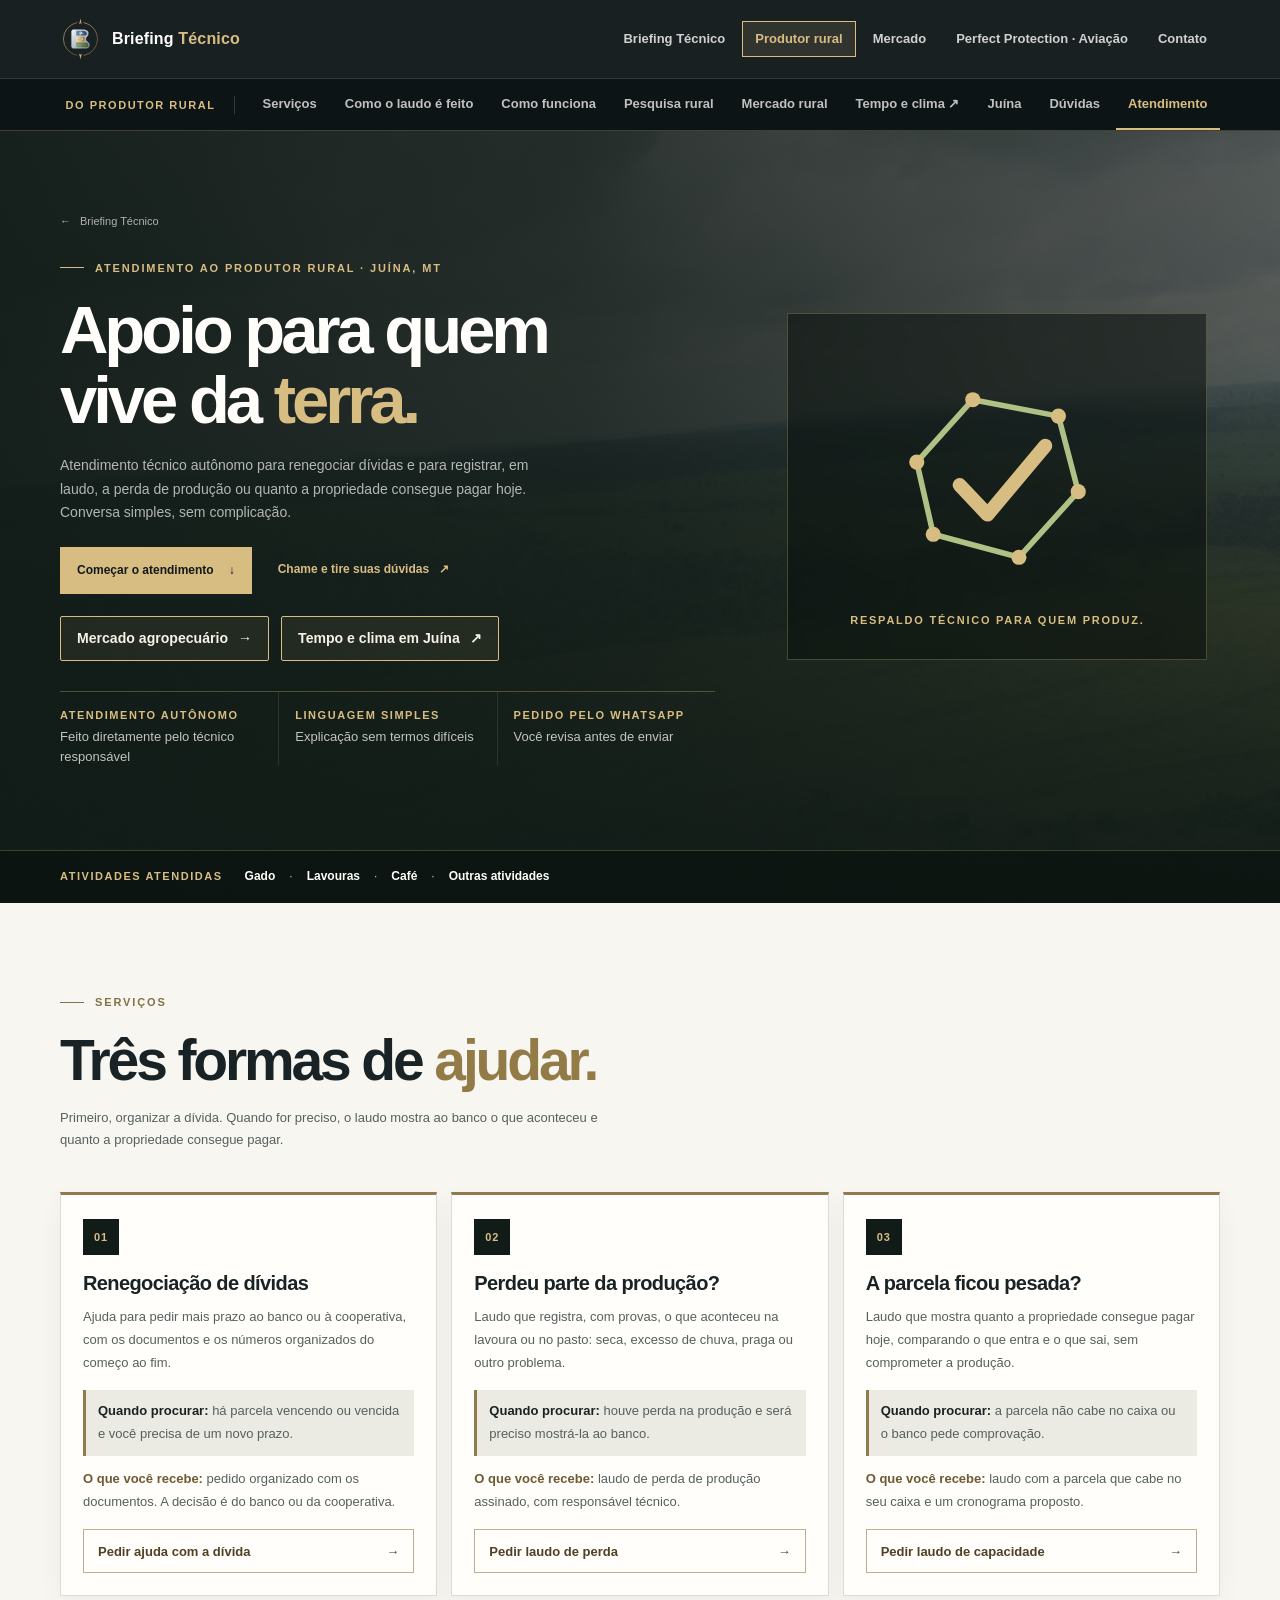
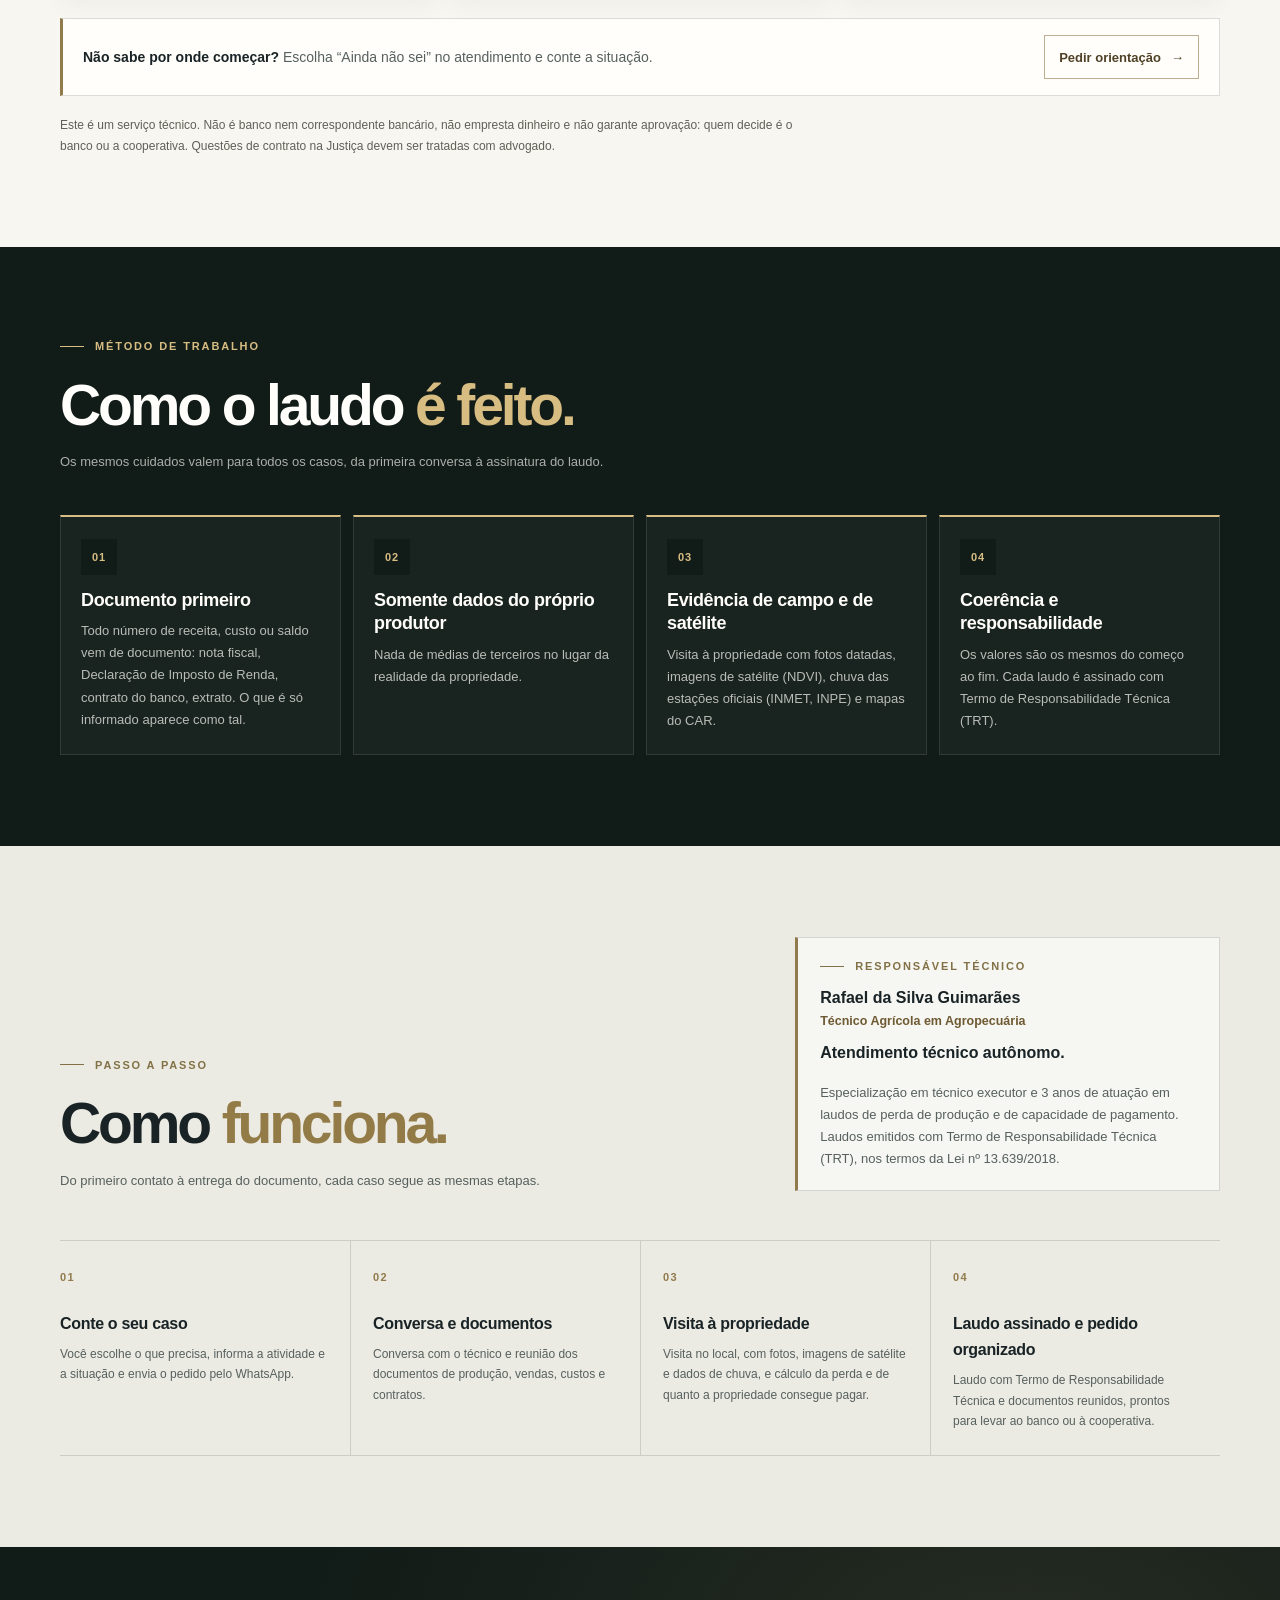
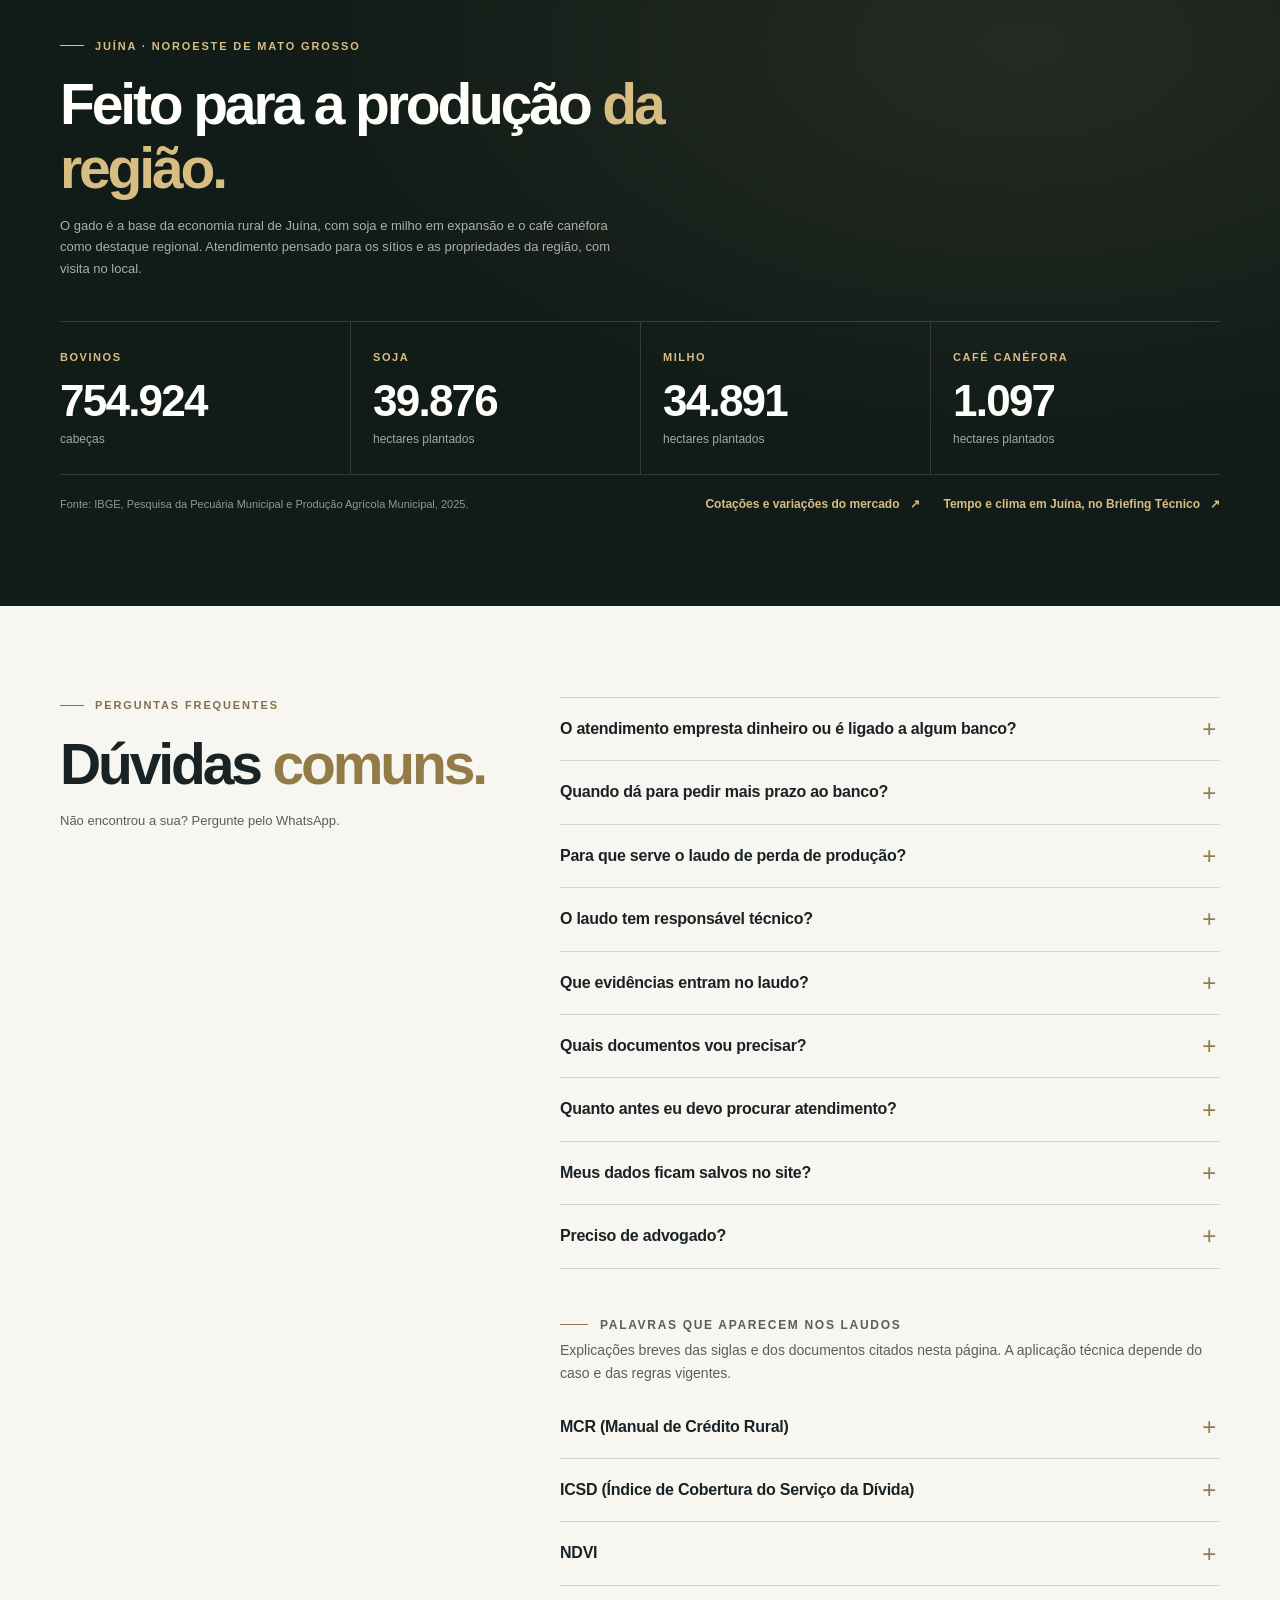
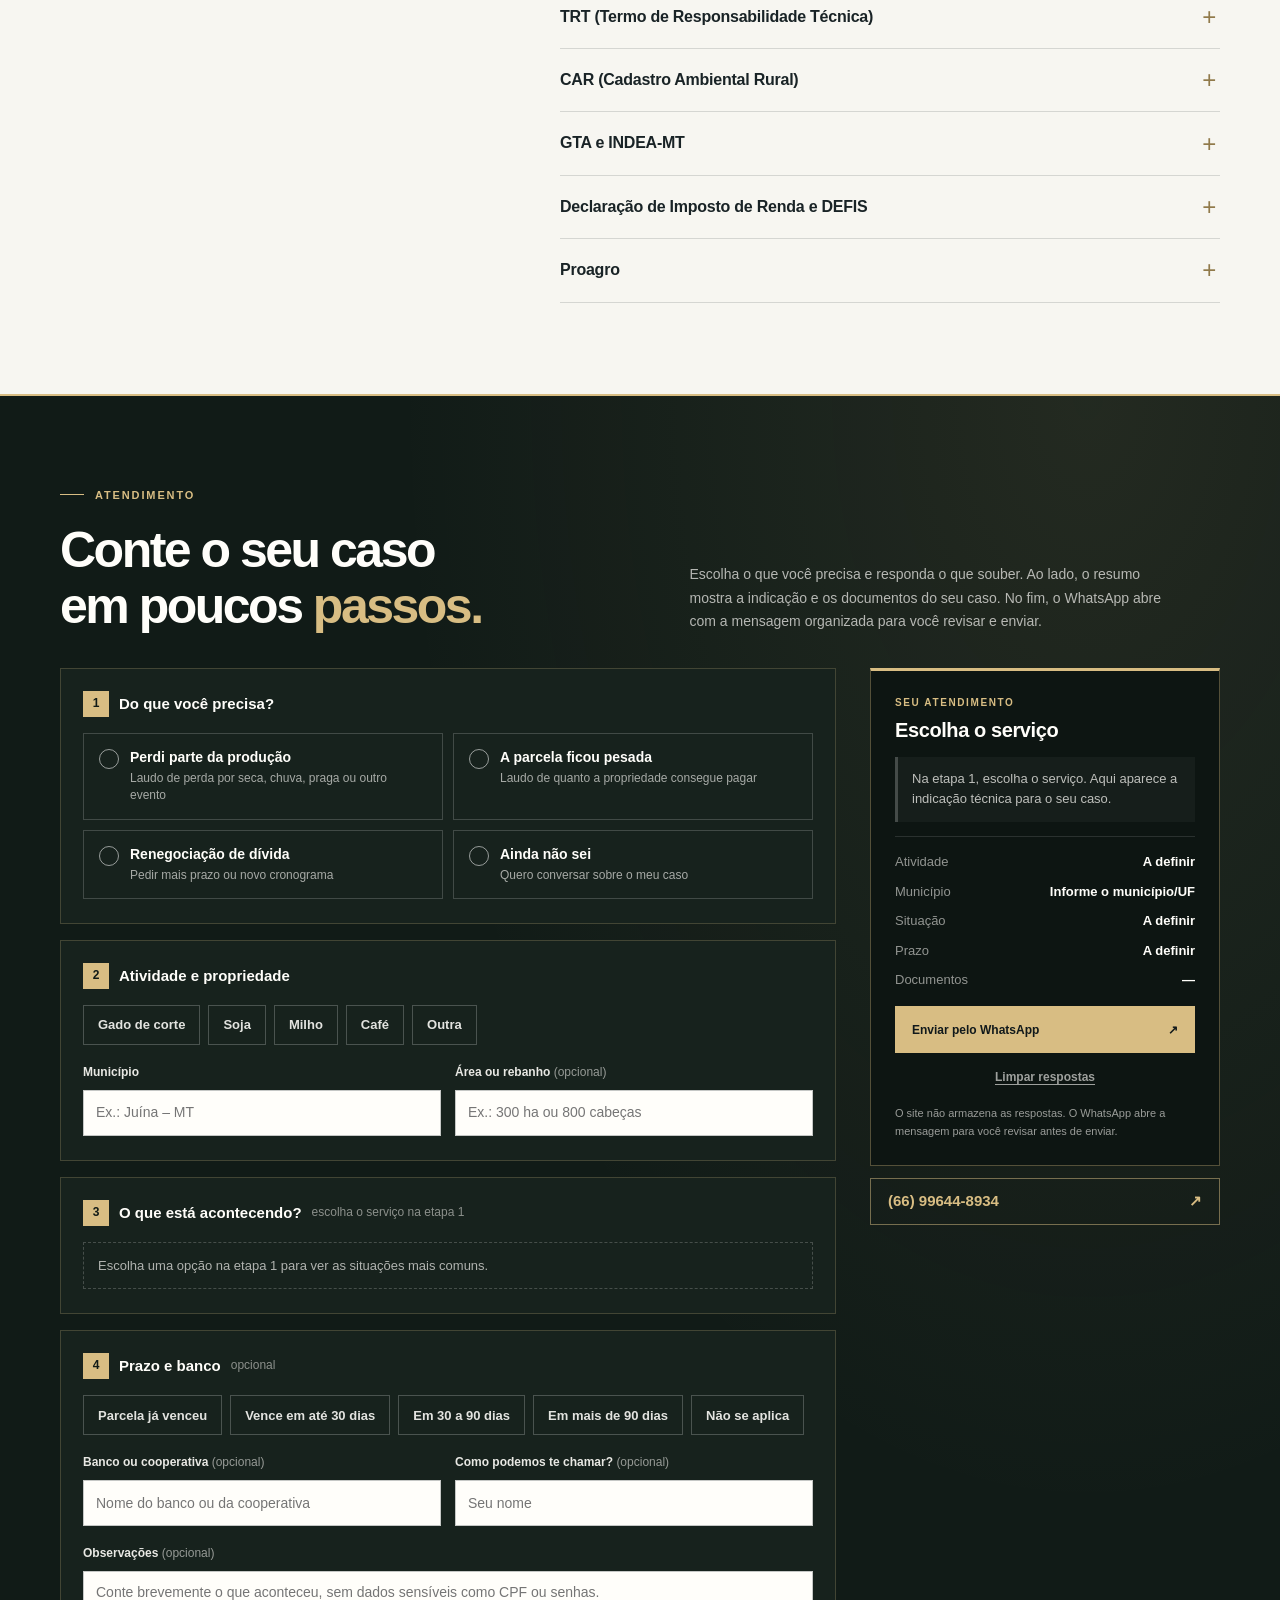
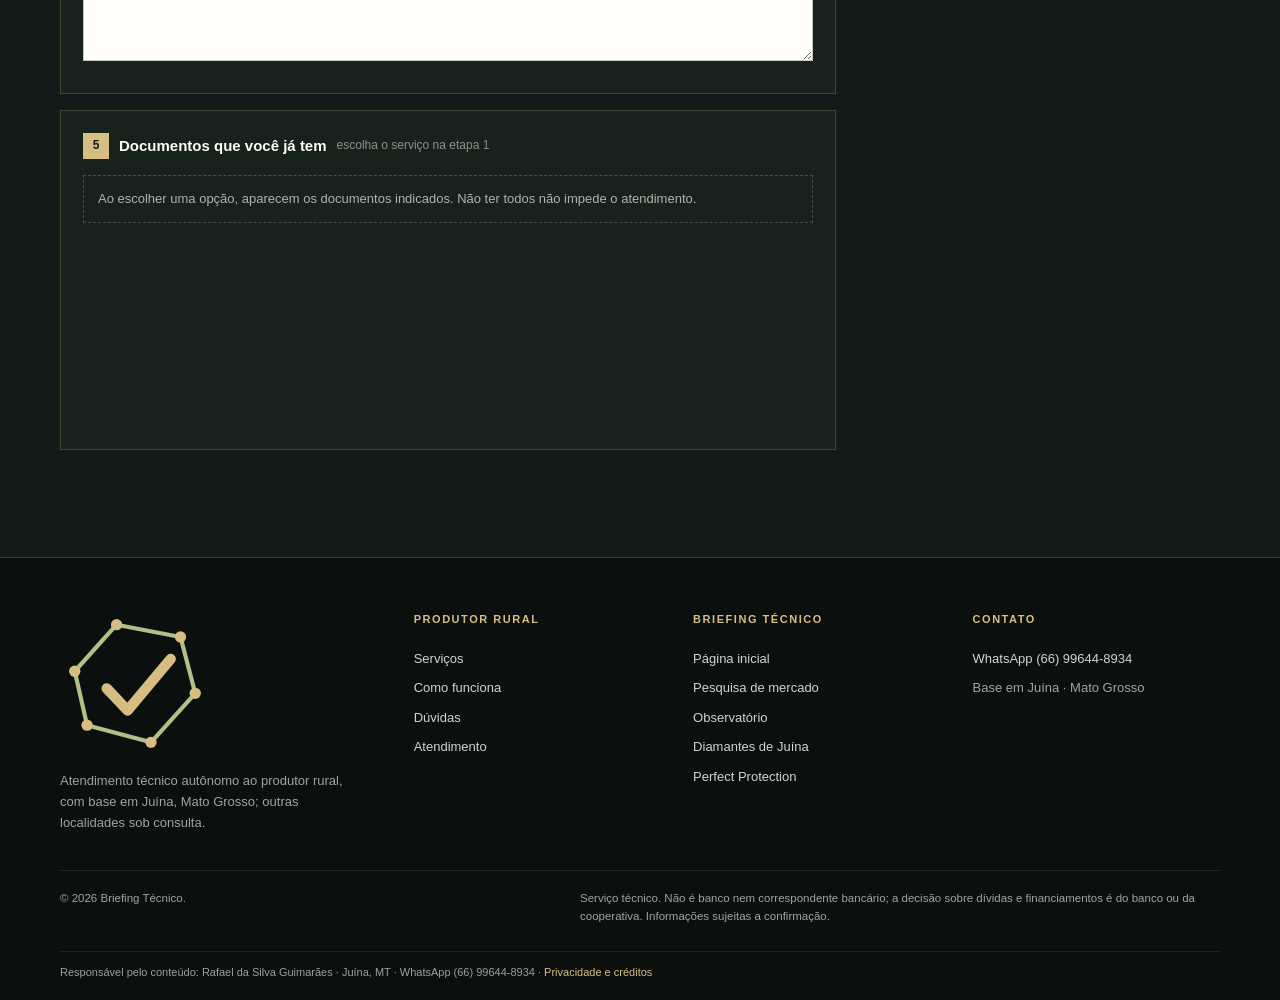
<file: scr.html>
<!doctype html>
<html lang="pt-BR">
  <head>
    <meta charset="utf-8">
    <title>Produtor rural · Briefing Técnico</title>
    <meta name="robots" content="noindex">
    <link rel="canonical" href="produtor-rural.html">
    <meta http-equiv="refresh" content="0; url=produtor-rural.html">
    <script>location.replace("produtor-rural.html" + location.hash);</script>
  </head>
  <body>
    <p>Esta página mudou de endereço. <a href="produtor-rural.html">Abrir a página do produtor rural</a>.</p>
  </body>
</html>
</file>
<file: styles.css>
:root {
  --ink: #192326;
  --ink-muted: #56605e;
  --night: #11191b;
  --night-alt: #192426;
  --gold: #d8bd83;
  --gold-deep: #917a4b;
  --paper: #f7f6f1;
  --sand: #ecebe3;
  --line: rgba(25, 35, 38, .15);
  --white: #fffefa;
  --pp-blue: #1d90d4;
  --pp-light-blue: #4fb0ec;
  --pp-night: #0b1424;
  --font: "Segoe UI", "Helvetica Neue", sans-serif;
  --display: "Segoe UI", "Helvetica Neue", sans-serif;
  --width: 1160px;
}

* { box-sizing: border-box; }
html { scroll-behavior: smooth; scroll-padding-top: 90px; }
body { min-width: 320px; margin: 0; color: var(--ink); background: var(--paper); font: 16px/1.65 var(--font); -webkit-font-smoothing: antialiased; }
img { display: block; max-width: 100%; }
a { color: inherit; }
a:focus-visible, button:focus-visible { outline: 3px solid var(--pp-blue); outline-offset: 4px; }
::selection { background: var(--gold); color: var(--night); }
.container { width: min(var(--width), calc(100% - 64px)); margin-inline: auto; }
.skip-link { position: absolute; z-index: 30; top: 8px; left: 8px; padding: 10px 14px; transform: translateY(-150%); color: var(--night); background: white; }
.skip-link:focus { transform: translateY(0); }
.site-header { position: sticky; z-index: 15; top: 0; color: var(--white); background: rgba(17, 25, 27, .97); border-bottom: 1px solid rgba(255,255,255,.1); backdrop-filter: blur(14px); }
.header-row, .brand-lockup, .main-nav, .hero-actions, .footer-row { display: flex; align-items: center; }
.header-row { min-height: 78px; justify-content: space-between; gap: 28px; }
.home-hero-grid > *, .intro-grid > *, .contact-row > *, .scr-contact-row > *,
.brand-hero-grid > *, .pp-hero-grid > *, .pp-contact-row > * { min-width: 0; }
.brand-lockup { flex: 0 0 auto; gap: 11px; color: var(--white); font: 600 16px/1.2 var(--display); letter-spacing: .01em; text-decoration: none; }
.brand-lockup img { width: 41px; height: 43px; object-fit: contain; }
.brand-lockup strong { color: var(--gold); }
.main-nav { gap: clamp(18px, 3vw, 42px); }
.main-nav a { color: rgba(255,254,250,.76); font-size: 12px; font-weight: 600; text-decoration: none; transition: color .18s ease; }
.main-nav a:hover, .main-nav a:focus-visible { color: var(--gold); }
.main-nav .nav-cta { padding: 10px 14px; color: var(--gold); border: 1px solid rgba(216,189,131,.54); }
.nav-cta span { margin-left: 8px; }
.menu-toggle { display: none; }
.home-hero { position: relative; overflow: hidden; padding-top: 78px; color: var(--white); background: var(--night); }
.home-hero::after { position: absolute; right: 0; bottom: 64px; left: 0; height: 1px; background: rgba(255,255,255,.12); content: ""; }
.home-hero-grid { position: relative; z-index: 1; display: grid; grid-template-columns: 1.05fr .75fr; align-items: center; gap: 70px; padding-bottom: 72px; }
.home-hero-copy { padding: 20px 0 40px; }
.eyebrow { display: flex; align-items: center; gap: 11px; margin: 0 0 19px; color: var(--gold); font-size: 11px; font-weight: 700; letter-spacing: .17em; line-height: 1.5; text-transform: uppercase; }
.eyebrow > span { width: 24px; height: 1px; flex: 0 0 24px; background: currentColor; }
h1, h2, h3, p { margin-top: 0; }
h1, h2, h3 { font-family: var(--display); }
h1 { max-width: 660px; margin-bottom: 20px; font-size: clamp(44px, 6vw, 74px); font-weight: 600; letter-spacing: -.06em; line-height: 1.04; }
h1 em, h2 em { color: var(--gold); font-style: normal; }
.hero-description { max-width: 535px; margin-bottom: 27px; color: rgba(255,254,250,.7); font-size: 15px; line-height: 1.8; }
.hero-actions { flex-wrap: wrap; gap: 18px 26px; }
.button { display: inline-flex; min-height: 47px; align-items: center; justify-content: center; gap: 15px; padding: 12px 17px; font-size: 12px; font-weight: 700; line-height: 1.35; text-decoration: none; transition: background .18s ease, color .18s ease, transform .18s ease, border-color .18s ease; }
.button:hover { transform: translateY(-2px); }
.button-gold { color: var(--night); background: var(--gold); }
.button-gold:hover { background: var(--white); }
.button-blue { color: var(--white); background: var(--pp-blue); }
.button-blue:hover { background: var(--pp-light-blue); }
.inline-link, .source-link { display: inline-flex; align-items: center; gap: 10px; font-size: 12px; font-weight: 700; text-decoration: none; }
.inline-link { color: var(--gold); }
.location-note { margin: 37px 0 0; color: rgba(255,254,250,.64); font-size: 12px; }
.location-note span { margin-right: 7px; color: var(--gold); font-size: 18px; vertical-align: -1px; }
.hero-visual { position: relative; display: grid; width: min(100%, 430px); min-height: 360px; align-content: center; justify-items: center; justify-self: end; gap: 20px; margin: 0; padding: 38px; background: radial-gradient(ellipse at center, rgba(216,189,131,.08), transparent 64%), rgba(255,255,255,.025); border: 1px solid rgba(216,189,131,.38); }
.hero-visual::before { position: absolute; z-index: 1; top: -4px; left: -4px; width: 8px; height: 8px; border: 1px solid var(--gold); content: ""; }
.hero-poster { width: min(60%, 220px); height: auto; object-fit: contain; }
.hero-visual figcaption { display: grid; gap: 5px; color: rgba(255,254,250,.65); font-size: 11px; letter-spacing: .11em; text-align: center; text-transform: uppercase; }
.hero-visual figcaption strong { color: var(--white); font-size: 17px; letter-spacing: .08em; }
.hero-visual figcaption span { font-size: 11px; line-height: 1.6; }
.hero-orbit { position: absolute; z-index: 0; width: 620px; height: 620px; border: 1px solid rgba(216,189,131,.08); border-radius: 50%; pointer-events: none; }
.orbit-one { top: -370px; right: -120px; }
.orbit-two { top: -310px; right: -60px; }
.home-hero-bottom { position: relative; z-index: 1; display: flex; min-height: 62px; flex-wrap: wrap; align-items: center; justify-content: space-between; gap: 8px 18px; color: rgba(255,254,250,.59); font-size: 11px; font-weight: 700; letter-spacing: .15em; text-transform: uppercase; }
.home-hero-bottom span + span::before { margin-right: 17px; color: var(--gold); content: "·"; }
.weather-section { padding: 78px 0; color: var(--white); background: var(--night-alt); border-top: 1px solid rgba(216,189,131,.28); border-bottom: 1px solid rgba(255,255,255,.1); }
.weather-heading { display: flex; align-items: end; justify-content: space-between; gap: 28px; margin-bottom: 27px; }
.weather-heading .eyebrow { margin-bottom: 12px; }
.weather-heading h2 { margin-bottom: 8px; font-size: clamp(34px, 4.4vw, 48px); font-weight: 600; letter-spacing: -.055em; line-height: 1.12; }
.weather-heading > div > p:last-child { margin: 0; color: rgba(255,254,250,.65); font-size: 12px; }
.weather-refresh { min-height: 42px; flex: 0 0 auto; padding: 9px 13px; color: var(--gold); background: transparent; border: 1px solid rgba(216,189,131,.52); font: 700 12px var(--font); cursor: pointer; }
.weather-refresh:hover { color: var(--night); background: var(--gold); }
.weather-refresh:disabled { opacity: .6; cursor: wait; }
.weather-refresh span { margin-left: 8px; font-size: 16px; }
.weather-location-form { margin: 20px 0 16px; padding: 16px 18px; background: rgba(255,255,255,.035); border: 1px solid rgba(216,189,131,.25); }
.weather-location-form fieldset { display: grid; grid-template-columns: minmax(170px,.7fr) minmax(0,1.6fr) auto; align-items: end; gap: 12px; margin: 0; padding: 0; border: 0; }
.weather-location-form legend { margin-bottom: 12px; color: var(--gold); font-size: 11px; font-weight: 700; letter-spacing: .12em; text-transform: uppercase; }
.weather-location-form label { display: grid; gap: 5px; color: rgba(255,254,250,.75); font-size: 11px; font-weight: 600; }
.weather-location-form select, .weather-location-form input { width: 100%; min-width: 0; min-height: 40px; padding: 8px 10px; color: var(--ink); background: var(--white); border: 1px solid rgba(25,35,38,.25); border-radius: 0; font: 12px/1.4 var(--font); }
.weather-location-form select:focus-visible, .weather-location-form input:focus-visible { outline: 3px solid var(--pp-light-blue); outline-offset: 2px; }
.weather-location-brazil { display: grid; grid-template-columns: minmax(130px,.7fr) minmax(150px,1fr); gap: 10px; }
.weather-location-search, .weather-location-submit { min-height: 40px; padding: 9px 12px; color: var(--night); background: var(--gold); border: 0; font: 700 11px/1.4 var(--font); cursor: pointer; }
.weather-location-search:hover, .weather-location-submit:hover { background: var(--white); }
.weather-location-search:disabled, .weather-location-submit:disabled { opacity: .6; cursor: wait; }
.weather-location-submit { white-space: nowrap; }
.weather-location-submit span { margin-left: 8px; }
.weather-location-message { margin: 9px 0 0; color: rgba(255,254,250,.55); font-size: 10px; line-height: 1.6; }
.weather-location-scope { margin: -5px 0 16px; color: rgba(255,254,250,.48); font-size: 10px; line-height: 1.6; }
.weather-status { min-height: 25px; margin: 0 0 13px; color: rgba(255,254,250,.68); font-size: 12px; }
.weather-current { display: grid; grid-template-columns: .72fr 1.6fr; gap: 22px; padding: 21px; border: 1px solid rgba(216,189,131,.35); }
.weather-current[hidden] { display: none; }
.weather-current-main { display: flex; flex-direction: column; justify-content: center; gap: 5px; }
.weather-current-label, .weather-metrics > div > span { color: rgba(255,254,250,.58); font-size: 11px; font-weight: 700; letter-spacing: .1em; text-transform: uppercase; }
.weather-current-main > strong { color: var(--gold); font-size: 22px; line-height: 1.25; }
.weather-current-time { color: rgba(255,254,250,.7); font-size: 11px; }
.weather-metrics { display: grid; grid-template-columns: repeat(4, minmax(0,1fr)); gap: 10px; }
.weather-metrics > div { display: grid; align-content: center; gap: 6px; min-height: 66px; padding: 9px 11px; background: rgba(255,255,255,.035); }
.weather-metrics > div > strong { font-size: 16px; font-weight: 600; }
.weather-days { display: grid; grid-template-columns: repeat(5, minmax(0,1fr)); gap: 10px; margin-top: 12px; }
.weather-day { min-height: 91px; padding: 12px; background: rgba(255,255,255,.035); border: 1px solid rgba(255,255,255,.1); }
.weather-day > span { display: block; color: rgba(255,254,250,.61); font-size: 11px; font-weight: 700; letter-spacing: .07em; }
.weather-day > span::first-letter { text-transform: uppercase; }
.weather-day > strong { display: block; margin-top: 6px; color: var(--gold); font-size: 12px; }
.weather-day > p { margin: 4px 0 0; color: rgba(255,254,250,.8); font-size: 12px; }
.weather-attribution, .weather-privacy-note, .weather-reference { max-width: 850px; margin: 14px 0 0; color: rgba(255,254,250,.57); font-size: 11px; line-height: 1.7; }
.weather-attribution a, .weather-reference a { color: var(--gold); text-underline-offset: 3px; }
.weather-privacy-note { color: rgba(255,254,250,.48); }
.cloud-gallery-section { padding: 54px 0; border-bottom: 1px solid var(--line); }
.cloud-gallery-heading { display: flex; align-items: end; justify-content: space-between; gap: 24px; margin-bottom: 18px; }
.cloud-gallery-heading > div { max-width: 680px; }
.cloud-gallery-heading .eyebrow { margin-bottom: 8px; }
.cloud-gallery-heading h2 { margin-bottom: 8px; font-size: clamp(29px, 3.5vw, 40px); font-weight: 600; letter-spacing: -.055em; line-height: 1.1; }
.cloud-gallery-heading h2 em { color: #937b47; font-style: normal; }
.cloud-gallery-heading > div > p:last-child { max-width: 600px; margin: 0; color: var(--ink-muted); font-size: 12px; line-height: 1.7; }
.cloud-submit-link { display: inline-flex; min-height: 38px; flex: 0 0 auto; align-items: center; gap: 10px; padding: 8px 11px; color: var(--night); background: var(--gold); font-size: 11px; font-weight: 700; text-decoration: none; }
.cloud-submit-link:hover { background: #e5d2a8; }
.cloud-submit-link span { font-size: 13px; }
.cloud-gallery-grid { display: grid; grid-template-columns: repeat(5, minmax(0, 1fr)); gap: 10px; }
.cloud-record-card { min-width: 0; margin: 0; overflow: hidden; background: rgba(255,255,255,.68); border: 1px solid var(--line); }
.cloud-record-card img { width: 100%; height: auto; aspect-ratio: 3 / 2; object-fit: contain; background: var(--sand); }
.cloud-record-card figcaption { display: grid; grid-template-columns: 1fr auto; align-items: baseline; gap: 3px 6px; padding: 8px 10px 9px; }
.cloud-record-number { color: #74613b; font-size: 11px; font-weight: 700; letter-spacing: .1em; text-transform: uppercase; }
.cloud-record-card time { color: var(--ink); font-size: 11px; font-weight: 700; }
.cloud-record-card figcaption p { grid-column: 1 / -1; margin: 0; color: var(--ink-muted); font-size: 11px; }
.cloud-feature-grid { max-width: 760px; margin-bottom: 10px; }
.cloud-record-feature img { aspect-ratio: 3 / 2; object-fit: contain; }
.cloud-record-feature .cloud-record-number { color: #5f4c28; }
.cloud-record-feature time { overflow-wrap: anywhere; }
.cloud-gallery-note { max-width: 880px; margin: 12px 0 0; color: #5f6158; font-size: 11px; line-height: 1.7; }
.reference-directory { margin-top: 46px; }
.reference-heading { display: flex; align-items: end; justify-content: space-between; gap: 26px; margin-bottom: 17px; }
.reference-heading h3 { margin: 0; font-size: 20px; letter-spacing: -.035em; }
.reference-heading > p { max-width: 540px; margin: 0; color: var(--ink-muted); font-size: 12px; line-height: 1.7; }
.reference-grid { display: grid; grid-template-columns: repeat(3, minmax(0,1fr)); gap: 13px; }
.reference-card { display: flex; min-width: 0; flex-direction: column; padding: 18px; background: rgba(255,255,255,.38); border: 1px solid var(--line); }
.reference-card > span { color: #74613b; font-size: 11px; font-weight: 700; letter-spacing: .12em; text-transform: uppercase; }
.reference-card h4 { margin: 12px 0 6px; font-size: 16px; letter-spacing: -.025em; }
.reference-card > p { margin: 0 0 16px; color: var(--ink-muted); font-size: 11px; line-height: 1.65; }
.reference-links { display: grid; gap: 9px; margin-top: auto; }
.reference-links a { display: flex; align-items: baseline; justify-content: space-between; gap: 8px; color: #625231; font-size: 11px; font-weight: 700; text-decoration-thickness: 1px; text-underline-offset: 3px; }
.reference-links a:hover { color: var(--ink); }
.reference-links a span { flex: 0 0 auto; color: var(--gold-deep); }
.section-light { background: var(--paper); }
.intro-section, .brands-section, .research-section { padding: 100px 0; }
.intro-grid { display: grid; grid-template-columns: 1fr .75fr; align-items: start; gap: 70px; }
.eyebrow-light { color: #827146; }
.intro-grid h2, .section-heading h2, .contact-row h2, .scr-contact h2, .pp-contact h2 { margin-bottom: 18px; font-size: clamp(37px, 4.7vw, 57px); font-weight: 600; letter-spacing: -.055em; line-height: 1.12; }
.intro-grid h2 em, .section-light .section-heading h2 em { color: #937b47; }
.intro-copy { padding-top: 38px; }
.intro-copy > p:first-child { color: #3f4b4a; font-size: 15px; line-height: 1.9; }
.editorial-note { color: #858478; font-size: 12px; line-height: 1.7; }
.intro-copy .editorial-note { color: #5f6158; }
.path-heading { margin-bottom: 32px; }
.path-heading > p:last-child { color: var(--ink-muted); }
.path-grid { display: grid; grid-template-columns: repeat(4, minmax(0,1fr)); gap: 14px; }
.path-card { position: relative; min-height: 196px; padding: 22px 22px 30px; color: var(--ink); background: rgba(255,255,255,.5); border: 1px solid var(--line); text-decoration: none; transition: border-color .18s ease, transform .18s ease, background .18s ease; }
.path-card:hover { transform: translateY(-3px); background: var(--white); border-color: var(--gold-deep); }
.path-card > span { color: #74613b; font-size: 11px; font-weight: 700; letter-spacing: .12em; text-transform: uppercase; }
.path-card h3 { max-width: 230px; margin: 20px 0 7px; font-size: 18px; letter-spacing: -.035em; }
.path-card p { max-width: 230px; margin: 0; color: var(--ink-muted); font-size: 12px; line-height: 1.65; }
.path-card b { position: absolute; right: 18px; bottom: 14px; color: var(--gold-deep); font-size: 17px; }
.practice-grid { display: grid; grid-template-columns: repeat(4, 1fr); margin-top: 49px; border-top: 1px solid var(--line); border-bottom: 1px solid var(--line); }
.practice-item { min-height: 181px; padding: 22px 24px 23px 0; }
.practice-item + .practice-item { padding-left: 22px; border-left: 1px solid var(--line); }
.practice-item > span { color: var(--gold-deep); font-size: 11px; font-weight: 700; letter-spacing: .13em; }
.practice-item h3 { margin: 21px 0 7px; font-size: 16px; letter-spacing: -.02em; }
.practice-item p { margin-bottom: 0; color: var(--ink-muted); font-size: 12px; line-height: 1.7; }
.brands-section { color: var(--white); background: var(--night); }
.section-heading { max-width: 680px; margin-bottom: 42px; }
.section-heading h2 { margin-bottom: 14px; }
.section-heading > p:last-child { max-width: 560px; margin-bottom: 0; color: rgba(255,254,250,.65); font-size: 13px; }
.section-light .section-heading > p:last-child { color: var(--ink-muted); }
.brand-card-grid { display: grid; grid-template-columns: repeat(2, minmax(0,1fr)); gap: 22px; }
.brand-feature { position: relative; min-height: 386px; overflow: hidden; border: 1px solid rgba(255,255,255,.14); transition: border-color .2s ease, transform .2s ease; }
.brand-feature:hover { transform: translateY(-3px); border-color: rgba(216,189,131,.67); }
.brand-feature-scr { background: radial-gradient(ellipse at 68% 38%, rgba(216,189,131,.11), transparent 45%), #17211c; border-top: 2px solid var(--gold); }
.brand-feature-pp { background: radial-gradient(ellipse at 67% 36%, rgba(29,144,212,.14), transparent 45%), #0d1728; border-top: 2px solid var(--pp-blue); }
.feature-link { display: flex; height: 100%; min-height: 386px; flex-direction: column; padding: 23px 27px; text-decoration: none; }
.feature-logo { align-self: flex-start; object-fit: contain; object-position: left center; }
.feature-logo-scr { width: 180px; height: 112px; margin-top: 4px; }
.feature-logo-pp { width: min(260px, 78%); height: 82px; margin-top: 19px; }
.feature-copy { margin-top: auto; }
.feature-subtitle { color: var(--gold); font-size: 11px; font-weight: 700; letter-spacing: .14em; text-transform: uppercase; }
.brand-feature-pp .feature-subtitle { color: var(--pp-light-blue); }
.feature-copy h3 { margin: 6px 0 7px; font-size: 30px; font-weight: 700; letter-spacing: -.05em; }
.feature-copy p { max-width: 460px; margin-bottom: 15px; color: rgba(255,254,250,.7); font-size: 12px; line-height: 1.7; }
.feature-more { display: inline-flex; align-items: center; gap: 12px; color: var(--gold); font-size: 11px; font-weight: 700; }
.brand-feature-pp .feature-more { color: var(--pp-light-blue); }
.feature-more b { font-size: 15px; }
.brands-note { margin: 15px 0 0; color: rgba(255,254,250,.68); font-size: 12px; }
.research-section { background: var(--sand); }
.research-heading { display: flex; max-width: none; align-items: end; justify-content: space-between; gap: 40px; }
.research-heading > p { max-width: 390px; margin: 0 0 5px; color: var(--ink-muted); font-size: 12px; line-height: 1.8; }
.research-list { border-top: 1px solid var(--line); }
.research-feature { padding: 22px 0 18px; border-bottom: 1px solid var(--line); }
.research-meta { display: flex; flex-wrap: wrap; justify-content: space-between; gap: 8px; margin-bottom: 13px; color: #77724f; font-size: 11px; font-weight: 700; letter-spacing: .12em; text-transform: uppercase; }
.research-meta span + span { color: #66685d; }
.research-content { display: flex; align-items: center; justify-content: space-between; gap: 30px; }
.research-content > div { max-width: 760px; }
.research-content h3 { margin: 0 0 7px; font-size: 22px; letter-spacing: -.04em; }
.research-content p { margin: 0; color: var(--ink-muted); font-size: 12px; line-height: 1.75; }
.source-link { flex: 0 0 auto; color: #74613b; }
.citation { max-width: 840px; margin: 13px 0 0; color: #5f6158; font-size: 12px; line-height: 1.7; }
.research-map-feature > h3 { margin: 0 0 15px; font-size: 22px; letter-spacing: -.04em; }
.research-map-layout { display: grid; grid-template-columns: minmax(0, 1.65fr) minmax(230px, .75fr); align-items: start; gap: 20px; }
.research-map-viewer { min-width: 0; padding: 12px; background: #fff; border: 1px solid var(--line); }
.research-map-toolbar { display: grid; gap: 10px; margin-bottom: 8px; }
.research-map-zoom { display: flex; flex-wrap: wrap; gap: 6px; }
.research-map-zoom button { min-height: 34px; padding: 6px 10px; color: var(--ink); background: var(--paper); border: 1px solid var(--line); font: 600 12px var(--font); cursor: pointer; }
.research-map-zoom button:first-child, .research-map-zoom button:nth-child(2) { min-width: 36px; font-size: 18px; }
.research-map-zoom button:disabled, .research-map-layers input:disabled { cursor: not-allowed; opacity: .55; }
.research-map-zoom button:focus-visible, .research-map-layers input:focus-visible, .research-map-station-list button:focus-visible { outline: 3px solid var(--gold-deep); outline-offset: 2px; }
.research-map-layers { display: flex; flex-wrap: wrap; gap: 7px 14px; }
.research-map-layers label { display: inline-flex; align-items: center; gap: 6px; color: var(--ink-muted); font-size: 11px; cursor: pointer; }
.research-map-layers input { accent-color: var(--gold-deep); }
.research-map-status { min-height: 18px; margin: 0 0 7px; color: var(--ink-muted); font-size: 11px; }
.research-map-stage { overflow: hidden; background: #e7edea; border: 1px solid var(--line); }
.research-map-fallback, .research-map-svg { display: block; width: 100%; height: auto; }
.research-map-fallback[hidden], .research-map-svg[hidden] { display: none; }
.research-map-svg { aspect-ratio: 1; cursor: grab; touch-action: none; }
.research-map-svg.is-dragging { cursor: grabbing; }
.research-map-hint { margin: 8px 0; color: var(--ink-muted); font-size: 10px; line-height: 1.6; }
.research-map-station-details { min-height: 42px; padding: 9px 10px; color: var(--ink); background: #f5f3eb; border-left: 3px solid var(--gold); font-size: 11px; line-height: 1.65; }
.research-map-station-list { display: grid; grid-template-columns: repeat(auto-fit, minmax(140px, 1fr)); gap: 5px; max-height: 150px; overflow: auto; margin-top: 8px; }
.research-map-station-list button { padding: 6px 7px; color: #625231; background: #fff; border: 1px solid var(--line); font: 600 10px/1.4 var(--font); text-align: left; cursor: pointer; }
.research-map-station-list button[aria-pressed="true"] { color: var(--ink); background: #eee4ca; border-color: var(--gold-deep); }
.research-map-noscript { color: #7a4b1d; font-size: 12px; line-height: 1.6; }
.research-map-water { fill: #e7edea; }
.research-map-svg [data-layer-content].is-hidden { display: none; }
.research-map-state { stroke: #a9a595; stroke-width: 1; vector-effect: non-scaling-stroke; }
.research-map-grid line { stroke: rgba(120,130,128,.25); stroke-width: .7; vector-effect: non-scaling-stroke; }
.research-map-influence { fill-opacity: .58; stroke: #fff; stroke-width: 1.3; vector-effect: non-scaling-stroke; }
.research-map-municipality { fill: none; stroke: #11191b; stroke-width: 2.2; fill-rule: evenodd; vector-effect: non-scaling-stroke; }
.research-map-center line { stroke: #11191b; stroke-width: 2; vector-effect: non-scaling-stroke; }
.research-map-station { cursor: pointer; }
.research-map-station-halo { fill: #d8bd83; stroke: #fff; stroke-width: 1.3; vector-effect: non-scaling-stroke; }
.research-map-station-dot { fill: #917a4b; stroke: #fff; stroke-width: 1; vector-effect: non-scaling-stroke; }
.research-map-station[data-station-code="A920"] .research-map-station-halo { fill: #d8bd83; }
.research-map-station[data-station-code="A920"] .research-map-station-dot { fill: #11191b; }
.research-map-station.is-no-data .research-map-station-halo { fill: #f7f6f1; stroke: #11191b; }
.research-map-station.is-no-data .research-map-station-dot { fill: none; stroke: none; }
.research-map-station[aria-pressed="true"] .research-map-station-halo { stroke: #11191b; stroke-width: 2; }
.research-map-station:focus-visible .research-map-station-halo { stroke: #1d90d4; stroke-width: 3; }
.research-map-station-label { fill: #11191b; stroke: #f7f6f1; stroke-width: 3px; paint-order: stroke; font: 600 10px var(--font); pointer-events: none; }
.research-map-frame { fill: none; stroke: #c9c6b8; stroke-width: 1.2; pointer-events: none; vector-effect: non-scaling-stroke; }
.research-map-scale line { stroke: #11191b; stroke-width: 2; vector-effect: non-scaling-stroke; }
.research-map-scale text { fill: #11191b; font: 11px var(--font); }
.research-map-details { padding: 14px; background: rgba(255,255,255,.45); border: 1px solid var(--line); }
.research-map-details h4 { margin: 0 0 9px; font-size: 15px; }
.research-map-details p { margin: 0 0 11px; color: var(--ink-muted); font-size: 12px; line-height: 1.7; }
.research-map-downloads { display: grid; gap: 9px; margin-top: 17px; }
.research-map-downloads a { display: flex; align-items: baseline; justify-content: space-between; gap: 8px; color: #625231; font-size: 11px; font-weight: 700; text-decoration-thickness: 1px; text-underline-offset: 3px; }
.research-map-downloads a:hover { color: var(--ink); }
.research-map-downloads a span { flex: 0 0 auto; color: var(--ink-muted); font-size: 10px; font-weight: 500; }
.contact-section { padding: 81px 0; color: var(--white); background: var(--night); border-top: 1px solid rgba(216,189,131,.34); }
.contact-row { display: grid; grid-template-columns: 1fr .72fr; gap: 80px; }
.contact-row h2 { font-size: clamp(38px, 4.8vw, 54px); }
.contact-copy { padding-top: 27px; }
.contact-copy > p { color: rgba(255,254,250,.67); font-size: 12px; line-height: 1.8; }
.whatsapp-form { display: grid; gap: 9px; }
.whatsapp-form label { margin-top: 4px; color: rgba(255,254,250,.88); font-size: 12px; font-weight: 700; }
.whatsapp-form label span { color: rgba(255,254,250,.56); font-weight: 400; }
.whatsapp-form input, .whatsapp-form select, .whatsapp-form textarea { width: 100%; min-height: 44px; padding: 10px 12px; color: var(--ink); background: var(--white); border: 1px solid rgba(25,35,38,.25); border-radius: 0; font: 12px/1.5 var(--font); }
.whatsapp-form textarea { min-height: 88px; resize: vertical; }
.whatsapp-form input:focus-visible, .whatsapp-form select:focus-visible, .whatsapp-form textarea:focus-visible { outline: 3px solid var(--pp-light-blue); outline-offset: 2px; }
.whatsapp-form .button { justify-self: start; border: 0; cursor: pointer; }
.form-privacy { margin: 11px 0 0; color: rgba(255,254,250,.58); font-size: 11px; line-height: 1.65; }
.contact-copy noscript { display: block; margin-top: 12px; }
.site-footer { color: rgba(255,254,250,.55); background: #0d1315; }
.footer-row { min-height: 94px; flex-wrap: wrap; justify-content: space-between; gap: 13px 20px; padding-block: 17px; }
.footer-lockup { gap: 8px; font-size: 12px; }
.footer-lockup img { width: 31px; height: 32px; }
.footer-row p, .footer-row small, .footer-row > a:not(.brand-lockup) { margin: 0; font-size: 11px; }
.footer-row > a:not(.brand-lockup) { color: var(--gold); text-decoration: none; }

/* SCR page */
.scr-page { --forest-deep: #111b17; }
.brand-page-hero { overflow: hidden; color: var(--white); background: var(--forest-deep); }
.brand-hero-grid { display: grid; grid-template-columns: 1fr .68fr; align-items: center; gap: 60px; padding-block: 52px 68px; }
.brand-hero-copy { padding: 12px 0; }
.back-link { display: inline-flex; align-items: center; gap: 9px; margin-bottom: 29px; color: rgba(255,254,250,.65); font-size: 11px; text-decoration: none; }
.back-link:hover { color: var(--gold); }
.brand-hero-copy h1 { font-size: clamp(42px, 5.5vw, 67px); }
.brand-hero-copy > p:not(.eyebrow) { max-width: 500px; margin-bottom: 23px; color: rgba(255,254,250,.68); font-size: 14px; }
.scr-brand-art { display: grid; width: min(100%, 420px); min-height: 280px; align-items: center; justify-items: center; justify-self: center; margin: 0; padding: 30px; background: rgba(255,255,255,.035); border: 1px solid rgba(216,189,131,.28); }
.scr-brand-art img { width: 100%; height: auto; object-fit: contain; }
.scr-services { padding: 91px 0; }
.scr-services .section-heading { max-width: 600px; }
.scr-topic-list { border-top: 1px solid var(--line); }
.scr-topic-list article { display: grid; grid-template-columns: 50px 1fr; gap: 20px; padding: 23px 0; border-bottom: 1px solid var(--line); }
.scr-topic-list article > span { padding-top: 4px; color: var(--gold-deep); font-size: 11px; font-weight: 700; letter-spacing: .12em; }
.scr-topic-list h3 { margin: 0 0 6px; font-size: 20px; letter-spacing: -.03em; }
.scr-topic-list p { max-width: 710px; margin: 0; color: var(--ink-muted); font-size: 12px; line-height: 1.75; }
.scr-topic-link { display: inline-flex; align-items: center; gap: 8px; margin-top: 8px; color: #74613b; font-size: 12px; font-weight: 700; text-underline-offset: 3px; }
.sector-strip { display: flex; flex-wrap: wrap; align-items: baseline; gap: 7px 13px; margin-top: 23px; color: var(--ink-muted); font-size: 11px; }
.sector-strip > span { width: 100%; margin-bottom: 3px; color: #827146; font-size: 11px; font-weight: 700; letter-spacing: .11em; text-transform: uppercase; }
.sector-strip strong { color: var(--ink); font-size: 12px; }
.sector-strip i { color: var(--gold-deep); font-style: normal; }
.professional-note { max-width: 750px; margin: 19px 0 0; color: #5f6158; font-size: 12px; line-height: 1.7; }
.scr-contact { padding: 70px 0; color: var(--white); background: var(--forest-deep); }
.scr-contact-row { display: grid; grid-template-columns: 1fr .8fr; align-items: center; gap: 60px; }
.scr-contact h2, .pp-contact h2 { font-size: clamp(34px, 4.4vw, 48px); }
.scr-contact-row > div > p:last-child, .pp-contact-row > div > p:last-child { max-width: 510px; margin-bottom: 0; color: rgba(255,254,250,.64); font-size: 12px; }
.contact-pending-card { padding: 19px; border: 1px solid rgba(216,189,131,.28); }
.contact-pending-card p { margin: 12px 0 0; color: rgba(255,254,250,.72); font-size: 12px; line-height: 1.7; }

/* Perfect Protection page */
.pp-page { color: var(--white); background: var(--pp-night); }
.pp-header { background: rgba(11,20,36,.97); }
.pp-header .menu-icon i { background: var(--pp-light-blue); }
.pp-hero { position: relative; overflow: hidden; background: var(--pp-night); }
.pp-hero::before { position: absolute; top: -200px; right: -260px; width: 720px; height: 720px; border: 1px solid rgba(79,176,236,.14); border-radius: 50%; box-shadow: 0 0 0 65px rgba(79,176,236,.035), 0 0 0 130px rgba(79,176,236,.025); content: ""; }
.pp-hero-grid { position: relative; z-index: 1; display: grid; grid-template-columns: 1fr .95fr; align-items: center; gap: 52px; padding-block: 43px 69px; }
.pp-hero-copy .back-link:hover { color: var(--pp-light-blue); }
.pp-hero-copy .eyebrow { color: var(--pp-light-blue); }
.pp-main-logo { width: min(100%, 390px); height: auto; max-height: 132px; margin: 0 0 16px; object-fit: contain; object-position: left center; }
.pp-hero h1 { font-size: clamp(43px, 5.3vw, 65px); }
.pp-hero h1 em { color: var(--pp-light-blue); }
.pp-hero-copy > p:not(.eyebrow) { max-width: 490px; margin-bottom: 24px; color: rgba(255,255,255,.7); font-size: 14px; }
.pp-hero-image { position: relative; justify-self: end; width: min(100%, 560px); overflow: hidden; aspect-ratio: 16/10; background: #111c2c; border: 1px solid rgba(79,176,236,.34); }
.pp-hero-image img { width: 100%; height: 100%; object-fit: contain; object-position: center; }
.section-pp-light { color: var(--ink); background: #f3f6fa; }
.pp-products { padding: 89px 0; }
.eyebrow-pp { color: #186c9f; }
.section-pp-light .section-heading h2 em { color: #1479b9; }
.section-pp-light .section-heading > p:last-child { color: #536170; }
.product-gallery { display: grid; grid-template-columns: repeat(3, minmax(0,1fr)); gap: 24px 18px; padding: 3px 1px 15px; }
.product-gallery figure { min-width: 0; margin: 0; }
.product-gallery img { width: 100%; height: auto; aspect-ratio: 3/2; object-fit: contain; background: #0b1424; border: 1px solid rgba(11,20,36,.13); }
.product-gallery figcaption { padding-top: 10px; color: #26364a; font-size: 12px; font-weight: 700; }
.product-details { display: flex; flex-wrap: wrap; gap: 8px; margin-top: 29px; }
.product-details span { padding: 9px 12px; color: #29374a; border: 1px solid rgba(11,20,36,.18); font-size: 11px; }
.pp-contact { padding: 74px 0; background: #111d30; }
.pp-contact-row { display: grid; grid-template-columns: .8fr 1fr; align-items: start; gap: 70px; }
.pp-contact .eyebrow { color: var(--pp-light-blue); }
.pp-contact h2 { max-width: 580px; }
.pp-contact-copy > p:not(.eyebrow) { max-width: 500px; color: rgba(255,254,250,.64); font-size: 12px; }
.pp-contact-copy .form-privacy { color: rgba(255,254,250,.54); }
.pp-contact-action { width: 100%; max-width: 470px; }
.pp-contact-action .button-phone { margin-top: 18px; }
.button-phone { flex: 0 0 auto; gap: 23px; font: 700 15px/1.2 var(--display); }
.pp-footer { background: #080f1c; }

@media (max-width: 900px) {
  .container { width: min(var(--width), calc(100% - 48px)); }
  .main-nav { gap: 17px; }
  .main-nav a { font-size: 11px; }
  .home-hero-grid { gap: 38px; }
  .hero-visual { min-height: 350px; }
  .weather-location-form fieldset { grid-template-columns: 1fr 1fr; }
  .weather-location-form legend { grid-column: 1 / -1; }
  .weather-location-submit { grid-column: 1 / -1; justify-self: start; }
  .weather-metrics { grid-template-columns: repeat(2, minmax(0,1fr)); }
  .weather-days { grid-template-columns: repeat(3, minmax(0,1fr)); }
  .reference-grid { grid-template-columns: repeat(2, minmax(0,1fr)); }
  .research-map-layout { grid-template-columns: minmax(0, 1.3fr) minmax(220px, .8fr); gap: 14px; }
  .cloud-gallery-grid { grid-template-columns: repeat(3, minmax(0,1fr)); }
  .cloud-gallery-heading { align-items: flex-start; flex-direction: column; }
  .intro-grid { gap: 38px; }
  .path-grid { grid-template-columns: repeat(2, minmax(0,1fr)); }
  .practice-item, .practice-item + .practice-item { padding-right: 13px; padding-left: 13px; }
  .practice-item:first-child { padding-left: 0; }
  .feature-link { padding-inline: 21px; }
  .brand-hero-grid, .pp-hero-grid { gap: 38px; }
  .product-gallery { grid-template-columns: repeat(3, minmax(0,1fr)); }
}
@media (max-width: 680px) {
  html { scroll-padding-top: 74px; }
  .container { width: min(var(--width), calc(100% - 40px)); }
  .header-row { min-height: 68px; }
  .brand-lockup { gap: 8px; font-size: 14px; }
  .brand-lockup img { width: 36px; height: 38px; }
  .menu-toggle { display: inline-flex; align-items: center; gap: 10px; padding: 9px 0 9px 10px; color: var(--white); background: none; border: 0; font: 600 12px var(--font); cursor: pointer; }
  .menu-icon { display: grid; gap: 5px; }
  .menu-icon i { width: 19px; height: 1px; background: var(--gold); transition: transform .18s ease; }
  .menu-toggle[aria-expanded="true"] .menu-icon i:first-child { transform: translateY(3px) rotate(45deg); }
  .menu-toggle[aria-expanded="true"] .menu-icon i:last-child { transform: translateY(-3px) rotate(-45deg); }
  .main-nav { position: absolute; top: 100%; right: 0; left: 0; display: none; align-items: stretch; gap: 0; padding: 8px 20px 19px; background: var(--night); border-bottom: 1px solid rgba(255,255,255,.12); }
  .main-nav.is-open { display: flex; flex-direction: column; }
  .main-nav a, .main-nav .nav-cta { padding: 12px 0; border: 0; border-bottom: 1px solid rgba(255,255,255,.1); font-size: 12px; }
  .home-hero { padding-top: 52px; }
  .home-hero-grid { grid-template-columns: 1fr; gap: 30px; padding-bottom: 34px; }
  .home-hero-copy { padding: 0; }
  h1 { font-size: clamp(43px, 11vw, 59px); }
  .hero-description { font-size: 13px; }
  .hero-visual { width: min(100%, 370px); min-height: 300px; justify-self: center; }
  .home-hero-bottom { min-height: 58px; justify-content: flex-start; gap: 7px 13px; padding-block: 12px; font-size: 11px; }
  .home-hero-bottom span + span::before { margin-right: 13px; }
  .weather-section { padding: 59px 0; }
  .weather-heading { align-items: flex-start; flex-direction: column; gap: 17px; }
  .weather-heading h2 { font-size: 37px; }
  .weather-location-form { padding: 14px; }
  .weather-location-form fieldset, .weather-location-brazil { grid-template-columns: 1fr; }
  .weather-location-form legend, .weather-location-submit { grid-column: 1; }
  .weather-location-submit { width: 100%; white-space: normal; }
  .weather-current { grid-template-columns: 1fr; gap: 14px; padding: 15px; }
  .weather-metrics { gap: 7px; }
  .weather-metrics > div { min-height: 61px; padding: 8px; }
  .weather-days { grid-template-columns: repeat(2, minmax(0,1fr)); }
  .reference-directory { margin-top: 34px; }
  .reference-heading { align-items: flex-start; flex-direction: column; gap: 7px; }
  .reference-grid { grid-template-columns: 1fr; gap: 10px; }
  .reference-card { padding: 16px; }
  .research-map-layout { grid-template-columns: 1fr; }
  .research-map-details { padding: 13px; }
  .research-map-viewer { padding: 9px; }
  .cloud-gallery-section { padding: 38px 0; }
  .cloud-gallery-heading { gap: 12px; margin-bottom: 14px; }
  .cloud-gallery-heading h2 { font-size: clamp(26px, 8vw, 34px); }
  .cloud-gallery-heading > div > p:last-child { font-size: 11px; }
  .cloud-gallery-grid { grid-template-columns: repeat(2, minmax(0,1fr)); gap: 9px; }
  .cloud-record-feature img { aspect-ratio: 16 / 10; }
  .cloud-record-card figcaption { padding: 7px; }
  .cloud-record-card figcaption p { font-size: 11px; }
  .intro-section, .brands-section, .research-section { padding: 70px 0; }
  .intro-grid { grid-template-columns: 1fr; gap: 12px; }
  .intro-grid h2, .section-heading h2 { font-size: clamp(37px, 9vw, 48px); }
  .intro-copy { padding-top: 0; }
  .intro-copy > p:first-child { font-size: 13px; }
  .path-grid { gap: 10px; }
  .path-card { min-height: 174px; padding: 17px 14px 28px; }
  .path-card h3 { margin-top: 15px; font-size: 16px; }
  .path-card p { font-size: 11px; }
  .practice-grid { grid-template-columns: repeat(2, minmax(0,1fr)); margin-top: 30px; }
  .practice-item, .practice-item + .practice-item { min-height: 170px; padding: 17px 12px 18px 0; border-left: 0; }
  .practice-item:nth-child(even) { padding-right: 0; padding-left: 14px; border-left: 1px solid var(--line); }
  .practice-item:nth-child(n+3) { border-top: 1px solid var(--line); }
  .practice-item h3 { margin-top: 17px; font-size: 14px; }
  .practice-item p { font-size: 11px; }
  .section-heading { margin-bottom: 32px; }
  .brand-card-grid { grid-template-columns: 1fr; gap: 15px; }
  .brand-feature, .feature-link { min-height: 340px; }
  .feature-logo-scr { width: 153px; height: 100px; }
  .feature-copy h3 { font-size: 27px; }
  .research-heading { display: block; }
  .research-heading > p { max-width: 500px; }
  .research-content { align-items: flex-start; flex-direction: column; gap: 15px; }
  .research-content h3 { font-size: 19px; }
  .research-content p { font-size: 12px; }
  .research-meta { font-size: 11px; }
  .contact-section { padding: 66px 0; }
  .contact-row { grid-template-columns: 1fr; gap: 14px; }
  .contact-row h2 { font-size: 43px; }
  .contact-copy { padding-top: 0; }
  .footer-row { justify-content: flex-start; gap: 10px 18px; padding-block: 19px; }
  .footer-row p { order: 3; width: 100%; }
  .footer-row small { order: 4; width: 100%; }
  .footer-row > a:not(.brand-lockup) { margin-left: auto; }
  .brand-hero-grid, .pp-hero-grid { grid-template-columns: 1fr; gap: 24px; padding-block: 27px 45px; }
  .brand-hero-copy .back-link, .pp-hero-copy .back-link { margin-bottom: 22px; }
  .brand-hero-copy h1, .pp-hero h1 { font-size: clamp(42px, 10vw, 57px); }
  .scr-brand-art { width: min(100%, 400px); justify-self: center; }
  .scr-services, .pp-products { padding: 69px 0; }
  .scr-topic-list article { grid-template-columns: 34px 1fr; gap: 12px; }
  .scr-topic-list h3 { font-size: 17px; }
  .scr-topic-list p { font-size: 12px; }
  .scr-contact { padding: 57px 0; }
  .scr-contact-row { grid-template-columns: 1fr; gap: 20px; }
  .scr-contact h2, .pp-contact h2 { font-size: 39px; }
  .pp-main-logo { width: min(100%, 340px); max-height: 110px; }
  .pp-hero-image { width: min(100%, 390px); justify-self: center; }
  .product-gallery { grid-template-columns: repeat(2, minmax(0,1fr)); gap: 19px 12px; }
  .product-details { gap: 7px; }
  .product-details span { font-size: 11px; }
  .pp-contact { padding: 59px 0; }
  .pp-contact-row { grid-template-columns: 1fr; gap: 12px; }
  .pp-contact-action { max-width: none; }
  .button-phone { font-size: 14px; }
}
@media (max-width: 380px) {
  .container { width: calc(100% - 32px); }
  .hero-actions { align-items: flex-start; flex-direction: column; }
  .path-grid, .product-gallery { grid-template-columns: 1fr; }
  .weather-days { grid-template-columns: 1fr 1fr; }
}
@media (prefers-reduced-motion: reduce) {
  *, *::before, *::after { scroll-behavior: auto !important; transition-duration: .01ms !important; animation-duration: .01ms !important; animation-iteration-count: 1 !important; }
}

/* ==========================================================================
   OBSERVATÓRIO · componentes novos (previsão ampliada, gráficos, ferramentas)
   ========================================================================== */
.sr-only { position: absolute; width: 1px; height: 1px; margin: -1px; padding: 0; overflow: hidden; clip: rect(0 0 0 0); white-space: nowrap; border: 0; }
.noscript-note { margin: 0; padding: 14px 20px; color: var(--night); background: var(--gold); font-size: 13px; text-align: center; }
.section-sand { background: var(--sand); }
.section-dark { color: var(--white); background: var(--night); }
.button-ghost { color: var(--gold); background: transparent; border: 1px solid rgba(216,189,131,.5); font-family: var(--font); cursor: pointer; }
.button-ghost:hover { color: var(--night); background: var(--gold); }
.button { font-family: var(--font); cursor: pointer; border: 0; }
.button-ghost { border: 1px solid rgba(216,189,131,.5); }

.obs-page {
  --c-rain: #2f78a0; --c-tmax: #c0602a; --c-tmin: #46688f; --c-rh: #4f8a6a;
  --c-gap: #b9b6a6; --c-wet: #2f78a0; --c-dry: #c0602a; --c-grid: rgba(25,35,38,.14);
}
.obs-page { scroll-padding-top: 140px; }
html:has(.obs-page) { scroll-padding-top: 136px; }

/* Sub-navegação fixa do Observatório */
.obs-subnav { position: sticky; z-index: 14; top: 78px; background: #0d1416; border-bottom: 1px solid rgba(216,189,131,.25); }
.obs-subnav-row { display: flex; gap: 6px; overflow-x: auto; scrollbar-width: none; }
.obs-subnav-row::-webkit-scrollbar { display: none; }
.obs-subnav a { flex: 0 0 auto; padding: 14px 13px; color: rgba(255,254,250,.72); font-size: 13px; font-weight: 600; text-decoration: none; border-bottom: 2px solid transparent; transition: color .18s ease, border-color .18s ease; }
.obs-subnav a:hover, .obs-subnav a:focus-visible { color: var(--gold); }
.obs-subnav a.is-active { color: var(--gold); border-bottom-color: var(--gold); }
.main-nav a[aria-current="page"] { color: var(--gold); }

/* Herói */
.obs-hero { position: relative; overflow: hidden; color: var(--white); background: var(--night); padding: 70px 0 64px; }
.obs-hero-grid { position: relative; z-index: 1; display: grid; grid-template-columns: 1.1fr .9fr; align-items: center; gap: 56px; }
.obs-hero-grid > * { min-width: 0; }
.obs-hero h1 { font-size: clamp(42px, 5.6vw, 68px); }
.obs-hero .hero-description { max-width: 560px; font-size: 16px; }
.obs-status { display: grid; grid-template-columns: repeat(2, minmax(0, 1fr)); gap: 12px; }
.obs-tile { display: grid; align-content: start; gap: 6px; min-height: 124px; padding: 18px; background: rgba(255,255,255,.04); border: 1px solid rgba(255,255,255,.14); }
.obs-tile > span { color: rgba(255,254,250,.62); font-size: 11px; font-weight: 700; letter-spacing: .1em; text-transform: uppercase; }
.obs-tile > strong { color: var(--white); font-size: 26px; font-weight: 600; letter-spacing: -.03em; line-height: 1.15; }
.obs-tile > p { margin: 0; color: rgba(255,254,250,.7); font-size: 13px; line-height: 1.5; }
.obs-tile-accent { border-color: rgba(216,189,131,.55); background: rgba(216,189,131,.07); }
.obs-tile-accent > strong { color: var(--gold); }

.obs-section { padding: 88px 0; }
.obs-section.weather-section { padding: 88px 0; }
.obs-head { max-width: 720px; margin-bottom: 38px; }
.obs-head h2 { margin-bottom: 16px; font-size: clamp(34px, 4.4vw, 52px); font-weight: 600; letter-spacing: -.055em; line-height: 1.1; }
.obs-head h2 em { color: #8a7342; font-style: normal; }
.obs-head > p:last-child { max-width: 640px; margin: 0; color: var(--ink-muted); font-size: 15px; line-height: 1.75; }
.obs-head-dark h2 em, .section-dark .obs-head h2 em { color: var(--gold); }
.obs-head-dark > p:last-child, .section-dark .obs-head > p:last-child { color: rgba(255,254,250,.72); }
.obs-head-dark strong { color: var(--white); }
.obs-subhead { margin: 40px 0 16px; font-size: 20px; font-weight: 600; letter-spacing: -.03em; }
.weather-section .obs-subhead, .section-dark .obs-subhead { color: var(--white); }
.obs-subhead-light { color: var(--ink); }
.note-small { max-width: 780px; margin: 12px 0 0; color: var(--ink-muted); font-size: 12px; line-height: 1.7; }

/* Previsão ampliada */
.weather-current-rich { grid-template-columns: .8fr 1.7fr; }
.weather-current-icon { color: var(--gold); width: 44px; height: 44px; }
.weather-current-icon svg { width: 44px; height: 44px; }
.weather-metrics-8 { grid-template-columns: repeat(4, minmax(0, 1fr)); }
.metric-text { font-size: 14px !important; }
.weather-days-7 { grid-template-columns: repeat(7, minmax(0, 1fr)); }
.weather-days-7 .weather-day { display: grid; align-content: start; gap: 2px; min-height: 0; padding: 14px 12px; }
.weather-day-icon { margin-bottom: 4px; color: var(--gold); }
.weather-day-icon svg { width: 30px; height: 30px; }
.weather-day-extra { color: rgba(255,254,250,.68) !important; font-size: 12px !important; }
.weather-day > p:not(.weather-day-extra) { font-size: 14px; font-weight: 600; }
.obs-indicators { margin: 14px 0 0; padding: 16px 18px; background: rgba(216,189,131,.07); border: 1px solid rgba(216,189,131,.38); }
.obs-indicators[hidden] { display: none; }
.obs-indicators h3 { margin: 0 0 10px; color: var(--gold); font-size: 12px; letter-spacing: .1em; text-transform: uppercase; }
.obs-indicators ul { display: flex; flex-wrap: wrap; gap: 8px; margin: 0 0 10px; padding: 0; list-style: none; }
.obs-indicators li { padding: 6px 10px; color: var(--white); background: rgba(255,255,255,.07); border-left: 3px solid var(--gold); font-size: 13px; }
.obs-indicators li.is-info { border-left-color: var(--pp-light-blue); }
.obs-indicators li.is-ok { border-left-color: #6fae82; }
.obs-indicators > p { margin: 0; color: rgba(255,254,250,.66); font-size: 12px; }
.obs-indicators a { color: var(--gold); }

/* Cartões de gráfico */
.chart-card { margin: 0 0 22px; padding: 22px 22px 18px; background: rgba(255,255,255,.7); border: 1px solid var(--line); }
.chart-card[hidden] { display: none; }
.chart-card > figcaption { display: grid; gap: 4px; margin-bottom: 14px; }
.chart-card > figcaption strong { font-size: 17px; letter-spacing: -.02em; }
.chart-card > figcaption span { color: var(--ink-muted); font-size: 13px; line-height: 1.55; }
.chart-box { width: 100%; }
.chart-box svg { display: block; width: 100%; height: auto; overflow: visible; }
.chart-dark { margin-top: 18px; background: rgba(255,255,255,.04); border-color: rgba(255,255,255,.14); color: var(--white); }
.chart-dark > figcaption span { color: rgba(255,254,250,.66); }
.chart-pair { display: grid; grid-template-columns: repeat(2, minmax(0, 1fr)); gap: 22px; }
.chart-pair > * { min-width: 0; }
.chart-card-wind .chart-box { max-width: 560px; margin-inline: auto; }
.chart-data { margin-top: 12px; font-size: 13px; }
.chart-data summary { cursor: pointer; color: var(--gold-deep); font-weight: 700; }
.chart-dark .chart-data summary { color: var(--gold); }
.table-wrap { overflow-x: auto; }
.table-wrap table, .data-table { width: 100%; border-collapse: collapse; font-size: 13px; }
.table-wrap th, .table-wrap td { padding: 8px 10px; text-align: left; border-bottom: 1px solid var(--line); vertical-align: top; }
.table-wrap thead th { color: var(--ink-muted); font-size: 11px; letter-spacing: .08em; text-transform: uppercase; white-space: nowrap; }
.data-table tbody th { font-weight: 700; }
.chart-dark .table-wrap th, .chart-dark .table-wrap td { border-color: rgba(255,255,255,.14); }
.chart-dark .table-wrap thead th { color: rgba(255,254,250,.6); }
.data-table a { color: #625231; text-underline-offset: 3px; }

/* Texto dentro dos SVG */
.chart-box text { fill: currentColor; font-family: var(--font); }
.chart-box .ax text { fill: var(--ink-muted); font-size: 12px; }
.chart-dark .chart-box .ax text { fill: rgba(255,254,250,.7); }
.chart-box .ax line, .chart-box .grid line { stroke: var(--c-grid); stroke-width: 1; }
.chart-dark .chart-box .ax line, .chart-dark .chart-box .grid line { stroke: rgba(255,255,255,.14); }
.chart-box .lbl { font-size: 12px; font-weight: 600; }
.chart-box .lbl-small { font-size: 11px; fill: var(--ink-muted); }
.chart-box .legend text { font-size: 12px; fill: var(--ink); }
.chart-dark .chart-box .legend text { fill: rgba(255,254,250,.85); }
.chart-box .hatch-bg { fill: url(#hatch); }
.chart-box .tip-target { cursor: default; }
.chart-box .cell:hover, .chart-box .cell:focus { stroke: var(--ink); stroke-width: 1.5; outline: none; }

/* Cartões de destaque */
.callout { margin: 0 0 26px; padding: 16px 20px; background: rgba(255,255,255,.6); border: 1px solid var(--line); border-left: 4px solid var(--gold-deep); }
.callout > strong { display: block; margin-bottom: 6px; font-size: 14px; }
.callout > p { margin: 0; color: var(--ink-muted); font-size: 14px; line-height: 1.7; }
.callout a { color: #625231; }
.callout-dark { background: rgba(255,255,255,.05); border-color: rgba(255,255,255,.16); border-left-color: var(--gold); }
.callout-dark > p { color: rgba(255,254,250,.78); }
.kpi-row { display: grid; grid-template-columns: repeat(5, minmax(0, 1fr)); gap: 12px; margin-bottom: 24px; }
.kpi { display: grid; align-content: start; gap: 4px; padding: 16px; background: rgba(255,255,255,.7); border: 1px solid var(--line); border-top: 3px solid var(--kpi, var(--gold-deep)); }
.kpi > span { color: var(--ink-muted); font-size: 11px; font-weight: 700; letter-spacing: .08em; text-transform: uppercase; }
.kpi > strong { font-size: 28px; font-weight: 600; letter-spacing: -.04em; line-height: 1.1; }
.kpi > small { color: var(--ink-muted); font-size: 12px; }
.limits { margin-top: 30px; padding: 20px 22px; border: 1px solid var(--line); background: rgba(255,255,255,.45); }
.limits h3 { margin: 0 0 10px; font-size: 17px; letter-spacing: -.02em; }
.limits ul { display: grid; gap: 8px; margin: 0; padding-left: 20px; color: var(--ink-muted); font-size: 14px; line-height: 1.65; }
.limits strong { color: var(--ink); }

/* Alternador de variável */
.seg { display: flex; flex-wrap: wrap; gap: 6px; margin-bottom: 14px; }
.seg button { padding: 8px 13px; color: var(--ink); background: transparent; border: 1px solid var(--line); font: 600 13px var(--font); cursor: pointer; }
.seg button[aria-pressed="true"] { color: var(--white); background: var(--night); border-color: var(--night); }
.seg button:hover { border-color: var(--gold-deep); }

/* Sol e Lua */
.astro-grid { display: grid; grid-template-columns: 1.4fr 1fr; gap: 22px; margin-bottom: 22px; }
.astro-grid > * { min-width: 0; }
.astro-tiles { display: grid; grid-template-columns: repeat(3, minmax(0, 1fr)); gap: 12px; }
.stat-tile { display: grid; align-content: center; gap: 6px; padding: 18px; background: rgba(255,255,255,.7); border: 1px solid var(--line); }
.stat-tile > span { color: var(--ink-muted); font-size: 11px; font-weight: 700; letter-spacing: .08em; text-transform: uppercase; }
.stat-tile > strong { font-size: 26px; font-weight: 600; letter-spacing: -.03em; }
.moon-card { display: flex; align-items: center; gap: 20px; padding: 20px; color: var(--white); background: var(--night); border: 1px solid rgba(216,189,131,.35); }
.moon-visual { flex: 0 0 96px; width: 96px; height: 96px; }
.moon-visual svg { width: 96px; height: 96px; }
.moon-label { display: block; color: rgba(255,254,250,.6); font-size: 11px; font-weight: 700; letter-spacing: .1em; text-transform: uppercase; }
.moon-card strong { display: block; margin-top: 2px; color: var(--gold); font-size: 22px; letter-spacing: -.02em; }
.moon-card p { margin: 2px 0 8px; color: rgba(255,254,250,.78); font-size: 14px; }
.moon-phases { display: grid; gap: 3px; margin: 0; padding: 0; list-style: none; color: rgba(255,254,250,.68); font-size: 12px; }
.moon-phases b { color: var(--white); font-weight: 600; }

/* El Niño */
.elnino-status { display: grid; grid-template-columns: 1.3fr 1fr; gap: 28px; align-items: start; padding: 26px; background: rgba(255,255,255,.04); border: 1px solid rgba(216,189,131,.35); }
.elnino-status > * { min-width: 0; }
.elnino-lead h3 { margin: 12px 0 14px; font-size: 24px; font-weight: 600; letter-spacing: -.035em; line-height: 1.25; }
.badge { display: inline-block; padding: 4px 10px; font-size: 11px; font-weight: 700; letter-spacing: .1em; text-transform: uppercase; }
.badge-warn { color: var(--night); background: var(--gold); }
.fact-list { display: grid; gap: 9px; margin: 0; padding-left: 18px; color: rgba(255,254,250,.8); font-size: 14px; line-height: 1.65; }
.fact-list strong { color: var(--white); }
.elnino-timeline ol { position: relative; display: grid; gap: 16px; margin: 0; padding: 0 0 0 22px; list-style: none; border-left: 1px solid rgba(216,189,131,.45); }
.elnino-timeline li { position: relative; display: grid; gap: 2px; }
.elnino-timeline li::before { position: absolute; top: 6px; left: -27px; width: 9px; height: 9px; background: var(--gold); border-radius: 50%; content: ""; }
.elnino-timeline time { color: var(--gold); font-size: 12px; font-weight: 700; letter-spacing: .08em; text-transform: uppercase; }
.elnino-timeline span { color: rgba(255,254,250,.82); font-size: 14px; line-height: 1.55; }
.elnino-cards, .avi-grid { display: grid; grid-template-columns: repeat(3, minmax(0, 1fr)); gap: 14px; }
.avi-grid { grid-template-columns: repeat(4, minmax(0, 1fr)); margin-bottom: 28px; }
.info-card { display: flex; flex-direction: column; gap: 6px; padding: 20px; background: rgba(255,255,255,.05); border: 1px solid rgba(255,255,255,.14); }
.info-card > span { color: var(--gold); font-size: 11px; font-weight: 700; letter-spacing: .12em; text-transform: uppercase; }
.info-card h4 { margin: 0; font-size: 18px; letter-spacing: -.02em; }
.info-card p { margin: 0; color: rgba(255,254,250,.76); font-size: 14px; line-height: 1.65; }
.elnino-cards + .callout { margin-top: 22px; }
.source-links { display: flex; flex-wrap: wrap; gap: 10px 22px; margin-top: 22px; }
.source-links a { color: var(--gold); font-size: 13px; font-weight: 700; text-underline-offset: 3px; }

/* Ferramenta METAR */
.metar-tool { padding: 24px; background: rgba(255,255,255,.05); border: 1px solid rgba(216,189,131,.35); }
.metar-tool label { display: block; margin-bottom: 8px; font-size: 14px; font-weight: 700; }
.metar-tool textarea { width: 100%; padding: 12px 14px; color: var(--white); background: rgba(0,0,0,.28); border: 1px solid rgba(255,255,255,.22); font: 15px/1.5 "Cascadia Mono", Consolas, "Courier New", monospace; resize: vertical; }
.metar-tool textarea:focus-visible { outline: 3px solid var(--pp-light-blue); outline-offset: 2px; }
.metar-actions { display: flex; flex-wrap: wrap; gap: 10px; margin: 12px 0 4px; }
.metar-output { margin-top: 14px; }
.metar-output .metar-erro { padding: 12px 14px; color: #ffd9c9; background: rgba(192,96,42,.18); border-left: 3px solid #e08a55; font-size: 14px; }
.metar-resumo { margin: 0 0 14px; padding: 14px 16px; color: var(--white); background: rgba(216,189,131,.08); border-left: 3px solid var(--gold); font-size: 15px; line-height: 1.65; }
.metar-tabela { width: 100%; border-collapse: collapse; font-size: 14px; }
.metar-tabela th, .metar-tabela td { padding: 9px 10px; text-align: left; vertical-align: top; border-bottom: 1px solid rgba(255,255,255,.12); }
.metar-tabela th { width: 26%; color: rgba(255,254,250,.64); font-size: 12px; font-weight: 700; letter-spacing: .06em; text-transform: uppercase; }
.metar-tabela code { padding: 1px 6px; color: var(--gold); background: rgba(0,0,0,.28); font: 13px "Cascadia Mono", Consolas, monospace; }
.metar-aviso { margin: 10px 0 0; color: rgba(255,254,250,.62); font-size: 12px; }

/* Glossário */
.glossary { display: grid; grid-template-columns: repeat(2, minmax(0, 1fr)); gap: 0 28px; margin: 0 0 28px; }
.glossary > div { padding: 12px 0; border-bottom: 1px solid var(--line); }
.glossary dt { font-size: 14px; font-weight: 700; }
.glossary dd { margin: 3px 0 0; color: var(--ink-muted); font-size: 14px; line-height: 1.6; }

/* Teaser na página inicial */
.obs-teaser { padding: 56px 0; background: var(--paper); border-bottom: 1px solid var(--line); }
.obs-teaser-head { display: flex; align-items: end; justify-content: space-between; gap: 24px; margin-bottom: 22px; }
.obs-teaser-head .eyebrow { margin-bottom: 14px; }
.obs-teaser-head h2 { margin: 0 0 6px; font-size: clamp(28px, 3.6vw, 40px); font-weight: 600; letter-spacing: -.05em; line-height: 1.12; }
.obs-teaser-head h2 em { color: #8a7342; font-style: normal; }
.obs-teaser-head p { margin: 0; color: var(--ink-muted); font-size: 14px; }
.obs-teaser-grid { display: grid; grid-template-columns: repeat(4, minmax(0, 1fr)); gap: 12px; }
.teaser-card { display: grid; align-content: start; gap: 6px; min-height: 150px; padding: 18px; color: var(--ink); background: rgba(255,255,255,.7); border: 1px solid var(--line); border-top: 3px solid var(--gold-deep); text-decoration: none; transition: transform .18s ease, border-color .18s ease; }
.teaser-card:hover { transform: translateY(-3px); border-color: var(--gold-deep); }
.teaser-card > span { color: var(--gold-deep); font-size: 11px; font-weight: 700; letter-spacing: .1em; text-transform: uppercase; }
.teaser-card > strong { font-size: 22px; font-weight: 600; letter-spacing: -.03em; line-height: 1.2; }
.teaser-card > p { margin: 0; color: var(--ink-muted); font-size: 13px; line-height: 1.55; }
.weather-open-link { display: inline-flex; gap: 6px; margin-top: 16px; color: var(--gold); font-size: 13px; font-weight: 700; text-underline-offset: 4px; }

@media (max-width: 1000px) {
  .weather-days-7 { grid-template-columns: repeat(4, minmax(0, 1fr)); }
  .kpi-row { grid-template-columns: repeat(3, minmax(0, 1fr)); }
  .avi-grid { grid-template-columns: repeat(2, minmax(0, 1fr)); }
  .obs-teaser-grid { grid-template-columns: repeat(2, minmax(0, 1fr)); }
}
@media (max-width: 900px) {
  .obs-subnav { top: 78px; }
  .obs-hero-grid, .astro-grid, .elnino-status { grid-template-columns: 1fr; }
  .weather-current-rich { grid-template-columns: 1fr; }
  .weather-metrics-8 { grid-template-columns: repeat(2, minmax(0, 1fr)); }
  .elnino-cards, .chart-pair, .glossary { grid-template-columns: 1fr; }
  .obs-teaser-head { align-items: flex-start; flex-direction: column; }
}
@media (max-width: 680px) {
  .obs-subnav { top: 68px; }
  .obs-hero { padding: 40px 0 44px; }
  .obs-section, .obs-section.weather-section { padding: 56px 0; }
  .obs-head { margin-bottom: 26px; }
  .obs-status { grid-template-columns: 1fr 1fr; gap: 8px; }
  .obs-tile { min-height: 108px; padding: 14px; }
  .obs-tile > strong { font-size: 21px; }
  .weather-days-7 { grid-template-columns: repeat(2, minmax(0, 1fr)); }
  .astro-tiles { grid-template-columns: repeat(2, minmax(0, 1fr)); }
  .kpi-row { grid-template-columns: repeat(2, minmax(0, 1fr)); }
  .kpi > strong { font-size: 24px; }
  .kpi-row .kpi:last-child:nth-child(odd) { grid-column: 1 / -1; }
  .chart-card { padding: 16px 12px 14px; }
  .avi-grid { grid-template-columns: 1fr; }
  .elnino-status, .metar-tool { padding: 18px; }
  .moon-card { flex-direction: column; align-items: flex-start; }
  .metar-tabela th { width: 36%; }
  .obs-teaser-grid { grid-template-columns: 1fr; }
}
@media (max-width: 380px) {
  .weather-days-7, .astro-tiles, .kpi-row, .obs-status { grid-template-columns: 1fr; }
}

/* Legendas e leitura de gráficos */
.legend-list { display: flex; flex-wrap: wrap; gap: 6px 18px; margin: 12px 0 0; padding: 0; list-style: none; color: var(--ink); font-size: 12px; }
.legend-list li { display: inline-flex; align-items: center; gap: 7px; }
.legend-list .sw { display: inline-block; flex: 0 0 auto; width: 14px; height: 10px; background: var(--c); }
.legend-list .sw-linha { height: 0; border-top: 3px solid var(--c); background: none; }
.legend-list .sw-tracejado { width: 16px; height: 0; border-top: 2px dashed var(--c); background: none; }
.legend-list .sw-hachura { background: repeating-linear-gradient(45deg, var(--c) 0 1.5px, transparent 1.5px 5px); border: 1px solid var(--c); }
.chart-dark .legend-list { color: rgba(255,254,250,.85); }
.heat-readout { min-height: 1.6em; margin-top: 10px; color: var(--ink); font-size: 13px; font-weight: 600; }
.avi-grid + .metar-tool { margin-top: 0; }

/* Estudo de boletim local (página inicial): estilos que faltavam */
.study-label { flex: 0 0 auto; align-self: flex-start; padding: 5px 10px; color: #625231; border: 1px solid rgba(98,82,49,.45); font-size: 11px; font-weight: 700; letter-spacing: .1em; text-transform: uppercase; }
.metar-distinction { margin: 18px 0 0; padding: 14px 18px; color: var(--ink-muted); background: rgba(255,255,255,.6); border: 1px solid var(--line); border-left: 4px solid var(--gold-deep); font-size: 14px; line-height: 1.7; }
.metar-distinction strong { color: var(--ink); }
.study-roadmap { display: grid; grid-template-columns: repeat(4, minmax(0, 1fr)); gap: 12px; margin-top: 18px; }
.study-roadmap article { padding: 16px; background: rgba(255,255,255,.6); border: 1px solid var(--line); border-top: 3px solid var(--gold-deep); }
.study-roadmap article > span { color: #74613b; font-size: 11px; font-weight: 700; letter-spacing: .12em; text-transform: uppercase; }
.study-roadmap h4 { margin: 8px 0 6px; font-size: 16px; letter-spacing: -.02em; }
.study-roadmap p { margin: 0; color: var(--ink-muted); font-size: 13px; line-height: 1.65; }
@media (max-width: 1000px) { .study-roadmap { grid-template-columns: repeat(2, minmax(0, 1fr)); } }
@media (max-width: 680px) { .study-roadmap { grid-template-columns: 1fr; } }

@media print {
  @page { size: A4; margin: 12mm; }
  * { -webkit-print-color-adjust: exact !important; print-color-adjust: exact !important; }
  html, body { min-width: 0; scroll-behavior: auto; }
  body { background: var(--paper); }
  .pdf-document { break-after: page; }
  .pdf-document:last-child { break-after: auto; }
  .site-header { position: static; top: auto; backdrop-filter: none; }
  .main-nav, .menu-toggle, .skip-link { display: none !important; }
  .home-hero::after { display: none; }
  .container { width: calc(100% - 40px); max-width: none; }
  .product-gallery { grid-template-columns: repeat(2, minmax(0, 1fr)); overflow: visible; }
  .product-gallery img { height: auto; }
  .cloud-gallery-section { padding: 16px 0; }
  .cloud-gallery-heading { align-items: flex-end; flex-direction: row; gap: 12px; margin-bottom: 12px; }
  .cloud-gallery-heading h2 { margin-bottom: 7px; font-size: 25px; }
  .cloud-gallery-heading > div > p:last-child { font-size: 9px; }
  .cloud-submit-link { min-height: 32px; padding: 7px 9px; font-size: 8px; }
  .cloud-gallery-grid { display: flex; flex-direction: column; gap: 7px; }
  .cloud-record-feature img { width: 100%; height: auto; aspect-ratio: 16 / 10; }
  .cloud-record-card { display: grid; grid-template-columns: 155px 1fr; align-items: center; gap: 12px; overflow: visible; break-inside: avoid; }
  .cloud-record-card img { width: 155px; height: 116px; aspect-ratio: 4 / 3; }
  .cloud-record-card figcaption { grid-template-columns: 1fr auto; padding: 8px; }
  .cloud-record-card figcaption p { grid-column: 1 / -1; }
  .cloud-gallery-note { margin-top: 9px; font-size: 9px; }
  .practice-item, .brand-feature, .research-feature, .scr-topic-list article,
  .hero-visual, .scr-brand-art, .pp-hero-image, .product-gallery figure,
  .cloud-gallery-heading, .cloud-gallery-note, .cloud-record-card {
    break-inside: avoid;
  }
}

/* ==========================================================================
   PERFECT PROTECTION · seções ampliadas (sobre, por que proteger, como pedir, dúvidas)
   ========================================================================== */
.pp-hero-actions { display: flex; flex-wrap: wrap; gap: 12px; }
.pp-button-outline { color: var(--pp-light-blue); background: transparent; border: 1px solid rgba(79,176,236,.55); }
.pp-button-outline:hover { color: var(--pp-night); background: var(--pp-light-blue); }
.pp-highlights { position: relative; z-index: 1; display: grid; grid-template-columns: repeat(3, minmax(0,1fr)); margin: -18px 0 0; padding: 0 0 58px; list-style: none; }
.pp-highlights li { padding: 18px 24px 0 0; border-top: 1px solid rgba(79,176,236,.3); }
.pp-highlights li + li { padding-left: 24px; border-left: 1px solid rgba(255,255,255,.08); }
.pp-highlights b { display: block; margin-bottom: 4px; color: var(--pp-light-blue); font-size: 11px; letter-spacing: .14em; text-transform: uppercase; }
.pp-highlights span { color: rgba(255,255,255,.72); font-size: 13px; }

.pp-about h2 em, .pp-why h2 em, .pp-faq h2 em { color: var(--pp-light-blue); }
.pp-about .eyebrow, .pp-why .eyebrow, .pp-faq .eyebrow { color: var(--pp-light-blue); }
.pp-about { padding: 86px 0; background: #111d30; border-top: 1px solid rgba(79,176,236,.18); }
.pp-about-grid { display: grid; grid-template-columns: .9fr 1.1fr; align-items: start; gap: 64px; }
.pp-about-grid > * { min-width: 0; }
.pp-about h2 { margin: 0; font-size: clamp(34px, 4.4vw, 50px); font-weight: 600; letter-spacing: -.05em; line-height: 1.12; }
.pp-about-copy > p { margin: 0 0 14px; color: rgba(255,255,255,.72); font-size: 14px; }
.pp-statements { margin: 24px 0 28px; padding: 0; list-style: none; border-top: 1px solid rgba(255,255,255,.1); }
.pp-statements li { position: relative; padding: 13px 0 13px 26px; border-bottom: 1px solid rgba(255,255,255,.1); font-size: 14px; font-weight: 600; }
.pp-statements li::before { position: absolute; top: 21px; left: 2px; width: 8px; height: 8px; background: #e3262b; transform: rotate(45deg); content: ""; }
.pp-about-copy > p.pp-segments-label { margin-bottom: 10px; color: rgba(255,255,255,.5); font-size: 11px; font-weight: 700; letter-spacing: .14em; text-transform: uppercase; }
.pp-segments { display: flex; flex-wrap: wrap; gap: 8px; }
.pp-segments span { padding: 8px 12px; color: rgba(255,255,255,.86); border: 1px solid rgba(79,176,236,.35); font-size: 11px; }

.pp-gallery { max-width: 1080px; margin-right: auto; margin-left: auto; grid-template-columns: repeat(4, minmax(0,1fr)); }
.pp-gallery figcaption b { display: block; color: #1b2a3e; font-size: 12px; }
.pp-gallery figcaption span { display: block; margin-top: 4px; color: #536170; font-size: 12px; font-weight: 400; line-height: 1.55; }
.pp-photo-archive { margin-top: 18px; border-top: 1px solid rgba(11,20,36,.15); border-bottom: 1px solid rgba(11,20,36,.15); }
.pp-photo-archive > summary { display: flex; min-height: 50px; align-items: center; justify-content: space-between; gap: 14px; color: #1b2a3e; font-size: 13px; font-weight: 700; list-style: none; cursor: pointer; }
.pp-photo-archive > summary::-webkit-details-marker { display: none; }
.pp-photo-archive > summary::after { color: #1479b9; font-size: 22px; font-weight: 400; content: "+"; }
.pp-photo-archive[open] > summary::after { content: "−"; }
.pp-photo-archive > summary span { margin-left: auto; color: #536170; font-size: 11px; font-weight: 400; }
.pp-photo-archive > summary:focus-visible { outline: 3px solid #1479b9; outline-offset: 4px; }
.pp-photo-gallery { display: grid; max-width: 1020px; grid-template-columns: repeat(auto-fill, minmax(180px, 220px)); justify-content: center; gap: 12px; margin-right: auto; margin-left: auto; padding: 4px 0 18px; }
.pp-photo-gallery a { display: grid; min-width: 0; height: 160px; place-items: center; overflow: hidden; background: #0b1424; border: 1px solid rgba(11,20,36,.14); }
.pp-photo-gallery img { display: block; width: 100%; height: 100%; object-fit: contain; }

.pp-why { padding: 86px 0; background: var(--pp-night); }
.pp-why-grid { display: grid; grid-template-columns: repeat(4, minmax(0,1fr)); gap: 18px; }
.pp-why-grid article { padding: 24px 22px; background: #111d30; border: 1px solid rgba(79,176,236,.2); border-top: 2px solid var(--pp-blue); }
.pp-num { display: block; margin-bottom: 14px; color: var(--pp-light-blue); font-size: 12px; font-weight: 700; letter-spacing: .12em; }
.pp-why-grid h3, .pp-steps-list h3 { margin: 0 0 8px; font-size: 18px; font-weight: 600; letter-spacing: -.02em; line-height: 1.3; }
.pp-why-grid p { margin: 0; color: rgba(255,255,255,.68); font-size: 13px; }

.pp-steps { padding: 86px 0; }
.pp-steps-list { display: grid; grid-template-columns: repeat(4, minmax(0,1fr)); margin: 0; padding: 0; list-style: none; }
.pp-steps-list li { padding: 22px 24px 4px 0; border-top: 2px solid var(--pp-blue); }
.pp-steps-list li + li { padding-left: 24px; }
.section-pp-light .pp-num { color: #1479b9; }
.pp-steps-list h3 { color: #13213a; }
.pp-steps-list p { margin: 0; color: #536170; font-size: 13px; }

.pp-faq { padding: 86px 0; background: var(--pp-night); }
.pp-faq-grid { display: grid; grid-template-columns: .8fr 1.2fr; align-items: start; gap: 64px; }
.pp-faq-grid > * { min-width: 0; }
.pp-faq .section-heading { margin-bottom: 0; }
.pp-faq-list { border-top: 1px solid rgba(255,255,255,.12); }
.pp-faq-list details { border-bottom: 1px solid rgba(255,255,255,.12); }
.pp-faq-list summary { position: relative; padding: 18px 40px 18px 0; font-size: 15px; font-weight: 600; list-style: none; cursor: pointer; transition: color .18s ease; }
.pp-faq-list summary::-webkit-details-marker { display: none; }
.pp-faq-list summary::after { position: absolute; top: 50%; right: 4px; color: var(--pp-light-blue); font-size: 22px; font-weight: 400; line-height: 1; transform: translateY(-50%); content: "+"; }
.pp-faq-list details[open] summary::after { content: "−"; }
.pp-faq-list summary:hover { color: var(--pp-light-blue); }
.pp-faq-list summary:focus-visible { outline: 3px solid var(--pp-blue); outline-offset: 4px; }
.pp-faq-list details p { max-width: 620px; margin: 0 0 18px; color: rgba(255,255,255,.7); font-size: 13px; }

.pp-contact-links { display: flex; flex-wrap: wrap; gap: 10px; margin-top: 18px; }
.pp-contact-action .pp-contact-links .button-phone { margin-top: 0; }
.pp-contact-links .pp-button-outline { gap: 18px; }
.pp-footer p a { color: var(--pp-light-blue); text-decoration: none; }
.pp-footer p a:hover { text-decoration: underline; }

@media (max-width: 900px) {
  .pp-gallery { grid-template-columns: repeat(2, minmax(0,1fr)); }
  .pp-why-grid { grid-template-columns: repeat(2, minmax(0,1fr)); }
  .pp-steps-list { grid-template-columns: repeat(2, minmax(0,1fr)); row-gap: 26px; }
  .pp-steps-list li:nth-child(3) { padding-left: 0; }
  .pp-about-grid, .pp-faq-grid { grid-template-columns: 1fr; gap: 28px; }
}
@media (max-width: 680px) {
  .pp-highlights { grid-template-columns: 1fr; margin-top: -8px; padding-bottom: 40px; }
  .pp-photo-gallery { gap: 9px; }
  .pp-photo-gallery a { height: 140px; }
  .pp-highlights li, .pp-highlights li + li { padding: 14px 0; border-left: 0; }
  .pp-about, .pp-why, .pp-steps, .pp-faq { padding: 64px 0; }
  .pp-why-grid, .pp-steps-list { grid-template-columns: 1fr; }
  .pp-steps-list li, .pp-steps-list li + li { padding: 18px 0 4px; }
}
@media (max-width: 380px) {
  .pp-gallery { grid-template-columns: 1fr; }
}

/* ======================================================================
   SCR — página reestruturada (out/2026)
   Abertura com foto aérea, serviços, passo a passo, lista de documentos,
   Juína em números, dúvidas frequentes, contato e botão flutuante.
   ====================================================================== */
.site-header { transition: box-shadow .2s ease; }
.site-header.is-scrolled { box-shadow: 0 8px 24px rgba(0,0,0,.22); }
.main-nav a.is-current { color: var(--gold); }

/* Animação de entrada (só com JavaScript ativo; respeita "reduzir movimento") */
.js [data-reveal] { opacity: 0; transform: translateY(18px); transition: opacity .6s ease, transform .6s ease; }
.js [data-reveal].is-visible { opacity: 1; transform: none; }

/* Abertura */
.scr-hero { position: relative; isolation: isolate; }
.scr-hero-photo { position: absolute; inset: 0; z-index: -2; width: 100%; height: 100%; object-fit: cover; object-position: 50% 60%; }
.scr-hero::before { position: absolute; inset: 0; z-index: -1; content: ""; background: linear-gradient(90deg, rgba(17,27,23,.96) 0%, rgba(17,27,23,.84) 45%, rgba(17,27,23,.5) 100%), linear-gradient(180deg, rgba(17,27,23,.25) 40%, rgba(17,27,23,.85) 100%); }
.scr-hero .brand-hero-grid { padding-block: 64px 72px; }
.scr-hero .scr-brand-art { background: rgba(10,18,14,.55); backdrop-filter: blur(4px); }
.brand-hero-copy > p.scr-slogan { margin: 28px 0 0; color: var(--gold); font-size: 11px; font-weight: 700; letter-spacing: .16em; text-transform: uppercase; }
.scr-hero-strip { border-top: 1px solid rgba(216,189,131,.25); background: rgba(10,18,14,.66); }
.scr-hero-strip .container { display: flex; flex-wrap: wrap; align-items: baseline; gap: 6px 14px; padding-block: 16px; color: rgba(255,254,250,.8); font-size: 12px; }
.scr-hero-strip span { margin-right: 8px; color: var(--gold); font-size: 11px; font-weight: 700; letter-spacing: .14em; text-transform: uppercase; }
.scr-hero-strip strong { color: var(--white); font-weight: 600; }
.scr-hero-strip i { color: var(--gold); font-style: normal; }

/* Serviços */
.scr-service-grid { display: grid; grid-template-columns: repeat(3, minmax(0,1fr)); border-top: 1px solid var(--line); border-bottom: 1px solid var(--line); }
.scr-service { display: flex; flex-direction: column; padding: 28px 26px 26px 0; }
.scr-service + .scr-service { padding-left: 26px; border-left: 1px solid var(--line); }
.scr-service-num { color: var(--gold-deep); font-size: 11px; font-weight: 700; letter-spacing: .13em; }
.scr-service h3 { margin: 18px 0 10px; font-size: 20px; letter-spacing: -.03em; line-height: 1.25; }
.scr-service > p { margin-bottom: 16px; color: var(--ink-muted); font-size: 13px; line-height: 1.75; }
.scr-checks { display: grid; gap: 8px; margin: 0 0 20px; padding: 0; list-style: none; }
.scr-checks li { position: relative; padding-left: 21px; color: var(--ink); font-size: 12.5px; line-height: 1.55; }
.scr-checks li::before { position: absolute; top: .42em; left: 1px; width: 9px; height: 5px; border-bottom: 2px solid var(--gold-deep); border-left: 2px solid var(--gold-deep); transform: rotate(-45deg); content: ""; }
.scr-service .scr-topic-link { margin-top: auto; }

/* Passo a passo */
.scr-steps { padding: 91px 0; }
.section-sand .section-heading > p:last-child { color: var(--ink-muted); }
.section-sand .section-heading h2 em { color: #937b47; }
.scr-steps-head { display: grid; grid-template-columns: 1fr .62fr; align-items: end; gap: 50px; }
.scr-steps-head .section-heading { margin-bottom: 0; }
.scr-responsavel { padding: 20px 22px; background: rgba(255,255,255,.55); border: 1px solid var(--line); border-left: 3px solid var(--gold-deep); }
.scr-responsavel .eyebrow { margin-bottom: 10px; }
.scr-responsavel p:last-child { margin: 0; color: var(--ink-muted); font-size: 13px; line-height: 1.7; }
.scr-responsavel strong { color: var(--ink); }
.scr-step-list { margin: 49px 0 0; padding: 0; list-style: none; }

/* Lista de documentos */
.scr-docs { padding: 91px 0; }
.scr-docs-grid { display: grid; grid-template-columns: .9fr 1.1fr; align-items: start; gap: 60px; }
.scr-docs-grid .section-heading { margin-bottom: 0; }
.scr-checklist { margin: 0; background: var(--white); border: 1px solid var(--line); }
.scr-checklist fieldset { margin: 0; padding: 0; border: 0; }
.scr-checklist label { display: flex; align-items: flex-start; gap: 14px; padding: 13px 22px; border-bottom: 1px solid var(--line); cursor: pointer; font-size: 13px; line-height: 1.5; transition: background .15s ease; }
.scr-checklist label:hover { background: var(--paper); }
.scr-checklist input { flex: 0 0 auto; width: 18px; height: 18px; margin: 1px 0 0; accent-color: #74613b; }
.scr-checklist input:focus-visible { outline: 3px solid var(--pp-blue); outline-offset: 2px; }
.scr-checklist input:checked + span { font-weight: 600; }
.scr-checklist-bar { display: flex; flex-wrap: wrap; align-items: center; justify-content: space-between; gap: 14px 20px; padding: 18px 22px; background: linear-gradient(90deg, rgba(216,189,131,.42) var(--progresso, 0%), var(--sand) var(--progresso, 0%)); transition: background .3s ease; }
.scr-checklist-progress { margin: 0; color: var(--ink); font-size: 12px; font-weight: 700; }
.scr-checklist-actions { display: flex; flex-wrap: wrap; align-items: center; gap: 12px; }
.scr-clear { padding: 10px 6px; color: var(--ink-muted); background: none; border: 0; cursor: pointer; font: 600 12px var(--font); text-decoration: underline; text-underline-offset: 3px; }
.scr-clear:hover { color: var(--ink); }

/* Juína em números */
.scr-juina { padding: 91px 0; background: radial-gradient(ellipse at 80% 15%, rgba(216,189,131,.1), transparent 50%), var(--forest-deep); }
.scr-stats { display: grid; grid-template-columns: repeat(4, minmax(0,1fr)); margin: 0; border-top: 1px solid rgba(255,255,255,.14); border-bottom: 1px solid rgba(255,255,255,.14); }
.scr-stats > div { padding: 26px 22px 24px 0; }
.scr-stats > div + div { padding-left: 22px; border-left: 1px solid rgba(255,255,255,.14); }
.scr-stats dt { color: var(--gold); font-size: 11px; font-weight: 700; letter-spacing: .14em; text-transform: uppercase; }
.scr-stats dd { margin: 12px 0 0; }
.scr-stats strong { display: block; color: var(--white); font-size: clamp(30px, 3.6vw, 44px); font-variant-numeric: tabular-nums; font-weight: 600; letter-spacing: -.04em; line-height: 1.05; }
.scr-stats dd span { display: block; margin-top: 6px; color: rgba(255,254,250,.62); font-size: 12px; }
.scr-juina-foot { display: flex; flex-wrap: wrap; align-items: baseline; justify-content: space-between; gap: 12px 24px; margin-top: 20px; }
.scr-source { margin: 0; color: rgba(255,254,250,.55); font-size: 11px; }

/* Dúvidas */
.scr-faq { padding: 91px 0; }
.scr-faq-grid { display: grid; grid-template-columns: .8fr 1.2fr; align-items: start; gap: 60px; }
.scr-faq-grid .section-heading { margin-bottom: 0; }
.scr-faq-list { border-top: 1px solid var(--line); }
.scr-faq-list details { border-bottom: 1px solid var(--line); }
.scr-faq-list summary { position: relative; padding: 20px 44px 20px 0; cursor: pointer; font-size: 16px; font-weight: 600; letter-spacing: -.015em; line-height: 1.4; list-style: none; }
.scr-faq-list summary::-webkit-details-marker { display: none; }
.scr-faq-list summary::after { position: absolute; top: 50%; right: 4px; color: var(--gold-deep); font-size: 24px; font-weight: 400; line-height: 1; transform: translateY(-50%); transition: transform .2s ease; content: "+"; }
.scr-faq-list details[open] summary::after { transform: translateY(-50%) rotate(45deg); }
.scr-faq-list summary:hover { color: #74613b; }
.scr-faq-list summary:focus-visible { outline: 3px solid var(--pp-blue); outline-offset: 2px; }
.scr-faq-list details p { max-width: 640px; margin: -4px 0 20px; color: var(--ink-muted); font-size: 13px; line-height: 1.75; }

/* Contato */
.scr-contact .scr-contact-row { align-items: start; }
.scr-contact .button-phone { margin-top: 22px; }
.scr-contact .scr-contact-row > div > p:not(.eyebrow):not(.form-privacy) { max-width: 510px; margin-bottom: 0; color: rgba(255,254,250,.66); font-size: 13px; line-height: 1.75; }

/* Botão flutuante do WhatsApp */
.wa-float { position: fixed; z-index: 20; right: 18px; bottom: 18px; display: inline-flex; align-items: center; gap: 9px; padding: 12px 16px; color: var(--night); background: var(--gold); box-shadow: 0 10px 24px rgba(0,0,0,.28); font-size: 12px; font-weight: 700; text-decoration: none; transition: transform .25s ease, opacity .25s ease, background .18s ease; }
.wa-float:hover { background: var(--white); }
.js .wa-float:not(.is-visible) { opacity: 0; transform: translateY(140%); pointer-events: none; }

@media (max-width: 900px) {
  .scr-service-grid { grid-template-columns: 1fr; }
  .scr-service, .scr-service + .scr-service { padding: 24px 0; border-left: 0; }
  .scr-service + .scr-service { border-top: 1px solid var(--line); }
  .scr-steps-head, .scr-docs-grid, .scr-faq-grid { grid-template-columns: 1fr; gap: 28px; }
  .scr-stats { grid-template-columns: repeat(2, minmax(0,1fr)); }
  .scr-stats > div:nth-child(3) { padding-left: 0; border-left: 0; }
  .scr-stats > div:nth-child(n+3) { border-top: 1px solid rgba(255,255,255,.14); }
}
@media (max-width: 680px) {
  .scr-hero::before { background: linear-gradient(180deg, rgba(17,27,23,.9) 0%, rgba(17,27,23,.82) 60%, rgba(17,27,23,.95) 100%); }
  .scr-hero .brand-hero-grid { padding-block: 27px 40px; }
  .scr-hero .scr-brand-art { width: min(100%, 300px); min-height: 0; padding: 22px; }
  .scr-hero-strip span { width: 100%; margin-right: 0; }
  .scr-steps, .scr-docs, .scr-juina, .scr-faq { padding: 66px 0; }
  .scr-step-list { margin-top: 30px; }
  .scr-checklist label { padding: 12px 16px; }
  .scr-checklist-bar { padding: 16px; }
  .scr-stats > div, .scr-stats > div + div { padding: 20px 12px 18px 0; }
  .scr-stats > div:nth-child(even) { padding-left: 14px; }
  .scr-faq-list summary { font-size: 15px; }
  .wa-float { right: 14px; bottom: 14px; padding: 14px; }
  .wa-float span { display: none; }
}
@media (prefers-reduced-motion: reduce) {
  .js [data-reveal] { opacity: 1; transform: none; transition: none; }
}

/* Diamantes de Juína */
.diamond-page { --diamond-deep: #11191b; --diamond-warm: #b89259; }
.diamond-subnav { position: sticky; z-index: 14; top: 78px; background: #0d1416; border-bottom: 1px solid rgba(216,189,131,.25); }
.diamond-subnav-row { display: flex; gap: 6px; overflow-x: auto; scrollbar-width: none; }
.diamond-subnav-row::-webkit-scrollbar { display: none; }
.diamond-subnav a { flex: 0 0 auto; padding: 14px 13px; color: rgba(255,254,250,.72); font-size: 13px; font-weight: 600; text-decoration: none; }
.diamond-subnav a:hover, .diamond-subnav a:focus-visible { color: var(--gold); }
.diamond-hero { position: relative; overflow: hidden; isolation: isolate; color: var(--white); background: radial-gradient(ellipse at 77% 48%, rgba(184,146,89,.12), transparent 43%), var(--diamond-deep); }
.diamond-hero::after { position: absolute; z-index: -1; right: -160px; bottom: -380px; width: 680px; height: 680px; border: 1px solid rgba(216,189,131,.1); border-radius: 50%; content: ""; }
.diamond-hero-glow { position: absolute; z-index: -1; top: -220px; right: 3%; width: 500px; height: 500px; border: 1px solid rgba(216,189,131,.08); border-radius: 50%; }
.diamond-hero-grid { display: grid; grid-template-columns: 1.05fr .8fr; align-items: center; gap: 64px; min-height: 550px; padding-block: 70px; }
.diamond-hero-copy h1 { max-width: 680px; font-size: clamp(43px, 5.5vw, 70px); }
.diamond-lede { max-width: 590px; margin: 0; color: rgba(255,254,250,.72); font-size: 15px; line-height: 1.85; }
.diamond-hero-copy .hero-actions { margin-top: 28px; }
.diamond-depth-figure { min-width: 0; margin: 0; padding: 16px; border: 1px solid rgba(216,189,131,.25); background: rgba(255,255,255,.025); }
.diamond-depth-figure svg { width: 100%; height: auto; overflow: visible; }
.diamond-depth-figure figcaption { margin-top: 8px; color: rgba(255,254,250,.55); font-size: 11px; line-height: 1.6; text-align: center; }
.diamond-layer-line { fill: none; stroke: rgba(216,189,131,.8); stroke-width: 1.4; }
.diamond-layer-line-soft { stroke: rgba(255,254,250,.24); stroke-dasharray: 5 6; }
.diamond-kimberlite { fill: none; stroke: #d8bd83; stroke-linecap: round; stroke-width: 9; opacity: .57; }
.diamond-crystal { fill: url(#diamond-gradient); stroke: rgba(255,254,250,.9); stroke-width: 1.5; }
.diamond-crystal-facet { fill: none; stroke: rgba(255,254,250,.68); stroke-width: 1; }
.diamond-origin-dot { fill: #fffefa; }
.diamond-diagram-label, .diamond-diagram-note { fill: rgba(255,254,250,.75); font-family: var(--font); font-size: 10px; letter-spacing: .12em; }
.diamond-diagram-note { fill: var(--gold); font-size: 9px; letter-spacing: .03em; }
.diamond-facts { color: var(--white); background: #192426; border-block: 1px solid rgba(216,189,131,.28); }
.diamond-facts-grid { display: grid; grid-template-columns: repeat(4, minmax(0,1fr)); }
.diamond-facts article { min-width: 0; padding: 25px 20px 23px 0; }
.diamond-facts article + article { padding-left: 20px; border-left: 1px solid rgba(255,255,255,.12); }
.diamond-facts article > span, .diamond-significance-grid article > span { color: var(--gold); font-size: 11px; font-weight: 700; letter-spacing: .14em; text-transform: uppercase; }
.diamond-facts strong { display: block; margin-top: 6px; font-size: clamp(19px, 2.2vw, 27px); font-weight: 600; letter-spacing: -.04em; line-height: 1.25; }
.diamond-facts p { margin: 5px 0 0; color: rgba(255,254,250,.58); font-size: 11px; line-height: 1.55; }
.diamond-section { padding: 92px 0; }
.diamond-story-grid, .diamond-inclusion-grid { display: grid; grid-template-columns: .85fr 1.15fr; align-items: start; gap: 68px; }
.diamond-story-grid .section-heading, .diamond-inclusion-grid .section-heading { margin-bottom: 0; }
.diamond-process { border-top: 1px solid var(--line); }
.diamond-process article { display: grid; grid-template-columns: 47px 1fr; gap: 16px; padding: 18px 0; border-bottom: 1px solid var(--line); }
.diamond-process article > span { color: var(--gold-deep); font-size: 12px; font-weight: 700; letter-spacing: .1em; }
.diamond-process h3 { margin: 0 0 5px; font-size: 17px; letter-spacing: -.03em; }
.diamond-process p { margin: 0; color: var(--ink-muted); font-size: 12px; line-height: 1.75; }
.diamond-timeline { color: var(--white); background: var(--night); }
.diamond-timeline .section-heading > p:last-child, .diamond-timeline .diamond-caveat { color: rgba(255,254,250,.62); }
.diamond-timeline-list { display: grid; grid-template-columns: repeat(4, minmax(0,1fr)); gap: 0; margin: 44px 0 0; padding: 0; list-style: none; border-top: 1px solid rgba(216,189,131,.45); }
.diamond-timeline-list li { position: relative; padding: 25px 20px 0 0; }
.diamond-timeline-list li + li { padding-left: 20px; border-left: 1px solid rgba(255,255,255,.14); }
.diamond-timeline-list li::before { position: absolute; top: -5px; left: 0; width: 9px; height: 9px; background: var(--gold); border-radius: 50%; content: ""; }
.diamond-timeline-list li + li::before { left: 20px; }
.diamond-timeline-list li > span { color: var(--gold); font-size: 11px; font-weight: 700; letter-spacing: .1em; text-transform: uppercase; }
.diamond-timeline-list h3 { margin: 12px 0 6px; font-size: 17px; letter-spacing: -.03em; }
.diamond-timeline-list p { margin: 0; color: rgba(255,254,250,.61); font-size: 12px; line-height: 1.75; }
.diamond-caveat { max-width: 890px; margin: 25px 0 0; font-size: 11px; line-height: 1.75; }
.diamond-field-note { display: grid; grid-template-columns: .55fr 1.45fr; gap: 24px; margin-top: 32px; padding: 20px 22px; border: 1px solid rgba(216,189,131,.3); background: rgba(255,255,255,.035); }
.diamond-field-note h3 { margin: 0; color: var(--gold); font-size: 16px; letter-spacing: -.025em; }
.diamond-field-note p { margin: 0; color: rgba(255,254,250,.65); font-size: 12px; line-height: 1.75; }
.diamond-inclusion-panel { padding: 26px; background: rgba(255,255,255,.48); border: 1px solid var(--line); border-left: 3px solid var(--gold-deep); }
.diamond-inclusion-panel h3 { margin-bottom: 17px; font-size: 18px; letter-spacing: -.03em; }
.diamond-inclusion-panel ul { display: grid; grid-template-columns: repeat(2, minmax(0,1fr)); gap: 10px 18px; margin: 0; padding: 0; list-style: none; }
.diamond-inclusion-panel li { padding-left: 17px; color: var(--ink); font-size: 12px; line-height: 1.6; }
.diamond-inclusion-panel li::before { display: inline-block; width: 7px; height: 7px; margin: 0 10px 1px -17px; background: var(--gold-deep); border-radius: 50%; content: ""; }
.diamond-inclusion-panel > p { margin: 20px 0 0; color: var(--ink-muted); font-size: 12px; line-height: 1.75; }
.diamond-significance { color: var(--white); background: radial-gradient(ellipse at 85% 20%, rgba(216,189,131,.09), transparent 40%), #17211c; }
.diamond-significance .section-heading > p:last-child { color: rgba(255,254,250,.62); }
.diamond-significance-grid { display: grid; grid-template-columns: repeat(3, minmax(0,1fr)); border-top: 1px solid rgba(255,255,255,.16); border-bottom: 1px solid rgba(255,255,255,.16); }
.diamond-significance-grid article { padding: 22px 22px 22px 0; }
.diamond-significance-grid article + article { padding-left: 22px; border-left: 1px solid rgba(255,255,255,.16); }
.diamond-significance-grid h3 { margin: 13px 0 7px; font-size: 18px; letter-spacing: -.035em; }
.diamond-significance-grid p { margin: 0; color: rgba(255,254,250,.64); font-size: 12px; line-height: 1.75; }
.diamond-sources { padding: 80px 0; color: var(--white); background: #0d1416; border-top: 1px solid rgba(216,189,131,.34); }
.diamond-sources-grid { display: grid; grid-template-columns: .75fr 1.25fr; gap: 70px; }
.diamond-sources h2 { margin-bottom: 14px; font-size: clamp(35px, 4vw, 48px); font-weight: 600; letter-spacing: -.055em; line-height: 1.1; }
.diamond-sources-grid > div:first-child > p:last-child { max-width: 420px; color: rgba(255,254,250,.6); font-size: 12px; line-height: 1.75; }
.diamond-source-list article { padding: 18px 0; border-top: 1px solid rgba(255,255,255,.17); }
.diamond-source-list article > span { color: var(--gold); font-size: 10px; font-weight: 700; letter-spacing: .13em; text-transform: uppercase; }
.diamond-source-list h3 { margin: 9px 0 4px; font-size: 17px; letter-spacing: -.03em; }
.diamond-source-list article > p { margin: 0 0 10px; color: rgba(255,254,250,.62); font-size: 11px; line-height: 1.7; }
.diamond-source-list .inline-link { color: var(--gold); }
.diamond-research-link { display: inline-flex; gap: 10px; margin-top: 4px; color: var(--gold); font-size: 11px; font-weight: 700; text-underline-offset: 3px; }
.diamond-disclaimer { margin: 12px 0 0; padding-top: 15px; color: rgba(255,254,250,.5); border-top: 1px solid rgba(255,255,255,.17); font-size: 11px; line-height: 1.7; }
@media (max-width: 900px) {
  .diamond-hero-grid { grid-template-columns: 1fr .85fr; gap: 32px; min-height: 480px; }
  .diamond-story-grid, .diamond-inclusion-grid, .diamond-sources-grid { gap: 36px; }
  .diamond-timeline-list { grid-template-columns: repeat(2, minmax(0,1fr)); row-gap: 26px; border-top: 0; }
  .diamond-timeline-list li { border-top: 1px solid rgba(216,189,131,.45); }
  .diamond-timeline-list li:nth-child(3) { padding-left: 0; border-left: 0; }
  .diamond-timeline-list li:nth-child(3)::before { left: 0; }
}
@media (min-width: 681px) and (max-width: 800px) {
  .header-row { min-height: 68px; }
  .menu-toggle { display: inline-flex; align-items: center; gap: 10px; padding: 9px 0 9px 10px; color: var(--white); background: none; border: 0; font: 600 12px var(--font); cursor: pointer; }
  .menu-icon { display: grid; gap: 5px; }
  .menu-icon i { width: 19px; height: 1px; background: var(--gold); transition: transform .18s ease; }
  .menu-toggle[aria-expanded="true"] .menu-icon i:first-child { transform: translateY(3px) rotate(45deg); }
  .menu-toggle[aria-expanded="true"] .menu-icon i:last-child { transform: translateY(-3px) rotate(-45deg); }
  .main-nav { position: absolute; top: 100%; right: 0; left: 0; display: none; align-items: stretch; gap: 0; padding: 8px 20px 19px; background: var(--night); border-bottom: 1px solid rgba(255,255,255,.12); }
  .main-nav.is-open { display: flex; flex-direction: column; }
  .main-nav a, .main-nav .nav-cta { padding: 12px 0; border: 0; border-bottom: 1px solid rgba(255,255,255,.1); font-size: 12px; }
}
@media (max-width: 680px) {
  .diamond-subnav { top: 68px; }
  .diamond-hero-grid { grid-template-columns: 1fr; gap: 28px; min-height: 0; padding-block: 50px 42px; }
  .diamond-hero-copy h1 { font-size: clamp(42px, 11vw, 58px); }
  .diamond-lede { font-size: 13px; }
  .diamond-depth-figure { width: min(100%, 440px); justify-self: center; }
  .diamond-facts-grid { grid-template-columns: repeat(2, minmax(0,1fr)); }
  .diamond-facts article { padding: 17px 12px 17px 0; }
  .diamond-facts article + article { padding-left: 12px; }
  .diamond-facts article:nth-child(3) { padding-left: 0; border-left: 0; }
  .diamond-facts article:nth-child(n+3) { border-top: 1px solid rgba(255,255,255,.12); }
  .diamond-section { padding: 66px 0; }
  .diamond-story-grid, .diamond-inclusion-grid, .diamond-sources-grid { grid-template-columns: 1fr; gap: 28px; }
  .diamond-field-note { grid-template-columns: 1fr; gap: 8px; margin-top: 25px; padding: 17px; }
  .diamond-timeline-list { grid-template-columns: 1fr; gap: 0; margin-top: 28px; }
  .diamond-timeline-list li, .diamond-timeline-list li + li, .diamond-timeline-list li:nth-child(3) { padding: 20px 0 20px 18px; border-top: 0; border-left: 1px solid rgba(216,189,131,.45); }
  .diamond-timeline-list li::before, .diamond-timeline-list li + li::before, .diamond-timeline-list li:nth-child(3)::before { top: 23px; left: -5px; }
  .diamond-timeline-list h3 { margin-top: 6px; }
  .diamond-inclusion-panel { padding: 20px 17px; }
  .diamond-inclusion-panel ul { grid-template-columns: 1fr; }
  .diamond-significance-grid { grid-template-columns: 1fr; }
  .diamond-significance-grid article, .diamond-significance-grid article + article { padding: 18px 0; border-left: 0; }
  .diamond-significance-grid article + article { border-top: 1px solid rgba(255,255,255,.16); }
  .diamond-sources { padding: 66px 0; }
}

/* ==========================================================================
   PERFECT PROTECTION · catálogo detalhado e orçamento de múltipla escolha (v2 · out/2026)
   Cards com itens e botão "Incluir no orçamento", seção O serviço,
   dúvidas em fundo claro, formulário por etapas, resumo do pedido e barra flutuante.
   O comportamento fica em perfect-protection.js.
   ========================================================================== */

/* Catálogo */
.pp-catalog { display: grid; grid-template-columns: repeat(4, minmax(0,1fr)); gap: 18px; padding: 3px 0 22px; }
.pp-card { display: flex; flex-direction: column; min-width: 0; background: #fff; border: 1px solid rgba(11,20,36,.13); transition: border-color .18s ease, box-shadow .18s ease, transform .18s ease; }
.pp-card:hover { border-color: rgba(20,121,185,.45); transform: translateY(-2px); box-shadow: 0 12px 28px rgba(11,20,36,.1); }
.pp-card.is-selected { border-color: var(--pp-blue); box-shadow: 0 0 0 2px rgba(29,144,212,.35); }
.pp-card-media { aspect-ratio: 4/3; overflow: hidden; background: var(--pp-night); }
.pp-card-media img { width: 100%; height: 100%; object-fit: contain; }
.pp-card-body { display: flex; flex: 1; flex-direction: column; padding: 18px 18px 20px; }
.pp-card-kicker { margin: 0 0 6px; color: #186c9f; font-size: 10px; font-weight: 700; letter-spacing: .16em; text-transform: uppercase; }
.pp-card h3 { margin: 0 0 8px; color: #13213a; font-size: 17px; font-weight: 600; letter-spacing: -.02em; line-height: 1.3; }
.pp-card-body > p { margin: 0 0 12px; color: #536170; font-size: 12px; line-height: 1.6; }
.pp-card-items { display: grid; gap: 5px; margin: 0 0 12px; padding: 12px 0 0; list-style: none; border-top: 1px solid rgba(11,20,36,.1); }
.pp-card-items li { position: relative; padding-left: 17px; color: #1b2a3e; font-size: 12px; font-weight: 600; line-height: 1.45; }
.pp-card-items li::before { position: absolute; top: 6px; left: 1px; width: 7px; height: 7px; background: var(--pp-blue); content: ""; }
.pp-card-body > p.pp-card-fit { margin-top: auto; color: #536170; font-size: 11px; }
.pp-card-fit b { display: block; color: #13213a; font-size: 10px; letter-spacing: .14em; text-transform: uppercase; }
.pp-card-body > p.pp-card-note { margin: 0 0 14px; padding: 9px 10px; color: #536170; background: #f3f6fa; border-left: 2px solid var(--pp-blue); font-size: 11px; line-height: 1.5; }
.pp-add { display: none; min-height: 42px; align-items: center; justify-content: center; gap: 8px; width: 100%; margin-top: 4px; padding: 10px 12px; color: #1479b9; background: transparent; border: 1px solid rgba(20,121,185,.55); font: 700 12px/1.3 var(--font); cursor: pointer; transition: background .18s ease, color .18s ease; }
.pp-quote-ready .pp-add { display: inline-flex; }
.pp-add::before { font-size: 15px; line-height: 1; content: "+"; }
.pp-add:hover { color: #fff; background: #1479b9; }
.pp-add[aria-pressed="true"] { color: #fff; background: var(--pp-blue); border-color: var(--pp-blue); }
.pp-add[aria-pressed="true"]::before { content: "✓"; }
.pp-add .pp-add-on, .pp-add[aria-pressed="true"] .pp-add-off { display: none; }
.pp-add[aria-pressed="true"] .pp-add-on { display: inline; }

/* O serviço */
.pp-service { padding: 86px 0; background: var(--pp-night); border-top: 1px solid rgba(79,176,236,.18); }
.pp-service .eyebrow { color: var(--pp-light-blue); }
.pp-service h2 em { color: var(--pp-light-blue); }
.pp-service-top { display: flex; align-items: flex-end; justify-content: space-between; gap: 32px; margin-bottom: 42px; }
.pp-service-top .section-heading { margin-bottom: 0; }
.pp-service-top .button { flex: 0 0 auto; }
.pp-service-grid { display: grid; grid-template-columns: repeat(3, minmax(0,1fr)); gap: 0 34px; }
.pp-service-grid article { padding: 24px 0 28px; border-top: 1px solid rgba(255,255,255,.12); }
.pp-service-grid h3 { margin: 0 0 8px; font-size: 18px; font-weight: 600; letter-spacing: -.02em; line-height: 1.3; }
.pp-service-grid p { margin: 0; color: rgba(255,255,255,.68); font-size: 13px; }

/* Dúvidas em fundo claro */
.pp-faq.section-pp-light { background: #f3f6fa; }
.pp-faq.section-pp-light .eyebrow { color: #186c9f; }
.pp-faq.section-pp-light .pp-faq-list { border-top-color: rgba(11,20,36,.14); }
.pp-faq.section-pp-light .pp-faq-list details { border-bottom-color: rgba(11,20,36,.14); }
.pp-faq.section-pp-light .pp-faq-list summary { color: #13213a; }
.pp-faq.section-pp-light .pp-faq-list summary:hover { color: #1479b9; }
.pp-faq.section-pp-light .pp-faq-list summary::after { color: #1479b9; }
.pp-faq.section-pp-light .pp-faq-list details p { color: #536170; }

/* Orçamento */
.pp-quote { padding: 86px 0; }
.pp-quote h2 em { color: var(--pp-light-blue); }
.pp-quote-head { display: grid; grid-template-columns: 1fr .9fr; align-items: end; gap: 40px; margin-bottom: 34px; }
.pp-quote-head h2 { margin-bottom: 0; }
.pp-quote-head > p { max-width: 470px; margin: 0; color: rgba(255,255,255,.66); font-size: 13px; }
.pp-quote-grid { display: grid; grid-template-columns: minmax(0,1fr) 340px; align-items: start; gap: 36px; }
.pp-quote-fields { min-width: 0; }
.pp-field { min-width: 0; margin: 0 0 16px; padding: 22px 22px 24px; background: rgba(11,20,36,.55); border: 1px solid rgba(79,176,236,.2); }
.pp-field legend { display: flex; align-items: center; gap: 10px; float: left; width: 100%; margin: 0 0 16px; padding: 0; color: var(--white); font-size: 14px; font-weight: 700; }
.pp-field legend + * { clear: both; }
.pp-step { display: inline-grid; width: 26px; height: 26px; place-items: center; color: var(--pp-night); background: var(--pp-light-blue); font-size: 12px; font-weight: 800; }
.pp-legend-note { color: rgba(255,255,255,.5); font-size: 11px; font-weight: 400; }
.pp-chips { display: flex; flex-wrap: wrap; gap: 8px; }
.pp-chip, .pp-check { position: relative; cursor: pointer; }
.pp-chip input, .pp-check input { position: absolute; width: 1px; height: 1px; margin: 0; opacity: 0; }
.pp-chip span { display: inline-flex; min-height: 38px; align-items: center; padding: 8px 14px; color: rgba(255,255,255,.86); border: 1px solid rgba(255,255,255,.22); font-size: 12px; font-weight: 600; transition: background .15s ease, border-color .15s ease, color .15s ease; }
.pp-chip:hover span { border-color: var(--pp-light-blue); }
.pp-chip input:checked + span { color: var(--pp-night); background: var(--pp-light-blue); border-color: var(--pp-light-blue); }
.pp-chip input:focus-visible + span, .pp-check input:focus-visible + span { outline: 3px solid var(--pp-light-blue); outline-offset: 2px; }
.pp-item-group + .pp-item-group { margin-top: 18px; }
.pp-group-title { margin: 0 0 9px; color: var(--pp-light-blue); font-size: 10px; font-weight: 700; letter-spacing: .16em; text-transform: uppercase; }
.pp-checks { display: grid; grid-template-columns: repeat(2, minmax(0,1fr)); gap: 8px; }
.pp-check span { display: block; height: 100%; padding: 12px 14px 12px 44px; border: 1px solid rgba(255,255,255,.16); transition: background .15s ease, border-color .15s ease; }
.pp-check span::before { position: absolute; top: 13px; left: 14px; display: grid; width: 18px; height: 18px; place-items: center; color: var(--pp-night); border: 1px solid rgba(255,255,255,.5); font-size: 12px; font-weight: 800; line-height: 1; content: ""; }
.pp-check:hover span { border-color: rgba(79,176,236,.6); }
.pp-check input:checked + span { background: rgba(29,144,212,.16); border-color: var(--pp-light-blue); }
.pp-check input:checked + span::before { background: var(--pp-light-blue); border-color: var(--pp-light-blue); content: "✓"; }
.pp-check b { display: block; color: var(--white); font-size: 13px; line-height: 1.35; }
.pp-check small { display: block; margin-top: 2px; color: rgba(255,255,255,.6); font-size: 11px; line-height: 1.45; }
.pp-text-label { display: block; margin: 18px 0 7px; color: rgba(255,254,250,.88); font-size: 12px; font-weight: 700; }
.pp-text-label span { color: rgba(255,254,250,.56); font-weight: 400; }
.pp-quote input[type="text"], .pp-quote textarea { width: 100%; min-height: 44px; padding: 10px 12px; color: var(--ink); background: var(--white); border: 1px solid rgba(25,35,38,.25); border-radius: 0; font: 12px/1.5 var(--font); }
.pp-quote textarea { min-height: 84px; resize: vertical; }
.pp-quote input[type="text"]:focus-visible, .pp-quote textarea:focus-visible { outline: 3px solid var(--pp-light-blue); outline-offset: 2px; }
.pp-error { clear: both; margin: 14px 0 0; padding: 10px 12px; color: #ffd0d0; background: rgba(227,38,43,.14); border-left: 3px solid #e3262b; font-size: 12px; font-weight: 600; }

.pp-quote-summary { position: sticky; top: 100px; min-width: 0; }
.pp-summary-card { padding: 24px; background: var(--pp-night); border: 1px solid rgba(79,176,236,.35); border-top: 3px solid var(--pp-blue); }
.pp-summary-kicker { margin: 0 0 6px; color: var(--pp-light-blue); font-size: 10px; font-weight: 700; letter-spacing: .16em; text-transform: uppercase; }
.pp-summary-card h3 { margin: 0 0 14px; font-size: 20px; font-weight: 600; letter-spacing: -.02em; }
.pp-summary-card h3 [data-pp-count] { color: var(--pp-light-blue); }
.pp-summary-list { display: grid; gap: 6px; max-height: 260px; margin: 0 0 16px; padding: 14px 0 0; overflow: auto; list-style: none; border-top: 1px solid rgba(255,255,255,.12); }
.pp-summary-list li { position: relative; padding-left: 16px; color: rgba(255,255,255,.88); font-size: 12px; line-height: 1.45; }
.pp-summary-list li::before { position: absolute; top: 6px; left: 0; width: 6px; height: 6px; background: var(--pp-light-blue); content: ""; }
.pp-summary-list li.pp-summary-empty { padding-left: 0; color: rgba(255,255,255,.5); }
.pp-summary-list li.pp-summary-empty::before { display: none; }
.pp-summary-meta { display: grid; gap: 8px; margin: 0 0 18px; padding: 14px 0 0; border-top: 1px solid rgba(255,255,255,.12); }
.pp-summary-meta div { display: flex; justify-content: space-between; gap: 12px; font-size: 12px; }
.pp-summary-meta dt { color: rgba(255,255,255,.55); }
.pp-summary-meta dd { margin: 0; color: var(--white); font-weight: 600; text-align: right; }
.pp-submit { width: 100%; justify-content: space-between; border: 0; cursor: pointer; }
.pp-clear { display: block; margin: 12px auto 0; padding: 4px; color: rgba(255,255,255,.6); background: none; border: 0; font: 600 11px/1.4 var(--font); text-decoration: underline; cursor: pointer; }
.pp-clear:hover { color: var(--pp-light-blue); }
.pp-summary-card .form-privacy { margin-top: 14px; }
.pp-quote .pp-contact-links { margin-top: 12px; }
.pp-quote .pp-contact-links { flex-direction: column; }
.pp-quote .pp-contact-links .button { width: 100%; justify-content: space-between; white-space: nowrap; }

.pp-quote-bar { position: fixed; z-index: 25; right: 18px; bottom: 18px; display: flex; align-items: center; gap: 18px; padding: 10px 10px 10px 18px; color: var(--white); background: var(--pp-night); border: 1px solid var(--pp-light-blue); box-shadow: 0 12px 28px rgba(0,0,0,.35); }
.pp-quote-bar[hidden] { display: none; }
.pp-quote-bar p { margin: 0; font-size: 12px; }
.pp-quote-bar b { color: var(--pp-light-blue); font-size: 15px; }
.pp-quote-bar a { padding: 10px 14px; color: var(--pp-night); background: var(--pp-light-blue); font-size: 12px; font-weight: 700; text-decoration: none; }
.pp-quote-bar a:hover { background: var(--white); }

@media (max-width: 1100px) {
  .pp-catalog { grid-template-columns: repeat(3, minmax(0,1fr)); }
}
@media (max-width: 900px) {
  .pp-catalog { grid-template-columns: repeat(2, minmax(0,1fr)); }
  .pp-service-grid { grid-template-columns: repeat(2, minmax(0,1fr)); }
  .pp-service-top { align-items: flex-start; flex-direction: column; }
  .pp-quote-head { grid-template-columns: 1fr; gap: 14px; }
  .pp-quote-grid { grid-template-columns: 1fr; }
  .pp-quote-summary { position: static; }
}
@media (max-width: 680px) {
  .pp-catalog { grid-template-columns: 1fr; }
  .pp-card-media { aspect-ratio: 16/9; }
  .pp-service, .pp-quote { padding: 64px 0; }
  .pp-service-grid { grid-template-columns: 1fr; }
  .pp-field { padding: 18px 16px 20px; }
  .pp-checks { grid-template-columns: 1fr; }
  .pp-quote-bar { right: 12px; left: 12px; bottom: 12px; justify-content: space-between; }
}
@media (prefers-reduced-motion: reduce) {
  .pp-card, .pp-card:hover { transform: none; transition: none; }
}

/* ==========================================================================
   PERFECT PROTECTION · linhas independentes por tipo de aeronave (v3 · out/2026)
   Monomotores, bimotores, turbo-hélices, jatos executivos, helicópteros e agrícolas
   têm card próprio no catálogo e lista própria de itens no orçamento.
   O comportamento fica em perfect-protection.js.
   ========================================================================== */

/* Catálogo por tipo */
.pp-catalog-types { grid-template-columns: repeat(3, minmax(0,1fr)); gap: 20px; }
.pp-type-card .pp-card-items { grid-template-columns: 1fr; }
.pp-request { display: inline-flex; margin-top: auto; text-decoration: none; }
.pp-type-card .pp-card-items { margin-bottom: 16px; }
.pp-request::before { content: "↓"; }
.pp-request.is-active { color: #fff; background: var(--pp-blue); border-color: var(--pp-blue); }
.pp-request.is-active::before { content: "✓"; }

/* Etapa 1 · escolha do tipo */
.pp-type-options { display: grid; grid-template-columns: repeat(3, minmax(0,1fr)); gap: 8px; }
.pp-type-option { position: relative; cursor: pointer; }
.pp-type-option input { position: absolute; width: 1px; height: 1px; margin: 0; opacity: 0; }
.pp-type-option span { display: block; height: 100%; padding: 12px 14px; border: 1px solid rgba(255,255,255,.2); transition: background .15s ease, border-color .15s ease; }
.pp-type-option b { display: block; color: var(--white); font-size: 14px; line-height: 1.3; }
.pp-type-option small { display: block; margin-top: 2px; color: rgba(255,255,255,.58); font-size: 11px; }
.pp-type-option:hover span { border-color: var(--pp-light-blue); }
.pp-type-option input:checked + span { background: var(--pp-light-blue); border-color: var(--pp-light-blue); }
.pp-type-option input:checked + span b, .pp-type-option input:checked + span small { color: var(--pp-night); }
.pp-type-option input:focus-visible + span { outline: 3px solid var(--pp-light-blue); outline-offset: 2px; }

/* Etapa 2 · dados da aeronave */
.pp-two-cols { display: grid; grid-template-columns: minmax(0,1fr) 180px; gap: 14px; }
.pp-two-cols .pp-text-label { margin-top: 0; }
.pp-quote input[type="number"] { width: 100%; min-height: 44px; padding: 10px 12px; color: var(--ink); background: var(--white); border: 1px solid rgba(25,35,38,.25); border-radius: 0; font: 12px/1.5 var(--font); }
.pp-quote input[type="number"]:focus-visible { outline: 3px solid var(--pp-light-blue); outline-offset: 2px; }

/* Etapa 3 · uma lista de itens por tipo */
.pp-type-items { clear: both; width: 100%; min-width: 0; margin: 0; padding: 0; border: 0; }
.pp-type-items[hidden] { display: none; }
.pp-type-items > legend.pp-group-title { display: block; float: none; width: auto; margin: 0 0 10px; padding: 0; color: var(--pp-light-blue); font-size: 10px; font-weight: 700; letter-spacing: .16em; text-transform: uppercase; }
.pp-type-hint { clear: both; margin: 0; padding: 16px; color: rgba(255,255,255,.66); border: 1px dashed rgba(79,176,236,.45); font-size: 12px; }
.pp-type-hint[hidden] { display: none; }
.pp-type-note { margin: 14px 0 0; padding: 10px 12px; color: rgba(255,255,255,.72); background: rgba(79,176,236,.08); border-left: 2px solid var(--pp-light-blue); font-size: 11px; line-height: 1.55; }

@media (max-width: 1100px) {
  .pp-catalog-types { grid-template-columns: repeat(2, minmax(0,1fr)); }
}
@media (max-width: 680px) {
  .pp-catalog-types { grid-template-columns: 1fr; }
  .pp-type-options { grid-template-columns: repeat(2, minmax(0,1fr)); }
  .pp-two-cols { grid-template-columns: 1fr; }
}

.pp-aviation { padding: 78px 0; }
.pp-aviation-grid { display: grid; grid-template-columns: minmax(0,.85fr) minmax(0,1fr); align-items: center; gap: 34px 56px; }
.pp-aviation-grid h2 { margin: 0 0 16px; font-size: clamp(32px,4vw,46px); line-height: 1.08; letter-spacing: -.04em; }
.pp-aviation-grid h2 em { color: #1479b9; font-style: normal; }
.pp-aviation-grid > div:first-child > p:last-child { max-width: 520px; margin: 0; color: #536170; font-size: 14px; line-height: 1.7; }
.pp-aviation-links { display: grid; gap: 10px; }
.pp-aviation-links a { display: flex; min-height: 76px; align-items: center; justify-content: space-between; gap: 20px; padding: 16px 18px; color: #13213a; background: #fff; border: 1px solid rgba(11,20,36,.12); text-decoration: none; transition: border-color .18s ease, transform .18s ease; }
.pp-aviation-links a:hover { border-color: #1479b9; transform: translateY(-2px); }
.pp-aviation-links a:focus-visible { outline: 3px solid #1479b9; outline-offset: 3px; }
.pp-aviation-links a > span:last-child { color: #1479b9; font-size: 19px; }
.pp-aviation-links strong, .pp-aviation-links small { display: block; }
.pp-aviation-links strong { font-size: 13px; }
.pp-aviation-links small { margin-top: 4px; color: #536170; font-size: 12px; line-height: 1.5; }
.pp-aviation-note { grid-column: 1 / -1; margin: 0; padding: 12px 14px; color: #536170; background: rgba(20,121,185,.06); border-left: 3px solid #1479b9; font-size: 12px; line-height: 1.6; }
@media (max-width: 760px) {
  .pp-aviation { padding: 60px 0; }
  .pp-aviation-grid { grid-template-columns: 1fr; gap: 24px; }
  .pp-aviation-note { grid-column: 1; }
}
</file>
<file: navegacao.css>
/* ==========================================================================
   Navegação por assuntos · Briefing Técnico (v2 · 15/10/2026)
   Carrega depois de styles.css e substitui menu.css.
   Traz: barra de assuntos no canto superior, janelas da página inicial,
   a página inicial mais enxuta e a barra de seções (.local-nav) das páginas longas.
   ========================================================================== */

/* --- Barra de assuntos (computador: canto superior direito) ---------------- */
.site-header .header-row { gap: 24px; }
.main-nav {
  display: flex;
  flex: 0 1 auto;
  align-items: center;
  justify-content: flex-end;
  gap: 4px;
  min-width: 0;
}
.main-nav .topico {
  display: inline-flex;
  align-items: center;
  padding: 9px 12px;
  color: rgba(255,254,250,.8);
  background: transparent;
  border: 1px solid transparent;
  font: 600 13px/1.2 var(--font);
  text-decoration: none;
  white-space: nowrap;
  cursor: pointer;
  transition: color .18s ease, border-color .18s ease, background .18s ease;
  appearance: none;
}
.main-nav .topico[aria-current="page"],
.main-nav .topico[aria-expanded="true"] {
  color: var(--gold);
  border-color: var(--gold);
  background: rgba(216,189,131,.12);
}
.main-nav .topico:focus-visible { outline: 3px solid var(--pp-blue); outline-offset: 3px; }
.pp-header .main-nav .topico[aria-current="page"] {
  color: var(--pp-light-blue);
  border-color: var(--pp-light-blue);
  background: rgba(79,176,236,.12);
}
@media (min-width: 1001px) {
  .main-nav .topico:hover { color: var(--gold); border-color: rgba(216,189,131,.36); }
  .pp-header .main-nav .topico:hover { color: var(--pp-light-blue); border-color: rgba(79,176,236,.45); }
}

/* --- Janelas de assunto (página inicial) ----------------------------------- */
.janela {
  position: fixed;
  z-index: 30;
  top: 92px;
  right: max(20px, calc((100vw - 1160px) / 2 + 32px));
  width: min(540px, calc(100vw - 40px));
  max-height: calc(100vh - 112px);
  overflow-y: auto;
  box-sizing: border-box;
  padding: 26px 30px 30px;
  background: var(--white);
  color: var(--ink);
  border-top: 3px solid var(--gold);
  box-shadow: 0 24px 54px rgba(0,0,0,.38);
}
.janela[hidden] { display: none; }
.janela:focus { outline: none; }
.janela-topo {
  display: flex;
  align-items: center;
  justify-content: space-between;
  gap: 16px;
  margin-bottom: 12px;
}
.janela-rotulo {
  color: var(--gold-deep);
  font-size: 12px;
  font-weight: 700;
  letter-spacing: .14em;
  text-transform: uppercase;
}
.janela-fechar {
  padding: 7px 12px;
  color: var(--ink);
  background: transparent;
  border: 1px solid rgba(25,35,38,.25);
  font: 600 14px var(--font);
  cursor: pointer;
}
.janela-fechar:hover { border-color: var(--ink); }
.janela h2 { margin: 0 0 12px; font-size: 28px; line-height: 1.15; }
.janela > p { margin: 0 0 18px; color: var(--ink-muted); font-size: 16px; line-height: 1.6; }
.janela-item { padding: 14px 0; border-top: 1px solid var(--line); }
.janela-item h3 { margin: 0 0 6px; font-size: 17px; line-height: 1.3; }
.janela-item h3 a { color: inherit; }
.janela-item p { margin: 0; color: var(--ink-muted); font-size: 15px; line-height: 1.6; }
.janela-termos { margin: 0; }
.janela-termos dt { margin: 0; font-size: 16px; font-weight: 700; line-height: 1.35; }
.janela-termos dd { margin: 4px 0 16px; color: var(--ink-muted); font-size: 15px; line-height: 1.6; }
.janela-acao {
  display: inline-flex;
  margin-top: 12px;
  padding: 14px 20px;
  color: var(--white);
  background: var(--night);
  font-size: 15px;
  font-weight: 700;
  text-decoration: none;
}

/* --- Página inicial -------------------------------------------------------- */
.capa {
  position: relative;
  display: flex;
  align-items: flex-end;
  min-height: 600px;
  padding: 96px 0 76px;
  overflow: hidden;
  color: var(--white);
  background: var(--night);
}
.capa-briefing {
  background:
    radial-gradient(ellipse at 78% 38%, rgba(216,189,131,.18), transparent 34%),
    radial-gradient(ellipse at 88% 88%, rgba(79,176,236,.12), transparent 38%),
    #11191b;
}
.capa-briefing .capa-veu {
  background: linear-gradient(90deg, rgba(17,25,27,.24) 0%, rgba(17,25,27,.06) 62%, rgba(17,25,27,.2) 100%);
}
.capa-foto { position: absolute; inset: 0; width: 100%; height: 100%; object-fit: cover; }
.capa-veu {
  position: absolute;
  inset: 0;
  background: linear-gradient(90deg, rgba(17,25,27,.93) 0%, rgba(17,25,27,.66) 55%, rgba(17,25,27,.28) 100%);
}
.capa-texto { position: relative; max-width: 720px; }
.capa-kicker {
  margin: 0 0 18px;
  color: var(--gold);
  font-size: 13px;
  font-weight: 700;
  letter-spacing: .16em;
  text-transform: uppercase;
}
.capa h1 { margin: 0 0 20px; font-size: clamp(38px, 5.4vw, 60px); line-height: 1.08; }
.capa-texto > p { max-width: 580px; margin: 0 0 34px; color: rgba(255,254,250,.86); font-size: 18px; line-height: 1.6; }
.capa-botoes { display: flex; flex-wrap: wrap; gap: 14px; }
.btn-ouro,
.btn-linha {
  display: inline-flex;
  align-items: center;
  justify-content: center;
  padding: 16px 26px;
  border: 1px solid transparent;
  font: 700 15px var(--font);
  text-decoration: none;
  cursor: pointer;
  appearance: none;
}
.btn-ouro { color: var(--night); background: var(--gold); }
.btn-linha { color: var(--white); background: transparent; border-color: rgba(216,189,131,.7); }

.faixa-previsao { background: #192426; color: var(--white); }
.faixa-previsao .container {
  display: flex;
  align-items: center;
  justify-content: space-between;
  flex-wrap: wrap;
  gap: 14px 24px;
  padding-block: 16px;
}
.faixa-previsao p { margin: 0; font-size: 15px; }
.faixa-previsao strong {
  margin-right: 12px;
  color: var(--gold);
  font-size: 12px;
  letter-spacing: .12em;
  text-transform: uppercase;
}
.faixa-previsao a { color: var(--gold); font-weight: 700; text-decoration: none; }

.kicker {
  margin: 0 0 12px;
  color: var(--gold-deep);
  font-size: 13px;
  font-weight: 700;
  letter-spacing: .14em;
  text-transform: uppercase;
}
.portas { padding: 92px 0 96px; background: var(--paper); }
.portas h2 { margin: 0 0 44px; font-size: clamp(30px, 3.6vw, 40px); line-height: 1.15; }
.portas-grid { display: grid; grid-template-columns: repeat(3, minmax(0, 1fr)); gap: 28px; }
.porta {
  display: flex;
  flex-direction: column;
  padding: 0;
  color: inherit;
  text-align: left;
  font: inherit;
  background: var(--white);
  border: 1px solid var(--line);
  cursor: pointer;
  appearance: none;
}
.porta:hover { border-color: rgba(145,122,75,.6); }
.porta-topo {
  position: relative;
  display: flex;
  align-items: flex-end;
  height: 190px;
  padding: 22px;
  box-sizing: border-box;
  overflow: hidden;
  color: var(--gold);
  background: var(--night);
  font-size: 12px;
  font-weight: 700;
  letter-spacing: .14em;
  text-transform: uppercase;
}
.porta-topo img { position: absolute; inset: 0; width: 100%; height: 100%; object-fit: cover; }
.porta-topo span { position: relative; }
.porta-corpo { display: block; padding: 26px 28px 30px; }
.porta-corpo h3 { margin: 0 0 10px; font-size: 24px; line-height: 1.2; }
.porta-corpo p { margin: 0 0 20px; color: var(--ink-muted); font-size: 16px; line-height: 1.6; }
.porta-seta { color: var(--gold-deep); font-size: 15px; font-weight: 700; }
.porta:focus-visible { outline: 3px solid var(--pp-blue); outline-offset: 4px; }

.faixa-pesquisa { padding: 84px 0; background: var(--sand); }
.faixa-pesquisa-topo {
  display: flex;
  align-items: flex-end;
  justify-content: space-between;
  flex-wrap: wrap;
  gap: 24px;
  margin-bottom: 36px;
}
.faixa-pesquisa-topo h2 { margin: 0; font-size: clamp(30px, 3.6vw, 36px); line-height: 1.15; }
.faixa-pesquisa-topo a { color: var(--gold-deep); font-size: 15px; font-weight: 700; text-decoration: none; white-space: nowrap; }
.pesquisa-lista {
  display: grid;
  grid-template-columns: repeat(3, minmax(0, 1fr));
  border-top: 1px solid rgba(25,35,38,.18);
}
.pesquisa-lista a {
  display: block;
  padding: 30px 32px 0 0;
  color: inherit;
  border-right: 1px solid rgba(25,35,38,.12);
  text-decoration: none;
}
.pesquisa-lista a + a { padding-left: 32px; }
.pesquisa-lista a:last-child { border-right: 0; }
.pesquisa-lista h3 { margin: 0 0 10px; font-size: 20px; line-height: 1.25; }
.pesquisa-lista p { margin: 0; color: var(--ink-muted); font-size: 15px; line-height: 1.6; }

.faixa-contato { padding: 88px 0; background: var(--night); color: var(--white); }
.faixa-contato .container {
  display: flex;
  align-items: center;
  justify-content: space-between;
  flex-wrap: wrap;
  gap: 40px;
}
.faixa-contato h2 { margin: 0 0 16px; color: var(--white); font-size: clamp(30px, 3.6vw, 40px); line-height: 1.15; }
.faixa-contato h2 em { color: var(--gold); font-style: normal; }
.faixa-contato p { margin: 0; max-width: 620px; color: rgba(255,254,250,.78); font-size: 17px; line-height: 1.6; }
.faixa-contato-acao { display: flex; flex-direction: column; align-items: flex-end; gap: 12px; }
.faixa-contato-acao span { color: rgba(255,254,250,.7); font-size: 14px; }

/* --- Abertura da página Pesquisa e dados ----------------------------------- */
.pesquisa-abertura { padding: 84px 0 56px; background: var(--paper); }
.pesquisa-abertura h1 { margin: 0 0 18px; font-size: clamp(36px, 4.6vw, 54px); line-height: 1.1; }
.pesquisa-abertura p { max-width: 640px; margin: 0; color: var(--ink-muted); font-size: 18px; line-height: 1.6; }

/* --- Barra de seções das páginas longas (SCR, Perfect Protection) */
.local-nav {
  position: sticky;
  z-index: 14;
  top: 78px;
  background: #0d1416;
  border-bottom: 1px solid rgba(216,189,131,.26);
}
.pp-page .local-nav { background: #08101e; border-bottom-color: rgba(79,176,236,.3); }
.local-nav-row { display: flex; align-items: center; gap: 4px; overflow-x: auto; scrollbar-width: none; }
.local-nav-row::-webkit-scrollbar { display: none; }
.local-nav-title {
  flex: 0 0 auto;
  margin-right: 12px;
  padding-right: 18px;
  color: var(--gold);
  font-size: 11px;
  font-weight: 700;
  letter-spacing: .14em;
  text-transform: uppercase;
  border-right: 1px solid rgba(255,255,255,.16);
}
.pp-page .local-nav-title { color: var(--pp-light-blue); }
.local-nav a {
  flex: 0 0 auto;
  padding: 14px 12px;
  color: rgba(255,254,250,.74);
  font-size: 13px;
  font-weight: 600;
  text-decoration: none;
  border-bottom: 2px solid transparent;
  transition: color .18s ease, border-color .18s ease;
}
.local-nav a:hover, .local-nav a:focus-visible { color: var(--gold); }
.local-nav a.is-active { color: var(--gold); border-bottom-color: var(--gold); }
.pp-page .local-nav a:hover, .pp-page .local-nav a:focus-visible, .pp-page .local-nav a.is-active { color: var(--pp-light-blue); }
.pp-page .local-nav a.is-active { border-bottom-color: var(--pp-light-blue); }
html:has(.local-nav) { scroll-padding-top: 140px; }

/* --- Até 1000 px: a barra vira o botão "Assuntos" com lista ---------------- */
@media (max-width: 1000px) {
  .header-row { min-height: 68px; }
  .menu-toggle {
    display: inline-flex;
    align-items: center;
    gap: 10px;
    padding: 9px 0 9px 10px;
    color: var(--white);
    background: none;
    border: 0;
    font: 600 12px var(--font);
    cursor: pointer;
  }
  .menu-toggle[aria-expanded="true"] .menu-icon i:first-child { transform: translateY(3px) rotate(45deg); }
  .menu-toggle[aria-expanded="true"] .menu-icon i:last-child { transform: translateY(-3px) rotate(-45deg); }
  .main-nav {
    position: absolute;
    top: 100%;
    right: 0;
    left: 0;
    z-index: 16;
    display: none;
    flex-direction: column;
    align-items: stretch;
    gap: 0;
    max-height: calc(100vh - 68px);
    overflow-y: auto;
    padding: 6px 20px 20px;
    background: var(--night);
    border-bottom: 1px solid rgba(255,255,255,.1);
    box-shadow: 0 18px 30px rgba(0,0,0,.35);
  }
  .main-nav.is-open { display: flex; }
  .main-nav .topico {
    width: 100%;
    padding: 15px 0;
    color: var(--white);
    font-size: 16px;
    border: 0;
    border-bottom: 1px solid rgba(255,255,255,.1);
    border-radius: 0;
    background: transparent;
  }
  .main-nav .topico[aria-current="page"],
  .main-nav .topico[aria-expanded="true"] {
    color: var(--gold);
    background: transparent;
    border-bottom-color: rgba(216,189,131,.6);
  }
  .pp-header .main-nav .topico[aria-current="page"] { color: var(--pp-light-blue); border-bottom-color: rgba(79,176,236,.6); }
  .local-nav { top: 68px; }
  html:has(.local-nav) { scroll-padding-top: 128px; }
  .local-nav-title { display: none; }

  .janela { top: 68px; right: 16px; left: 16px; width: auto; max-height: calc(100vh - 84px); padding: 22px 20px 26px; }

  .portas-grid { grid-template-columns: 1fr; }
  .pesquisa-lista { grid-template-columns: 1fr; }
  .pesquisa-lista a,
  .pesquisa-lista a + a {
    padding: 22px 0;
    border-right: 0;
    border-bottom: 1px solid rgba(25,35,38,.12);
  }
}

/* --- Celular --------------------------------------------------------------- */
@media (max-width: 680px) {
  .capa { min-height: 540px; padding: 72px 0 56px; }
  .capa-texto > p { font-size: 16px; }
  .capa-botoes { flex-direction: column; }
  .btn-ouro, .btn-linha { width: 100%; }
  .portas, .faixa-pesquisa, .faixa-contato { padding-block: 64px; }
  .portas h2 { margin-bottom: 28px; }
  .faixa-pesquisa-topo { margin-bottom: 12px; }
  .faixa-contato-acao { align-items: stretch; width: 100%; }
  .faixa-contato-acao .btn-ouro { width: 100%; }
}

@media (prefers-reduced-motion: reduce) {
  .main-nav .topico, .local-nav a { transition: none; }
}
@media print {
  .local-nav, .janela { display: none !important; }
}

/* Cards das áreas na página inicial: mesmo padrão do card da Perfect Protection */
.porta-bt, .porta-pr { text-decoration: none; }
.porta-bt { border-top: 3px solid #b88a4a; }
.porta-pr { border-top: 3px solid #6a7a38; }
.porta-bt .porta-topo, .porta-pr .porta-topo { color: #fff; }
.porta-bt .porta-topo::after, .porta-pr .porta-topo::after { position: absolute; inset: 0; background: linear-gradient(180deg, rgba(17,27,23,0) 30%, rgba(17,27,23,.88) 100%); content: ""; }
.porta-bt .porta-topo > span, .porta-pr .porta-topo > span { z-index: 1; }
.porta-bt .porta-topo img.porta-selo, .porta-pr .porta-topo img.porta-selo { inset: 14px auto auto 14px; z-index: 1; width: 46px; height: auto; object-fit: contain; filter: drop-shadow(0 4px 10px rgba(0,0,0,.4)); }
.porta-pr .porta-topo img.porta-selo { width: 64px; }
.porta-bt .porta-marca { color: #8f6532; }
.porta-pr .porta-marca { color: #4f5f2a; }
.porta-bt .porta-tags span { background: #f7efe0; border-color: rgba(184,138,74,.4); color: #3a2c15; }
.porta-pr .porta-tags span { background: #eef2e3; border-color: rgba(106,122,56,.4); color: #28321a; }
.porta-bt .porta-seta { color: #8f6532; }
.porta-pr .porta-seta { color: #4f5f2a; }
.porta-bt:hover .porta-seta, .porta-pr:hover .porta-seta { text-decoration: underline; text-underline-offset: 3px; }
</file>
<file: ajustes.css>
/* Briefing Técnico — identificação, representação e privacidade. */
.rodape-legal { padding-block: 12px 18px; border-top: 1px solid rgba(255,254,250,.08); }
.rodape-legal p { margin: 0; color: rgba(255,254,250,.6); font-size: 11px; line-height: 1.6; }
.rodape-legal p a { color: var(--gold); font-size: inherit; text-decoration: none; }
.rodape-legal a:hover, .rodape-legal a:focus-visible { text-decoration: underline; text-underline-offset: 3px; }
.pp-about-copy > p.pp-representacao { margin: 18px 0 20px; padding: 12px 14px; color: rgba(255,255,255,.78); background: rgba(255,255,255,.04); border-left: 3px solid var(--gold); font-size: 13px; line-height: 1.6; }
.legal-pagina { padding: 8px 0 72px; background: var(--paper); }
.legal-pagina .container { max-width: 860px; }
.legal-bloco { padding: 26px 0; border-top: 1px solid var(--line); }
.legal-bloco h2 { margin: 0 0 12px; font-size: 22px; letter-spacing: -.02em; }
.legal-bloco p, .legal-bloco li { color: var(--ink-muted); font-size: 15px; line-height: 1.7; }
.legal-bloco p { margin: 0 0 12px; }
.legal-bloco ul { margin: 0 0 12px; padding-left: 20px; }
.legal-bloco li { margin-bottom: 6px; }
.legal-bloco strong { color: var(--ink); }
.legal-bloco a { color: #0b5d8f; }
.legal-data { margin-top: 24px; color: var(--ink-muted); font-size: 13px; }
</file>
<file: perfect-protection.css>
/* ==========================================================================
   PERFECT PROTECTION · perfil da empresa (v4 · 27/10/2026)
   Carregado em perfect-protection.html e index.html, depois de styles.css,
   navegacao.css e ajustes.css.
     1. Abertura com mosaico de fotos (.pp-hero-mosaic)
     2. Perfil da empresa: ficha, compromissos da marca e detalhes (#sobre)
     3. Card da Perfect Protection na página inicial (.porta-pp)
   As fotos ficam em assets/perfect-protection/perfil/ e já são cortadas na
   proporção de cada moldura, então a imagem aparece inteira, sem cortes extras.
   ========================================================================== */

/* 1. Abertura · mosaico ---------------------------------------------------- */
.pp-hero-mosaic {
  position: relative;
  display: grid;
  grid-template-columns: minmax(0, 1.45fr) minmax(0, 1fr);
  grid-template-rows: repeat(2, minmax(0, 1fr));
  gap: 8px;
  justify-self: end;
  width: min(100%, 560px);
  aspect-ratio: 560 / 436;
}
.pp-hero-mosaic figure { position: relative; margin: 0; overflow: hidden; background: #111c2c; border: 1px solid rgba(79,176,236,.28); }
.pp-hero-mosaic .pp-mosaic-main { grid-row: 1 / span 2; }
.pp-hero-mosaic figure img { width: 100%; height: 100%; object-fit: cover; object-position: center; }
.pp-hero-mosaic figcaption {
  position: absolute;
  bottom: 10px;
  left: 10px;
  max-width: calc(100% - 20px);
  padding: 5px 9px;
  color: #fff;
  background: rgba(11,20,36,.82);
  border-left: 2px solid #e3262b;
  font-size: 10px;
  font-weight: 700;
  letter-spacing: .1em;
  line-height: 1.4;
  text-transform: uppercase;
}
.pp-mosaic-seal { position: absolute; z-index: 1; top: 12px; left: 12px; width: 52px; height: auto; filter: drop-shadow(0 6px 14px rgba(0,0,0,.4)); }

/* 2. Perfil da empresa ------------------------------------------------------ */
.pp-profile { padding: 86px 0 92px; }
.pp-profile-grid { grid-template-columns: minmax(0, .8fr) minmax(0, 1.2fr); gap: 56px; }

.pp-profile-card {
  position: relative;
  padding: 34px 30px 30px;
  background: linear-gradient(180deg, #0e1a2d 0%, #0b1424 100%);
  border: 1px solid rgba(79,176,236,.25);
  border-top: 3px solid var(--pp-blue);
}
.pp-profile-card::before { position: absolute; top: -3px; left: 30px; width: 56px; height: 3px; background: #e3262b; content: ""; }
.pp-profile-logo { width: min(100%, 200px); height: auto; margin: 0 auto 16px; }
.pp-profile-card > p.pp-profile-tagline { margin: 0 0 24px; color: #fff; font-size: 19px; font-weight: 600; letter-spacing: -.01em; line-height: 1.35; text-align: center; }
.pp-profile-facts { margin: 0 0 24px; border-top: 1px solid rgba(255,255,255,.1); }
.pp-profile-facts > div { display: grid; grid-template-columns: 108px minmax(0, 1fr); gap: 12px; padding: 11px 0; border-bottom: 1px solid rgba(255,255,255,.08); }
.pp-profile-facts dt { padding-top: 2px; color: var(--pp-light-blue); font-size: 10px; font-weight: 700; letter-spacing: .14em; line-height: 1.5; text-transform: uppercase; }
.pp-profile-facts dd { margin: 0; color: rgba(255,255,255,.84); font-size: 13px; line-height: 1.5; }
.pp-profile-facts a { color: #fff; text-decoration-color: rgba(79,176,236,.7); text-underline-offset: 3px; }
.pp-profile-facts a:hover { color: var(--pp-light-blue); }
.pp-profile-actions { display: grid; gap: 10px; }
.pp-profile-actions .button { width: 100%; }

.pp-profile-head { margin-bottom: 24px; }
.pp-profile-head h2 { margin: 0; }
.pp-segments a {
  padding: 8px 12px;
  color: rgba(255,255,255,.86);
  border: 1px solid rgba(79,176,236,.35);
  font-size: 11px;
  text-decoration: none;
  transition: color .15s ease, background .15s ease, border-color .15s ease;
}
.pp-segments a:hover { color: var(--pp-night); background: var(--pp-light-blue); border-color: var(--pp-light-blue); }
.pp-segments a:focus-visible { outline: 3px solid var(--pp-light-blue); outline-offset: 2px; }

/* Compromissos da marca */
.pp-pillars { display: grid; grid-template-columns: repeat(auto-fit, minmax(190px, 1fr)); gap: 10px; margin: 64px 0 0; padding: 0; list-style: none; }
.pp-pillars li { padding: 22px 20px 24px; background: #0d1828; border: 1px solid rgba(79,176,236,.2); }
.pp-pillars svg { display: block; width: 30px; height: 30px; margin-bottom: 14px; color: var(--pp-light-blue); }
.pp-pillars b { display: block; margin-bottom: 6px; color: #fff; font-size: 12px; letter-spacing: .08em; line-height: 1.4; text-transform: uppercase; }
.pp-pillars span { display: block; color: rgba(255,255,255,.66); font-size: 12px; line-height: 1.55; }

/* Detalhes de acabamento */
.pp-details { margin-top: 72px; }
.pp-details-head { display: grid; grid-template-columns: minmax(0, .9fr) minmax(0, 1.1fr); align-items: end; gap: 14px 56px; margin-bottom: 26px; }
.pp-details-head .eyebrow { grid-column: 1 / -1; margin: 0; }
.pp-details-head h3 { margin: 0; font-size: clamp(26px, 3vw, 34px); font-weight: 600; letter-spacing: -.04em; line-height: 1.15; }
.pp-details-head h3 em { color: var(--pp-light-blue); font-style: normal; }
.pp-details-head > p:not(.eyebrow) { margin: 0; color: rgba(255,255,255,.68); font-size: 14px; }
.pp-details-grid { display: grid; grid-template-columns: repeat(4, minmax(0, 1fr)); gap: 14px; }
.pp-details-grid figure { margin: 0; background: #0b1424; border: 1px solid rgba(79,176,236,.2); }
.pp-details-grid img { width: 100%; height: auto; aspect-ratio: 4 / 3; object-fit: cover; }
.pp-details-grid figcaption { padding: 14px 16px 18px; }
.pp-details-grid figcaption b { display: block; margin-bottom: 4px; color: #fff; font-size: 14px; line-height: 1.35; }
.pp-details-grid figcaption span { display: block; color: rgba(255,255,255,.66); font-size: 12px; line-height: 1.55; }

/* 3. Card da página inicial ------------------------------------------------ */
.porta-pp { border-top: 3px solid var(--pp-blue); text-decoration: none; }
.porta-pp:hover { border-color: rgba(20,121,185,.55); border-top-color: var(--pp-blue); }
.porta-pp .porta-topo { color: #fff; }
.porta-pp .porta-topo::after { position: absolute; inset: 0; background: linear-gradient(180deg, rgba(11,20,36,0) 30%, rgba(11,20,36,.85) 100%); content: ""; }
.porta-pp .porta-topo > span { z-index: 1; }
.porta-pp .porta-topo img.porta-selo { inset: 14px auto auto 14px; z-index: 1; width: 46px; height: auto; object-fit: contain; filter: drop-shadow(0 4px 10px rgba(0,0,0,.4)); }
.porta-marca { display: block; margin-bottom: 8px; color: #1479b9; font-size: 11px; font-weight: 700; letter-spacing: .14em; line-height: 1.5; text-transform: uppercase; }
.porta-tags { display: flex; flex-wrap: wrap; gap: 6px; margin: -6px 0 20px; }
.porta-tags span { padding: 4px 9px; color: #13213a; background: #eef4fa; border: 1px solid rgba(20,121,185,.25); font-size: 12px; line-height: 1.4; }
.porta-pp .porta-seta { color: #1479b9; }
.porta-pp:hover .porta-seta, .porta-pp:focus-visible .porta-seta { text-decoration: underline; text-underline-offset: 3px; }

/* Telas menores ------------------------------------------------------------ */
@media (max-width: 1100px) {
  .pp-details-grid { grid-template-columns: repeat(2, minmax(0, 1fr)); }
}
@media (max-width: 900px) {
  .pp-profile-grid { grid-template-columns: 1fr; gap: 36px; }
  .pp-profile-card { order: 2; max-width: 520px; }
}
@media (max-width: 680px) {
  .pp-hero-mosaic { justify-self: center; width: min(100%, 440px); }
  .pp-hero-mosaic figcaption { bottom: 6px; left: 6px; max-width: calc(100% - 12px); padding: 4px 7px; font-size: 9px; letter-spacing: .06em; }
  .pp-mosaic-seal { top: 8px; left: 8px; width: 40px; }
  .pp-profile { padding: 64px 0 70px; }
  .pp-profile-card { padding: 28px 20px 22px; }
  .pp-profile-facts > div { grid-template-columns: 1fr; gap: 2px; }
  .pp-pillars { margin-top: 48px; gap: 8px; }
  .pp-pillars li { display: grid; grid-template-columns: 28px minmax(0, 1fr); column-gap: 14px; padding: 16px 16px 17px; }
  .pp-pillars svg { grid-row: 1 / span 2; width: 26px; height: 26px; margin: 0; }
  .pp-details { margin-top: 56px; }
  .pp-details-head { grid-template-columns: 1fr; }
  .pp-details-grid { gap: 10px; }
  .pp-details-grid figcaption { padding: 10px 11px 13px; }
  .pp-details-grid figcaption b { font-size: 13px; }
}
@media (prefers-reduced-motion: reduce) {
  .pp-segments a { transition: none; }
}
@media print {
  .pp-hero-mosaic, .pp-details-grid figure { break-inside: avoid; }
  .pp-profile-actions { display: none; }
}
</file>
<file: banners.css>
/* Banner da tela inicial · Briefing Técnico (27/10/2026)
 * Carrega depois dos outros arquivos de estilo. Só afeta a capa da página inicial
 * (a seção com a classe "capa-com-banner").
 * Imagens em assets/banners/:
 *   banner-inicial.jpg        computador (a partir de 1241 px): quadrado à direita do texto
 *   banner-inicial-medio.jpg  notebook (1001 a 1240 px): vertical, à direita do texto
 *   banner-inicial-faixa.jpg  tablet e celular (até 1000 px): faixa no alto, texto embaixo
 * Fotos reais do acervo do autor (avião agrícola, céu e vista aérea de Juína). Gerado por _gera_banner.py.
 */

/* Computador (a partir de 1241 px): quadrado à direita, sumindo suavemente atrás do texto */
.capa-com-banner .capa-foto {
  left: auto;
  right: 0;
  width: auto;
  height: 100%;
  aspect-ratio: 1 / 1;
  object-fit: cover;
  object-position: center bottom;
  -webkit-mask-image: linear-gradient(90deg, transparent 0%, rgba(0,0,0,.6) 7%, #000 14%);
          mask-image: linear-gradient(90deg, transparent 0%, rgba(0,0,0,.6) 7%, #000 14%);
}
.capa-com-banner .capa-veu { background: linear-gradient(90deg, rgba(17,25,27,.35) 0%, rgba(17,25,27,0) 45%); }
.capa-com-banner h1 { text-shadow: 0 2px 18px rgba(0,0,0,.35); }

/* Notebook (1001 a 1240 px): versão vertical, ocupando metade da largura */
@media (max-width: 1240px) {
  .capa-com-banner .capa-foto { width: 50%; aspect-ratio: auto; }
}

/* Tablet e celular (até 1000 px): faixa com as três áreas no alto, texto logo abaixo */
@media (max-width: 1000px) {
  .capa-com-banner { flex-direction: column; align-items: stretch; padding-top: 0; }
  .capa-com-banner picture { display: block; }
  .capa-com-banner .capa-foto {
    position: relative;
    inset: auto;
    width: 100%;
    height: auto;
    aspect-ratio: 1200 / 720;
    object-position: center;
    -webkit-mask-image: linear-gradient(180deg, #000 92%, transparent 100%);
            mask-image: linear-gradient(180deg, #000 92%, transparent 100%);
  }
  .capa-com-banner .capa-veu { display: none; }
  .capa-com-banner .container { padding-top: 26px; }
}
</file>
<file: atalhos.css>
/* Atalhos e blocos adicionados em 11/11/2026: estudos de aviação, atalhos para Mercado e Tempo e clima. */
.estudos-aviacao-grid{display:grid;grid-template-columns:minmax(0,1fr) minmax(0,1.1fr);gap:clamp(24px,4vw,56px);align-items:start}
.estudos-aviacao-links{display:grid;gap:12px}
.estudos-aviacao-links a{display:flex;justify-content:space-between;align-items:center;gap:16px;padding:18px 22px;border:1px solid rgba(17,25,27,.14);background:#fffdf8;color:#11191b;text-decoration:none;transition:border-color .2s,transform .2s}
.estudos-aviacao-links a:hover,.estudos-aviacao-links a:focus-visible{border-color:#b8955a;transform:translateY(-1px)}
.estudos-aviacao-links strong{display:block;font-size:1rem}
.estudos-aviacao-links small{display:block;margin-top:4px;color:#4b5557;font-size:.88rem;line-height:1.45}
.estudos-aviacao-nota{grid-column:1/-1;margin:0;padding:14px 18px;border-left:3px solid #b8955a;background:rgba(184,149,90,.1);font-size:.9rem;color:#33403f}
.atalhos-destaque{display:flex;flex-wrap:wrap;gap:12px;margin-top:22px}
.atalho-botao{display:inline-flex;align-items:center;gap:10px;padding:10px 16px;border:1.5px solid #d8bd83;border-radius:2px;color:#f6f2e8;background:rgba(216,189,131,.08);font-weight:600;text-decoration:none;font-size:.88rem}
.atalho-botao:hover,.atalho-botao:focus-visible{background:rgba(216,189,131,.2)}
.atalho-botao.claro{color:#11191b;border-color:#b8955a;background:#fffdf8}
.atalho-botao.claro:hover{background:#f3ead6}
.atalhos-faixa{padding:28px 0 8px}
.atalhos-faixa .container{display:flex;flex-wrap:wrap;align-items:center;justify-content:space-between;gap:16px;padding:22px 26px;border:1px solid rgba(17,25,27,.12);background:#fffdf8}
.atalhos-faixa p{margin:0;color:#33403f;max-width:640px}
.atalhos-faixa p strong{color:#11191b}
@media (max-width:760px){.estudos-aviacao-grid{grid-template-columns:1fr}.atalhos-faixa .container{flex-direction:column;align-items:flex-start}}
.scr-brand-art img[src*="produtor-rural-simbolo"]{width:56%;max-width:260px;height:auto;margin:36px auto 18px;display:block}
.site-footer img[src*="produtor-rural-simbolo"]{width:84px;height:auto}
</file>
<file: pesquisa-abas.css>
/* Briefing Técnico — Abas de pesquisa (pesquisa.html) */
.research-tabs { margin-top: 18px; }
/* Os temas quebram linha em vez de rolar para o lado: todos ficam à vista, em qualquer tela. */
.abas-lista { display: flex; flex-wrap: wrap; gap: 6px; margin-bottom: 10px; }
.aba { display: inline-flex; flex: 0 0 auto; align-items: center; gap: 8px; padding: 9px 12px; background: rgba(255,255,255,.55); border: 1px solid var(--line); color: var(--ink-muted); font: 700 12px/1.2 var(--font); letter-spacing: .02em; cursor: pointer; }
.aba small { min-width: 20px; padding: 2px 6px; background: rgba(25,35,38,.07); color: var(--ink-muted); font-size: 10px; text-align: center; }
.aba:hover { color: var(--ink); border-color: var(--gold-deep); }
.aba[aria-selected="true"] { background: var(--night); border-color: var(--night); color: var(--white); }
.aba[aria-selected="true"] small { background: var(--gold); color: var(--night); }
.aba:focus-visible, .aba-painel:focus-visible, .aba-abrir-todas:focus-visible { outline: 2px solid var(--gold-deep); outline-offset: 2px; }
.aba-painel { padding: 20px 18px 18px; background: rgba(255,255,255,.38); border: 1px solid var(--line); border-top: 2px solid var(--gold-deep); }
.aba-topo { display: flex; align-items: flex-start; justify-content: space-between; gap: 22px; margin-bottom: 16px; }
.aba-topo h4 { margin: 0 0 6px; font-size: 16px; letter-spacing: -.025em; }
.aba-topo p { max-width: 560px; margin: 0; color: var(--ink-muted); font-size: 12px; line-height: 1.65; }
.aba-acoes { display: grid; flex: 0 0 auto; justify-items: end; gap: 6px; max-width: 300px; }
.aba-abrir-todas { padding: 10px 14px; background: var(--night); border: 0; color: var(--white); font: 700 11px/1.2 var(--font); letter-spacing: .04em; cursor: pointer; }
.aba-abrir-todas:hover { background: var(--night-alt); }
.aba-aviso { margin: 0; color: var(--ink-muted); font-size: 11px; line-height: 1.5; text-align: right; }
.aba-aviso:empty { display: none; }
.aba-fontes { display: grid; grid-template-columns: repeat(3, minmax(0,1fr)); gap: 10px; margin: 0; padding: 0; list-style: none; }
.fonte { display: flex; min-width: 0; flex-direction: column; gap: 4px; padding: 14px; background: var(--white); border: 1px solid var(--line); }
.fonte a { display: flex; align-items: baseline; justify-content: space-between; gap: 8px; color: var(--ink); font-size: 13px; text-decoration: none; }
.fonte a:hover strong { text-decoration: underline; text-underline-offset: 3px; }
.fonte a span { flex: 0 0 auto; color: var(--gold-deep); }
.fonte-org { color: #74613b; font-size: 10px; font-weight: 700; letter-spacing: .1em; text-transform: uppercase; }
.fonte p { margin: 0; color: var(--ink-muted); font-size: 11px; line-height: 1.6; }
.fonte p.fonte-aviso { color: #7a5a2a; font-style: italic; }
.fonte-interna { background: var(--sand); }
.abas-rodape { margin: 10px 0 0; color: var(--ink-muted); font-size: 11px; }

.elnino-feature { padding-block: 24px; }
.elnino-feature > h3 { margin: 0 0 8px; font-size: 23px; letter-spacing: -.035em; }
.elnino-intro { max-width: 900px; margin: 0; color: var(--ink-muted); font-size: 13px; line-height: 1.75; }
.elnino-label { margin: 20px 0 10px; color: #74613b; font-size: 11px; font-weight: 700; letter-spacing: .08em; text-transform: uppercase; }
.elnino-region-grid { display: grid; grid-template-columns: repeat(3, minmax(0, 1fr)); gap: 10px; }
.elnino-region { padding: 14px; background: rgba(255,255,255,.55); border: 1px solid var(--line); }
.elnino-region h4 { margin: 0 0 6px; font-size: 14px; }
.elnino-region p { margin: 0; color: var(--ink-muted); font-size: 12px; line-height: 1.65; }
.elnino-feature .citation { max-width: 960px; }
.elnino-actions { display: flex; flex-wrap: wrap; gap: 10px 20px; margin-top: 16px; }
.elnino-actions .source-link { display: inline-flex; align-items: baseline; gap: 7px; color: #775f2a; font-size: 12px; font-weight: 700; text-decoration: none; }
.elnino-actions .source-link:hover { text-decoration: underline; text-underline-offset: 3px; }
.elnino-actions .elnino-primary { padding: 10px 13px; color: var(--white); background: var(--night); }
.elnino-actions .elnino-primary:hover { background: var(--night-alt); text-decoration: none; }

@media (max-width: 900px) {
  .aba-fontes { grid-template-columns: repeat(2, minmax(0,1fr)); }
  .elnino-region-grid { grid-template-columns: repeat(2, minmax(0, 1fr)); }
}
@media (max-width: 640px) {
  .aba { padding: 8px 10px; font-size: 11.5px; }
  .aba-painel { padding: 16px 12px 12px; }
  .aba-topo { flex-direction: column; gap: 12px; }
  .aba-acoes { justify-items: start; max-width: none; }
  .aba-aviso { text-align: left; }
  .aba-abrir-todas { width: 100%; }
  .aba-fontes { grid-template-columns: 1fr; }
  .elnino-region-grid { grid-template-columns: 1fr; }
  .elnino-feature > h3 { font-size: 20px; }
  .elnino-actions { flex-direction: column; align-items: flex-start; }
}
</file>
<file: plotagem.css>
.briefing-opening { padding-bottom: 56px; }
.briefing-interests, .plotter-section, .briefing-sources { padding: 76px 0; }
.briefing-interests { background: var(--paper); }
.briefing-interests .section-heading, .plotter-section .section-heading, .briefing-sources .section-heading { max-width: 720px; margin-bottom: 28px; }
.briefing-interests .section-heading h2, .plotter-section .section-heading h2, .briefing-sources .section-heading h2 { font-size: clamp(32px, 4.2vw, 48px); line-height: 1.1; }
.briefing-interests .section-heading p:last-child, .plotter-section .section-heading p:last-child, .briefing-sources .section-heading p:last-child { color: var(--ink-muted); }
.briefing-topic-grid { display: grid; grid-template-columns: repeat(2, minmax(0,1fr)); gap: 14px; }
.briefing-topic { display: flex; min-height: 240px; flex-direction: column; padding: 22px; color: var(--ink); background: var(--white); border: 1px solid var(--line); text-decoration: none; transition: border-color .18s ease, transform .18s ease; }
.briefing-topic:hover { border-color: var(--gold-deep); transform: translateY(-2px); }
.briefing-topic > span { color: var(--gold-deep); font-size: 10px; font-weight: 700; letter-spacing: .1em; text-transform: uppercase; }
.briefing-topic h3 { margin: 17px 0 8px; font-size: 21px; line-height: 1.2; }
.briefing-topic p { margin: 0 0 22px; color: var(--ink-muted); font-size: 13px; line-height: 1.65; }
.briefing-topic strong { margin-top: auto; color: var(--gold-deep); font-size: 12px; }
.briefing-topic:focus-visible, .plotter-form :focus-visible, .plotter-downloads button:focus-visible { outline: 3px solid var(--pp-blue); outline-offset: 3px; }
.plotter-section { color: var(--white); background: var(--night); }
.plotter-section .section-heading .eyebrow { color: var(--gold); }
.plotter-section .section-heading p:last-child { color: rgba(255,254,250,.72); }
.plotter-form { padding: 22px; background: rgba(255,255,255,.04); border: 1px solid rgba(216,189,131,.32); }
.plotter-fields { display: grid; grid-template-columns: 1.3fr 1fr 1fr .7fr; gap: 12px; margin-bottom: 16px; }
.plotter-fields label, .plotter-data-label { display: grid; gap: 6px; color: rgba(255,254,250,.84); font-size: 12px; font-weight: 700; }
.plotter-fields input, .plotter-fields select, .plotter-data-label textarea { width: 100%; min-height: 42px; padding: 10px 11px; color: var(--ink); background: var(--white); border: 1px solid rgba(255,255,255,.24); border-radius: 0; font: 13px/1.45 var(--font); }
.plotter-data-label textarea { min-height: 174px; resize: vertical; font-family: ui-monospace, "Cascadia Code", Consolas, monospace; font-weight: 400; }
.plotter-help, .plotter-note { color: rgba(255,254,250,.66); font-size: 11px; line-height: 1.6; }
.plotter-help code { color: var(--gold); }
.plotter-actions, .plotter-downloads { display: flex; flex-wrap: wrap; align-items: center; gap: 9px; }
.plotter-secondary { min-height: 42px; padding: 9px 12px; color: var(--white); background: transparent; border: 1px solid rgba(255,255,255,.35); font: 700 11px/1.35 var(--font); cursor: pointer; }
.plotter-secondary:hover { color: var(--night); background: var(--gold); border-color: var(--gold); }
.plotter-status { min-height: 22px; margin: 13px 0 0; color: var(--gold); font-size: 12px; }
.plotter-status[data-error="true"] { color: #ffd3c7; }
.plotter-result { margin-top: 24px; padding: 22px; color: var(--ink); background: var(--white); }
.plotter-result-head { display: flex; align-items: flex-start; justify-content: space-between; gap: 18px; }
.plotter-result-head h3 { margin: 0 0 12px; font-size: 20px; }
.plotter-downloads { justify-content: flex-end; }
.plotter-downloads .plotter-secondary { color: var(--ink); border-color: var(--line); }
.plotter-downloads .plotter-secondary:hover { color: var(--night); background: var(--gold); }
.plotter-chart { width: 100%; overflow-x: auto; }
.plotter-chart svg { display: block; width: 100%; min-width: 560px; height: auto; }
.plotter-chart svg text { fill: #45504d; font-family: var(--font); font-size: 12px; }
.plotter-chart svg .plot-grid { stroke: #dfe2dc; stroke-width: 1; }
.plotter-chart svg .plot-axis { stroke: #59635f; stroke-width: 1.4; }
.plotter-chart svg .plot-series { fill: #d8bd83; stroke: #917a4b; stroke-width: 1; }
.plotter-chart svg .plot-line { fill: none; stroke: #1d90d4; stroke-width: 3; stroke-linejoin: round; stroke-linecap: round; }
.plotter-chart svg .plot-dot { fill: #1d90d4; stroke: white; stroke-width: 2; }
.plotter-chart svg .plot-value { fill: var(--ink); font-size: 11px; font-weight: 700; }
.plotter-table-wrap { max-height: 250px; overflow: auto; margin-top: 14px; border: 1px solid var(--line); }
.plotter-table { width: 100%; border-collapse: collapse; font-size: 12px; text-align: left; }
.plotter-table th, .plotter-table td { padding: 9px 11px; border-bottom: 1px solid var(--line); }
.plotter-table th { position: sticky; top: 0; color: var(--white); background: var(--night-alt); }
.plotter-table tr:last-child td { border-bottom: 0; }
.plotter-result .plotter-note { margin: 12px 0 0; color: var(--ink-muted); }
.briefing-sources { background: var(--sand); }
.visually-hidden { position: absolute; width: 1px; height: 1px; padding: 0; margin: -1px; overflow: hidden; clip: rect(0,0,0,0); white-space: nowrap; border: 0; }
@media (max-width: 900px) {
  .briefing-topic-grid { grid-template-columns: 1fr; }
  .briefing-topic { min-height: 0; }
  .plotter-fields { grid-template-columns: repeat(2,minmax(0,1fr)); }
}
@media (max-width: 600px) {
  .briefing-interests, .plotter-section, .briefing-sources { padding: 54px 0; }
  .plotter-form, .plotter-result { padding: 15px; }
  .plotter-fields { grid-template-columns: 1fr; }
  .plotter-actions { align-items: stretch; flex-direction: column; }
  .plotter-actions > * { width: 100%; }
  .plotter-result-head { flex-direction: column; }
  .plotter-downloads { width: 100%; justify-content: flex-start; }
  .plotter-chart svg { min-width: 500px; }
}
@media (prefers-reduced-motion: reduce) {
  .briefing-topic { transition: none; }
}

.briefing-principles{list-style:none;margin:1.5rem 0 0;padding:0;display:grid;grid-template-columns:repeat(auto-fit,minmax(210px,1fr));gap:.75rem}.briefing-principles li{padding:.85rem 1rem;border:1px solid rgba(216,181,126,.35);border-radius:10px;font-size:.95rem;line-height:1.4}.briefing-principles b{display:block;color:#d8b57e}.briefing-questions{margin:0 0 1.5rem;padding:1rem 1.25rem;border-left:4px solid #b88a4a;background:rgba(184,138,74,.1);border-radius:8px}.briefing-questions h3{margin:0 0 .5rem}.briefing-questions ol{margin:0;padding-left:1.25rem;display:flex;flex-wrap:wrap;gap:.25rem 1.5rem}

/* Capa do Briefing Técnico: foto real do céu de Juína */
.briefing-com-capa{position:relative;overflow:hidden;color:#fffefa;background:#11191b;padding:96px 0 64px}
.briefing-com-capa .briefing-capa-foto{position:absolute;inset:0;width:100%;height:100%;object-fit:cover}
.briefing-com-capa::before{content:"";z-index:1;position:absolute;inset:0;background:linear-gradient(90deg,rgba(17,25,27,.92) 0%,rgba(17,25,27,.84) 60%,rgba(17,25,27,.62) 100%)}
.briefing-com-capa .container{position:relative;z-index:2}
.briefing-com-capa h1,.briefing-com-capa p,.briefing-com-capa p strong,.briefing-com-capa li,.briefing-com-capa li b{color:#fffefa}
.briefing-com-capa p{color:rgba(255,254,250,.9)}
.briefing-com-capa h1 em{color:#d8bd83}
.briefing-com-capa a{color:#d8bd83}
</file>
<file: mercado.css>
/* Briefing Técnico — Pesquisa de mercado (mercado.html)
   Usa as cores e componentes de styles.css (obs-hero, obs-tile, obs-section, obs-head). */

.mercado-page { --mkt-accent: #a8782a; --mkt-card: var(--white); }

/* Abertura */
.mkt-hero .obs-hero-grid { align-items: stretch; }
.mkt-shortcuts { display: grid; grid-template-columns: repeat(2, minmax(0,1fr)); align-content: center; gap: 12px; }
.mkt-shortcuts-title { grid-column: 1 / -1; margin: 0 0 2px; color: rgba(255,254,250,.62); font-size: 11px; font-weight: 700; letter-spacing: .14em; text-transform: uppercase; }
.mkt-shortcut { color: inherit; text-decoration: none; transition: border-color .18s ease, background .18s ease, transform .18s ease; }
.mkt-shortcut:hover, .mkt-shortcut:focus-visible { border-color: rgba(216,189,131,.6); background: rgba(216,189,131,.08); transform: translateY(-2px); }
.mkt-shortcut > strong { display: flex; align-items: baseline; justify-content: space-between; gap: 8px; font-size: 20px; }
.mkt-shortcut b { color: var(--gold); font-size: 14px; }

/* Indicadores */
.mkt-head-row { display: flex; flex-wrap: wrap; align-items: flex-end; justify-content: space-between; gap: 18px 30px; margin-bottom: 38px; }
.mkt-head-row .obs-head { margin-bottom: 0; }
.mkt-refresh { flex: 0 0 auto; color: #6e5a33; border-color: rgba(145,122,75,.55); }
.mkt-refresh:hover { color: var(--white); background: #6e5a33; }
.mkt-refresh:disabled { opacity: .55; cursor: wait; transform: none; }
.mkt-ind-grid { display: grid; grid-template-columns: repeat(4, minmax(0,1fr)); gap: 16px; }
.mkt-ind { display: flex; flex-direction: column; min-width: 0; padding: 20px 20px 16px; background: var(--mkt-card); border: 1px solid var(--line); border-top: 2px solid var(--gold-deep); }
.mkt-ind h3 { margin: 0 0 12px; color: var(--ink-muted); font-size: 12px; font-weight: 700; letter-spacing: .1em; text-transform: uppercase; }
.mkt-ind-value { margin: 0 0 12px; }
.mkt-ind-value strong { display: block; color: var(--ink); font-size: clamp(28px, 2.8vw, 36px); font-variant-numeric: tabular-nums; font-weight: 600; letter-spacing: -.035em; line-height: 1.1; }
.mkt-ind-value span { display: block; margin-top: 4px; color: var(--ink-muted); font-size: 12px; }
.mkt-ind-deltas { display: grid; gap: 4px; margin: 0 0 12px; padding: 10px 0 0; border-top: 1px solid var(--line); list-style: none; }
.mkt-ind-deltas li { display: flex; justify-content: space-between; gap: 10px; font-size: 13px; }
.mkt-delta-label { color: var(--ink-muted); }
.mkt-delta-value { color: var(--ink); font-variant-numeric: tabular-nums; font-weight: 600; white-space: nowrap; }
.mkt-delta-erro { color: #8a4b2a; }
.mkt-spark { margin-top: auto; }
.mkt-spark svg { display: block; width: 100%; height: auto; overflow: visible; touch-action: pan-y; cursor: crosshair; }
.mkt-spark-line { fill: none; stroke: var(--mkt-accent); stroke-width: 2; stroke-linejoin: round; stroke-linecap: round; vector-effect: non-scaling-stroke; }
.mkt-spark-dot { fill: var(--mkt-accent); stroke: var(--mkt-card); stroke-width: 2; vector-effect: non-scaling-stroke; }
.mkt-spark-guide { stroke: rgba(25,35,38,.28); stroke-width: 1; vector-effect: non-scaling-stroke; }
.mkt-spark-read { min-height: 18px; margin: 6px 0 0; color: var(--ink-muted); font-size: 12px; font-variant-numeric: tabular-nums; }
.mkt-ind-note { margin: 0 0 12px; color: var(--ink-muted); font-size: 13px; line-height: 1.6; }
.mkt-ind-foot { margin: 10px 0 0; color: #77724f; font-size: 11px; line-height: 1.5; }
.mkt-status { margin: 18px 0 0; color: var(--ink-muted); font-size: 12px; }
.mkt-source-note { display: grid; gap: 8px; margin-top: 12px; padding: 14px 16px; background: rgba(255,255,255,.58); border-left: 3px solid var(--mkt-accent); }
.mkt-source-note p { margin: 0; color: var(--ink-muted); font-size: 12px; line-height: 1.7; }
.mkt-source-note strong { color: var(--ink); }
.mkt-source-note a { color: #6e5a33; font-weight: 650; text-underline-offset: 2px; }

/* Fontes */
.mkt-filters { display: grid; grid-template-columns: minmax(0, 1fr) auto; gap: 14px 18px; align-items: end; margin-bottom: 12px; }
.mkt-search input { width: 100%; min-height: 48px; padding: 12px 14px; color: var(--ink); background: var(--white); border: 1px solid rgba(25,35,38,.25); border-radius: 0; font: 15px/1.4 var(--font); }
.mkt-search input:focus-visible, .mkt-region select:focus-visible, .mkt-calc input:focus-visible, .mkt-calc select:focus-visible { outline: 3px solid var(--pp-blue); outline-offset: 2px; }
.mkt-search { grid-column: 1; grid-row: 1; }
.mkt-region { display: grid; grid-column: 2; grid-row: 1; gap: 4px; }
.mkt-region label { color: var(--ink-muted); font-size: 11px; font-weight: 700; letter-spacing: .1em; text-transform: uppercase; }
.mkt-region select { min-width: 180px; min-height: 48px; padding: 10px 12px; color: var(--ink); background: var(--white); border: 1px solid rgba(25,35,38,.25); border-radius: 0; font: 14px var(--font); }
.mkt-chips { display: flex; flex-wrap: wrap; grid-column: 1 / -1; grid-row: 2; gap: 8px; }
.mkt-chip { min-height: 38px; padding: 8px 14px; color: var(--ink); background: rgba(255,255,255,.6); border: 1px solid rgba(25,35,38,.2); cursor: pointer; font: 600 13px var(--font); transition: background .15s ease, border-color .15s ease, color .15s ease; }
.mkt-chip:hover { border-color: var(--gold-deep); }
.mkt-chip[aria-pressed="true"] { color: var(--white); background: var(--night); border-color: var(--night); }
.mkt-chip:focus-visible { outline: 3px solid var(--pp-blue); outline-offset: 2px; }
.mkt-count { margin: 16px 0 14px; color: var(--ink-muted); font-size: 13px; font-weight: 600; }
.mkt-sources { display: grid; grid-template-columns: repeat(2, minmax(0,1fr)); gap: 16px; }
.mkt-source { display: flex; flex-direction: column; min-width: 0; padding: 22px; background: var(--white); border: 1px solid var(--line); }
.mkt-source-top { display: flex; align-items: flex-start; justify-content: space-between; gap: 12px; margin-bottom: 10px; }
.mkt-source h3 { margin: 0; font-size: 20px; letter-spacing: -.03em; line-height: 1.25; }
.mkt-source-org { margin: 3px 0 0; color: var(--ink-muted); font-size: 12px; }
.mkt-badge { flex: 0 0 auto; padding: 4px 9px; color: var(--night); background: var(--gold); font-size: 10px; font-weight: 700; letter-spacing: .1em; text-transform: uppercase; }
.mkt-source-desc { margin: 0 0 12px; color: var(--ink-muted); font-size: 14px; line-height: 1.7; }
.mkt-tags { display: flex; flex-wrap: wrap; gap: 6px; margin: 0 0 14px; padding: 0; list-style: none; }
.mkt-tags li { padding: 3px 8px; color: #5f5a3e; background: var(--paper); border: 1px solid var(--line); font-size: 11px; font-weight: 600; }
.mkt-tags li.is-match { color: var(--night); background: rgba(216,189,131,.45); border-color: var(--gold-deep); }
.mkt-links { display: flex; flex-wrap: wrap; gap: 8px; margin-bottom: 16px; }
.mkt-link { display: inline-flex; align-items: center; min-height: 40px; padding: 8px 12px; color: #4f4126; border: 1px solid rgba(145,122,75,.5); font-size: 13px; font-weight: 700; text-decoration: none; transition: background .15s ease, color .15s ease; }
.mkt-link:hover { color: var(--white); background: #6e5a33; }
.mkt-link span { margin-left: 4px; }
.mkt-meta { display: grid; grid-template-columns: repeat(3, minmax(0,1fr)); gap: 10px; margin: auto 0 0; padding-top: 14px; border-top: 1px solid var(--line); }
.mkt-meta dt { color: #77724f; font-size: 10px; font-weight: 700; letter-spacing: .1em; text-transform: uppercase; }
.mkt-meta dd { margin: 3px 0 0; color: var(--ink); font-size: 12px; line-height: 1.5; }
.mkt-source-warn { margin: 12px 0 0; padding: 9px 12px; color: #5a4520; background: rgba(216,189,131,.18); border-left: 3px solid var(--gold-deep); font-size: 12px; line-height: 1.55; }
.mkt-empty { grid-column: 1 / -1; padding: 30px; background: var(--white); border: 1px dashed rgba(25,35,38,.25); text-align: center; }
.mkt-empty p { margin: 0 0 14px; color: var(--ink-muted); }
.mkt-empty .button-ghost { color: #6e5a33; border-color: rgba(145,122,75,.55); }
.mkt-noscript { margin: 0; color: var(--ink-muted); }

/* Calculadoras */
.mkt-calc-grid { display: grid; grid-template-columns: repeat(3, minmax(0,1fr)); gap: 16px; }
.mkt-calc { display: flex; flex-direction: column; min-width: 0; margin: 0; padding: 22px; background: var(--white); border: 1px solid var(--line); }
.mkt-calc h3 { margin: 0 0 6px; font-size: 18px; letter-spacing: -.02em; }
.mkt-calc-desc { margin: 0 0 16px; color: var(--ink-muted); font-size: 13px; line-height: 1.6; }
.mkt-fields { display: grid; grid-template-columns: repeat(2, minmax(0,1fr)); gap: 12px; margin-bottom: 16px; }
.mkt-fields label { display: grid; gap: 5px; min-width: 0; color: var(--ink); font-size: 12px; font-weight: 700; }
.mkt-fields label[hidden] { display: none; }
.mkt-span2 { grid-column: 1 / -1; }
.mkt-fields input, .mkt-fields select { width: 100%; min-width: 0; min-height: 44px; padding: 9px 11px; color: var(--ink); background: var(--paper); border: 1px solid rgba(25,35,38,.22); border-radius: 0; font: 15px/1.4 var(--font); font-weight: 400; }
.mkt-result { display: grid; gap: 4px; margin-top: auto; padding: 14px 16px; color: var(--ink-muted); background: var(--sand); font-size: 13px; line-height: 1.55; }
.mkt-result.has-value { background: rgba(216,189,131,.22); border-left: 3px solid var(--gold-deep); }
.mkt-result-main { color: var(--ink); font-size: 22px; font-variant-numeric: tabular-nums; font-weight: 600; letter-spacing: -.02em; line-height: 1.2; }
.mkt-result-detail { color: #4c5552; }
.mkt-calc-note { margin: 18px 0 0; color: var(--ink-muted); font-size: 12px; }

/* Minhas cotações */
.mkt-log-form { display: grid; grid-template-columns: 150px 1fr 1.3fr 130px 120px auto; gap: 10px; align-items: end; padding: 18px; background: rgba(255,255,255,.04); border: 1px solid rgba(255,255,255,.14); }
.mkt-log-form label, .mkt-log-toolbar label { display: grid; gap: 5px; min-width: 0; color: rgba(255,254,250,.82); font-size: 12px; font-weight: 700; }
.mkt-log-form input, .mkt-log-form select, .mkt-log-toolbar select { width: 100%; min-width: 0; min-height: 44px; padding: 9px 10px; color: var(--ink); background: var(--white); border: 1px solid rgba(25,35,38,.25); border-radius: 0; font: 14px var(--font); }
.mkt-log-form input:focus-visible, .mkt-log-form select:focus-visible, .mkt-log-toolbar select:focus-visible { outline: 3px solid var(--pp-light-blue); outline-offset: 2px; }
.mkt-log-form .button { min-height: 44px; }
.mkt-log-toolbar { display: flex; flex-wrap: wrap; align-items: end; justify-content: space-between; gap: 12px 20px; margin: 22px 0 12px; }
.mkt-log-toolbar label { grid-auto-flow: row; min-width: 220px; }
.mkt-log-actions { display: flex; flex-wrap: wrap; align-items: center; gap: 14px; }
.mkt-log-actions .button:disabled, .mkt-link-btn:disabled { opacity: .45; cursor: not-allowed; transform: none; }
.mkt-link-btn { padding: 8px 4px; color: rgba(255,254,250,.72); background: none; border: 0; cursor: pointer; font: 600 12px var(--font); text-decoration: underline; text-underline-offset: 3px; }
.mkt-link-btn:hover { color: var(--white); }
.mkt-link-btn.is-armed { color: #f0b48a; }
.mkt-table-wrap { overflow-x: auto; border: 1px solid rgba(255,255,255,.14); }
.mkt-table { width: 100%; border-collapse: collapse; font-size: 13px; }
.mkt-table[hidden] { display: none; }
.mkt-table th { padding: 12px 14px; color: rgba(255,254,250,.62); background: rgba(255,255,255,.04); font-size: 11px; font-weight: 700; letter-spacing: .1em; text-align: left; text-transform: uppercase; white-space: nowrap; }
.mkt-table td { padding: 12px 14px; color: rgba(255,254,250,.9); border-top: 1px solid rgba(255,255,255,.1); vertical-align: middle; }
.mkt-table .num { font-variant-numeric: tabular-nums; text-align: right; white-space: nowrap; }
.mkt-var { color: var(--white); font-weight: 600; }
.mkt-var-first { color: rgba(255,254,250,.5); font-size: 12px; }
.mkt-actions-cell { width: 1%; text-align: right; }
.mkt-del { padding: 6px 8px; color: rgba(255,254,250,.7); background: none; border: 1px solid rgba(255,255,255,.2); cursor: pointer; font: 600 11px var(--font); }
.mkt-del:hover { color: var(--night); background: var(--gold); border-color: var(--gold); }
.mkt-del:focus-visible, .mkt-link-btn:focus-visible { outline: 3px solid var(--pp-light-blue); outline-offset: 2px; }
.mkt-log-empty { margin: 0; padding: 22px; color: rgba(255,254,250,.62); border: 1px dashed rgba(255,255,255,.2); font-size: 13px; text-align: center; }
.mkt-log-empty[hidden] { display: none; }

/* Como usar */
.mkt-use-grid { display: grid; grid-template-columns: .8fr 1.2fr; gap: 50px; align-items: start; }
.mkt-use-grid .obs-head { margin-bottom: 0; }
.mkt-use-list { display: grid; gap: 0; margin: 0; padding: 0; border-top: 1px solid var(--line); list-style: none; }
.mkt-use-list li { padding: 16px 0; color: var(--ink-muted); border-bottom: 1px solid var(--line); font-size: 14px; line-height: 1.7; }
.mkt-use-list strong { color: var(--ink); }
.mkt-use-list a { color: #6e5a33; font-weight: 700; }

@media (max-width: 1080px) {
  .mkt-ind-grid { grid-template-columns: repeat(2, minmax(0,1fr)); }
  .mkt-calc-grid { grid-template-columns: repeat(2, minmax(0,1fr)); }
  .mkt-log-form { grid-template-columns: repeat(3, minmax(0,1fr)); }
}
@media (max-width: 900px) {
  .mkt-sources { grid-template-columns: 1fr; }
  .mkt-use-grid { grid-template-columns: 1fr; gap: 24px; }
}
@media (max-width: 680px) {
  .mkt-shortcuts { grid-template-columns: 1fr; }
  .mkt-shortcut > strong { font-size: 18px; }
  .mkt-ind-grid, .mkt-calc-grid { grid-template-columns: 1fr; }
  .mkt-filters { grid-template-columns: 1fr; }
  .mkt-search, .mkt-region, .mkt-chips { grid-column: 1; grid-row: auto; }
  .mkt-region select { min-width: 0; width: 100%; }
  .mkt-meta { grid-template-columns: 1fr 1fr; }
  .mkt-source, .mkt-calc { padding: 18px; }
  .mkt-log-form { grid-template-columns: 1fr 1fr; padding: 14px; }
  .mkt-log-form .button { grid-column: 1 / -1; }
  .mkt-log-toolbar label { min-width: 0; width: 100%; }
  .mkt-table th, .mkt-table td { padding: 10px; }
}
</file>
<file: scr.css>
/* Página do produtor rural (produtor-rural.html)
   Complementa o bloco "SCR" de styles.css com: destaques da abertura, botões "Solicitar" nos
   serviços, atendimento guiado (mesma lógica do orçamento da Perfect Protection, nas cores da SCR),
   barra de atalho e rodapé institucional. */

.scr-page { --scr-panel: #17221d; --scr-line: rgba(216,189,131,.22); }
.scr-brand-note { max-width: 670px; margin: 16px 0 0; padding: 12px 14px; color: rgba(255,254,250,.75); background: rgba(255,255,255,.045); border-left: 2px solid var(--gold); font-size: 11px; line-height: 1.6; }
.scr-brand-note strong { color: var(--gold); }

/* ---------- Abertura ---------- */
.scr-highlights { display: grid; grid-template-columns: repeat(3, minmax(0,1fr)); gap: 0; margin: 30px 0 0; padding: 0; list-style: none; border-top: 1px solid rgba(216,189,131,.3); }
.scr-highlights li { padding: 14px 16px 0 0; }
.scr-highlights li + li { padding-left: 16px; border-left: 1px solid rgba(255,255,255,.1); }
.scr-highlights b { display: block; margin-bottom: 3px; color: var(--gold); font-size: 11px; letter-spacing: .14em; text-transform: uppercase; }
.scr-highlights span { display: block; color: rgba(255,254,250,.74); font-size: 13px; line-height: 1.5; }
.scr-brand-art figcaption { margin-top: 16px; color: var(--gold); font-size: 11px; font-weight: 700; letter-spacing: .16em; text-align: center; text-transform: uppercase; }

/* ---------- Serviços ---------- */
.scr-service { transition: background .2s ease, box-shadow .2s ease; }
.scr-service.is-selected { background: rgba(216,189,131,.12); box-shadow: inset 0 3px 0 var(--gold-deep); }
.scr-service-when { margin: 0 0 16px; padding: 10px 12px; color: #4c5552; background: var(--sand); border-left: 3px solid var(--gold-deep); font-size: 12.5px; line-height: 1.55; }
.scr-service-when b { color: var(--ink); }
.scr-request { display: inline-flex; align-items: center; justify-content: space-between; gap: 10px; min-height: 44px; margin-top: auto; padding: 10px 14px; color: #4f4126; border: 1px solid rgba(145,122,75,.6); font-size: 13px; font-weight: 700; text-decoration: none; transition: background .18s ease, color .18s ease, border-color .18s ease; }
.scr-request:hover, .scr-request.is-active { color: var(--white); background: #6e5a33; border-color: #6e5a33; }
.scr-request:focus-visible { outline: 3px solid var(--pp-blue); outline-offset: 2px; }
.scr-service .scr-request + .scr-topic-link { display: none; }
.scr-unsure { display: flex; flex-wrap: wrap; align-items: center; justify-content: space-between; gap: 12px 24px; margin-top: 22px; padding: 16px 20px; background: var(--white); border: 1px solid var(--line); }
.scr-unsure p { margin: 0; color: var(--ink-muted); font-size: 14px; }
.scr-unsure b { color: var(--ink); }
.scr-unsure .scr-request { margin-top: 0; }

/* ---------- Juína ---------- */
.scr-juina-links { display: flex; flex-wrap: wrap; gap: 10px 24px; }

/* ---------- Atendimento guiado ---------- */
.scr-quote { padding: 91px 0; color: var(--white); background: radial-gradient(ellipse at 85% 0%, rgba(216,189,131,.09), transparent 45%), var(--forest-deep); border-top: 2px solid var(--gold); }
.scr-quote h2 { margin-bottom: 0; font-size: clamp(34px, 4.4vw, 50px); font-weight: 600; letter-spacing: -.05em; line-height: 1.12; }
.scr-quote h2 em { color: var(--gold); }
.scr-quote-head { display: grid; grid-template-columns: 1fr .9fr; align-items: end; gap: 40px; margin-bottom: 34px; }
.scr-quote-head > p { max-width: 480px; margin: 0; color: rgba(255,254,250,.68); font-size: 14px; line-height: 1.7; }
.scr-quote-grid { display: grid; grid-template-columns: minmax(0,1fr) 350px; align-items: start; gap: 34px; }
.scr-quote-fields { min-width: 0; }
.scr-field { min-width: 0; margin: 0 0 16px; padding: 22px 22px 24px; background: var(--scr-panel); border: 1px solid var(--scr-line); }
.scr-field > legend { display: flex; flex-wrap: wrap; align-items: center; gap: 10px; float: left; width: 100%; margin: 0 0 16px; padding: 0; color: var(--white); font-size: 15px; font-weight: 700; }
.scr-field > legend ~ * { clear: both; }
.scr-step { display: inline-grid; width: 26px; height: 26px; place-items: center; color: var(--forest-deep); background: var(--gold); font-size: 12px; font-weight: 800; }
.scr-legend-note { color: rgba(255,254,250,.5); font-size: 12px; font-weight: 400; }
.scr-hint { margin: 0; padding: 12px 14px; color: rgba(255,254,250,.66); border: 1px dashed rgba(255,255,255,.2); font-size: 13px; }
.scr-hint[hidden] { display: none; }

/* opções grandes (serviço) */
.scr-options { display: grid; grid-template-columns: repeat(2, minmax(0,1fr)); gap: 10px; }
.scr-option, .scr-chip, .scr-check { position: relative; cursor: pointer; }
.scr-option input, .scr-chip input, .scr-check input { position: absolute; width: 1px; height: 1px; margin: 0; opacity: 0; }
.scr-option span { display: block; height: 100%; padding: 14px 16px 14px 46px; border: 1px solid rgba(255,255,255,.18); transition: background .15s ease, border-color .15s ease; }
.scr-option span::before { position: absolute; top: 16px; left: 16px; width: 18px; height: 18px; border: 1px solid rgba(255,255,255,.55); border-radius: 50%; content: ""; }
.scr-option b { display: block; color: var(--white); font-size: 14px; line-height: 1.35; }
.scr-option small { display: block; margin-top: 3px; color: rgba(255,254,250,.62); font-size: 12px; line-height: 1.45; }
.scr-option:hover span { border-color: rgba(216,189,131,.7); }
.scr-option input:checked + span { background: rgba(216,189,131,.14); border-color: var(--gold); }
.scr-option input:checked + span::before { background: var(--gold); border-color: var(--gold); box-shadow: inset 0 0 0 4px var(--scr-panel); }

/* chips */
.scr-chips { display: flex; flex-wrap: wrap; gap: 8px; }
.scr-chip span { display: inline-flex; min-height: 40px; align-items: center; padding: 8px 14px; color: rgba(255,254,250,.88); border: 1px solid rgba(255,255,255,.22); font-size: 13px; font-weight: 600; transition: background .15s ease, border-color .15s ease, color .15s ease; }
.scr-chip:hover span { border-color: var(--gold); }
.scr-chip input:checked + span { color: var(--forest-deep); background: var(--gold); border-color: var(--gold); }

/* caixas de seleção */
.scr-group { min-width: 0; margin: 0; padding: 0; border: 0; }
.scr-group[hidden] { display: none; }
.scr-group-title { margin: 0 0 10px; padding: 0; color: var(--gold); font-size: 10px; font-weight: 700; letter-spacing: .16em; text-transform: uppercase; }
.scr-checks { display: grid; grid-template-columns: repeat(2, minmax(0,1fr)); gap: 8px; }
.scr-check[hidden] { display: none; }
.scr-check span { display: block; height: 100%; padding: 12px 14px 12px 44px; border: 1px solid rgba(255,255,255,.16); transition: background .15s ease, border-color .15s ease; }
.scr-check span::before { position: absolute; top: 13px; left: 14px; display: grid; width: 18px; height: 18px; place-items: center; color: var(--forest-deep); border: 1px solid rgba(255,255,255,.5); font-size: 12px; font-weight: 800; line-height: 1; content: ""; }
.scr-check:hover span { border-color: rgba(216,189,131,.6); }
.scr-check input:checked + span { background: rgba(216,189,131,.12); border-color: var(--gold); }
.scr-check input:checked + span::before { background: var(--gold); border-color: var(--gold); content: "✓"; }
.scr-check b { display: block; color: var(--white); font-size: 13px; line-height: 1.4; }
.scr-check small { display: block; margin-top: 2px; color: rgba(255,254,250,.6); font-size: 11.5px; line-height: 1.45; }
.scr-option input:focus-visible + span, .scr-chip input:focus-visible + span, .scr-check input:focus-visible + span { outline: 3px solid var(--gold); outline-offset: 2px; }

/* campos de texto */
.scr-two-cols { display: grid; grid-template-columns: repeat(2, minmax(0,1fr)); gap: 14px; }
.scr-text-label { display: block; margin: 18px 0 7px; color: rgba(255,254,250,.9); font-size: 12px; font-weight: 700; }
.scr-opt { color: rgba(255,254,250,.55); font-weight: 400; }
.scr-quote input[type="text"], .scr-quote textarea { width: 100%; min-height: 46px; padding: 10px 12px; color: var(--ink); background: var(--white); border: 1px solid rgba(25,35,38,.25); border-radius: 0; font: 14px/1.5 var(--font); }
.scr-quote textarea { min-height: 90px; resize: vertical; }
.scr-quote input[type="text"]:focus-visible, .scr-quote textarea:focus-visible { outline: 3px solid var(--gold); outline-offset: 2px; }
.scr-error { clear: both; margin: 14px 0 0; padding: 10px 12px; color: #ffe1c4; background: rgba(192,96,42,.18); border-left: 3px solid #c0602a; font-size: 13px; font-weight: 600; }
.scr-error[hidden] { display: none; }

/* resumo */
.scr-quote-summary { position: sticky; top: 100px; min-width: 0; }
.scr-summary-card { padding: 24px; background: #0d1512; border: 1px solid rgba(216,189,131,.35); border-top: 3px solid var(--gold); }
.scr-summary-kicker { margin: 0 0 6px; color: var(--gold); font-size: 10px; font-weight: 700; letter-spacing: .16em; text-transform: uppercase; }
.scr-summary-card h3 { margin: 0 0 14px; color: var(--white); font-size: 20px; font-weight: 600; letter-spacing: -.02em; line-height: 1.25; }
.scr-indicacao { margin: 0 0 14px; padding: 12px 14px; color: rgba(255,254,250,.72); background: rgba(255,255,255,.04); border-left: 3px solid rgba(255,255,255,.2); font-size: 13px; line-height: 1.6; }
.scr-indicacao.has-value { color: rgba(255,254,250,.88); background: rgba(216,189,131,.1); border-left-color: var(--gold); }
.scr-indicacao p { margin: 0; }
.scr-indicacao .scr-passo { margin-top: 8px; color: var(--gold); font-size: 12.5px; font-weight: 600; }
.scr-alerta { margin: 0 0 14px; padding: 10px 12px; color: #ffe1c4; background: rgba(192,96,42,.18); border-left: 3px solid #c0602a; font-size: 12.5px; font-weight: 600; line-height: 1.5; }
.scr-alerta[hidden] { display: none; }
.scr-summary-meta { display: grid; gap: 8px; margin: 0 0 16px; padding: 14px 0 0; border-top: 1px solid rgba(255,255,255,.12); }
.scr-summary-meta div { display: flex; justify-content: space-between; gap: 12px; font-size: 13px; }
.scr-summary-meta dt { flex: 0 0 auto; color: rgba(255,254,250,.55); }
.scr-summary-meta dd { margin: 0; color: var(--white); font-weight: 600; text-align: right; }
.scr-faltam { margin: 0 0 16px; padding: 12px 0 0; border-top: 1px solid rgba(255,255,255,.12); }
.scr-faltam[hidden] { display: none; }
.scr-faltam > p { margin: 0 0 6px; color: rgba(255,254,250,.55); font-size: 11px; font-weight: 700; letter-spacing: .12em; text-transform: uppercase; }
.scr-faltam ul { display: grid; gap: 5px; margin: 0; padding: 0; list-style: none; }
.scr-faltam li { position: relative; padding-left: 14px; color: rgba(255,254,250,.82); font-size: 12px; line-height: 1.45; }
.scr-faltam li::before { position: absolute; top: 7px; left: 0; width: 6px; height: 1.5px; background: var(--gold); content: ""; }
.scr-faltam li.scr-mais { color: rgba(255,254,250,.5); }
.scr-submit { width: 100%; justify-content: space-between; border: 0; cursor: pointer; }
.scr-quote .scr-clear { display: block; margin: 12px auto 0; padding: 4px; color: rgba(255,254,250,.6); background: none; border: 0; font: 600 12px/1.4 var(--font); text-decoration: underline; cursor: pointer; }
.scr-quote .scr-clear:hover { color: var(--gold); }
.scr-summary-card .form-privacy { margin-top: 14px; }
.scr-phone { width: 100%; justify-content: space-between; margin-top: 12px; }

/* barra de atalho */
.scr-quote-bar { position: fixed; z-index: 25; right: 18px; bottom: 18px; display: flex; align-items: center; gap: 16px; max-width: min(560px, calc(100% - 36px)); padding: 10px 10px 10px 18px; color: var(--white); background: #0d1512; border: 1px solid var(--gold); box-shadow: 0 12px 28px rgba(0,0,0,.35); }
.scr-quote-bar[hidden] { display: none; }
.scr-quote-bar p { margin: 0; font-size: 13px; line-height: 1.4; }
.scr-quote-bar b { color: var(--gold); }
.scr-quote-bar a { flex: 0 0 auto; padding: 10px 14px; color: var(--forest-deep); background: var(--gold); font-size: 13px; font-weight: 700; text-decoration: none; }
.scr-quote-bar a:hover { background: var(--white); }

/* ---------- Rodapé ---------- */
.scr-footer { color: rgba(255,254,250,.62); background: #0b100e; border-top: 1px solid rgba(216,189,131,.25); }
.scr-footer-grid { display: grid; grid-template-columns: 1.3fr 1fr 1fr 1fr; gap: 32px; padding-block: 52px 36px; }
.scr-footer-brand img { width: 150px; height: auto; margin-bottom: 14px; }
.scr-footer-brand p { max-width: 300px; margin: 0; font-size: 13px; line-height: 1.6; }
.scr-footer-title { margin: 0 0 12px; color: var(--gold); font-size: 11px; font-weight: 700; letter-spacing: .14em; text-transform: uppercase; }
.scr-footer nav, .scr-footer-grid > div:last-child { display: flex; flex-direction: column; align-items: flex-start; gap: 8px; }
.scr-footer a { color: rgba(255,254,250,.82); font-size: 13px; text-decoration: none; }
.scr-footer a:hover { color: var(--gold); }
.scr-footer-grid > div:last-child p:last-child { margin: 0; font-size: 13px; }
.scr-footer-legal { display: flex; flex-wrap: wrap; justify-content: space-between; gap: 8px 30px; padding-block: 18px 26px; border-top: 1px solid rgba(255,255,255,.08); }
.scr-footer-legal small { max-width: 640px; font-size: 11.5px; line-height: 1.6; }

@media (max-width: 1000px) {
  .scr-footer-grid { grid-template-columns: 1fr 1fr; }
}
@media (max-width: 900px) {
  .scr-quote-head { grid-template-columns: 1fr; gap: 14px; }
  .scr-quote-grid { grid-template-columns: 1fr; }
  .scr-quote-summary { position: static; }
  .scr-highlights { grid-template-columns: 1fr; }
  .scr-highlights li, .scr-highlights li + li { padding: 12px 0 0; border-left: 0; }
}
@media (max-width: 680px) {
  .scr-quote { padding: 66px 0; }
  .scr-field { padding: 18px 16px 20px; }
  .scr-options, .scr-checks, .scr-two-cols { grid-template-columns: 1fr; }
  .scr-quote-bar { right: 12px; left: 12px; bottom: 12px; max-width: none; justify-content: space-between; }
  .scr-quote-bar p { font-size: 12px; }
  .scr-footer-grid { grid-template-columns: 1fr; gap: 24px; padding-block: 40px 26px; }
}
@media (prefers-reduced-motion: reduce) {
  .scr-service, .scr-request { transition: none; }
}

/* ---------- Conteúdo técnico (modelos de laudo) ---------- */
.scr-service-out { margin: -4px 0 14px; color: var(--ink); font-size: 12.5px; line-height: 1.55; }
.scr-service-out b { color: #6e5a33; }
.scr-method { padding: 91px 0; color: var(--white); background: var(--forest-deep); }
.scr-method .section-heading h2 em { color: var(--gold); }
.scr-method-grid { display: grid; grid-template-columns: repeat(4, minmax(0,1fr)); gap: 0 28px; }
.scr-method-grid article { padding: 22px 0 6px; border-top: 2px solid var(--gold); }
.scr-method-grid h3 { margin: 14px 0 8px; font-size: 18px; font-weight: 600; letter-spacing: -.02em; line-height: 1.3; }
.scr-method-grid p { margin: 0; color: rgba(255,254,250,.7); font-size: 13px; line-height: 1.7; }
.scr-method .scr-service-num { color: var(--gold); }
.scr-responsavel .scr-rt-name { margin: 0 0 8px; }
.scr-rt-name strong { display: block; color: var(--ink); font-size: 16px; }
.scr-rt-name span { display: block; color: #6e5a33; font-size: 12.5px; font-weight: 700; }
.scr-check small:empty { display: none; }
@media (max-width: 900px) {
  .scr-method-grid { grid-template-columns: repeat(2, minmax(0,1fr)); gap: 0 22px; }
}
@media (max-width: 680px) {
  .scr-method { padding: 66px 0; }
  .scr-method-grid { grid-template-columns: 1fr; }
}

/* Apresentação dos serviços */
.scr-service-grid { gap: 14px; border: 0; }
.scr-service, .scr-service + .scr-service {
  padding: 24px 22px 22px;
  background: var(--white);
  border: 1px solid var(--line);
  border-top: 3px solid var(--gold-deep);
  box-shadow: 0 8px 24px rgba(17,27,23,.045);
}
.scr-service-num {
  display: inline-flex;
  width: 36px;
  height: 36px;
  align-items: center;
  justify-content: center;
  color: var(--gold);
  background: var(--forest-deep);
  letter-spacing: .08em;
}
.scr-service h3 { margin-top: 16px; }
.scr-service-when { margin-top: auto; }
.scr-unsure { border-left: 3px solid var(--gold-deep); }
.scr-method-grid { gap: 12px; }
.scr-method-grid article {
  padding: 22px 20px;
  background: rgba(255,255,255,.035);
  border: 1px solid rgba(255,255,255,.1);
  border-top: 2px solid var(--gold);
}
@media (hover: hover) and (prefers-reduced-motion: no-preference) {
  .scr-service { transition: transform .2s ease, border-color .2s ease, box-shadow .2s ease; }
  .scr-service:hover { transform: translateY(-3px); border-color: rgba(145,122,75,.65); box-shadow: 0 14px 30px rgba(17,27,23,.1); }
}
@media (max-width: 900px) {
  .scr-service-grid { gap: 12px; }
  .scr-service, .scr-service + .scr-service { padding: 22px; }
  .scr-method-grid { gap: 12px; }
}
@media (max-width: 680px) {
  .scr-service-grid { gap: 10px; }
  .scr-service, .scr-service + .scr-service { padding: 20px 17px; }
  .scr-method-grid { gap: 10px; }
  .scr-method-grid article { padding: 19px 17px; }
}
</file>
<file: extras.css>
/* Complementos informativos da área SCR. */
.faq-subtitle {
  display: flex;
  align-items: center;
  gap: 12px;
  margin: 48px 0 6px;
  color: var(--ink-muted);
  font-size: 12px;
  font-weight: 700;
  line-height: 1.4;
  letter-spacing: .14em;
  text-transform: uppercase;
}
.faq-subtitle::before { width: 28px; height: 1px; background: var(--gold-deep); content: ""; }
.faq-note { margin: 0 0 10px; color: var(--ink-muted); font-size: 14px; }
</file>
